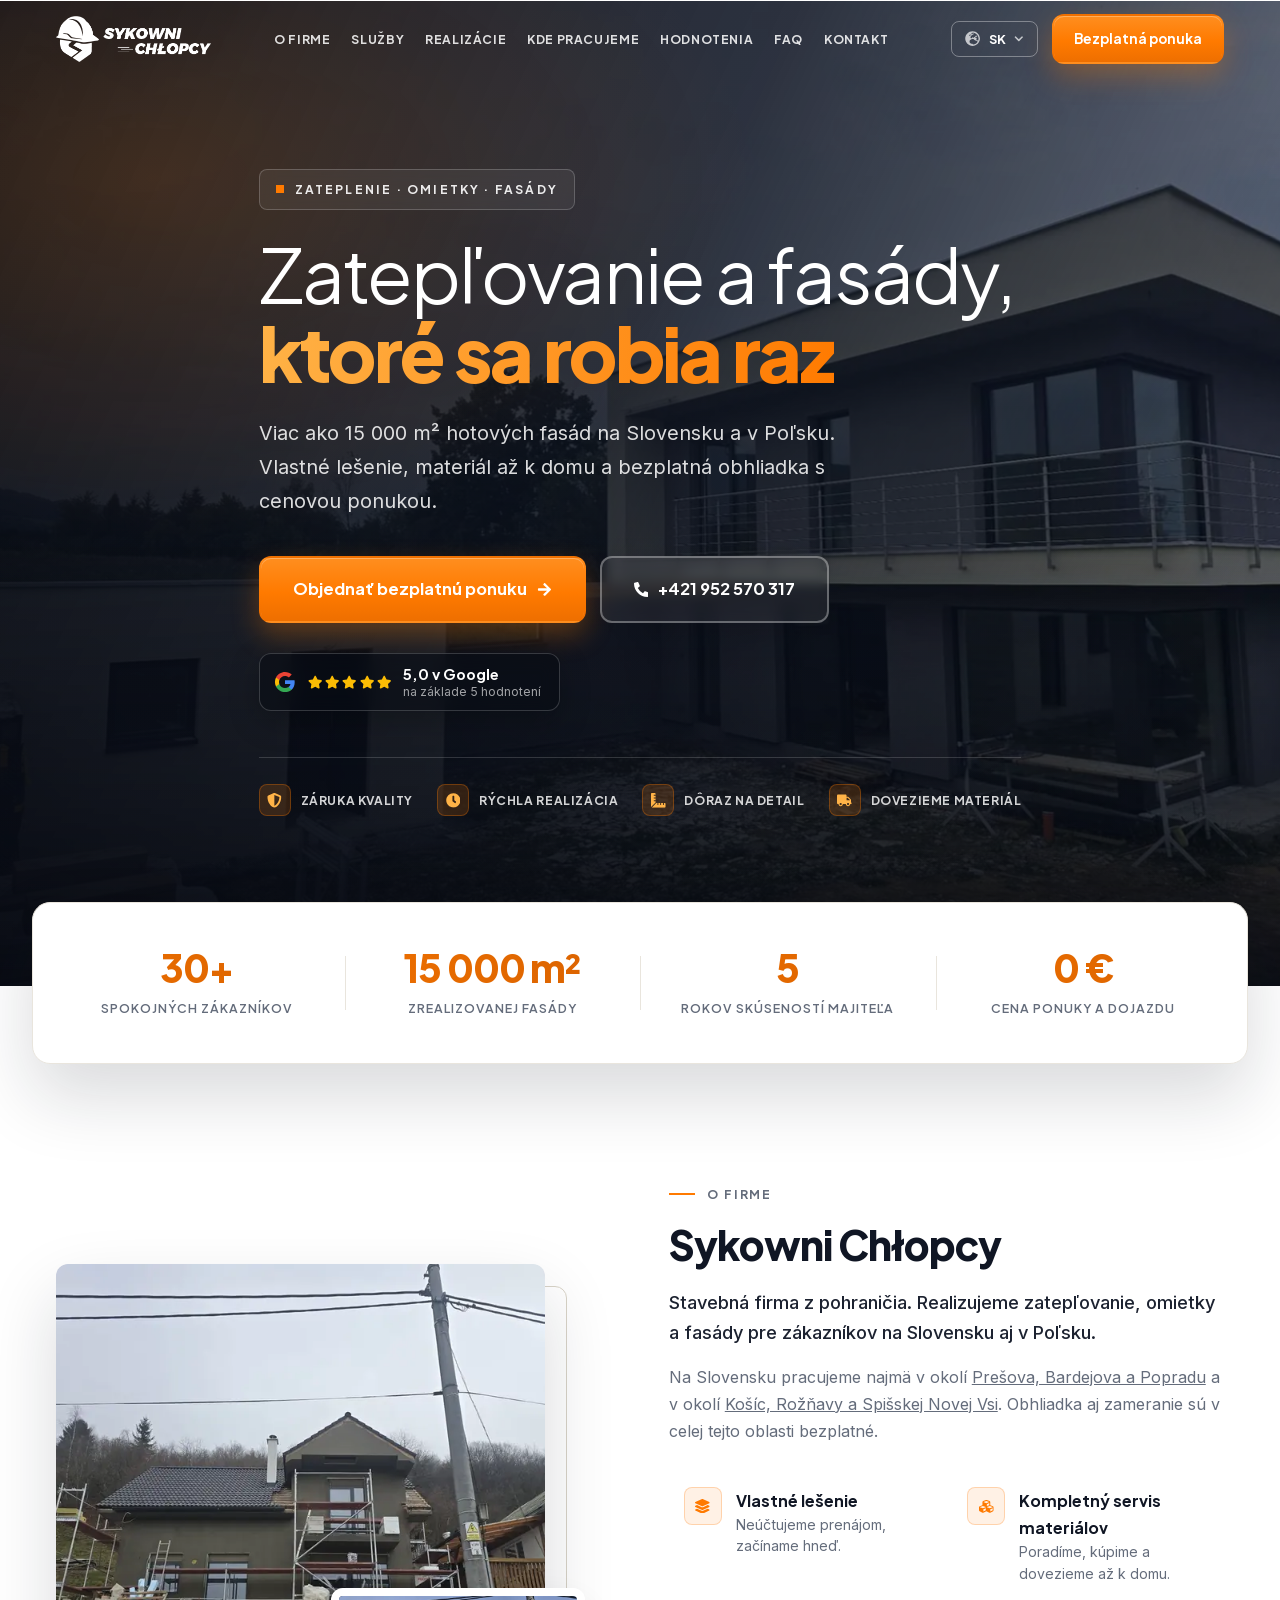
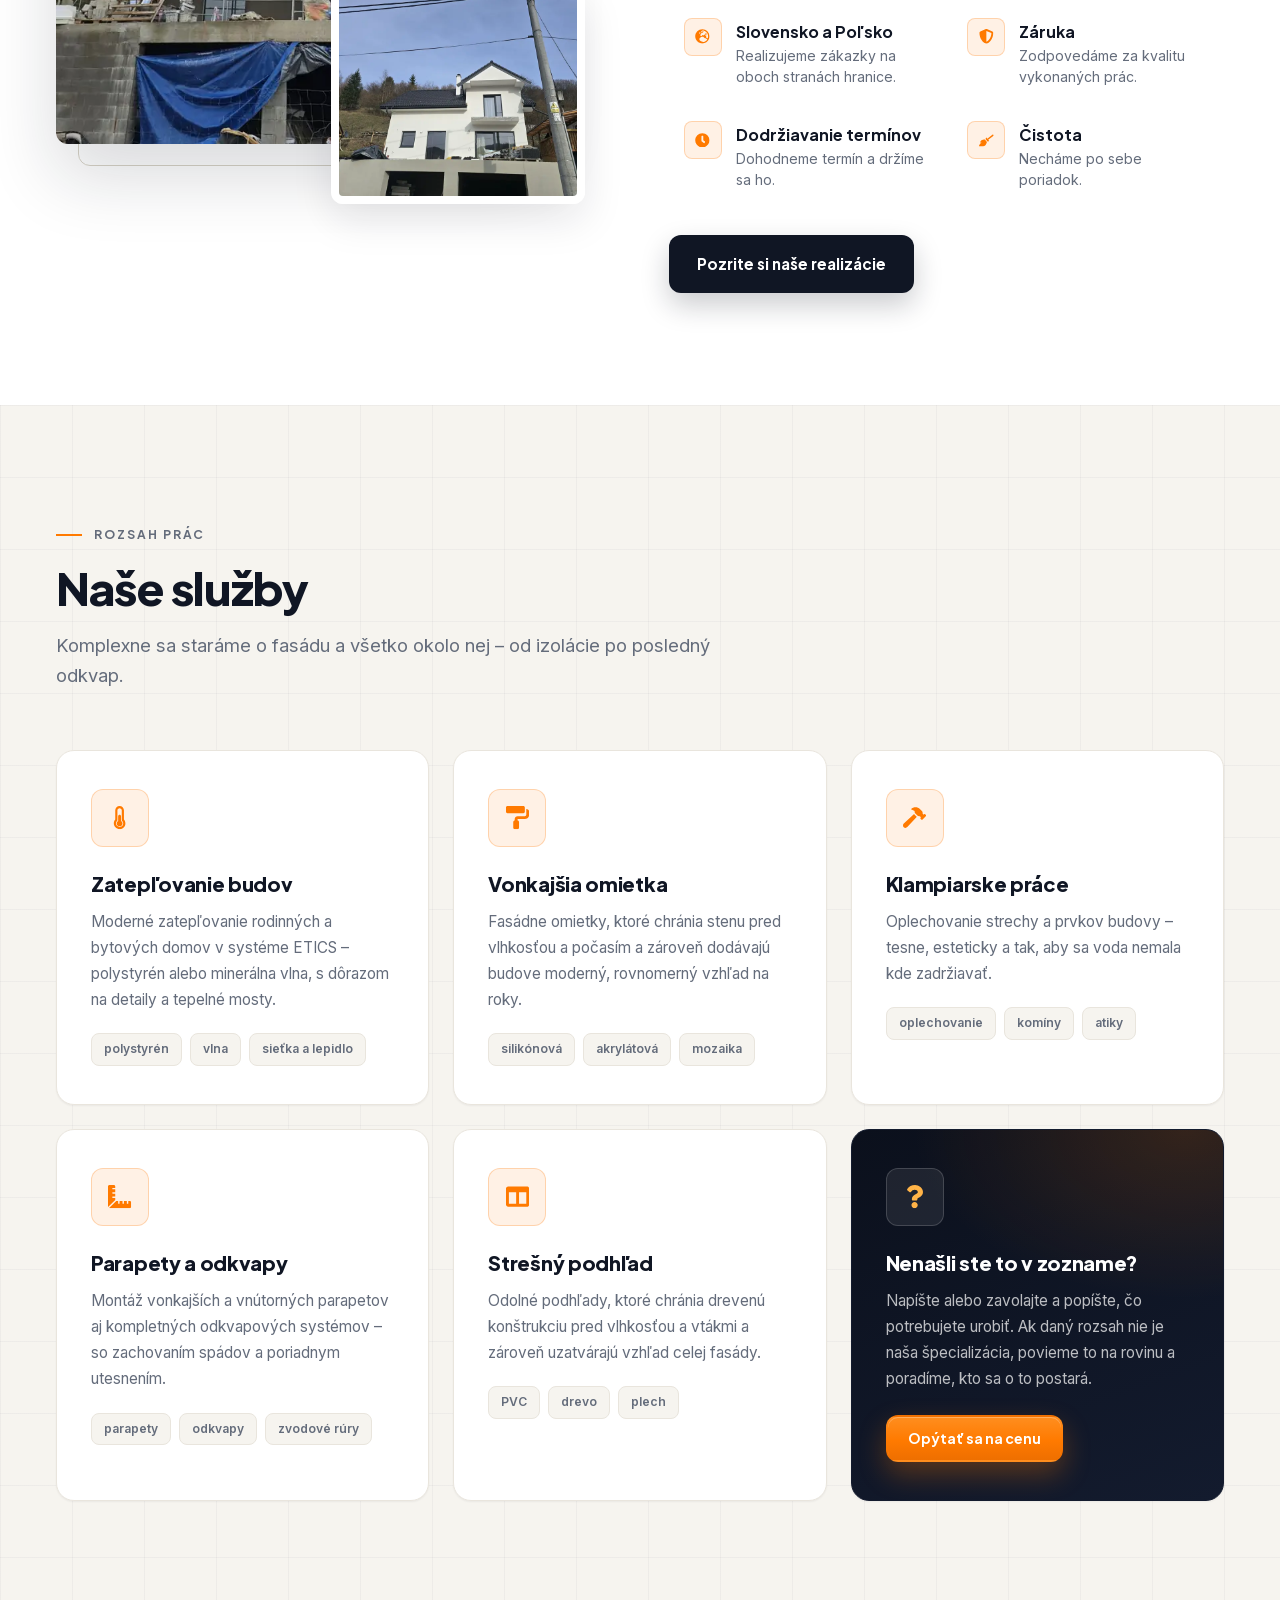
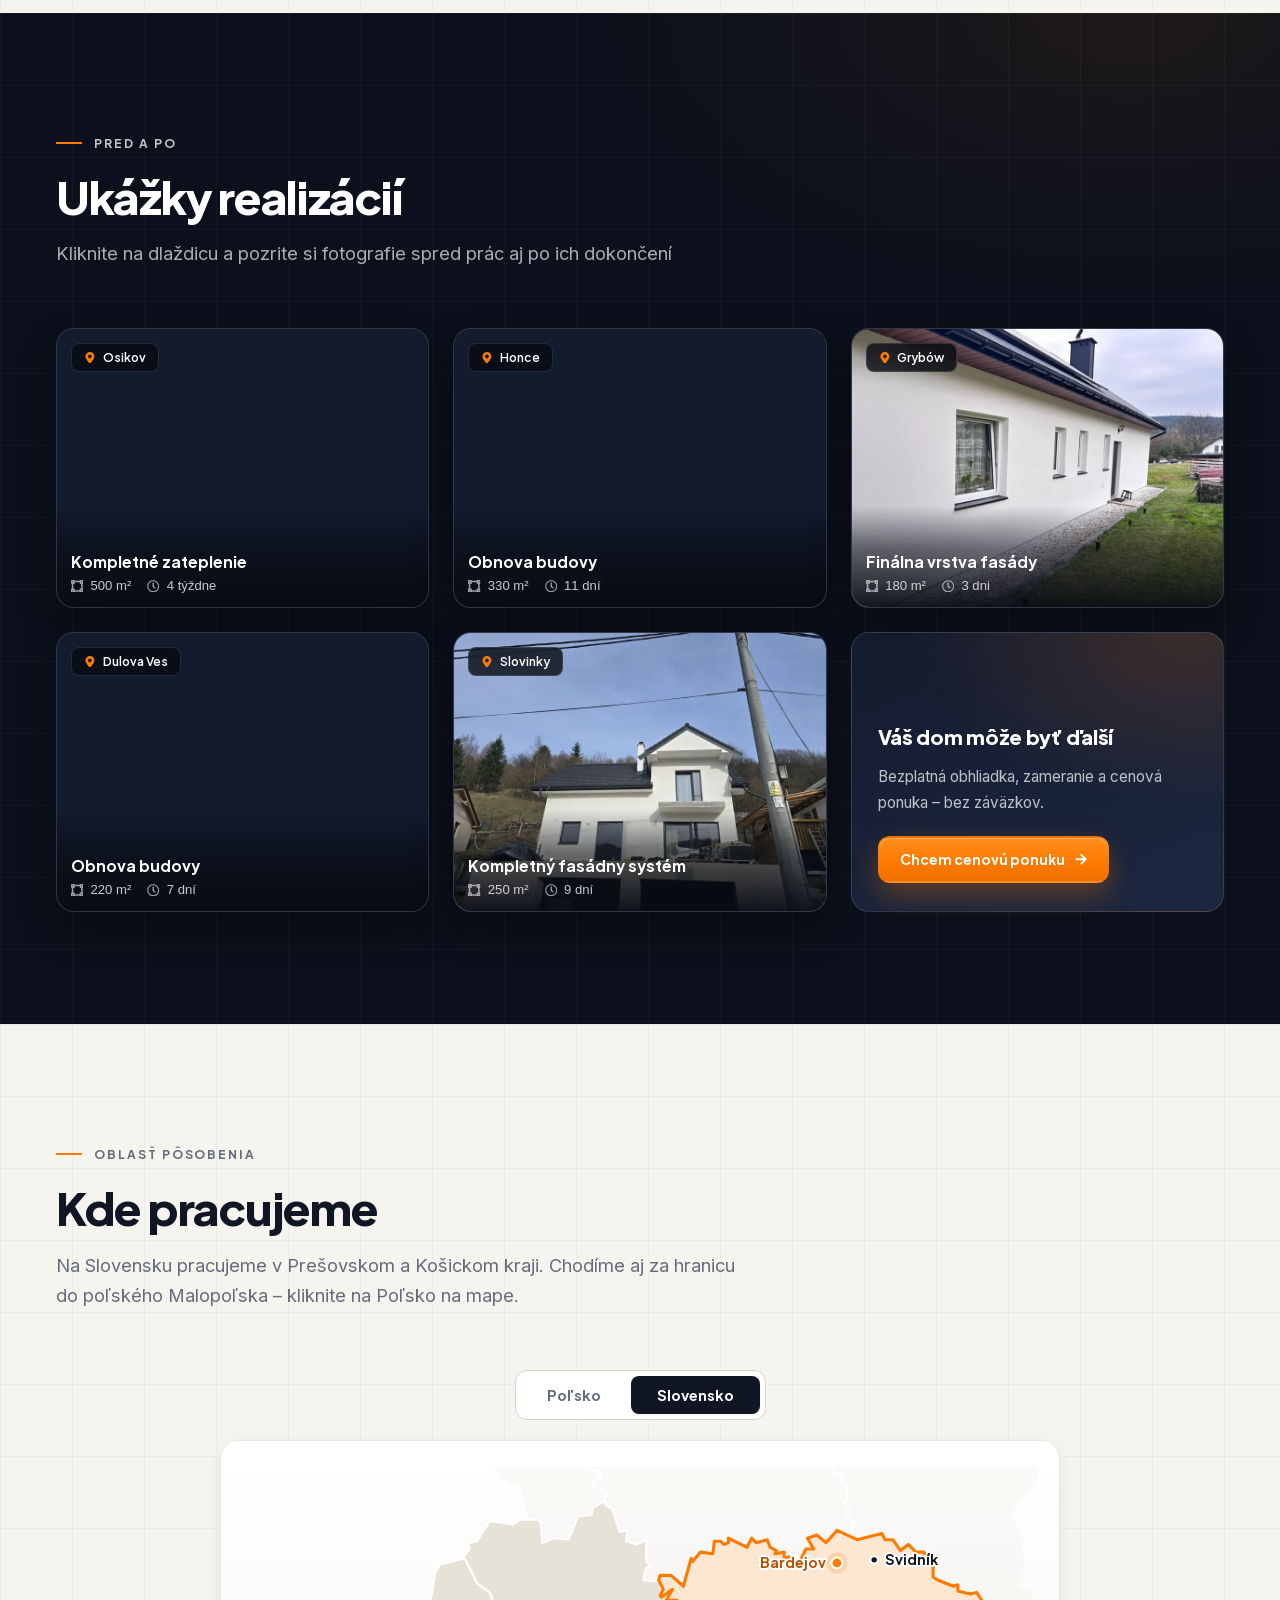
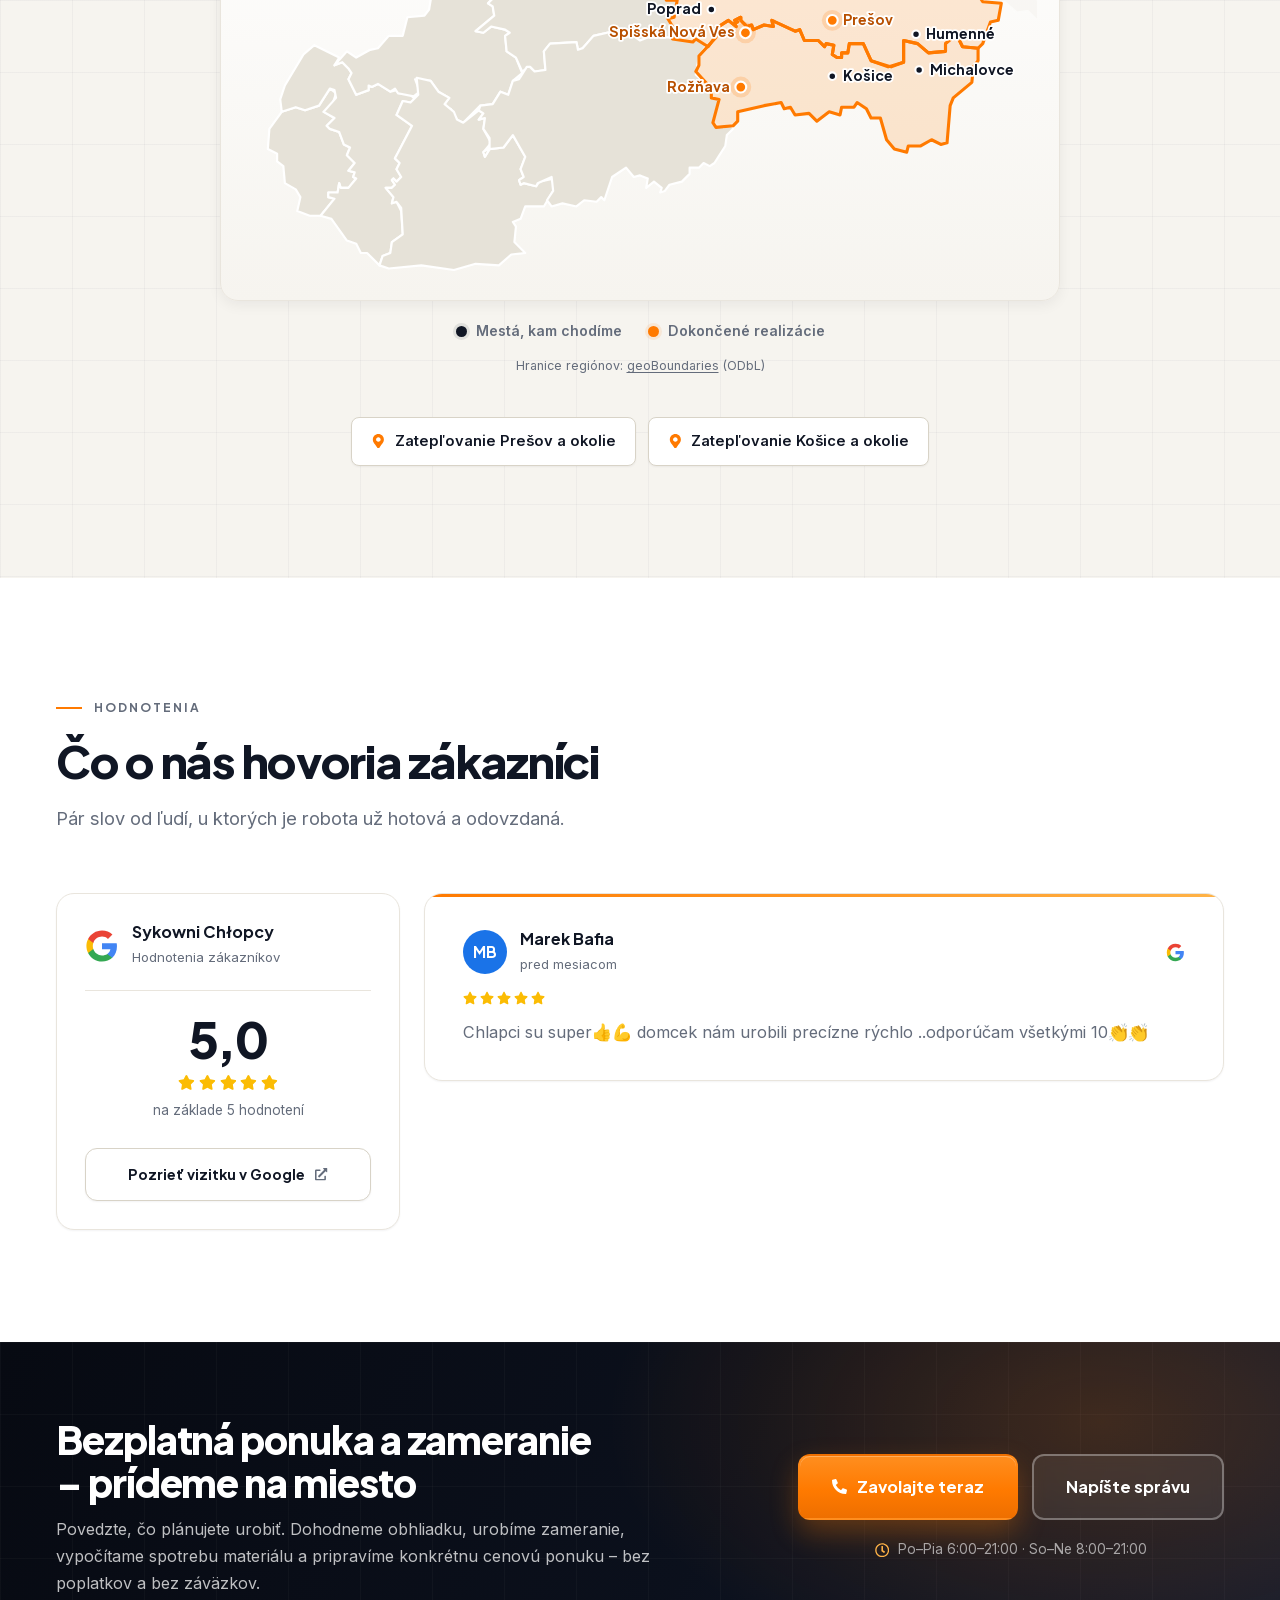
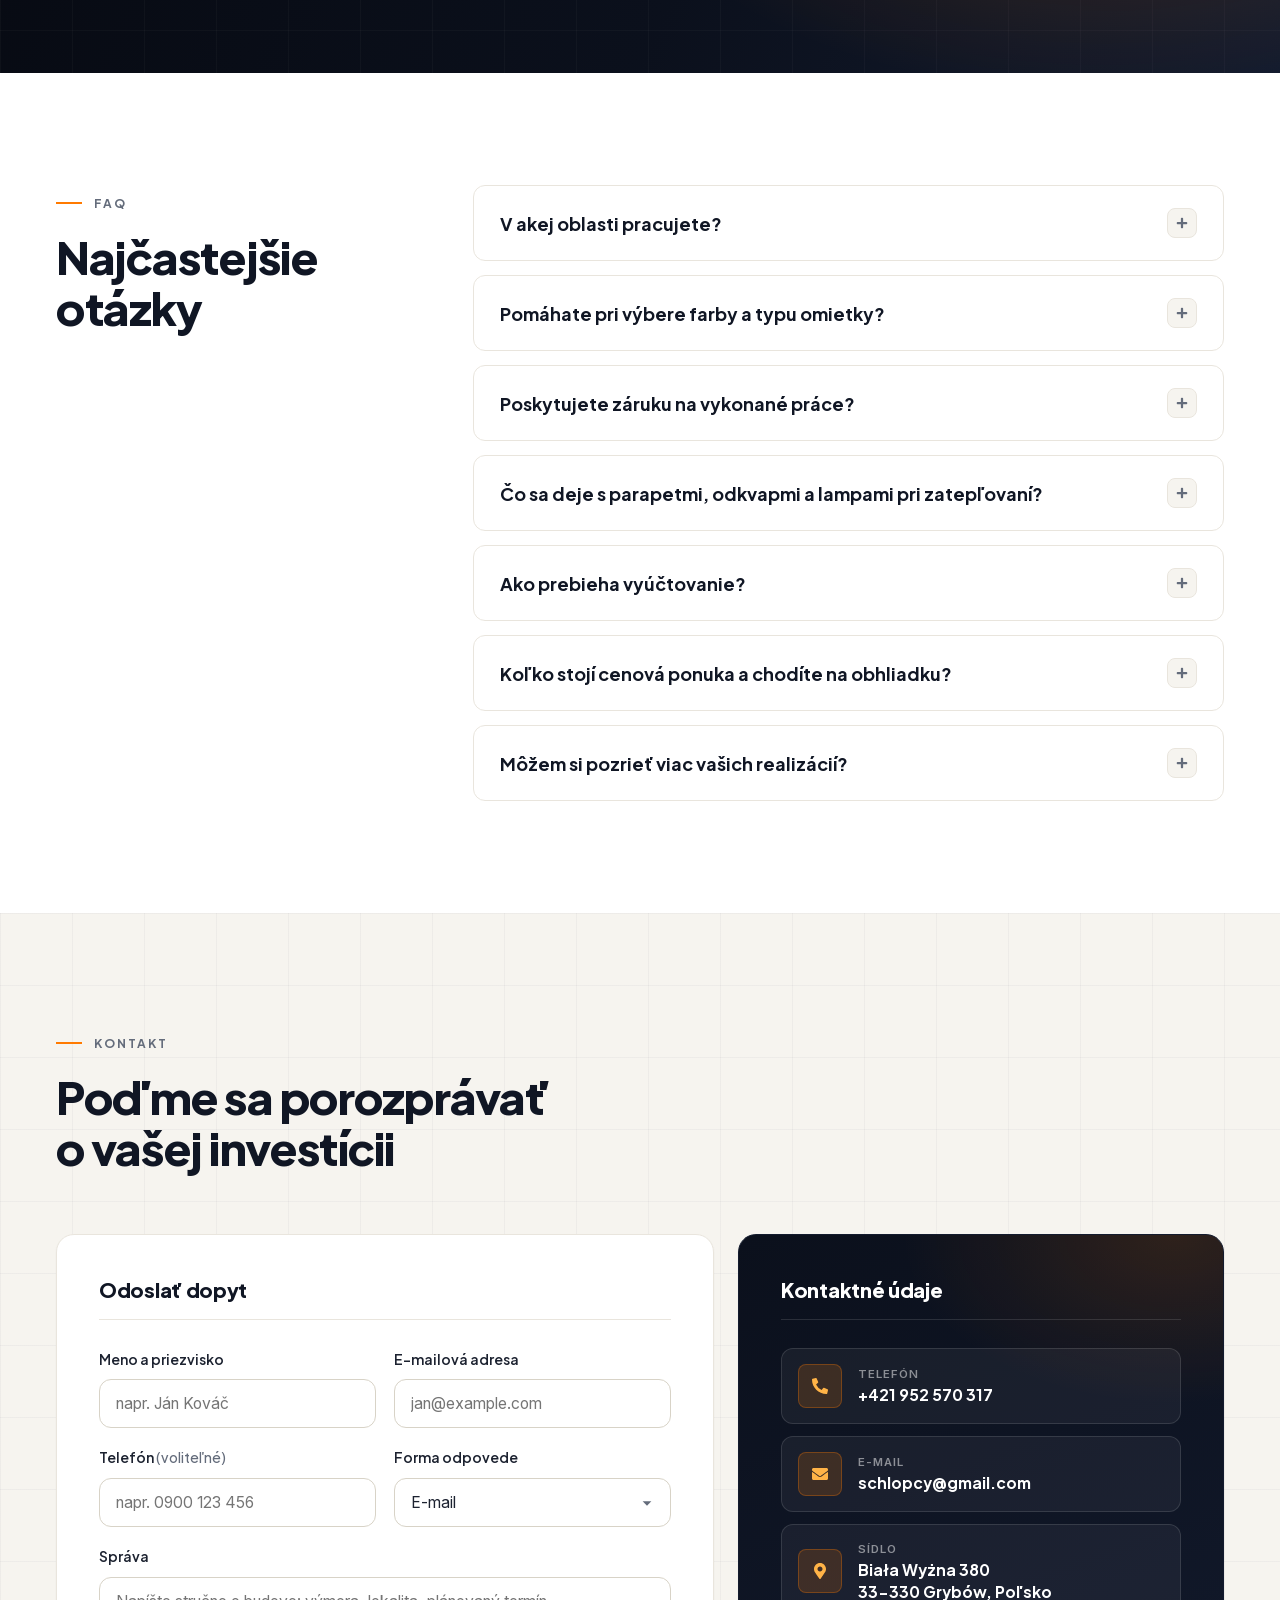
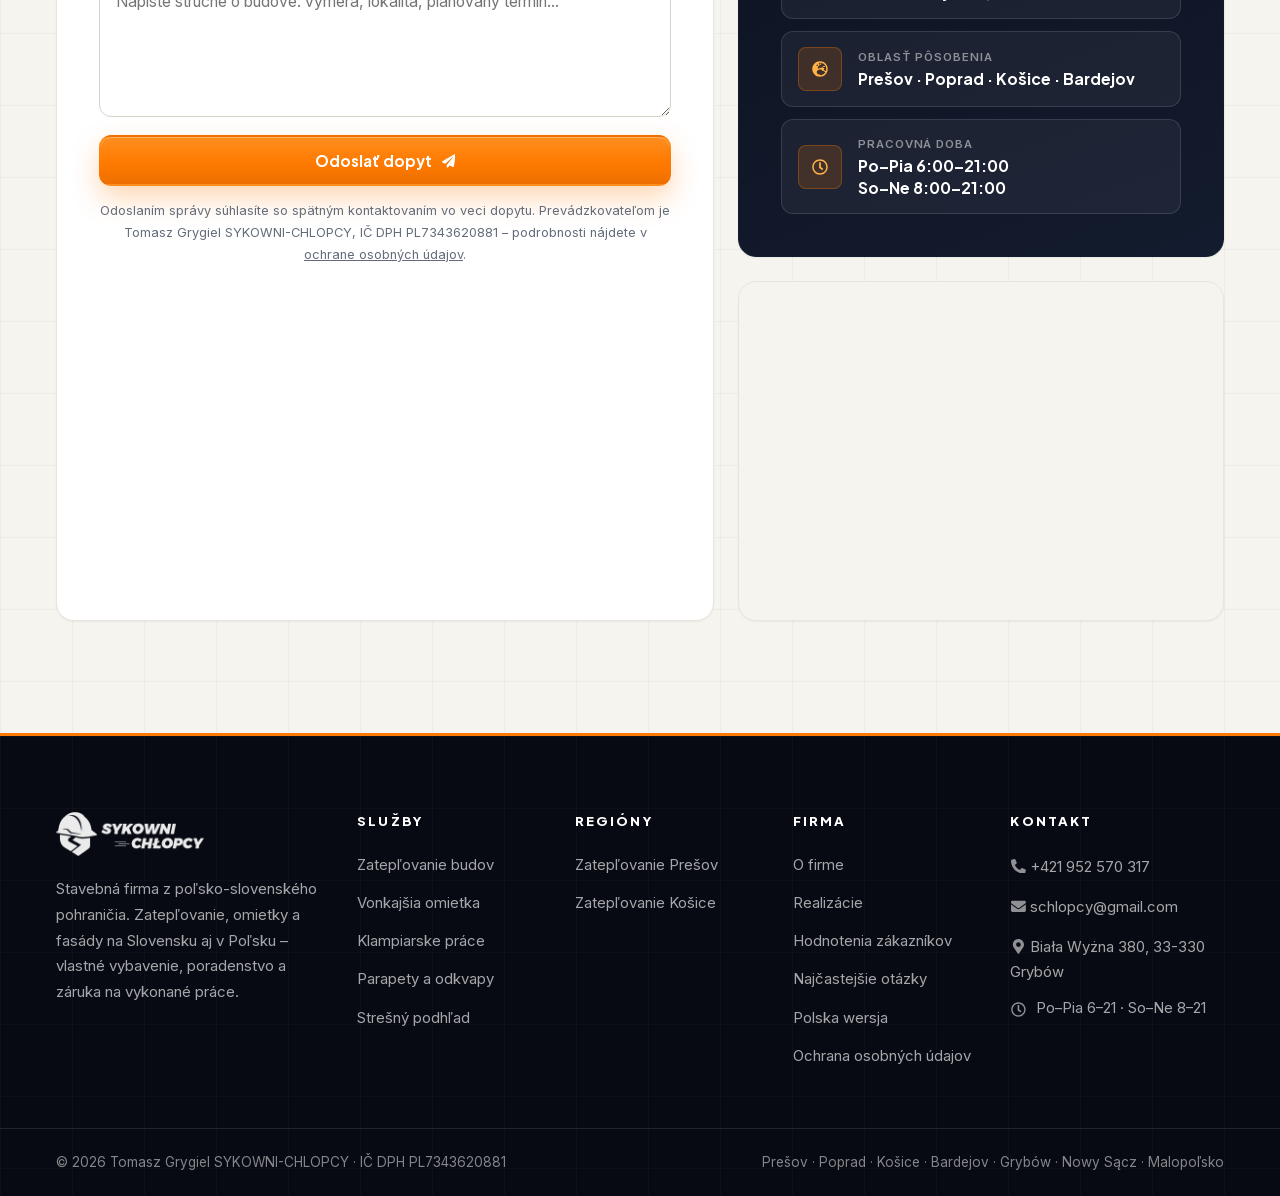
<file: index.html>
<!DOCTYPE html>
<html lang="sk">
<head>
  <meta charset="UTF-8" />
  <meta name="viewport" content="width=device-width, initial-scale=1.0" />
  <title>Zatepľovanie a fasády – Prešov, Poprad, Košice | Sykowni Chłopcy</title>
  <meta name="description" content="Zatepľovanie, omietky a fasády v Prešove, Poprade, Košiciach a Bardejove. Vlastné lešenie, materiál až k domu, záruka. Bezplatná ponuka s dojazdom." />
  <meta name="robots" content="index, follow, max-image-preview:large, max-snippet:-1" />
  <meta name="author" content="Tomasz Grygiel SYKOWNI-CHLOPCY" />
  <meta name="theme-color" content="#0B101C" />
  <meta name="format-detection" content="telephone=no" />

  <link rel="icon" href="favicon.ico" sizes="48x48" />
  <link rel="apple-touch-icon" href="apple-touch-icon.png" />
  <link rel="manifest" href="site.webmanifest" />
  <link rel="canonical" href="https://sykowni-chlopcy.sk/" />
  <link rel="alternate" hreflang="sk" href="https://sykowni-chlopcy.sk/" />
  <link rel="alternate" hreflang="pl" href="https://sykowni-chlopcy.pl/" />
  <link rel="alternate" hreflang="x-default" href="https://sykowni-chlopcy.pl/" />

  <meta property="og:type" content="website" />
  <meta property="og:locale" content="sk_SK" />
  <meta property="og:locale:alternate" content="pl_PL" />
  <meta property="og:site_name" content="Sykowni Chłopcy" />
  <meta property="og:title" content="Zatepľovanie a fasády, ktoré sa robia raz | Sykowni Chłopcy" />
  <meta property="og:description" content="Zatepľovanie, omietky a fasády na Slovensku aj v Poľsku. Vlastné lešenie, materiál až k domu, záruka a bezplatná cenová ponuka s dojazdom na miesto." />
  <meta property="og:image" content="https://sykowni-chlopcy.sk/og-image.jpg" />
  <meta property="og:image:width" content="1200" />
  <meta property="og:image:height" content="630" />
  <meta property="og:image:alt" content="Sykowni Chłopcy – dom po zateplení a dokončenej fasáde" />
  <meta property="og:url" content="https://sykowni-chlopcy.sk/" />
  <meta name="twitter:card" content="summary_large_image" />
  <meta name="twitter:title" content="Zatepľovanie a fasády, ktoré sa robia raz | Sykowni Chłopcy" />
  <meta name="twitter:description" content="Zatepľovanie, omietky a fasády na Slovensku aj v Poľsku. Bezplatná cenová ponuka s dojazdom na miesto." />
  <meta name="twitter:image" content="https://sykowni-chlopcy.sk/og-image.jpg" />

  <!-- písma stoja na našom serveri, takže sa oplatí siahnuť po nich hneď -->
  <link rel="preload" href="fonts/jakarta-var.woff2" as="font" type="font/woff2" crossorigin />
  <link rel="preload" href="fonts/inter-var.woff2" as="font" type="font/woff2" crossorigin />
  <!-- pozadie hero je najväčší prvok prvej obrazovky (LCP);
       telefón dostáva ľahší variant, aj tak ho prekrýva tmavá vrstva -->
  <link rel="preload" href="background-800.webp" as="image" type="image/webp" media="(max-width: 700px)" fetchpriority="high" />
  <link rel="preload" href="background.webp" as="image" type="image/webp" media="(min-width: 701px)" fetchpriority="high" />

  <!-- trieda .js zapína animácie príchodu; bez skriptov obsah zostáva viditeľný -->
  <script>document.documentElement.classList.add('js');</script>
  <link rel="stylesheet" href="style.css?v=79" />
  <script src="script.js?v=79" defer></script>

  <script type="application/ld+json">
  {
    "@context": "https://schema.org",
    "@graph": [
      {
        "@type": "HomeAndConstructionBusiness",
        "@id": "https://sykowni-chlopcy.sk/#firma",
        "name": "Sykowni Chłopcy",
        "legalName": "Tomasz Grygiel SYKOWNI-CHLOPCY",
        "vatID": "PL7343620881",
        "taxID": "7343620881",
        "description": "Zatepľovanie budov, vonkajšie omietky, strešné podhľady, klampiarske práce, parapety a odkvapy. Stavebné služby na Slovensku a v Poľsku.",
        "url": "https://sykowni-chlopcy.sk/",
        "telephone": "+421952570317",
        "email": "schlopcy@gmail.com",
        "foundingDate": "2024",
        "priceRange": "$$",
        "currenciesAccepted": "EUR, PLN",
        "paymentAccepted": "Hotovosť, prevod",
        "knowsLanguage": ["sk", "pl"],
        "image": "https://sykowni-chlopcy.sk/og-image.jpg",
        "logo": {
          "@type": "ImageObject",
          "url": "https://sykowni-chlopcy.sk/icon-512.png",
          "width": 512,
          "height": 512
        },
        "hasMap": "https://maps.app.goo.gl/REYcrivsohncNmFw8",
        "sameAs": [
          "https://maps.google.com/?cid=18325216394418417962",
          "https://sykowni-chlopcy.pl/"
        ],
        "address": {
          "@type": "PostalAddress",
          "streetAddress": "Biała Wyżna 380",
          "addressLocality": "Grybów",
          "addressRegion": "małopolskie",
          "postalCode": "33-330",
          "addressCountry": "PL"
        },
        "openingHoursSpecification": [
          { "@type": "OpeningHoursSpecification", "dayOfWeek": ["Monday", "Tuesday", "Wednesday", "Thursday", "Friday"], "opens": "06:00", "closes": "21:00" },
          { "@type": "OpeningHoursSpecification", "dayOfWeek": ["Saturday", "Sunday"], "opens": "08:00", "closes": "21:00" }
        ],
        "areaServed": [
          { "@type": "AdministrativeArea", "name": "Prešovský kraj" },
          { "@type": "AdministrativeArea", "name": "Košický kraj" },
          { "@type": "City", "name": "Prešov" },
          { "@type": "City", "name": "Poprad" },
          { "@type": "City", "name": "Košice" },
          { "@type": "City", "name": "Bardejov" },
          { "@type": "AdministrativeArea", "name": "Okres Gorlice" },
          { "@type": "AdministrativeArea", "name": "Okres Nowy Sącz" },
          { "@type": "City", "name": "Grybów" },
          { "@type": "City", "name": "Nowy Sącz" }
        ],
        "hasOfferCatalog": {
          "@type": "OfferCatalog",
          "name": "Stavebné služby",
          "itemListElement": [
            { "@type": "Offer", "itemOffered": { "@type": "Service", "name": "Zatepľovanie budov", "description": "Zatepľovanie rodinných a bytových domov v systéme ETICS – polystyrén alebo minerálna vlna." } },
            { "@type": "Offer", "itemOffered": { "@type": "Service", "name": "Vonkajšia omietka", "description": "Fasádne omietky silikónové, akrylátové a mozaikové." } },
            { "@type": "Offer", "itemOffered": { "@type": "Service", "name": "Klampiarske práce", "description": "Oplechovanie strechy, komínov a atík." } },
            { "@type": "Offer", "itemOffered": { "@type": "Service", "name": "Parapety a odkvapy", "description": "Montáž vonkajších a vnútorných parapetov a odkvapových systémov." } },
            { "@type": "Offer", "itemOffered": { "@type": "Service", "name": "Strešný podhľad", "description": "Podhľady z PVC, dreva a plechu, ktoré chránia konštrukciu strechy." } }
          ]
        }
      },
      {
        "@type": "WebSite",
        "@id": "https://sykowni-chlopcy.sk/#stranka",
        "url": "https://sykowni-chlopcy.sk/",
        "name": "Sykowni Chłopcy",
        "inLanguage": "sk-SK",
        "publisher": { "@id": "https://sykowni-chlopcy.sk/#firma" }
      },
      {
        "@type": "FAQPage",
        "@id": "https://sykowni-chlopcy.sk/#faq",
        "mainEntity": [
          {
            "@type": "Question",
            "name": "V akej oblasti pracujete?",
            "acceptedAnswer": { "@type": "Answer", "text": "Na Slovensku realizujeme zákazky v regióne Prešova, Popradu, Košíc a Bardejova. Na poľskej strane pôsobíme v celom Malopoľsku, najmä v okolí Grybówa a Nowého Sącza. Do úvahy prichádzajú aj vzdialenejšie výjazdy – stačí sa opýtať." }
          },
          {
            "@type": "Question",
            "name": "Pomáhate pri výbere farby a typu omietky?",
            "acceptedAnswer": { "@type": "Answer", "text": "Áno. Poradíme, aká štruktúra a farebnosť sa hodí k danej budove a ktoré riešenia sú v našom podnebí trvácnejšie. Rozhodnutie je vždy na zákazníkovi." }
          },
          {
            "@type": "Question",
            "name": "Poskytujete záruku na vykonané práce?",
            "acceptedAnswer": { "@type": "Answer", "text": "Áno. Na nami vykonané práce poskytujeme záruku – podrobnosti a rozsah dohodneme individuálne pri dojednávaní zákazky." }
          },
          {
            "@type": "Question",
            "name": "Čo sa deje s parapetmi, odkvapmi a lampami pri zatepľovaní?",
            "acceptedAnswer": { "@type": "Answer", "text": "Pred začatím prác ich demontujeme a po zateplení znova namontujeme, so zohľadnením novej hrúbky steny. Ak je niečo na výmenu, povieme to vo fáze cenovej ponuky, nie počas prác." }
          },
          {
            "@type": "Question",
            "name": "Ako prebieha vyúčtovanie?",
            "acceptedAnswer": { "@type": "Answer", "text": "Rozsah, cenu a harmonogram platieb dohodneme pred nástupom na stavbu a preberieme pri predložení cenovej ponuky. Náklady sa počas prác nenabaľujú." }
          },
          {
            "@type": "Question",
            "name": "Koľko stojí cenová ponuka a chodíte na obhliadku?",
            "acceptedAnswer": { "@type": "Answer", "text": "Cenová ponuka vrátane dojazdu a zamerania na mieste je bezplatná a k ničomu nezaväzuje." }
          },
          {
            "@type": "Question",
            "name": "Môžem si pozrieť viac vašich realizácií?",
            "acceptedAnswer": { "@type": "Answer", "text": "Časť fotografií pred a po nájdete v galérii realizácií na stránke. Ďalšie fotky podobných budov posielame na požiadanie po telefonickom kontakte." }
          }
        ]
      }
    ]
  }
  </script>
</head>
<body id="top">

<!-- Sada ikon: Font Awesome Free 5.15.4 (CC BY 4.0), vybrané len tie,
     ktoré stránka naozaj používa. Vložené priamo v HTML, aby boli ikony
     viditeľné od prvej snímky a bez dopytu na cudzí server. -->
<svg xmlns="http://www.w3.org/2000/svg" class="icon-sprite" aria-hidden="true" focusable="false">
  <symbol id="i-images" viewBox="0 0 576 512"><path d="M480 416v16c0 26.51-21.49 48-48 48H48c-26.51 0-48-21.49-48-48V176c0-26.51 21.49-48 48-48h16v208c0 44.112 35.888 80 80 80h336zm96-80V80c0-26.51-21.49-48-48-48H144c-26.51 0-48 21.49-48 48v256c0 26.51 21.49 48 48 48h384c26.51 0 48-21.49 48-48zM256 128c0 26.51-21.49 48-48 48s-48-21.49-48-48 21.49-48 48-48 48 21.49 48 48zm-96 144l55.515-55.515c4.686-4.686 12.284-4.686 16.971 0L272 256l135.515-135.515c4.686-4.686 12.284-4.686 16.971 0L512 208v112H160v-48z"/></symbol>
  <symbol id="i-search-plus" viewBox="0 0 512 512"><path d="M304 192v32c0 6.6-5.4 12-12 12h-56v56c0 6.6-5.4 12-12 12h-32c-6.6 0-12-5.4-12-12v-56h-56c-6.6 0-12-5.4-12-12v-32c0-6.6 5.4-12 12-12h56v-56c0-6.6 5.4-12 12-12h32c6.6 0 12 5.4 12 12v56h56c6.6 0 12 5.4 12 12zm201 284.7L476.7 505c-9.4 9.4-24.6 9.4-33.9 0L343 405.3c-4.5-4.5-7-10.6-7-17V372c-35.3 27.6-79.7 44-128 44C93.1 416 0 322.9 0 208S93.1 0 208 0s208 93.1 208 208c0 48.3-16.4 92.7-44 128h16.3c6.4 0 12.5 2.5 17 7l99.7 99.7c9.3 9.4 9.3 24.6 0 34zM344 208c0-75.2-60.8-136-136-136S72 132.8 72 208s60.8 136 136 136 136-60.8 136-136z"/></symbol>
  <symbol id="i-star" viewBox="0 0 576 512"><path d="M259.3 17.8L194 150.2 47.9 171.5c-26.2 3.8-36.7 36.1-17.7 54.6l105.7 103-25 145.5c-4.5 26.3 23.2 46 46.4 33.7L288 439.6l130.7 68.7c23.2 12.2 50.9-7.4 46.4-33.7l-25-145.5 105.7-103c19-18.5 8.5-50.8-17.7-54.6L382 150.2 316.7 17.8c-11.7-23.6-45.6-23.9-57.4 0z"/></symbol>
  <symbol id="i-plus" viewBox="0 0 448 512"><path d="M416 208H272V64c0-17.67-14.33-32-32-32h-32c-17.67 0-32 14.33-32 32v144H32c-17.67 0-32 14.33-32 32v32c0 17.67 14.33 32 32 32h144v144c0 17.67 14.33 32 32 32h32c17.67 0 32-14.33 32-32V304h144c17.67 0 32-14.33 32-32v-32c0-17.67-14.33-32-32-32z"/></symbol>
  <symbol id="i-phone-alt" viewBox="0 0 512 512"><path d="M497.39 361.8l-112-48a24 24 0 0 0-28 6.9l-49.6 60.6A370.66 370.66 0 0 1 130.6 204.11l60.6-49.6a23.94 23.94 0 0 0 6.9-28l-48-112A24.16 24.16 0 0 0 122.6.61l-104 24A24 24 0 0 0 0 48c0 256.5 207.9 464 464 464a24 24 0 0 0 23.4-18.6l24-104a24.29 24.29 0 0 0-14.01-27.6z"/></symbol>
  <symbol id="i-map-marker-alt" viewBox="0 0 384 512"><path d="M172.268 501.67C26.97 291.031 0 269.413 0 192 0 85.961 85.961 0 192 0s192 85.961 192 192c0 77.413-26.97 99.031-172.268 309.67-9.535 13.774-29.93 13.773-39.464 0zM192 272c44.183 0 80-35.817 80-80s-35.817-80-80-80-80 35.817-80 80 35.817 80 80 80z"/></symbol>
  <symbol id="i-envelope" viewBox="0 0 512 512"><path d="M502.3 190.8c3.9-3.1 9.7-.2 9.7 4.7V400c0 26.5-21.5 48-48 48H48c-26.5 0-48-21.5-48-48V195.6c0-5 5.7-7.8 9.7-4.7 22.4 17.4 52.1 39.5 154.1 113.6 21.1 15.4 56.7 47.8 92.2 47.6 35.7.3 72-32.8 92.3-47.6 102-74.1 131.6-96.3 154-113.7zM256 320c23.2.4 56.6-29.2 73.4-41.4 132.7-96.3 142.8-104.7 173.4-128.7 5.8-4.5 9.2-11.5 9.2-18.9v-19c0-26.5-21.5-48-48-48H48C21.5 64 0 85.5 0 112v19c0 7.4 3.4 14.3 9.2 18.9 30.6 23.9 40.7 32.4 173.4 128.7 16.8 12.2 50.2 41.8 73.4 41.4z"/></symbol>
  <symbol id="i-arrow-right" viewBox="0 0 448 512"><path d="M190.5 66.9l22.2-22.2c9.4-9.4 24.6-9.4 33.9 0L441 239c9.4 9.4 9.4 24.6 0 33.9L246.6 467.3c-9.4 9.4-24.6 9.4-33.9 0l-22.2-22.2c-9.5-9.5-9.3-25 .4-34.3L311.4 296H24c-13.3 0-24-10.7-24-24v-32c0-13.3 10.7-24 24-24h287.4L190.9 101.2c-9.8-9.3-10-24.8-.4-34.3z"/></symbol>
  <symbol id="i-vector-square" viewBox="0 0 512 512"><path d="M512 128V32c0-17.67-14.33-32-32-32h-96c-17.67 0-32 14.33-32 32H160c0-17.67-14.33-32-32-32H32C14.33 0 0 14.33 0 32v96c0 17.67 14.33 32 32 32v192c-17.67 0-32 14.33-32 32v96c0 17.67 14.33 32 32 32h96c17.67 0 32-14.33 32-32h192c0 17.67 14.33 32 32 32h96c17.67 0 32-14.33 32-32v-96c0-17.67-14.33-32-32-32V160c17.67 0 32-14.33 32-32zm-96-64h32v32h-32V64zM64 64h32v32H64V64zm32 384H64v-32h32v32zm352 0h-32v-32h32v32zm-32-96h-32c-17.67 0-32 14.33-32 32v32H160v-32c0-17.67-14.33-32-32-32H96V160h32c17.67 0 32-14.33 32-32V96h192v32c0 17.67 14.33 32 32 32h32v192z"/></symbol>
  <symbol id="i-shield-alt" viewBox="0 0 512 512"><path d="M466.5 83.7l-192-80a48.15 48.15 0 0 0-36.9 0l-192 80C27.7 91.1 16 108.6 16 128c0 198.5 114.5 335.7 221.5 380.3 11.8 4.9 25.1 4.9 36.9 0C360.1 472.6 496 349.3 496 128c0-19.4-11.7-36.9-29.5-44.3zM256.1 446.3l-.1-381 175.9 73.3c-3.3 151.4-82.1 261.1-175.8 307.7z"/></symbol>
  <symbol id="i-ruler-combined" viewBox="0 0 512 512"><path d="M160 288h-56c-4.42 0-8-3.58-8-8v-16c0-4.42 3.58-8 8-8h56v-64h-56c-4.42 0-8-3.58-8-8v-16c0-4.42 3.58-8 8-8h56V96h-56c-4.42 0-8-3.58-8-8V72c0-4.42 3.58-8 8-8h56V32c0-17.67-14.33-32-32-32H32C14.33 0 0 14.33 0 32v448c0 2.77.91 5.24 1.57 7.8L160 329.38V288zm320 64h-32v56c0 4.42-3.58 8-8 8h-16c-4.42 0-8-3.58-8-8v-56h-64v56c0 4.42-3.58 8-8 8h-16c-4.42 0-8-3.58-8-8v-56h-64v56c0 4.42-3.58 8-8 8h-16c-4.42 0-8-3.58-8-8v-56h-41.37L24.2 510.43c2.56.66 5.04 1.57 7.8 1.57h448c17.67 0 32-14.33 32-32v-96c0-17.67-14.33-32-32-32z"/></symbol>
  <symbol id="i-globe-europe" viewBox="0 0 496 512"><path d="M248 8C111 8 0 119 0 256s111 248 248 248 248-111 248-248S385 8 248 8zm200 248c0 22.5-3.9 44.2-10.8 64.4h-20.3c-4.3 0-8.4-1.7-11.4-4.8l-32-32.6c-4.5-4.6-4.5-12.1.1-16.7l12.5-12.5v-8.7c0-3-1.2-5.9-3.3-8l-9.4-9.4c-2.1-2.1-5-3.3-8-3.3h-16c-6.2 0-11.3-5.1-11.3-11.3 0-3 1.2-5.9 3.3-8l9.4-9.4c2.1-2.1 5-3.3 8-3.3h32c6.2 0 11.3-5.1 11.3-11.3v-9.4c0-6.2-5.1-11.3-11.3-11.3h-36.7c-8.8 0-16 7.2-16 16v4.5c0 6.9-4.4 13-10.9 15.2l-31.6 10.5c-3.3 1.1-5.5 4.1-5.5 7.6v2.2c0 4.4-3.6 8-8 8h-16c-4.4 0-8-3.6-8-8s-3.6-8-8-8H247c-3 0-5.8 1.7-7.2 4.4l-9.4 18.7c-2.7 5.4-8.2 8.8-14.3 8.8H194c-8.8 0-16-7.2-16-16V199c0-4.2 1.7-8.3 4.7-11.3l20.1-20.1c4.6-4.6 7.2-10.9 7.2-17.5 0-3.4 2.2-6.5 5.5-7.6l40-13.3c1.7-.6 3.2-1.5 4.4-2.7l26.8-26.8c2.1-2.1 3.3-5 3.3-8 0-6.2-5.1-11.3-11.3-11.3H258l-16 16v8c0 4.4-3.6 8-8 8h-16c-4.4 0-8-3.6-8-8v-20c0-2.5 1.2-4.9 3.2-6.4l28.9-21.7c1.9-.1 3.8-.3 5.7-.3C358.3 56 448 145.7 448 256zM130.1 149.1c0-3 1.2-5.9 3.3-8l25.4-25.4c2.1-2.1 5-3.3 8-3.3 6.2 0 11.3 5.1 11.3 11.3v16c0 3-1.2 5.9-3.3 8l-9.4 9.4c-2.1 2.1-5 3.3-8 3.3h-16c-6.2 0-11.3-5.1-11.3-11.3zm128 306.4v-7.1c0-8.8-7.2-16-16-16h-20.2c-10.8 0-26.7-5.3-35.4-11.8l-22.2-16.7c-11.5-8.6-18.2-22.1-18.2-36.4v-23.9c0-16 8.4-30.8 22.1-39l42.9-25.7c7.1-4.2 15.2-6.5 23.4-6.5h31.2c10.9 0 21.4 3.9 29.6 10.9l43.2 37.1h18.3c8.5 0 16.6 3.4 22.6 9.4l17.3 17.3c3.4 3.4 8.1 5.3 12.9 5.3H423c-32.4 58.9-93.8 99.5-164.9 103.1z"/></symbol>
  <symbol id="i-cubes" viewBox="0 0 512 512"><path d="M488.6 250.2L392 214V105.5c0-15-9.3-28.4-23.4-33.7l-100-37.5c-8.1-3.1-17.1-3.1-25.3 0l-100 37.5c-14.1 5.3-23.4 18.7-23.4 33.7V214l-96.6 36.2C9.3 255.5 0 268.9 0 283.9V394c0 13.6 7.7 26.1 19.9 32.2l100 50c10.1 5.1 22.1 5.1 32.2 0l103.9-52 103.9 52c10.1 5.1 22.1 5.1 32.2 0l100-50c12.2-6.1 19.9-18.6 19.9-32.2V283.9c0-15-9.3-28.4-23.4-33.7zM358 214.8l-85 31.9v-68.2l85-37v73.3zM154 104.1l102-38.2 102 38.2v.6l-102 41.4-102-41.4v-.6zm84 291.1l-85 42.5v-79.1l85-38.8v75.4zm0-112l-102 41.4-102-41.4v-.6l102-38.2 102 38.2v.6zm240 112l-85 42.5v-79.1l85-38.8v75.4zm0-112l-102 41.4-102-41.4v-.6l102-38.2 102 38.2v.6z"/></symbol>
  <symbol id="i-clock" viewBox="0 0 512 512"><path d="M256,8C119,8,8,119,8,256S119,504,256,504,504,393,504,256,393,8,256,8Zm92.49,313h0l-20,25a16,16,0,0,1-22.49,2.5h0l-67-49.72a40,40,0,0,1-15-31.23V112a16,16,0,0,1,16-16h32a16,16,0,0,1,16,16V256l58,42.5A16,16,0,0,1,348.49,321Z"/></symbol>
  <symbol id="i-chevron-right" viewBox="0 0 320 512"><path d="M285.476 272.971L91.132 467.314c-9.373 9.373-24.569 9.373-33.941 0l-22.667-22.667c-9.357-9.357-9.375-24.522-.04-33.901L188.505 256 34.484 101.255c-9.335-9.379-9.317-24.544.04-33.901l22.667-22.667c9.373-9.373 24.569-9.373 33.941 0L285.475 239.03c9.373 9.372 9.373 24.568.001 33.941z"/></symbol>
  <symbol id="i-chevron-left" viewBox="0 0 320 512"><path d="M34.52 239.03L228.87 44.69c9.37-9.37 24.57-9.37 33.94 0l22.67 22.67c9.36 9.36 9.37 24.52.04 33.9L131.49 256l154.02 154.75c9.34 9.38 9.32 24.54-.04 33.9l-22.67 22.67c-9.37 9.37-24.57 9.37-33.94 0L34.52 272.97c-9.37-9.37-9.37-24.57 0-33.94z"/></symbol>
  <symbol id="i-broom" viewBox="0 0 640 512"><path d="M256.47 216.77l86.73 109.18s-16.6 102.36-76.57 150.12C206.66 523.85 0 510.19 0 510.19s3.8-23.14 11-55.43l94.62-112.17c3.97-4.7-.87-11.62-6.65-9.5l-60.4 22.09c14.44-41.66 32.72-80.04 54.6-97.47 59.97-47.76 163.3-40.94 163.3-40.94zM636.53 31.03l-19.86-25c-5.49-6.9-15.52-8.05-22.41-2.56l-232.48 177.8-34.14-42.97c-5.09-6.41-15.14-5.21-18.59 2.21l-25.33 54.55 86.73 109.18 58.8-12.45c8-1.69 11.42-11.2 6.34-17.6l-34.09-42.92 232.48-177.8c6.89-5.48 8.04-15.53 2.55-22.44z"/></symbol>
  <symbol id="i-truck" viewBox="0 0 640 512"><path d="M624 352h-16V243.9c0-12.7-5.1-24.9-14.1-33.9L494 110.1c-9-9-21.2-14.1-33.9-14.1H416V48c0-26.5-21.5-48-48-48H48C21.5 0 0 21.5 0 48v320c0 26.5 21.5 48 48 48h16c0 53 43 96 96 96s96-43 96-96h128c0 53 43 96 96 96s96-43 96-96h48c8.8 0 16-7.2 16-16v-32c0-8.8-7.2-16-16-16zM160 464c-26.5 0-48-21.5-48-48s21.5-48 48-48 48 21.5 48 48-21.5 48-48 48zm320 0c-26.5 0-48-21.5-48-48s21.5-48 48-48 48 21.5 48 48-21.5 48-48 48zm80-208H416V144h44.1l99.9 99.9V256z"/></symbol>
  <symbol id="i-tools" viewBox="0 0 512 512"><path d="M501.1 395.7L384 278.6c-23.1-23.1-57.6-27.6-85.4-13.9L192 158.1V96L64 0 0 64l96 128h62.1l106.6 106.6c-13.6 27.8-9.2 62.3 13.9 85.4l117.1 117.1c14.6 14.6 38.2 14.6 52.7 0l52.7-52.7c14.5-14.6 14.5-38.2 0-52.7zM331.7 225c28.3 0 54.9 11 74.9 31l19.4 19.4c15.8-6.9 30.8-16.5 43.8-29.5 37.1-37.1 49.7-89.3 37.9-136.7-2.2-9-13.5-12.1-20.1-5.5l-74.4 74.4-67.9-11.3L334 98.9l74.4-74.4c6.6-6.6 3.4-17.9-5.7-20.2-47.4-11.7-99.6.9-136.6 37.9-28.5 28.5-41.9 66.1-41.2 103.6l82.1 82.1c8.1-1.9 16.5-2.9 24.7-2.9zm-103.9 82l-56.7-56.7L18.7 402.8c-25 25-25 65.5 0 90.5s65.5 25 90.5 0l123.6-123.6c-7.6-19.9-9.9-41.6-5-62.7zM64 472c-13.2 0-24-10.8-24-24 0-13.3 10.7-24 24-24s24 10.7 24 24c0 13.2-10.7 24-24 24z"/></symbol>
  <symbol id="i-times" viewBox="0 0 352 512"><path d="M242.72 256l100.07-100.07c12.28-12.28 12.28-32.19 0-44.48l-22.24-22.24c-12.28-12.28-32.19-12.28-44.48 0L176 189.28 75.93 89.21c-12.28-12.28-32.19-12.28-44.48 0L9.21 111.45c-12.28 12.28-12.28 32.19 0 44.48L109.28 256 9.21 356.07c-12.28 12.28-12.28 32.19 0 44.48l22.24 22.24c12.28 12.28 32.2 12.28 44.48 0L176 322.72l100.07 100.07c12.28 12.28 32.2 12.28 44.48 0l22.24-22.24c12.28-12.28 12.28-32.19 0-44.48L242.72 256z"/></symbol>
  <symbol id="i-thermometer-half" viewBox="0 0 256 512"><path d="M192 384c0 35.346-28.654 64-64 64s-64-28.654-64-64c0-23.685 12.876-44.349 32-55.417V224c0-17.673 14.327-32 32-32s32 14.327 32 32v104.583c19.124 11.068 32 31.732 32 55.417zm32-84.653c19.912 22.563 32 52.194 32 84.653 0 70.696-57.303 128-128 128-.299 0-.609-.001-.909-.003C56.789 511.509-.357 453.636.002 383.333.166 351.135 12.225 321.755 32 299.347V96c0-53.019 42.981-96 96-96s96 42.981 96 96v203.347zM208 384c0-34.339-19.37-52.19-32-66.502V96c0-26.467-21.533-48-48-48S80 69.533 80 96v221.498c-12.732 14.428-31.825 32.1-31.999 66.08-.224 43.876 35.563 80.116 79.423 80.42L128 464c44.112 0 80-35.888 80-80z"/></symbol>
  <symbol id="i-question" viewBox="0 0 384 512"><path d="M202.021 0C122.202 0 70.503 32.703 29.914 91.026c-7.363 10.58-5.093 25.086 5.178 32.874l43.138 32.709c10.373 7.865 25.132 6.026 33.253-4.148 25.049-31.381 43.63-49.449 82.757-49.449 30.764 0 68.816 19.799 68.816 49.631 0 22.552-18.617 34.134-48.993 51.164-35.423 19.86-82.299 44.576-82.299 106.405V320c0 13.255 10.745 24 24 24h72.471c13.255 0 24-10.745 24-24v-5.773c0-42.86 125.268-44.645 125.268-160.627C377.504 66.256 286.902 0 202.021 0zM192 373.459c-38.196 0-69.271 31.075-69.271 69.271 0 38.195 31.075 69.27 69.271 69.27s69.271-31.075 69.271-69.271-31.075-69.27-69.271-69.27z"/></symbol>
  <symbol id="i-paper-plane" viewBox="0 0 512 512"><path d="M476 3.2L12.5 270.6c-18.1 10.4-15.8 35.6 2.2 43.2L121 358.4l287.3-253.2c5.5-4.9 13.3 2.6 8.6 8.3L176 407v80.5c0 23.6 28.5 32.9 42.5 15.8L282 426l124.6 52.2c14.2 6 30.4-2.9 33-18.2l72-432C515 7.8 493.3-6.8 476 3.2z"/></symbol>
  <symbol id="i-paint-roller" viewBox="0 0 512 512"><path d="M416 128V32c0-17.67-14.33-32-32-32H32C14.33 0 0 14.33 0 32v96c0 17.67 14.33 32 32 32h352c17.67 0 32-14.33 32-32zm32-64v128c0 17.67-14.33 32-32 32H256c-35.35 0-64 28.65-64 64v32c-17.67 0-32 14.33-32 32v128c0 17.67 14.33 32 32 32h64c17.67 0 32-14.33 32-32V352c0-17.67-14.33-32-32-32v-32h160c53.02 0 96-42.98 96-96v-64c0-35.35-28.65-64-64-64z"/></symbol>
  <symbol id="i-layer-group" viewBox="0 0 512 512"><path d="M12.41 148.02l232.94 105.67c6.8 3.09 14.49 3.09 21.29 0l232.94-105.67c16.55-7.51 16.55-32.52 0-40.03L266.65 2.31a25.607 25.607 0 0 0-21.29 0L12.41 107.98c-16.55 7.51-16.55 32.53 0 40.04zm487.18 88.28l-58.09-26.33-161.64 73.27c-7.56 3.43-15.59 5.17-23.86 5.17s-16.29-1.74-23.86-5.17L70.51 209.97l-58.1 26.33c-16.55 7.5-16.55 32.5 0 40l232.94 105.59c6.8 3.08 14.49 3.08 21.29 0L499.59 276.3c16.55-7.5 16.55-32.5 0-40zm0 127.8l-57.87-26.23-161.86 73.37c-7.56 3.43-15.59 5.17-23.86 5.17s-16.29-1.74-23.86-5.17L70.29 337.87 12.41 364.1c-16.55 7.5-16.55 32.5 0 40l232.94 105.59c6.8 3.08 14.49 3.08 21.29 0L499.59 404.1c16.55-7.5 16.55-32.5 0-40z"/></symbol>
  <symbol id="i-hard-hat" viewBox="0 0 512 512"><path d="M480 288c0-80.25-49.28-148.92-119.19-177.62L320 192V80a16 16 0 0 0-16-16h-96a16 16 0 0 0-16 16v112l-40.81-81.62C81.28 139.08 32 207.75 32 288v64h448zm16 96H16a16 16 0 0 0-16 16v32a16 16 0 0 0 16 16h480a16 16 0 0 0 16-16v-32a16 16 0 0 0-16-16z"/></symbol>
  <symbol id="i-hammer" viewBox="0 0 576 512"><path d="M571.31 193.94l-22.63-22.63c-6.25-6.25-16.38-6.25-22.63 0l-11.31 11.31-28.9-28.9c5.63-21.31.36-44.9-16.35-61.61l-45.25-45.25c-62.48-62.48-163.79-62.48-226.28 0l90.51 45.25v18.75c0 16.97 6.74 33.25 18.75 45.25l49.14 49.14c16.71 16.71 40.3 21.98 61.61 16.35l28.9 28.9-11.31 11.31c-6.25 6.25-6.25 16.38 0 22.63l22.63 22.63c6.25 6.25 16.38 6.25 22.63 0l90.51-90.51c6.23-6.24 6.23-16.37-.02-22.62zm-286.72-15.2c-3.7-3.7-6.84-7.79-9.85-11.95L19.64 404.96c-25.57 23.88-26.26 64.19-1.53 88.93s65.05 24.05 88.93-1.53l238.13-255.07c-3.96-2.91-7.9-5.87-11.44-9.41l-49.14-49.14z"/></symbol>
  <symbol id="i-external-link-alt" viewBox="0 0 512 512"><path d="M432,320H400a16,16,0,0,0-16,16V448H64V128H208a16,16,0,0,0,16-16V80a16,16,0,0,0-16-16H48A48,48,0,0,0,0,112V464a48,48,0,0,0,48,48H400a48,48,0,0,0,48-48V336A16,16,0,0,0,432,320ZM488,0h-128c-21.37,0-32.05,25.91-17,41l35.73,35.73L135,320.37a24,24,0,0,0,0,34L157.67,377a24,24,0,0,0,34,0L435.28,133.32,471,169c15,15,41,4.5,41-17V24A24,24,0,0,0,488,0Z"/></symbol>
  <symbol id="i-columns" viewBox="0 0 512 512"><path d="M464 32H48C21.49 32 0 53.49 0 80v352c0 26.51 21.49 48 48 48h416c26.51 0 48-21.49 48-48V80c0-26.51-21.49-48-48-48zM224 416H64V160h160v256zm224 0H288V160h160v256z"/></symbol>
  <symbol id="i-chevron-up" viewBox="0 0 448 512"><path d="M240.971 130.524l194.343 194.343c9.373 9.373 9.373 24.569 0 33.941l-22.667 22.667c-9.357 9.357-24.522 9.375-33.901.04L224 227.495 69.255 381.516c-9.379 9.335-24.544 9.317-33.901-.04l-22.667-22.667c-9.373-9.373-9.373-24.569 0-33.941L207.03 130.525c9.372-9.373 24.568-9.373 33.941-.001z"/></symbol>
  <symbol id="i-chevron-down" viewBox="0 0 448 512"><path d="M207.029 381.476L12.686 187.132c-9.373-9.373-9.373-24.569 0-33.941l22.667-22.667c9.357-9.357 24.522-9.375 33.901-.04L224 284.505l154.745-154.021c9.379-9.335 24.544-9.317 33.901.04l22.667 22.667c9.373 9.373 9.373 24.569 0 33.941L240.971 381.476c-9.373 9.372-24.569 9.372-33.942 0z"/></symbol>
  <symbol id="i-check" viewBox="0 0 512 512"><path d="M173.898 439.404l-166.4-166.4c-9.997-9.997-9.997-26.206 0-36.204l36.203-36.204c9.997-9.998 26.207-9.998 36.204 0L192 312.69 432.095 72.596c9.997-9.997 26.207-9.997 36.204 0l36.203 36.204c9.997 9.997 9.997 26.206 0 36.204l-294.4 294.401c-9.998 9.997-26.207 9.997-36.204-.001z"/></symbol>
  <symbol id="i-clock-o" viewBox="0 0 512 512"><path d="M256 8C119 8 8 119 8 256s111 248 248 248 248-111 248-248S393 8 256 8zm0 448c-110.5 0-200-89.5-200-200S145.5 56 256 56s200 89.5 200 200-89.5 200-200 200zm61.8-104.4l-84.9-61.7c-3.1-2.3-4.9-5.9-4.9-9.7V116c0-6.6 5.4-12 12-12h32c6.6 0 12 5.4 12 12v141.7l66.8 48.6c5.4 3.9 6.5 11.4 2.6 16.8L334.6 349c-3.9 5.3-11.4 6.5-16.8 2.6z"/></symbol>
  <symbol id="i-star-o" viewBox="0 0 576 512"><path d="M528.1 171.5L382 150.2 316.7 17.8c-11.7-23.6-45.6-23.9-57.4 0L194 150.2 47.9 171.5c-26.2 3.8-36.7 36.1-17.7 54.6l105.7 103-25 145.5c-4.5 26.3 23.2 46 46.4 33.7L288 439.6l130.7 68.7c23.2 12.2 50.9-7.4 46.4-33.7l-25-145.5 105.7-103c19-18.5 8.5-50.8-17.7-54.6zM388.6 312.3l23.7 138.4L288 385.4l-124.3 65.3 23.7-138.4-100.6-98 139-20.2 62.2-126 62.2 126 139 20.2-100.6 98z"/></symbol>
</svg>

<a class="skip-link" href="#main">Prejsť na obsah</a>

<nav class="navbar" id="navbar">
  <div class="wrap nav-container">
    <a href="#top" class="nav-logo" aria-label="Sykowni Chłopcy – domovská stránka">
      <img src="banner_new.png" alt="Sykowni Chłopcy" class="hero-logo" width="607" height="180" />
    </a>

    <ul class="nav-center nav-links" id="nav-links">
      <li><a href="#about">O firme</a></li>
      <li><a href="#services">Služby</a></li>
      <li class="js-process-link"><a href="#process">Ako pracujeme</a></li>
      <li><a href="#gallery">Realizácie</a></li>
      <li><a href="#area">Kde pracujeme</a></li>
      <li class="js-reviews-link" hidden><a href="#reviews">Hodnotenia</a></li>
      <li><a href="#faq">FAQ</a></li>
      <li><a href="#contact-section">Kontakt</a></li>
      <li class="nav-cta-mobile"><a href="tel:+421952570317">+421 952 570 317</a></li>
    </ul>

    <div class="nav-right">
      <div class="lang-select">
        <button type="button" class="lang-toggle" id="lang-toggle" aria-expanded="false" aria-haspopup="true" aria-controls="lang-menu">
          <i class="ico" aria-hidden="true"><svg><use href="#i-globe-europe"></use></svg></i>
          <span class="lang-current">SK</span>
          <i class="ico lang-caret" aria-hidden="true"><svg><use href="#i-chevron-down"></use></svg></i>
        </button>
        <ul class="lang-menu" id="lang-menu" hidden>
          <li>
            <a href="https://sykowni-chlopcy.sk/" hreflang="sk" class="is-active" aria-current="true">
              <span class="lang-code">SK</span>
              <span class="lang-name">Slovenská verzia<small>sykowni-chlopcy.sk</small></span>
              <i class="ico" aria-hidden="true"><svg><use href="#i-check"></use></svg></i>
            </a>
          </li>
          <li>
            <a href="https://sykowni-chlopcy.pl/" hreflang="pl">
              <span class="lang-code">PL</span>
              <span class="lang-name">Poľská verzia<small>sykowni-chlopcy.pl</small></span>
              <i class="ico" aria-hidden="true"><svg><use href="#i-external-link-alt"></use></svg></i>
            </a>
          </li>
        </ul>
      </div>

      <a href="#contact-section" class="btn btn-accent btn-sm nav-cta">Bezplatná ponuka</a>

      <button class="hamburger" id="hamburger" aria-label="Otvoriť menu" aria-expanded="false" aria-controls="nav-links">
        <span></span><span></span><span></span>
      </button>
    </div>
  </div>
</nav>

<main id="main">

<header id="hero">
  <div class="hero-bg"></div>
  <div class="hero-overlay"></div>
  <div class="wrap hero-content">
    <p class="hero-kicker" data-reveal>Zateplenie · Omietky · Fasády</p>
    <h1 data-reveal>Zatepľovanie a fasády,<br /><span class="grad">ktoré sa robia raz</span></h1>
    <p class="hero-subtitle" data-reveal data-reveal-delay="100">
      Viac ako 15&nbsp;000&nbsp;m² hotových fasád na Slovensku a v Poľsku.
      Vlastné lešenie, materiál až k domu a bezplatná obhliadka s cenovou ponukou.
    </p>
    <div class="hero-actions" data-reveal data-reveal-delay="180">
      <a href="#contact-section" class="btn btn-accent btn-lg">Objednať bezplatnú ponuku <i class="ico ico-arrow" aria-hidden="true"><svg><use href="#i-arrow-right"></use></svg></i></a>
      <a href="tel:+421952570317" class="btn btn-ghost btn-lg"><i class="ico" aria-hidden="true"><svg><use href="#i-phone-alt"></use></svg></i> +421 952 570 317</a>
    </div>

    <!-- plakietkę wypełnia i odsłania script.js, gdy reviews.json ma komplet opinii -->
    <a href="#reviews" class="hero-rating" id="hero-rating" hidden>
      <span class="hero-rating-g" aria-hidden="true">
        <svg viewBox="0 0 48 48" xmlns="http://www.w3.org/2000/svg">
          <path fill="#4285F4" d="M45.12 24.5c0-1.56-.14-3.06-.4-4.5H24v8.51h11.84c-.51 2.75-2.06 5.08-4.39 6.64v5.52h7.11c4.16-3.83 6.56-9.47 6.56-16.17z"/>
          <path fill="#34A853" d="M24 46c5.94 0 10.92-1.97 14.56-5.33l-7.11-5.52c-1.97 1.32-4.49 2.1-7.45 2.1-5.73 0-10.58-3.87-12.31-9.07H4.34v5.7C7.96 41.07 15.4 46 24 46z"/>
          <path fill="#FBBC05" d="M11.69 28.18C11.25 26.86 11 25.45 11 24s.25-2.86.69-4.18v-5.7H4.34C2.85 17.09 2 20.45 2 24s.85 6.91 2.34 9.88l7.35-5.7z"/>
          <path fill="#EA4335" d="M24 10.75c3.23 0 6.13 1.11 8.41 3.29l6.31-6.31C34.91 4.18 29.93 2 24 2 15.4 2 7.96 6.93 4.34 14.12l7.35 5.7c1.73-5.2 6.58-9.07 12.31-9.07z"/>
        </svg>
      </span>
      <span class="rv-stars" aria-hidden="true"></span>
      <span class="hero-rating-txt">
        <strong id="hero-rating-num"></strong>
        <small id="hero-rating-count"></small>
      </span>
    </a>

    <ul class="hero-chips" data-reveal data-reveal-delay="260">
      <li><i class="ico" aria-hidden="true"><svg><use href="#i-shield-alt"></use></svg></i> Záruka kvality</li>
      <li><i class="ico" aria-hidden="true"><svg><use href="#i-clock"></use></svg></i> Rýchla realizácia</li>
      <li><i class="ico" aria-hidden="true"><svg><use href="#i-ruler-combined"></use></svg></i> Dôraz na detail</li>
      <li><i class="ico" aria-hidden="true"><svg><use href="#i-truck"></use></svg></i> Dovezieme materiál</li>
    </ul>
  </div>
  <a href="#stats" class="hero-scroll" aria-label="Posunúť nadol"><span></span></a>
</header>

<section id="stats" class="stats-band" aria-label="Firma v číslach">
  <div class="wrap stats-grid">
    <div class="stat" data-reveal data-reveal-delay="80">
      <span class="stat-num" data-count="30" data-suffix="+">30+</span>
      <span class="stat-label">spokojných zákazníkov</span>
    </div>
    <div class="stat" data-reveal data-reveal-delay="160">
      <span class="stat-num" data-count="15000" data-suffix=" m²">15 000 m²</span>
      <span class="stat-label">zrealizovanej fasády</span>
    </div>
    <div class="stat" data-reveal data-reveal-delay="240">
      <span class="stat-num" data-count="5" data-suffix="">5</span>
      <span class="stat-label">rokov skúseností majiteľa</span>
    </div>
    <div class="stat" data-reveal data-reveal-delay="320">
      <span class="stat-num" data-count="0" data-suffix=" €">0 €</span>
      <span class="stat-label">cena ponuky a dojazdu</span>
    </div>
  </div>
</section>

<section id="about" aria-labelledby="about-title">
  <div class="wrap section-container">
    <div class="about-grid">
      <div class="about-media" data-reveal="right">
        <div class="about-img-main">
          <img src="galery_13-800.webp" srcset="galery_13-800.webp 800w, galery_13.webp 1400w"
               sizes="(max-width: 992px) 90vw, 490px"
               alt="Partia Sykowni Chłopcy počas fasádnych prác na rodinnom dome"
               loading="lazy" decoding="async" width="1400" height="1050" />
        </div>
        <div class="about-img-sub">
          <img src="galery_14-800.webp" srcset="galery_14-800.webp 800w, galery_14.webp 1400w"
               sizes="(max-width: 992px) 45vw, 240px"
               alt="Hotová biela fasáda rodinného domu po zateplení"
               loading="lazy" decoding="async" width="1400" height="1050" />
        </div>
      </div>

      <div class="about-text" data-reveal="left">
        <span class="section-tag">O firme</span>
        <h2 id="about-title">Sykowni Chłopcy</h2>
        <p class="lead">
          Stavebná firma z pohraničia. Realizujeme zatepľovanie,
          omietky a fasády pre zákazníkov na Slovensku aj v Poľsku.
        </p>
        <p>
          Na Slovensku pracujeme najmä v okolí
          <a href="/zateplovanie-presov/">Prešova, Bardejova a Popradu</a> a v okolí
          <a href="/zateplovanie-kosice/">Košíc, Rožňavy a Spišskej Novej Vsi</a>.
          Obhliadka aj zameranie sú v celej tejto oblasti bezplatné.
        </p>


        <ul class="about-list">
          <li><i class="ico" aria-hidden="true"><svg><use href="#i-layer-group"></use></svg></i><div><strong>Vlastné lešenie</strong><span>Neúčtujeme prenájom, začíname hneď.</span></div></li>
          <li><i class="ico" aria-hidden="true"><svg><use href="#i-cubes"></use></svg></i><div><strong>Kompletný servis materiálov</strong><span>Poradíme, kúpime a dovezieme až k domu.</span></div></li>
          <li><i class="ico" aria-hidden="true"><svg><use href="#i-globe-europe"></use></svg></i><div><strong>Slovensko a Poľsko</strong><span>Realizujeme zákazky na oboch stranách hranice.</span></div></li>
          <li><i class="ico" aria-hidden="true"><svg><use href="#i-shield-alt"></use></svg></i><div><strong>Záruka</strong><span>Zodpovedáme za kvalitu vykonaných prác.</span></div></li>
          <li><i class="ico" aria-hidden="true"><svg><use href="#i-clock"></use></svg></i><div><strong>Dodržiavanie termínov</strong><span>Dohodneme termín a držíme sa ho.</span></div></li>
          <li><i class="ico" aria-hidden="true"><svg><use href="#i-broom"></use></svg></i><div><strong>Čistota</strong><span>Necháme po sebe poriadok.</span></div></li>
        </ul>

        <div class="about-actions">
          <a href="#gallery" class="btn btn-primary">Pozrite si naše realizácie</a>
          <a href="#process" class="btn btn-link js-process-link">Ako prebieha spolupráca <i class="ico ico-arrow" aria-hidden="true"><svg><use href="#i-arrow-right"></use></svg></i></a>
        </div>
      </div>
    </div>
  </div>
</section>

<section id="services" class="bg-light" aria-labelledby="services-title">
  <div class="wrap section-container">
    <header class="section-head" data-reveal>
      <span class="section-tag">Rozsah prác</span>
      <h2 id="services-title">Naše služby</h2>
      <p class="section-sub">Komplexne sa staráme o fasádu a všetko okolo nej – od izolácie po posledný odkvap.</p>
    </header>

    <div class="services-grid">
      <article class="service-item" data-reveal>
        <div class="service-icon"><i class="ico" aria-hidden="true"><svg><use href="#i-thermometer-half"></use></svg></i></div>
        <h3>Zatepľovanie budov</h3>
        <p>Moderné zatepľovanie rodinných a bytových domov v systéme ETICS – polystyrén alebo minerálna vlna, s dôrazom na detaily a tepelné mosty.</p>
        <ul class="service-tags"><li>polystyrén</li><li>vlna</li><li>sieťka a lepidlo</li></ul>
      </article>

      <article class="service-item" data-reveal data-reveal-delay="80">
        <div class="service-icon"><i class="ico" aria-hidden="true"><svg><use href="#i-paint-roller"></use></svg></i></div>
        <h3>Vonkajšia omietka</h3>
        <p>Fasádne omietky, ktoré chránia stenu pred vlhkosťou a počasím a zároveň dodávajú budove moderný, rovnomerný vzhľad na roky.</p>
        <ul class="service-tags"><li>silikónová</li><li>akrylátová</li><li>mozaika</li></ul>
      </article>

      <article class="service-item" data-reveal data-reveal-delay="160">
        <div class="service-icon"><i class="ico" aria-hidden="true"><svg><use href="#i-hammer"></use></svg></i></div>
        <h3>Klampiarske práce</h3>
        <p>Oplechovanie strechy a prvkov budovy – tesne, esteticky a tak, aby sa voda nemala kde zadržiavať.</p>
        <ul class="service-tags"><li>oplechovanie</li><li>komíny</li><li>atiky</li></ul>
      </article>

      <article class="service-item" data-reveal data-reveal-delay="240">
        <div class="service-icon"><i class="ico" aria-hidden="true"><svg><use href="#i-ruler-combined"></use></svg></i></div>
        <h3>Parapety a odkvapy</h3>
        <p>Montáž vonkajších a vnútorných parapetov aj kompletných odkvapových systémov – so zachovaním spádov a poriadnym utesnením.</p>
        <ul class="service-tags"><li>parapety</li><li>odkvapy</li><li>zvodové rúry</li></ul>
      </article>

      <article class="service-item" data-reveal data-reveal-delay="320">
        <div class="service-icon"><i class="ico" aria-hidden="true"><svg><use href="#i-columns"></use></svg></i></div>
        <h3>Strešný podhľad</h3>
        <p>Odolné podhľady, ktoré chránia drevenú konštrukciu pred vlhkosťou a vtákmi a zároveň uzatvárajú vzhľad celej fasády.</p>
        <ul class="service-tags"><li>PVC</li><li>drevo</li><li>plech</li></ul>
      </article>

      <article class="service-item service-cta" data-reveal data-reveal-delay="400">
        <div class="service-icon"><i class="ico" aria-hidden="true"><svg><use href="#i-question"></use></svg></i></div>
        <h3>Nenašli ste to v zozname?</h3>
        <p>Napíšte alebo zavolajte a popíšte, čo potrebujete urobiť. Ak daný rozsah nie je naša špecializácia, povieme to na rovinu a poradíme, kto sa o to postará.</p>
        <a href="#contact-section" class="btn btn-accent btn-sm">Opýtať sa na cenu</a>
      </article>
    </div>
  </div>
</section>

<section id="process" aria-labelledby="process-title">
  <div class="wrap section-container">
    <header class="section-head" data-reveal>
      <span class="section-tag">Priebeh spolupráce</span>
      <h2 id="process-title">Ako realizujeme projekt</h2>
      <p class="section-sub">Viete, čo sa deje v každej fáze – a koľko to stojí, ešte než začneme.</p>
    </header>

    <ol class="process-grid">
      <li class="process-step" data-reveal>
        <div class="process-node">
          <div class="process-icon"><i class="ico" aria-hidden="true"><svg><use href="#i-ruler-combined"></use></svg></i></div>
          <span class="process-num">01</span>
        </div>
        <h3>Bezplatná ponuka a zameranie</h3>
        <p>Prídeme na miesto, posúdime stav budovy a urobíme zameranie. Vypočítame, koľko a akého materiálu bude treba.</p>
      </li>
      <li class="process-step" data-reveal data-reveal-delay="100">
        <div class="process-node">
          <div class="process-icon"><i class="ico" aria-hidden="true"><svg><use href="#i-cubes"></use></svg></i></div>
          <span class="process-num">02</span>
        </div>
        <h3>Výber materiálov</h3>
        <p>Poradíme najlepšie riešenia pre vašu budovu a rozpočet. Materiál sami nakúpime a dovezieme na miesto.</p>
      </li>
      <li class="process-step" data-reveal data-reveal-delay="200">
        <div class="process-node">
          <div class="process-icon"><i class="ico" aria-hidden="true"><svg><use href="#i-hard-hat"></use></svg></i></div>
          <span class="process-num">03</span>
        </div>
        <h3>Realizácia</h3>
        <p>Realizujeme projekt. O postupe prác vás priebežne informujeme.</p>
      </li>
      <li class="process-step" data-reveal data-reveal-delay="300">
        <div class="process-node">
          <div class="process-icon"><i class="ico" aria-hidden="true"><svg><use href="#i-broom"></use></svg></i></div>
          <span class="process-num">04</span>
        </div>
        <h3>Odovzdanie prác</h3>
        <p>Po dokončení prác upraceme okolie a odovzdáme vám hotový projekt.</p>
      </li>
    </ol>
  </div>
</section>

<section id="gallery" class="bg-dark" aria-labelledby="gallery-title">
  <div class="wrap section-container">
    <header class="section-head section-head-light section-head-wide" data-reveal>
      <span class="section-tag">Pred a po</span>
      <h2 id="gallery-title">Ukážky realizácií</h2>
      <p class="section-sub">Kliknite na dlaždicu a pozrite si fotografie spred prác aj po ich dokončení</p>
    </header>

    <div class="gallery-grid">
      <article class="gallery-card" data-reveal
               data-place="Osikov" data-scope="Kompletné zateplenie"
               data-area="500 m²" data-time="4 týždne">
        <button type="button" class="gc-open" aria-label="Osikov, kompletné zateplenie – otvoriť 3 porovnania pred a po">
          <span class="gc-media">
            <img class="gc-after" src="background-800.webp" srcset="background-800.webp 800w, background.webp 1400w"
                 sizes="(max-width: 660px) 92vw, (max-width: 1000px) 46vw, 370px"
                 alt="Osikov – budova po zateplení polystyrénom a nanesení štruktúrovanej omietky"
                 loading="lazy" decoding="async" width="1400" height="1050" />
            <img class="gc-before" data-src="modern_6.webp" alt="" aria-hidden="true" decoding="async" width="1400" height="1050" />
            <span class="gc-tags">
              <span class="gc-place"><i class="ico" aria-hidden="true"><svg><use href="#i-map-marker-alt"></use></svg></i>Osikov</span>
            </span>
            <span class="gc-cue" aria-hidden="true"><i class="ico"><svg><use href="#i-search-plus"></use></svg></i></span>
            <span class="gc-body">
              <span class="gc-title">Kompletné zateplenie</span>
              <span class="gc-meta">
                <span><i class="ico" aria-hidden="true"><svg><use href="#i-vector-square"></use></svg></i>500 m²</span>
                <span><i class="ico" aria-hidden="true"><svg><use href="#i-clock-o"></use></svg></i>4 týždne</span>
              </span>
            </span>
          </span>
        </button>

        <template class="gc-pairs">
          <p>Budova bola zateplená polystyrénom 20 cm, vystužená sieťkou a na to sme naniesli štruktúrovanú omietku.</p>
          <figure data-before="modern_6.webp" data-after="background.webp">
            <ul>
              <li data-side="after" data-x="17" data-y="75">Montáž parapetov</li>
            </ul>
          </figure>
          <figure data-before="modern_7.webp" data-after="modern_5.webp">
		    <ul>
              <li data-side="before" data-x="65" data-y="40">Zabezpečenie zábradlia a okien pred začatím prác</li>
            </ul>
		  </figure>
          <figure data-before="modern_8.webp" data-after="modern_2.webp">
		    <ul>
              <li data-side="after" data-x="40" data-y="70">Montáž parapetov</li>
            </ul>
		  </figure>

        </template>
      </article>

      <article class="gallery-card" data-reveal data-reveal-delay="60"
               data-place="Honce" data-scope="Obnova budovy"
               data-area="330 m²" data-time="11 dní">
        <button type="button" class="gc-open" aria-label="Honce, obnova budovy – otvoriť 2 porovnania pred a po">
          <span class="gc-media">
            <img class="gc-after" src="galery_12-800.webp" srcset="galery_12-800.webp 800w, galery_12.webp 1400w"
                 sizes="(max-width: 660px) 92vw, (max-width: 1000px) 46vw, 370px"
                 alt="Honce – budova zateplená sklenou vlnou so silikónovou omietkou a mozaikovým soklom"
                 loading="lazy" decoding="async" width="1400" height="1050" />
            <img class="gc-before" data-src="galery_3.webp" alt="" aria-hidden="true" decoding="async" width="1400" height="1050" />
            <span class="gc-tags">
              <span class="gc-place"><i class="ico" aria-hidden="true"><svg><use href="#i-map-marker-alt"></use></svg></i>Honce</span>
            </span>
            <span class="gc-cue" aria-hidden="true"><i class="ico"><svg><use href="#i-search-plus"></use></svg></i></span>
            <span class="gc-body">
              <span class="gc-title">Obnova budovy</span>
              <span class="gc-meta">
                <span><i class="ico" aria-hidden="true"><svg><use href="#i-vector-square"></use></svg></i>330 m²</span>
                <span><i class="ico" aria-hidden="true"><svg><use href="#i-clock-o"></use></svg></i>11 dní</span>
              </span>
            </span>
          </span>
        </button>

        <template class="gc-pairs">
          <p>Použili sme izoláciu zo sklenej vlny s hrúbkou 10 cm. Nanesená bola silikónová omietka s mozaikovým soklom.</p>
          <figure data-before="galery_3.webp" data-after="galery_12.webp">
          </figure>
          <figure data-before="galery_11.webp" data-after="galery_1.webp">
		  <ul>
              <li data-side="before" data-x="37" data-y="90">Ochrana podkladu pred poškodením</li>
            </ul>
		  </figure>
        </template>
      </article>

      <article class="gallery-card" data-reveal data-reveal-delay="120"
               data-place="Grybów" data-scope="Finálna vrstva fasády"
               data-area="180 m²" data-time="3 dni">
        <button type="button" class="gc-open" aria-label="Grybów, finálna vrstva fasády – otvoriť 2 porovnania pred a po">
          <span class="gc-media">
            <img class="gc-after" src="galery_16-800.webp" srcset="galery_16-800.webp 800w, galery_16.webp 1400w"
                 sizes="(max-width: 660px) 92vw, (max-width: 1000px) 46vw, 370px"
                 alt="Grybów – biela omietka na fasáde po oprave stierky a napenetrovaní"
                 loading="lazy" decoding="async" width="1400" height="1050" />
            <img class="gc-before" data-src="galery_15.webp" alt="" aria-hidden="true" decoding="async" width="1400" height="1050" />
            <span class="gc-tags">
              <span class="gc-place"><i class="ico" aria-hidden="true"><svg><use href="#i-map-marker-alt"></use></svg></i>Grybów</span>
            </span>
            <span class="gc-cue" aria-hidden="true"><i class="ico"><svg><use href="#i-search-plus"></use></svg></i></span>
            <span class="gc-body">
              <span class="gc-title">Finálna vrstva fasády</span>
              <span class="gc-meta">
                <span><i class="ico" aria-hidden="true"><svg><use href="#i-vector-square"></use></svg></i>180 m²</span>
                <span><i class="ico" aria-hidden="true"><svg><use href="#i-clock-o"></use></svg></i>3 dni</span>
              </span>
            </span>
          </span>
        </button>

        <template class="gc-pairs">
          <p>Robili sme opravy po predchádzajúcich realizátoroch.</p>
          <figure data-before="galery_15.webp" data-after="galery_16.webp">
            <ul>
              <li data-side="before" data-x="27" data-y="57">Príprava podkladu a stierkovanie</li>
              <li data-side="after" data-x="17" data-y="63">Nakoniec bola na napenetrovaný povrch nanesená biela omietka</li>
            </ul>
          </figure>
          <figure data-before="galery_17.webp" data-after="galery_18.webp">
            <ul>
              <li data-side="before" data-x="27" data-y="57">Príprava podkladu a stierkovanie</li>
              <li data-side="after" data-x="17" data-y="63">Nakoniec bola na napenetrovaný povrch nanesená biela omietka</li>
            </ul>
          </figure>
        </template>
      </article>

      <article class="gallery-card" data-reveal
               data-place="Dulova Ves" data-scope="Obnova budovy"
               data-area="220 m²" data-time="7 dní">
        <button type="button" class="gc-open" aria-label="Dulova Ves, obnova budovy – otvoriť porovnanie pred a po">
          <span class="gc-media">
            <img class="gc-after" src="galery_2-800.webp" srcset="galery_2-800.webp 800w, galery_2.webp 1400w"
                 sizes="(max-width: 660px) 92vw, (max-width: 1000px) 46vw, 370px"
                 alt="Dulova Ves – dom po obnove s fasádou v intenzívnej farbe"
                 loading="lazy" decoding="async" width="1400" height="1050" />
            <img class="gc-before" data-src="galery_9.webp" alt="" aria-hidden="true" decoding="async" width="1400" height="1050" />
            <span class="gc-tags">
              <span class="gc-place"><i class="ico" aria-hidden="true"><svg><use href="#i-map-marker-alt"></use></svg></i>Dulova Ves</span>
            </span>
            <span class="gc-cue" aria-hidden="true"><i class="ico"><svg><use href="#i-search-plus"></use></svg></i></span>
            <span class="gc-body">
              <span class="gc-title">Obnova budovy</span>
              <span class="gc-meta">
                <span><i class="ico" aria-hidden="true"><svg><use href="#i-vector-square"></use></svg></i>220 m²</span>
                <span><i class="ico" aria-hidden="true"><svg><use href="#i-clock-o"></use></svg></i>7 dní</span>
              </span>
            </span>
          </span>
        </button>

        <template class="gc-pairs">
          <p>Použitie rôznych hrúbok polystyrénu na vyrovnanie stien.</p>
          <figure data-before="galery_9.webp" data-after="galery_2.webp">
            <ul>
              <li data-side="before" data-x="62" data-y="45">Napenetrovaný povrch</li>
              <li data-side="after" data-x="69" data-y="48">Intenzívna prémiová farba</li>
            </ul>
          </figure>
        </template>
      </article>

      <article class="gallery-card" data-reveal data-reveal-delay="60"
               data-place="Slovinky" data-scope="Kompletný fasádny systém"
               data-area="250 m²" data-time="9 dní">
        <button type="button" class="gc-open" aria-label="Slovinky, kompletný fasádny systém – otvoriť porovnanie pred a po">
          <span class="gc-media">
            <img class="gc-after" src="galery_14-800.webp" srcset="galery_14-800.webp 800w, galery_14.webp 1400w"
                 sizes="(max-width: 660px) 92vw, (max-width: 1000px) 46vw, 370px"
                 alt="Slovinky – dom s hotovou bielou fasádou po kombinácii vlny a polystyrénu"
                 loading="lazy" decoding="async" width="1400" height="1050" />
            <img class="gc-before" data-src="galery_13.webp" alt="" aria-hidden="true" decoding="async" width="1400" height="1050" />
            <span class="gc-tags">
              <span class="gc-place"><i class="ico" aria-hidden="true"><svg><use href="#i-map-marker-alt"></use></svg></i>Slovinky</span>
            </span>
            <span class="gc-cue" aria-hidden="true"><i class="ico"><svg><use href="#i-search-plus"></use></svg></i></span>
            <span class="gc-body">
              <span class="gc-title">Kompletný fasádny systém</span>
              <span class="gc-meta">
                <span><i class="ico" aria-hidden="true"><svg><use href="#i-vector-square"></use></svg></i>250 m²</span>
                <span><i class="ico" aria-hidden="true"><svg><use href="#i-clock-o"></use></svg></i>9 dní</span>
              </span>
            </span>
          </span>
        </button>

        <template class="gc-pairs">
          <p>Bola použitá kombinácia izolácie z minerálnej vlny a polystyrénu.</p>
          <figure data-before="galery_13.webp" data-after="galery_14.webp">
            <ul>
              <li data-side="before" data-x="37" data-y="57">Pre chladnejšie jesenné teploty boli práce prerušené vo fáze sieťky s lepidlom</li>
              <li data-side="after" data-x="37" data-y="63">Po začiatku jarnej sezóny bol projekt dokončený</li>
            </ul>
          </figure>
        </template>
      </article>

      <!-- šiesta dlaždica uzatvára mriežku 3×2 a pozýva na cenovú ponuku -->
      <a class="gallery-more" href="#contact-section" data-reveal data-reveal-delay="120">
        <h3>Váš dom môže byť ďalší</h3>
        <p>Bezplatná obhliadka, zameranie a cenová ponuka – bez záväzkov.</p>
        <span class="btn btn-accent btn-sm">Chcem cenovú ponuku <i class="ico ico-arrow" aria-hidden="true"><svg><use href="#i-arrow-right"></use></svg></i></span>
      </a>
    </div>


  </div>
</section>


<!-- OBSZAR DZIALANIA -->
<section id="area" class="bg-light" aria-labelledby="area-title">
  <div class="wrap section-container">
    <header class="section-head" data-reveal>
      <span class="section-tag">Oblasť pôsobenia</span>
      <h2 id="area-title">Kde pracujeme</h2>
      <p class="section-sub">Na Slovensku pracujeme v Prešovskom a Košickom kraji. Chodíme aj za hranicu do poľského Malopoľska – kliknite na Poľsko na mape.</p>
    </header>
  <figure class="area-map" data-view="sk" data-home="sk" data-reveal>
    <div class="map-switch" role="group" aria-label="Prepnúť zobrazenie mapy medzi Slovenskom a Poľskom">
      <button type="button" class="map-switch-btn" data-view-btn="pl" aria-pressed="false">Poľsko</button>
      <button type="button" class="map-switch-btn" data-view-btn="sk" aria-pressed="true">Slovensko</button>
    </div>

    <div class="area-map-canvas">
      <svg viewBox="0 0 760 396" role="img" aria-labelledby="mapTitle mapDesc">
        <title id="mapTitle">Mapa oblasti pôsobenia – Slovensko a Poľsko</title>
        <desc id="mapDesc">Prepínateľná mapa. V slovenskom zobrazení je zvýraznený Prešovský a Košický kraj s mestami Prešov, Bardejov, Poprad, Košice, Rožňava a Humenné. V poľskom zobrazení je zvýraznené Malopoľsko s mestami Krakov, Tarnów, Nowy Sącz a Grybów.</desc>
        <g class="map-stage">
          <g class="map-regions">
        <g class="map-country" data-country="pl">
            <path class="map-region r-pl-LD" d="M277 -169L275 -161L281 -160L281 -157L278 -156L280 -153L272 -154L266 -152L265 -143L268 -142L266 -137L249 -135L249 -123L253 -118L248 -110L247 -104L239 -107L233 -106L232 -108L229 -108L229 -104L226 -105L227 -101L224 -100L226 -97L223 -95L224 -89L220 -86L222 -82L219 -79L219 -76L221 -75L220 -68L222 -60L219 -60L217 -53L208 -58L206 -56L207 -54L206 -49L202 -50L201 -46L196 -44L199 -39L199 -34L204 -34L204 -20L228 -15L230 -11L233 -18L235 -18L238 -10L245 -7L261 -10L264 -8L266 -13L274 -8L277 -3L280 -4L283 0L285 -1L289 2L294 0L293 -5L299 -6L300 -2L302 1L305 0L308 4L312 14L320 12L323 16L327 16L328 19L333 20L338 12L342 10L341 4L345 -6L350 -3L352 1L357 5L358 3L360 -7L354 -9L354 -17L357 -21L355 -23L356 -25L374 -25L377 -28L375 -33L387 -31L385 -39L391 -42L390 -46L392 -52L395 -52L396 -56L399 -59L398 -65L393 -64L394 -71L391 -73L388 -84L394 -88L398 -84L405 -83L409 -86L410 -92L403 -95L403 -103L401 -104L406 -105L402 -112L396 -113L392 -120L389 -118L387 -119L382 -116L380 -116L381 -118L375 -118L375 -120L380 -123L372 -130L376 -134L377 -139L372 -141L368 -146L363 -146L360 -151L362 -156L352 -161L350 -165L346 -166L343 -161L340 -163L333 -159L330 -162L326 -159L323 -163L315 -165L310 -171L299 -171L299 -173L297 -174L298 -176L296 -177L290 -173L291 -170L289 -172Z" />
            <path class="map-region r-pl-DS" d="M-60 -46L-55 -37L-55 -31L-61 -6L-72 16L-58 17L-59 10L-56 4L-60 1L-59 -1L-53 -3L-47 1L-44 -3L-43 2L-38 0L-35 3L-35 14L-27 21L-27 28L-22 24L0 33L10 31L13 41L24 40L27 47L24 49L27 51L33 43L40 47L44 42L53 43L62 53L58 55L58 60L55 63L51 63L41 72L48 80L55 79L56 85L60 86L71 99L73 109L83 114L95 100L97 102L105 96L107 99L110 98L108 89L103 87L100 77L96 75L104 65L112 68L113 58L117 50L128 48L127 40L129 39L126 36L132 33L128 29L130 27L136 27L134 23L136 22L135 19L140 16L137 13L138 9L143 11L143 4L149 4L148 1L152 1L150 -1L150 -7L155 -10L152 -20L158 -24L163 -20L173 -24L169 -31L171 -40L166 -46L170 -52L167 -54L165 -51L160 -54L154 -51L152 -53L150 -64L155 -67L155 -72L149 -78L135 -82L129 -81L125 -80L124 -72L116 -73L113 -72L112 -69L104 -69L98 -74L93 -72L90 -75L88 -80L90 -81L78 -84L81 -89L78 -91L78 -94L73 -95L69 -99L62 -100L56 -97L55 -91L47 -87L47 -84L43 -91L38 -90L39 -97L36 -96L28 -99L27 -102L23 -102L22 -99L25 -98L22 -97L23 -94L14 -91L14 -87L11 -85L13 -82L11 -81L10 -73L0 -71L1 -66L-8 -56L-9 -59L-18 -67L-18 -65L-25 -67L-28 -63L-26 -60L-30 -60L-30 -52L-42 -59L-51 -54L-52 -50L-56 -50L-57 -46Z" />
            <path class="map-region r-pl-OP" d="M204 -22L199 -19L196 -21L193 -17L181 -13L174 -17L178 -22L176 -25L163 -20L158 -24L152 -20L155 -10L150 -7L150 -1L152 1L148 1L149 4L143 4L143 11L138 9L137 13L140 16L135 19L136 22L134 23L136 27L130 27L128 29L132 33L126 36L129 39L127 40L128 48L117 50L113 58L112 68L104 65L100 70L105 74L117 75L119 78L124 78L124 81L131 86L136 85L136 93L139 91L144 95L148 92L158 93L164 89L164 85L167 86L170 89L167 94L171 97L170 101L156 106L161 113L167 113L171 124L176 125L179 130L190 124L194 126L194 122L191 123L190 120L196 113L195 105L211 102L210 99L219 94L225 95L225 92L223 92L224 86L220 82L223 77L220 74L221 66L230 69L226 58L236 58L241 55L239 54L239 49L233 47L233 43L231 43L230 38L238 31L232 25L236 24L236 21L241 18L244 11L241 6L245 4L244 -1L247 -2L246 -7L238 -10L235 -18L233 -18L230 -11L228 -15Z" />
            <path class="map-region r-pl-SW" d="M509 25L505 8L504 -3L506 -6L504 -9L501 -5L496 -5L494 -10L483 -6L480 -8L481 -5L476 -2L469 -5L467 -11L450 -10L451 -16L445 -20L448 -24L444 -27L443 -20L438 -18L431 -25L428 -20L423 -23L422 -18L415 -22L412 -19L412 -26L405 -31L400 -29L399 -35L396 -38L397 -42L391 -43L385 -39L387 -34L386 -30L383 -33L381 -31L375 -33L377 -28L374 -25L355 -24L357 -21L354 -17L354 -9L360 -7L358 3L357 5L352 1L350 -3L345 -6L341 4L342 10L334 17L341 23L340 25L337 23L338 27L331 31L332 34L340 35L339 37L345 39L341 44L349 46L347 49L343 48L338 56L347 58L350 63L354 61L358 63L361 62L365 65L372 64L378 67L377 72L383 81L380 82L379 86L385 91L383 93L388 96L386 99L389 100L390 102L394 101L398 103L401 101L402 103L408 100L411 101L420 90L424 92L429 88L442 87L449 82L452 85L461 75L474 69L475 64L488 61L498 45L502 45Z" />
            <path class="map-region r-pl-LU" d="M648 95L660 85L663 78L685 74L689 70L694 46L691 41L692 35L687 35L688 30L684 29L682 26L685 21L694 21L698 17L690 14L683 6L682 1L679 -1L680 -2L678 -9L674 -13L675 -19L664 -27L660 -37L656 -37L656 -42L661 -53L660 -56L657 -57L658 -61L654 -63L654 -67L650 -68L647 -82L649 -89L647 -92L656 -101L653 -106L656 -113L654 -116L656 -118L655 -120L660 -126L657 -136L654 -140L648 -141L643 -146L644 -149L638 -149L636 -152L620 -155L620 -162L614 -163L606 -154L609 -148L601 -149L602 -147L598 -144L600 -141L594 -140L595 -135L589 -137L585 -135L578 -142L574 -138L575 -131L572 -129L562 -136L556 -129L549 -126L547 -131L545 -131L541 -127L533 -130L530 -127L523 -129L511 -123L509 -120L513 -112L508 -107L514 -106L517 -101L507 -94L512 -89L506 -82L502 -82L500 -78L491 -84L489 -78L495 -72L506 -71L510 -60L507 -53L504 -54L501 -51L507 -48L508 -45L506 -38L503 -37L509 -35L505 -32L503 -23L506 -6L504 -3L505 8L510 28L516 29L525 23L534 26L533 29L537 31L532 42L539 43L541 48L565 54L563 58L565 63L568 63L562 65L569 66L564 70L562 67L557 68L558 72L554 73L554 77L557 76L562 83L577 81L571 85L573 88L605 90L618 77L624 81L633 75L635 75L634 80L639 83L636 89L646 89L645 94Z" />
            <path class="map-region r-pl-SL" d="M246 -7L247 -2L244 -1L245 4L241 6L244 11L241 18L236 21L236 24L232 25L238 31L230 38L231 43L233 43L233 47L240 50L240 57L226 58L230 69L221 66L220 74L223 77L220 82L224 86L223 92L225 92L225 95L219 94L210 99L211 102L195 105L196 113L193 118L197 121L200 127L203 129L207 127L208 130L213 131L216 137L219 136L218 133L226 135L233 139L235 136L237 137L237 143L240 144L237 148L242 162L249 164L251 168L256 167L261 184L259 187L270 189L270 202L275 203L279 200L285 202L289 201L288 198L291 196L294 186L303 185L303 181L312 174L311 168L303 166L309 160L307 156L299 155L295 144L289 143L286 145L289 141L288 133L284 135L279 133L283 131L284 122L286 119L292 118L290 117L293 110L296 112L295 108L302 108L303 104L300 103L307 101L309 98L299 94L303 94L307 89L307 85L313 86L310 80L313 80L315 74L327 75L330 70L343 72L347 67L353 66L347 58L338 56L343 48L347 49L349 46L341 44L345 39L339 37L340 35L332 34L331 30L333 29L334 31L338 27L337 23L341 25L339 19L334 17L333 20L329 20L320 12L312 14L308 4L305 0L302 1L300 -2L299 -6L293 -5L294 0L289 2L285 -1L283 0L280 -4L277 -3L274 -8L266 -13L264 -8L261 -10Z" />
            <path class="map-region r-pl-PK" d="M455 82L456 87L450 94L453 96L450 97L452 100L450 108L452 109L449 111L454 111L454 115L451 115L453 117L450 120L454 123L450 130L453 136L461 136L461 140L457 141L456 145L467 150L463 153L461 151L458 155L459 158L464 159L464 165L467 166L468 173L465 178L469 181L467 184L473 191L470 192L471 199L477 201L490 197L492 201L497 201L502 208L507 204L512 209L517 209L523 218L523 225L526 227L536 231L539 230L539 234L547 236L551 235L555 241L562 242L569 241L577 248L584 247L590 253L594 252L592 245L594 241L589 239L586 233L581 233L583 230L579 231L582 226L579 225L582 222L582 208L578 191L573 186L626 114L648 95L645 94L646 89L636 89L639 83L634 80L635 75L633 75L624 81L618 77L605 90L571 88L571 85L577 81L562 83L557 76L554 77L554 73L558 72L557 68L562 67L564 70L569 66L562 65L568 63L565 63L563 58L565 54L541 48L539 43L532 42L537 31L533 29L534 26L525 23L516 29L510 28L509 25L502 45L498 45L488 61L475 64L474 69L464 73Z" />
            <path class="map-region r-pl-MA" d="M455 82L452 85L449 82L442 87L429 88L424 92L420 90L411 101L408 100L398 103L394 101L390 102L389 100L386 99L388 96L383 93L385 91L379 86L380 82L383 81L377 72L378 67L372 64L365 65L361 62L358 63L353 61L351 63L353 66L347 67L343 72L330 70L327 75L317 73L313 76L313 80L310 80L313 86L307 85L307 89L303 94L299 94L309 98L307 101L300 103L303 104L302 108L295 108L296 112L293 110L290 117L292 118L285 120L282 126L283 131L279 133L284 135L288 133L289 141L286 145L289 143L295 144L299 155L308 157L309 160L303 166L312 170L311 178L316 181L321 196L326 195L325 202L332 204L338 201L338 215L341 218L338 219L336 227L344 229L350 223L362 231L367 213L368 215L373 209L381 210L382 202L386 202L388 204L391 203L391 200L394 201L403 206L406 200L409 203L415 200L418 206L422 208L421 210L427 209L427 213L430 212L432 216L437 215L441 207L446 207L442 200L448 198L455 202L461 195L471 198L470 192L473 191L467 184L469 181L465 178L468 173L467 166L464 165L464 159L459 158L458 155L461 151L463 153L467 150L456 145L457 141L461 140L461 136L453 136L450 130L454 123L450 120L453 117L451 115L454 115L454 111L449 111L452 109L450 108L452 100L450 97L453 96L450 94L456 87Z" />
        </g>
        <g class="map-country" data-country="sk">
            <path class="map-region r-sk-BA" d="M103 312L95 323L94 336L100 339L100 344L104 347L105 358L112 362L115 367L113 376L121 379L128 379L137 368L133 367L133 364L139 364L140 358L141 361L146 361L151 355L149 354L150 351L146 350L150 345L145 340L147 335L143 333L140 325L134 323L132 321L137 316L130 312L135 309L138 300L134 297L127 308L118 311L112 309Z" />
            <path class="map-region r-sk-TT" d="M128 379L135 381L145 395L151 397L154 403L158 403L166 411L168 405L173 403L174 396L181 391L180 376L177 370L174 371L175 367L170 361L174 361L176 359L174 356L175 355L177 357L180 354L177 349L179 345L176 342L187 321L177 314L181 305L186 306L189 304L186 301L178 300L177 298L173 299L165 294L161 296L159 295L159 298L151 301L146 291L148 287L146 284L142 280L137 282L140 277L124 269L117 275L105 295L102 304L103 312L112 309L118 311L127 308L134 297L137 298L138 303L130 312L137 316L132 321L134 323L140 325L143 333L147 335L145 340L150 345L146 350L150 351L149 354L151 355L146 361L141 361L140 358L139 364L133 364L133 367L137 368Z" />
            <path class="map-region r-sk-TN" d="M188 302L192 299L189 291L199 292L204 299L211 303L208 307L209 310L212 310L216 317L220 319L231 308L239 307L244 299L249 301L252 292L258 287L254 277L248 273L247 263L250 261L247 259L238 257L233 261L228 260L240 250L239 244L236 242L239 239L237 235L229 229L221 213L205 217L202 222L198 246L195 250L184 251L181 263L172 263L165 271L160 272L151 277L145 273L137 282L142 280L146 284L148 287L146 291L151 301L159 298L159 295L161 296L165 294L173 299L176 297L178 300Z" />
            <path class="map-region r-sk-NR" d="M166 411L172 413L193 411L214 414L228 410L243 411L251 404L260 403L253 396L254 386L252 383L257 381L260 373L272 373L278 363L279 355L269 357L267 360L259 358L257 359L256 356L259 354L257 349L260 341L252 327L246 335L237 336L234 341L233 338L238 332L233 323L234 316L230 317L233 313L230 311L220 319L216 317L214 312L208 307L211 303L204 299L199 292L190 290L191 301L186 306L181 305L177 314L187 321L176 342L179 345L177 349L180 354L177 357L175 355L174 356L176 359L174 361L170 361L175 367L174 371L177 370L180 374L181 391L174 396L173 403L168 405Z" />
            <path class="map-region r-sk-ZA" d="M258 286L263 283L266 286L273 285L272 273L276 268L293 267L294 272L297 271L304 263L317 260L330 263L334 266L340 264L356 265L360 262L358 262L352 252L356 251L357 246L358 240L351 238L355 233L348 238L347 228L336 227L338 219L341 218L338 215L338 201L332 204L325 202L326 195L321 196L316 181L312 179L311 176L303 181L303 185L294 186L288 201L279 200L271 203L270 190L268 188L257 188L252 191L237 189L229 202L223 203L224 207L221 211L217 213L221 213L229 229L237 235L239 239L236 242L239 244L240 250L228 260L233 261L238 257L247 259L250 261L247 263L248 273L254 277Z" />
            <path class="map-region r-sk-BB" d="M230 311L233 313L230 317L234 316L233 323L237 329L237 335L233 338L234 341L237 336L246 335L252 327L260 341L257 349L259 354L256 356L257 359L259 358L267 360L268 358L277 354L278 363L274 369L277 373L284 371L293 373L298 369L306 370L309 367L311 369L316 354L325 348L330 354L334 353L339 355L338 361L343 357L348 361L347 364L350 363L353 359L361 357L366 352L366 348L372 348L375 345L379 347L382 345L389 334L390 327L394 323L393 320L388 322L381 319L385 304L380 303L380 297L370 288L372 276L377 269L370 265L368 267L353 264L339 264L334 266L330 263L317 260L304 263L297 271L294 272L293 267L276 268L272 273L273 285L266 286L263 283L261 283L256 291L252 292L249 301L244 299L239 307L231 308Z" />
            <path class="map-region r-sk-PO" d="M355 265L368 267L370 265L378 270L383 263L380 260L391 253L396 257L395 255L397 254L395 253L399 251L399 253L403 257L406 256L407 259L414 256L420 257L419 253L434 260L437 259L440 266L449 266L453 270L454 268L459 269L458 275L461 277L464 277L464 274L468 274L469 268L478 268L483 279L496 283L504 280L504 266L513 268L520 274L531 273L531 268L538 262L542 270L552 271L555 268L560 254L565 253L567 242L555 241L551 235L547 236L539 234L539 230L536 231L526 227L523 225L523 218L517 209L512 209L507 204L502 208L497 201L492 201L490 197L474 201L461 195L454 203L448 198L442 200L446 207L441 207L437 215L432 216L430 212L427 213L427 209L421 210L422 208L418 206L416 201L409 203L406 200L403 206L391 200L391 203L388 204L386 202L382 202L381 210L373 209L368 215L367 213L362 231L354 224L347 224L346 227L349 233L347 237L348 238L355 233L351 240L358 240L356 251L352 252L358 262L360 262Z" />
            <path class="map-region r-sk-KE" d="M394 321L397 318L397 312L414 308L425 306L427 310L431 309L434 314L443 313L448 318L456 312L463 314L464 309L472 309L474 306L480 310L483 316L489 316L493 330L498 336L506 338L507 334L515 334L522 330L528 333L532 332L534 308L536 303L548 293L549 283L552 279L552 271L542 270L538 262L531 268L531 273L520 274L513 268L504 266L504 280L494 283L483 279L478 268L469 268L468 274L464 274L464 277L461 277L458 275L459 269L454 268L453 270L449 266L440 266L437 259L434 260L419 253L420 257L414 256L407 259L406 256L403 257L399 253L399 251L395 253L397 254L395 255L396 257L391 253L380 260L383 264L372 276L372 282L370 286L380 297L380 303L385 304L381 319L383 322Z" />
        </g>
          </g>
          <g class="map-pins-wrap">
            <g class="map-layer" data-for="pl">
          <g class="map-pin" data-city="Kraków">
            <circle class="map-dot" cx="355" cy="121" r="2.23" />
            <text class="map-label" x="348.82" y="123.78" text-anchor="end">Kraków</text>
          </g>
          <g class="map-pin" data-city="Tarnów">
            <circle class="map-dot" cx="435" cy="123" r="2.23" />
            <text class="map-label" x="441.18" y="125.78" text-anchor="start">Tarnów</text>
          </g>
          <g class="map-pin" data-city="Limanowa">
            <circle class="map-dot" cx="390" cy="163" r="2.23" />
            <text class="map-label" x="383.82" y="165.78" text-anchor="end">Limanowa</text>
          </g>
          <g class="map-pin" data-city="Nowy Sącz">
            <circle class="map-dot" cx="414" cy="176" r="2.23" />
            <text class="map-label" x="407.82" y="178.78" text-anchor="end">Nowy Sącz</text>
          </g>
          <g class="map-pin is-project" data-city="Grybów">
            <circle class="map-halo" cx="434" cy="175" r="6.18" />
            <circle class="map-dot" cx="434" cy="175" r="3.22" />
            <text class="map-label" x="440.18" y="177.78" text-anchor="start">Grybów</text>
          </g>
          <g class="map-pin" data-city="Nowy Targ">
            <circle class="map-dot" cx="358" cy="192" r="2.23" />
            <text class="map-label" x="351.82" y="194.78" text-anchor="end">Nowy Targ</text>
          </g>
          <g class="map-pin" data-city="Krynica-Zdrój">
            <circle class="map-dot" cx="434" cy="200" r="2.23" />
            <text class="map-label" x="440.18" y="202.78" text-anchor="start">Krynica-Zdrój</text>
          </g>
            </g>
            <g class="map-layer" data-for="sk">
          <g class="map-pin" data-city="Poprad">
            <circle class="map-dot" cx="380" cy="246" r="2.43" />
            <text class="map-label" x="373.26" y="249.03" text-anchor="end">Poprad</text>
          </g>
          <g class="map-pin is-project" data-city="Spišská Nová Ves">
            <circle class="map-halo" cx="402" cy="261" r="6.74" />
            <circle class="map-dot" cx="402" cy="261" r="3.5" />
            <text class="map-label" x="395.26" y="264.03" text-anchor="end">Spišská Nová Ves</text>
          </g>
          <g class="map-pin is-project" data-city="Bardejov">
            <circle class="map-halo" cx="461" cy="216" r="6.74" />
            <circle class="map-dot" cx="461" cy="216" r="3.5" />
            <text class="map-label" x="454.26" y="219.03" text-anchor="end">Bardejov</text>
          </g>
          <g class="map-pin" data-city="Svidník">
            <circle class="map-dot" cx="485" cy="214" r="2.43" />
            <text class="map-label" x="491.74" y="217.03" text-anchor="start">Svidník</text>
          </g>
          <g class="map-pin is-project" data-city="Prešov">
            <circle class="map-halo" cx="458" cy="253" r="6.74" />
            <circle class="map-dot" cx="458" cy="253" r="3.5" />
            <text class="map-label" x="464.74" y="256.03" text-anchor="start">Prešov</text>
          </g>
          <g class="map-pin" data-city="Humenné">
            <circle class="map-dot" cx="512" cy="262" r="2.43" />
            <text class="map-label" x="518.74" y="265.03" text-anchor="start">Humenné</text>
          </g>
          <g class="map-pin is-project" data-city="Rožňava">
            <circle class="map-halo" cx="399" cy="296" r="6.74" />
            <circle class="map-dot" cx="399" cy="296" r="3.5" />
            <text class="map-label" x="392.26" y="299.03" text-anchor="end">Rožňava</text>
          </g>
          <g class="map-pin" data-city="Košice">
            <circle class="map-dot" cx="458" cy="289" r="2.43" />
            <text class="map-label" x="464.74" y="292.03" text-anchor="start">Košice</text>
          </g>
          <g class="map-pin" data-city="Michalovce">
            <circle class="map-dot" cx="514" cy="285" r="2.43" />
            <text class="map-label" x="520.74" y="288.03" text-anchor="start">Michalovce</text>
          </g>
            </g>
          </g>
        </g>
      </svg>
    </div>

    <ul class="map-legend">
      <li><span class="lg-dot"></span>Mestá, kam chodíme</li>
      <li><span class="lg-dot is-project"></span>Dokončené realizácie</li>
    </ul>

    <figcaption class="map-note">
      Hranice regiónov: <a href="https://www.geoboundaries.org/" target="_blank" rel="noopener">geoBoundaries</a> (ODbL)
    </figcaption>
  </figure>
    <ul class="area-links" data-reveal style="margin-top:22px">
      <li><a href="/zateplovanie-presov/"><i class="ico" aria-hidden="true"><svg><use href="#i-map-marker-alt"></use></svg></i>Zatepľovanie Prešov a okolie</a></li>
      <li><a href="/zateplovanie-kosice/"><i class="ico" aria-hidden="true"><svg><use href="#i-map-marker-alt"></use></svg></i>Zatepľovanie Košice a okolie</a></li>
    </ul>
  </div>
</section>
<!-- =====================================================================
     HODNOTENIA

     Sekcia je skrytá a odkryje sa až vtedy, keď je v reviews.json aspoň
     stanovený počet hodnotení z vizitky Google. Súbor dopĺňa raz denne
     GitHub Action (.github/workflows/reviews.yml), a karty, hodnotenie
     aj počítadlo stavia script.js. Prah sa mení v konštante
     MIN_REVIEWS v script.js.
     ===================================================================== -->
<section id="reviews" hidden aria-labelledby="reviews-title">
  <div class="wrap section-container">
    <header class="section-head" data-reveal>
      <span class="section-tag">Hodnotenia</span>
      <h2 id="reviews-title">Čo o nás hovoria zákazníci</h2>
      <p class="section-sub">Pár slov od ľudí, u ktorých je robota už hotová a odovzdaná.</p>
    </header>

    <div class="reviews-layout">
      <aside class="google-card" data-reveal>
        <div class="gc-top">
          <span class="gc-logo" aria-hidden="true">
            <svg viewBox="0 0 48 48" xmlns="http://www.w3.org/2000/svg">
              <path fill="#4285F4" d="M45.12 24.5c0-1.56-.14-3.06-.4-4.5H24v8.51h11.84c-.51 2.75-2.06 5.08-4.39 6.64v5.52h7.11c4.16-3.83 6.56-9.47 6.56-16.17z"/>
              <path fill="#34A853" d="M24 46c5.94 0 10.92-1.97 14.56-5.33l-7.11-5.52c-1.97 1.32-4.49 2.1-7.45 2.1-5.73 0-10.58-3.87-12.31-9.07H4.34v5.7C7.96 41.07 15.4 46 24 46z"/>
              <path fill="#FBBC05" d="M11.69 28.18C11.25 26.86 11 25.45 11 24s.25-2.86.69-4.18v-5.7H4.34C2.85 17.09 2 20.45 2 24s.85 6.91 2.34 9.88l7.35-5.7z"/>
              <path fill="#EA4335" d="M24 10.75c3.23 0 6.13 1.11 8.41 3.29l6.31-6.31C34.91 4.18 29.93 2 24 2 15.4 2 7.96 6.93 4.34 14.12l7.35 5.7c1.73-5.2 6.58-9.07 12.31-9.07z"/>
            </svg>
          </span>
          <div>
            <strong>Sykowni Chłopcy</strong>
            <span>Hodnotenia zákazníkov</span>
          </div>
        </div>

        <div class="gc-score">
          <span class="gc-num">5,0</span>
          <div class="rv-stars" role="img" aria-label="Priemerné hodnotenie 5 z 5">
            <i class="ico" aria-hidden="true"><svg><use href="#i-star"></use></svg></i><i class="ico" aria-hidden="true"><svg><use href="#i-star"></use></svg></i><i class="ico" aria-hidden="true"><svg><use href="#i-star"></use></svg></i><i class="ico" aria-hidden="true"><svg><use href="#i-star"></use></svg></i><i class="ico" aria-hidden="true"><svg><use href="#i-star"></use></svg></i>
          </div>
          <span class="gc-count">na základe 8 hodnotení</span>
        </div>

        <ul class="gc-bars">
          <li><span>5</span><span class="gc-bar"><i style="--w:100%"></i></span></li>
          <li><span>4</span><span class="gc-bar"><i style="--w:0%"></i></span></li>
          <li><span>3</span><span class="gc-bar"><i style="--w:0%"></i></span></li>
          <li><span>2</span><span class="gc-bar"><i style="--w:0%"></i></span></li>
          <li><span>1</span><span class="gc-bar"><i style="--w:0%"></i></span></li>
        </ul>

        <!-- odkaz sa automaticky nahradí tým z reviews.json, keď workflow stiahne dáta -->
        <a href="https://www.google.com/maps?cid=18325216394418417962" target="_blank" rel="noopener" class="gc-link">
          Pozrieť vizitku v Google
          <i class="ico" aria-hidden="true"><svg><use href="#i-external-link-alt"></use></svg></i>
        </a>
      </aside>

      <div class="reviews-col" data-reveal data-reveal-delay="100">
        <div class="reviews-track" id="reviews-track" role="group" aria-label="Hodnotenia zákazníkov">
          <!-- karty vkladá skript na základe reviews.json -->
        </div>

        <div class="reviews-controls">
          <div class="reviews-dots" id="reviews-dots"></div>
          <div class="reviews-arrows">
            <button type="button" class="rv-arrow" id="reviews-prev" aria-label="Predchádzajúce hodnotenia"><i class="ico" aria-hidden="true"><svg><use href="#i-chevron-left"></use></svg></i></button>
            <button type="button" class="rv-arrow" id="reviews-next" aria-label="Ďalšie hodnotenia"><i class="ico" aria-hidden="true"><svg><use href="#i-chevron-right"></use></svg></i></button>
          </div>
        </div>
      </div>
    </div>
  </div>
</section>

<section class="cta-band" aria-labelledby="cta-title">
  <div class="wrap cta-inner" data-reveal>
    <div class="cta-text">
      <h2 id="cta-title">Bezplatná ponuka a zameranie – prídeme na miesto</h2>
      <p>Povedzte, čo plánujete urobiť. Dohodneme obhliadku, urobíme zameranie, vypočítame spotrebu materiálu a pripravíme konkrétnu cenovú ponuku – bez poplatkov a bez záväzkov.</p>
    </div>
    <div class="cta-actions">
      <a href="tel:+421952570317" class="btn btn-accent btn-lg"><i class="ico" aria-hidden="true"><svg><use href="#i-phone-alt"></use></svg></i> Zavolajte teraz</a>
      <a href="#contact-section" class="btn btn-outline-light btn-lg">Napíšte správu</a>
      <p class="cta-note"><i class="ico" aria-hidden="true"><svg><use href="#i-clock-o"></use></svg></i> Po–Pia 6:00–21:00 · So–Ne 8:00–21:00</p>
    </div>
  </div>
</section>

<section id="faq" aria-labelledby="faq-title">
  <div class="wrap section-container">
    <header class="section-head" data-reveal>
      <span class="section-tag">FAQ</span>
      <h2 id="faq-title">Najčastejšie otázky</h2>
    </header>

    <div class="faq-list" data-reveal>
      <div class="faq-item">
        <h3 class="faq-h"><button class="faq-q" id="faq-q1" aria-expanded="false" aria-controls="faq-a1">V akej oblasti pracujete?<i class="ico" aria-hidden="true"><svg><use href="#i-plus"></use></svg></i></button></h3>
        <div class="faq-a" id="faq-a1" role="region" aria-labelledby="faq-q1"><p>Na Slovensku realizujeme zákazky v regióne Prešova, Popradu, Košíc a Bardejova. Na poľskej strane pôsobíme v celom Malopoľsku, najmä v okolí Grybówa a Nowého Sącza. Do úvahy prichádzajú aj vzdialenejšie výjazdy – stačí sa opýtať, radi preveríme, či sa to dá zladiť s termínmi.</p></div>
      </div>
      <div class="faq-item">
        <h3 class="faq-h"><button class="faq-q" id="faq-q2" aria-expanded="false" aria-controls="faq-a2">Pomáhate pri výbere farby a typu omietky?<i class="ico" aria-hidden="true"><svg><use href="#i-plus"></use></svg></i></button></h3>
        <div class="faq-a" id="faq-a2" role="region" aria-labelledby="faq-q2"><p>Áno. Poradíme, aká štruktúra a farebnosť sa hodí k vašej budove a ktoré riešenia sú v našom podnebí trvácnejšie. Rozhodnutie je vždy na vás.</p></div>
      </div>
      <div class="faq-item">
        <h3 class="faq-h"><button class="faq-q" id="faq-q3" aria-expanded="false" aria-controls="faq-a3">Poskytujete záruku na vykonané práce?<i class="ico" aria-hidden="true"><svg><use href="#i-plus"></use></svg></i></button></h3>
        <div class="faq-a" id="faq-a3" role="region" aria-labelledby="faq-q3"><p>Áno. Na nami vykonané práce poskytujeme záruku – podrobnosti a rozsah dohodneme individuálne pri dojednávaní zákazky.</p></div>
      </div>
      <div class="faq-item">
        <h3 class="faq-h"><button class="faq-q" id="faq-q4" aria-expanded="false" aria-controls="faq-a4">Čo sa deje s parapetmi, odkvapmi a lampami pri zatepľovaní?<i class="ico" aria-hidden="true"><svg><use href="#i-plus"></use></svg></i></button></h3>
        <div class="faq-a" id="faq-a4" role="region" aria-labelledby="faq-q4"><p>Pred začatím prác ich demontujeme a po zateplení znova namontujeme – so zohľadnením novej hrúbky steny. Ak je niečo na výmenu, povieme to vo fáze cenovej ponuky, nie počas prác.</p></div>
      </div>
      <div class="faq-item">
        <h3 class="faq-h"><button class="faq-q" id="faq-q5" aria-expanded="false" aria-controls="faq-a5">Ako prebieha vyúčtovanie?<i class="ico" aria-hidden="true"><svg><use href="#i-plus"></use></svg></i></button></h3>
        <div class="faq-a" id="faq-a5" role="region" aria-labelledby="faq-q5"><p>Rozsah, cenu a harmonogram platieb dohodneme pred nástupom na stavbu a preberieme pri predložení cenovej ponuky. Náklady sa počas prác „nenabaľujú“.</p></div>
      </div>
      <div class="faq-item">
        <h3 class="faq-h"><button class="faq-q" id="faq-q6" aria-expanded="false" aria-controls="faq-a6">Koľko stojí cenová ponuka a chodíte na obhliadku?<i class="ico" aria-hidden="true"><svg><use href="#i-plus"></use></svg></i></button></h3>
        <div class="faq-a" id="faq-a6" role="region" aria-labelledby="faq-q6"><p>Cenová ponuka spolu s dojazdom a zameraním je bezplatná a k ničomu nezaväzuje. Prídeme, pozrieme si budovu, zameriame ju a až na tomto základe povieme cenu – neodhadujeme „od oka“ cez telefón.</p></div>
      </div>
      <div class="faq-item">
        <h3 class="faq-h"><button class="faq-q" id="faq-q7" aria-expanded="false" aria-controls="faq-a7">Môžem si pozrieť viac vašich realizácií?<i class="ico" aria-hidden="true"><svg><use href="#i-plus"></use></svg></i></button></h3>
        <div class="faq-a" id="faq-a7" role="region" aria-labelledby="faq-q7"><p>Jasné – časť fotografií „pred a po“ nájdete v <a href="#gallery">galérii realizácií</a>. Ak chcete vidieť niečo podobné vašej budove, zavolajte a pošleme vám ďalšie fotky.</p></div>
      </div>
    </div>
  </div>
</section>

<section id="contact-section" class="bg-light" aria-labelledby="contact-title">
  <div class="wrap section-container">
    <header class="section-head" data-reveal>
      <span class="section-tag">Kontakt</span>
      <h2 id="contact-title">Poďme sa porozprávať o vašej investícii</h2>
    </header>

    <div class="contact-wrapper">
      <div class="contact-box" data-reveal="right">
        <h3 class="contact-header">Odoslať dopyt</h3>
        <form id="contact-form" action="https://formspree.io/f/xoeavjnl" method="POST" novalidate>
          <input type="hidden" name="_subject" value="Sykowni Chłopcy SK – nová správa" />
          <input type="hidden" name="_language" value="sk" />
          <!-- pasca na boty: človek toto pole neuvidí a nevyplní -->
          <div class="form-gotcha" aria-hidden="true">
            <label for="company">Názov firmy</label>
            <input type="text" id="company" name="_gotcha" tabindex="-1" autocomplete="off" />
          </div>

          <div class="form-row">
            <div class="form-group">
              <label for="name">Meno a priezvisko</label>
              <input type="text" id="name" name="name" placeholder="napr. Ján Kováč" autocomplete="name"
                     required aria-describedby="name-error" />
              <p class="field-error" id="name-error" hidden></p>
            </div>
            <div class="form-group">
              <label for="email">E-mailová adresa</label>
              <input type="email" id="email" name="email" placeholder="jan@example.com" autocomplete="email"
                     inputmode="email" required aria-describedby="email-error" />
              <p class="field-error" id="email-error" hidden></p>
            </div>
          </div>
          <div class="form-row">
            <div class="form-group">
              <label for="phone">Telefón <span class="opt">(voliteľné)</span></label>
              <input type="tel" id="phone" name="phone" placeholder="napr. 0900 123 456" autocomplete="tel" inputmode="tel" />
            </div>
            <div class="form-group">
              <label for="scope">Forma odpovede</label>
              <select id="scope" name="scope">
                <option value="E-mail">E-mail</option>
                <option value="SMS">SMS</option>
                <option value="Telefón">Telefón</option>
              </select>
            </div>
          </div>
          <div class="form-group">
            <label for="message">Správa</label>
            <textarea id="message" name="message" placeholder="Napíšte stručne o budove: výmera, lokalita, plánovaný termín..."
                      required aria-describedby="message-error"></textarea>
            <p class="field-error" id="message-error" hidden></p>
          </div>
          <button type="submit" class="btn btn-accent btn-block">Odoslať dopyt <i class="ico" aria-hidden="true"><svg><use href="#i-paper-plane"></use></svg></i></button>
          <p id="form-message" class="form-message" role="status" aria-live="polite"></p>
          <p class="form-note">
            Odoslaním správy súhlasíte so spätným kontaktovaním vo veci dopytu. Prevádzkovateľom
            je Tomasz Grygiel SYKOWNI-CHLOPCY, IČ DPH PL7343620881 – podrobnosti nájdete v
            <a href="ochrana-osobnych-udajov.html">ochrane osobných údajov</a>.
          </p>
        </form>
      </div>

      <div class="contact-side" data-reveal="left">
        <div class="contact-box contact-info">
          <h3 class="contact-header">Kontaktné údaje</h3>
          <a href="tel:+421952570317" class="info-item">
            <div class="icon-circle"><i class="ico" aria-hidden="true"><svg><use href="#i-phone-alt"></use></svg></i></div>
            <div><span class="info-label">Telefón</span><p>+421 952 570 317</p></div>
          </a>
          <a href="mailto:schlopcy@gmail.com" class="info-item">
            <div class="icon-circle"><i class="ico" aria-hidden="true"><svg><use href="#i-envelope"></use></svg></i></div>
            <div><span class="info-label">E-mail</span><p>schlopcy@gmail.com</p></div>
          </a>
          <a href="https://maps.app.goo.gl/REYcrivsohncNmFw8" target="_blank" rel="noopener" class="info-item">
            <div class="icon-circle"><i class="ico" aria-hidden="true"><svg><use href="#i-map-marker-alt"></use></svg></i></div>
            <div><span class="info-label">Sídlo</span><p>Biała Wyżna 380<br />33-330 Grybów, Poľsko</p></div>
          </a>
          <div class="info-item info-static">
            <div class="icon-circle"><i class="ico" aria-hidden="true"><svg><use href="#i-globe-europe"></use></svg></i></div>
            <div><span class="info-label">Oblasť pôsobenia</span><p>Prešov · Poprad · Košice · Bardejov</p></div>
          </div>
          <div class="info-item info-static">
            <div class="icon-circle"><i class="ico" aria-hidden="true"><svg><use href="#i-clock-o"></use></svg></i></div>
            <div><span class="info-label">Pracovná doba</span><p>Po–Pia 6:00–21:00<br />So–Ne 8:00–21:00</p></div>
          </div>
        </div>

        <!-- loading="lazy" odkladá načítanie mapy do chvíle, keď sa
             návštevník dostane k sekcii kontaktu – bez klikania -->
        <div class="map-box">
          <iframe
            src="https://www.google.com/maps/embed/v1/place?key=AIzaSyCzqmAF9WhqwhBbT2axfeLAfQRKVEEEwBk&amp;q=place_id:ChIJqxYxlZgfcAoRKnF5NTg_UP4&amp;language=sk&amp;zoom=8"
            title="Sykowni Chłopcy v Mapách Google"
            loading="lazy"
            allowfullscreen
            referrerpolicy="no-referrer-when-downgrade"></iframe>
        </div>
      </div>
    </div>
  </div>
</section>

</main>

<footer class="footer">
  <div class="wrap footer-grid footer-grid-5">
    <div class="footer-col footer-brand">
      <img src="banner_new.png" alt="Sykowni Chłopcy" class="footer-logo" width="607" height="180" loading="lazy" />
      <p>Stavebná firma z poľsko-slovenského pohraničia. Zatepľovanie, omietky a fasády na Slovensku aj v Poľsku – vlastné vybavenie, poradenstvo a záruka na vykonané práce.</p>
    </div>
    <div class="footer-col">
      <h4>Služby</h4>
      <ul>
        <li><a href="#services">Zatepľovanie budov</a></li>
        <li><a href="#services">Vonkajšia omietka</a></li>
        <li><a href="#services">Klampiarske práce</a></li>
        <li><a href="#services">Parapety a odkvapy</a></li>
        <li><a href="#services">Strešný podhľad</a></li>
      </ul>
    </div>
    <div class="footer-col">
      <h4>Regióny</h4>
      <ul>
        <li><a href="/zateplovanie-presov/">Zatepľovanie Prešov</a></li>
        <li><a href="/zateplovanie-kosice/">Zatepľovanie Košice</a></li>
      </ul>
    </div>
    <div class="footer-col">
      <h4>Firma</h4>
      <ul>
        <li><a href="#about">O firme</a></li>
        <li class="js-process-link"><a href="#process">Ako pracujeme</a></li>
        <li><a href="#gallery">Realizácie</a></li>
        <li class="js-reviews-link" hidden><a href="#reviews">Hodnotenia zákazníkov</a></li>
        <li><a href="#faq">Najčastejšie otázky</a></li>
        <li><a href="https://sykowni-chlopcy.pl/" hreflang="pl">Polska wersja</a></li>
        <li><a href="ochrana-osobnych-udajov.html">Ochrana osobných údajov</a></li>
      </ul>
    </div>
    <div class="footer-col">
      <h4>Kontakt</h4>
      <ul class="footer-contact">
        <li><a href="tel:+421952570317"><i class="ico" aria-hidden="true"><svg><use href="#i-phone-alt"></use></svg></i> +421 952 570 317</a></li>
        <li><a href="mailto:schlopcy@gmail.com"><i class="ico" aria-hidden="true"><svg><use href="#i-envelope"></use></svg></i> schlopcy@gmail.com</a></li>
        <li><a href="https://maps.app.goo.gl/REYcrivsohncNmFw8" target="_blank" rel="noopener"><i class="ico" aria-hidden="true"><svg><use href="#i-map-marker-alt"></use></svg></i> Biała Wyżna 380, 33-330 Grybów</a></li>
        <li><i class="ico" aria-hidden="true"><svg><use href="#i-clock-o"></use></svg></i> Po–Pia 6–21 · So–Ne 8–21</li>
      </ul>
    </div>
  </div>
  <div class="footer-bottom">
    <div class="wrap footer-bottom-inner">
      <p>&copy; <span id="year">2026</span> Tomasz Grygiel SYKOWNI-CHLOPCY · IČ DPH PL7343620881</p>
      <p class="footer-area">Prešov · Poprad · Košice · Bardejov · Grybów · Nowy Sącz · Malopoľsko</p>
    </div>
  </div>
</footer>

<div class="mobile-bar">
  <a href="tel:+421952570317" class="mobile-bar-btn primary"><i class="ico" aria-hidden="true"><svg><use href="#i-phone-alt"></use></svg></i> Zavolať</a>
  <a href="#contact-section" class="mobile-bar-btn"><i class="ico" aria-hidden="true"><svg><use href="#i-envelope"></use></svg></i> Ponuka</a>
</div>

<div id="lightbox-overlay" role="dialog" aria-modal="true" aria-labelledby="lightbox-title" hidden>
  <div class="lb-shell">
    <header class="lb-head">
      <div class="lb-heading">
        <p class="lb-place" id="lightbox-place" hidden><i class="ico" aria-hidden="true"><svg><use href="#i-map-marker-alt"></use></svg></i><span></span></p>
        <h3 class="lb-title" id="lightbox-title">Porovnanie pred a po</h3>
      </div>
      <div class="lb-head-actions">
        <span class="lb-counter" id="lightbox-counter"></span>
        <button id="lightbox-close" type="button" aria-label="Zavrieť"><i class="ico" aria-hidden="true"><svg><use href="#i-times"></use></svg></i></button>
      </div>
    </header>

    <!-- šípky sedia v tom istom ráme ako fotografie: na veľkej obrazovke po
         ich bokoch, na telefóne v medzere medzi záberom „pred" a „po" -->
    <div class="lb-viewer">
      <div class="lb-stage">
        <figure class="lb-figure">
          <div class="lb-frame" id="lightbox-frame-before">
            <img id="lightbox-before" alt="Stav pred prácami" decoding="async" />
            <span class="lb-tag">Pred</span>
          </div>
        </figure>
        <figure class="lb-figure">
          <div class="lb-frame" id="lightbox-frame-after">
            <img id="lightbox-after" alt="Stav po prácach" decoding="async" />
            <span class="lb-tag lb-tag-after">Po</span>
          </div>
        </figure>
      </div>

      <button id="lightbox-prev" type="button" class="lightbox-arrow" aria-label="Predchádzajúca realizácia"><i class="ico" aria-hidden="true"><svg><use href="#i-chevron-left"></use></svg></i></button>
      <button id="lightbox-next" type="button" class="lightbox-arrow" aria-label="Ďalšia realizácia"><i class="ico" aria-hidden="true"><svg><use href="#i-chevron-right"></use></svg></i></button>
    </div>

    <!-- pätka náhľadu: pás s miniatúrami, popisom a metrikami stavby -->
    <div class="lb-foot">
      <!-- miniatúry sa objavia len pri stavbách s viacerými zábermi -->
      <div class="lb-thumbs" id="lightbox-thumbs" role="tablist" aria-label="Zábery z tejto stavby" hidden></div>

      <div class="lb-info" id="lightbox-info">
        <p class="lb-desc" id="lightbox-desc" hidden></p>
        <ul class="lb-facts" id="lightbox-facts"></ul>
      </div>
    </div>
  </div>
</div>

<button id="scrollToTopBtn" type="button" title="Späť hore" aria-label="Späť hore">
  <i class="ico" aria-hidden="true"><svg><use href="#i-chevron-up"></use></svg></i>
</button>

</body>
</html>
</file>
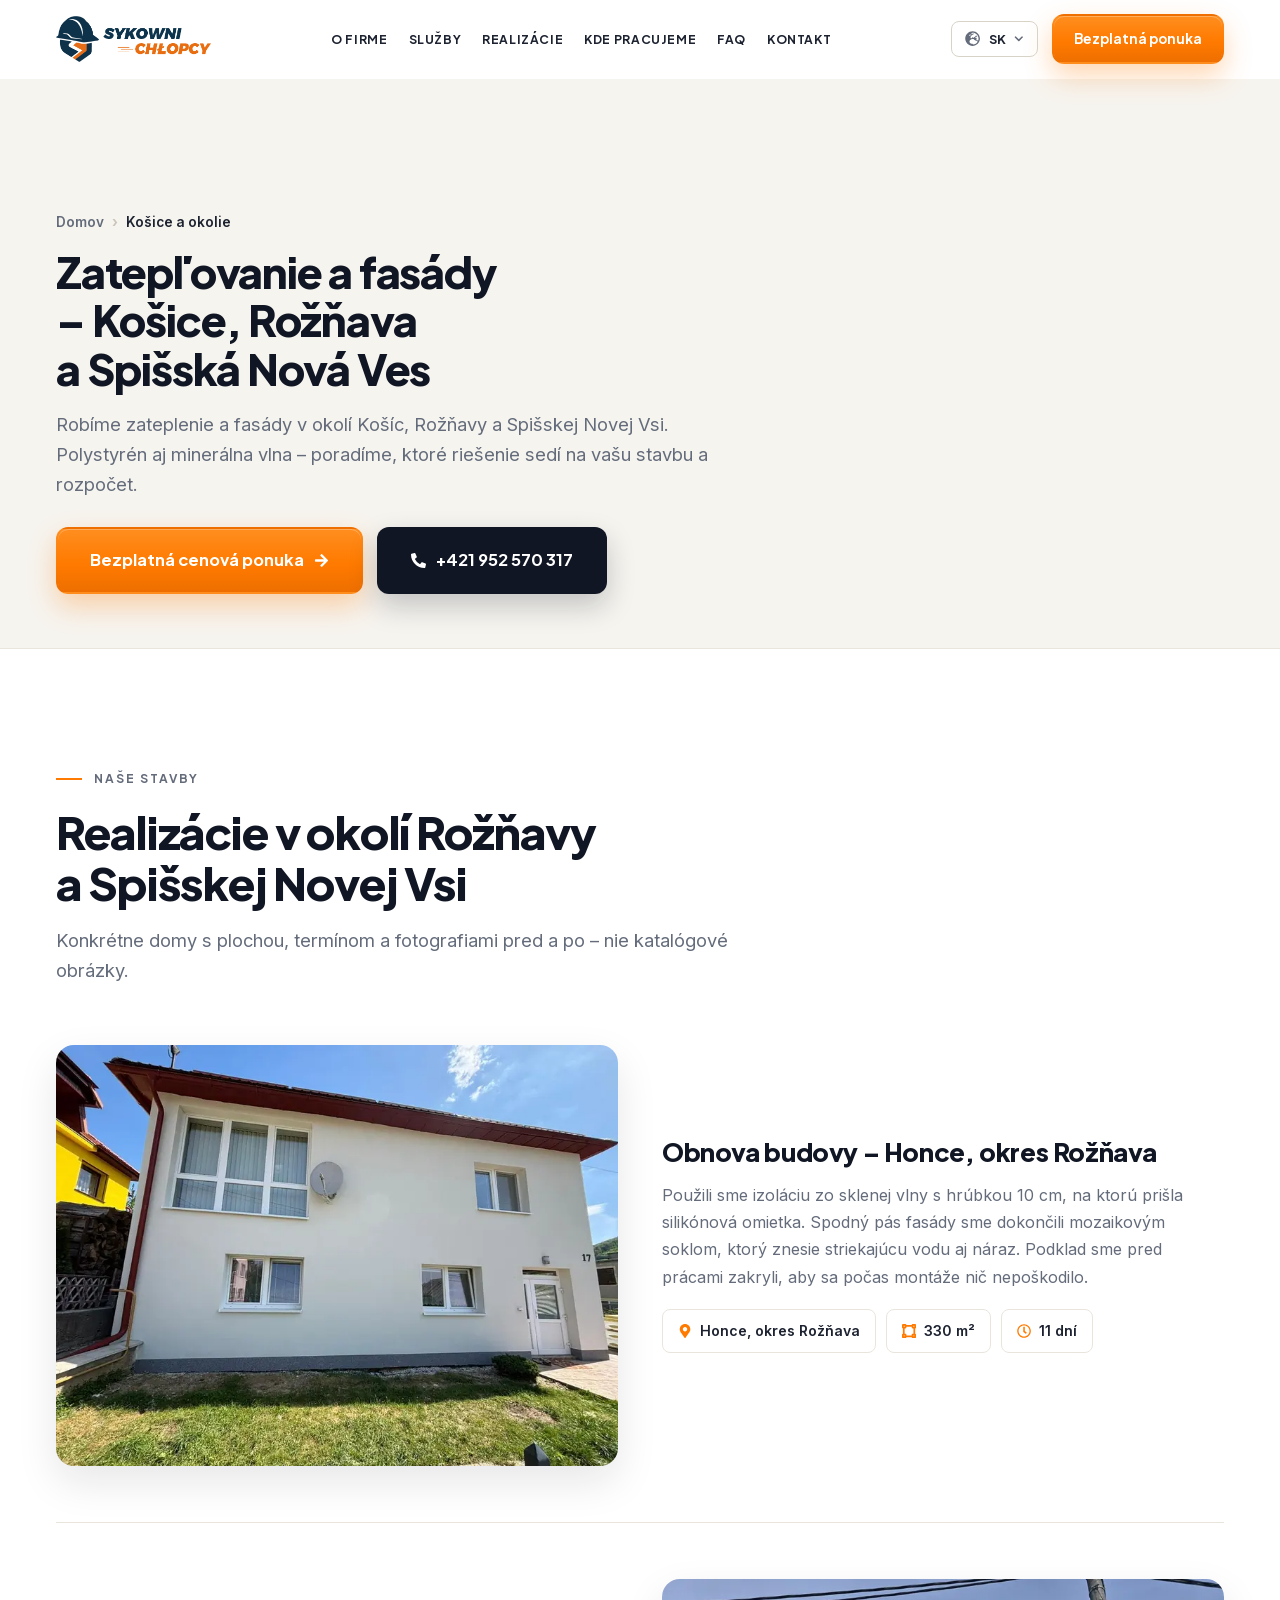
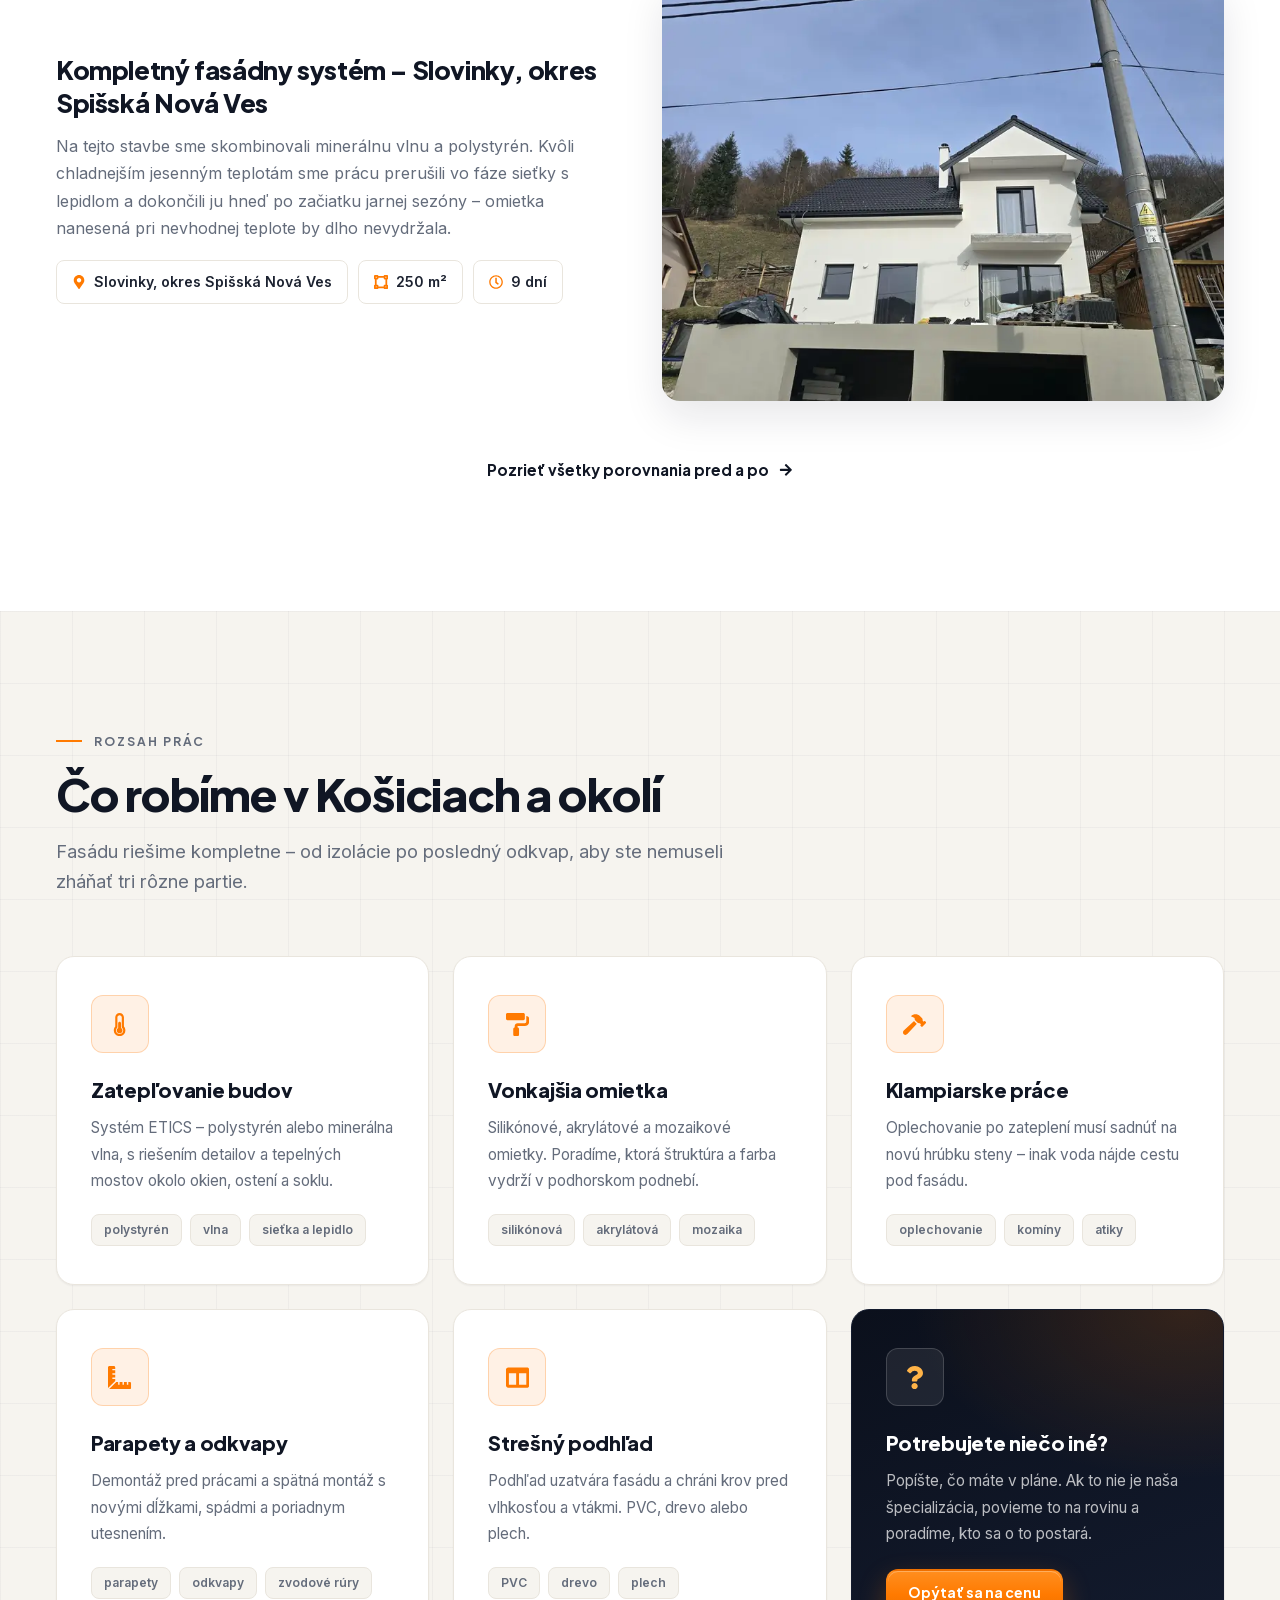
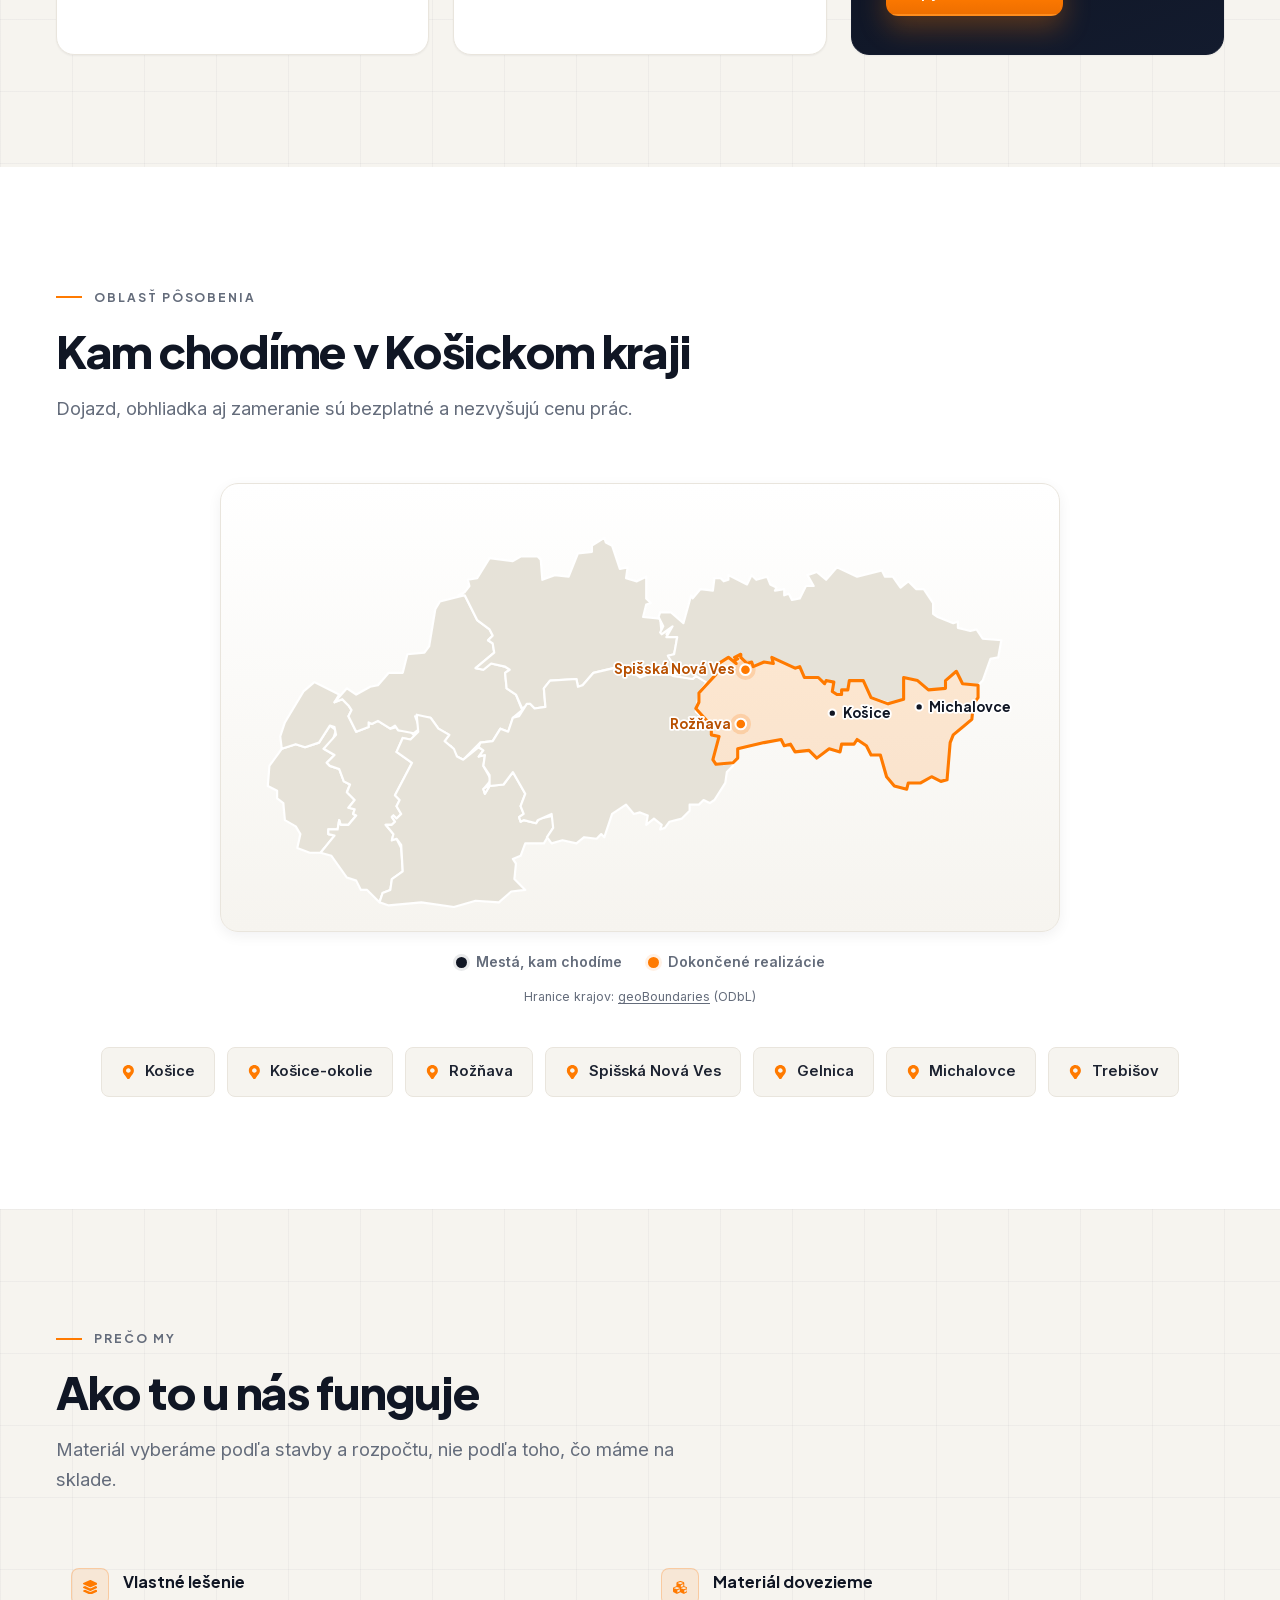
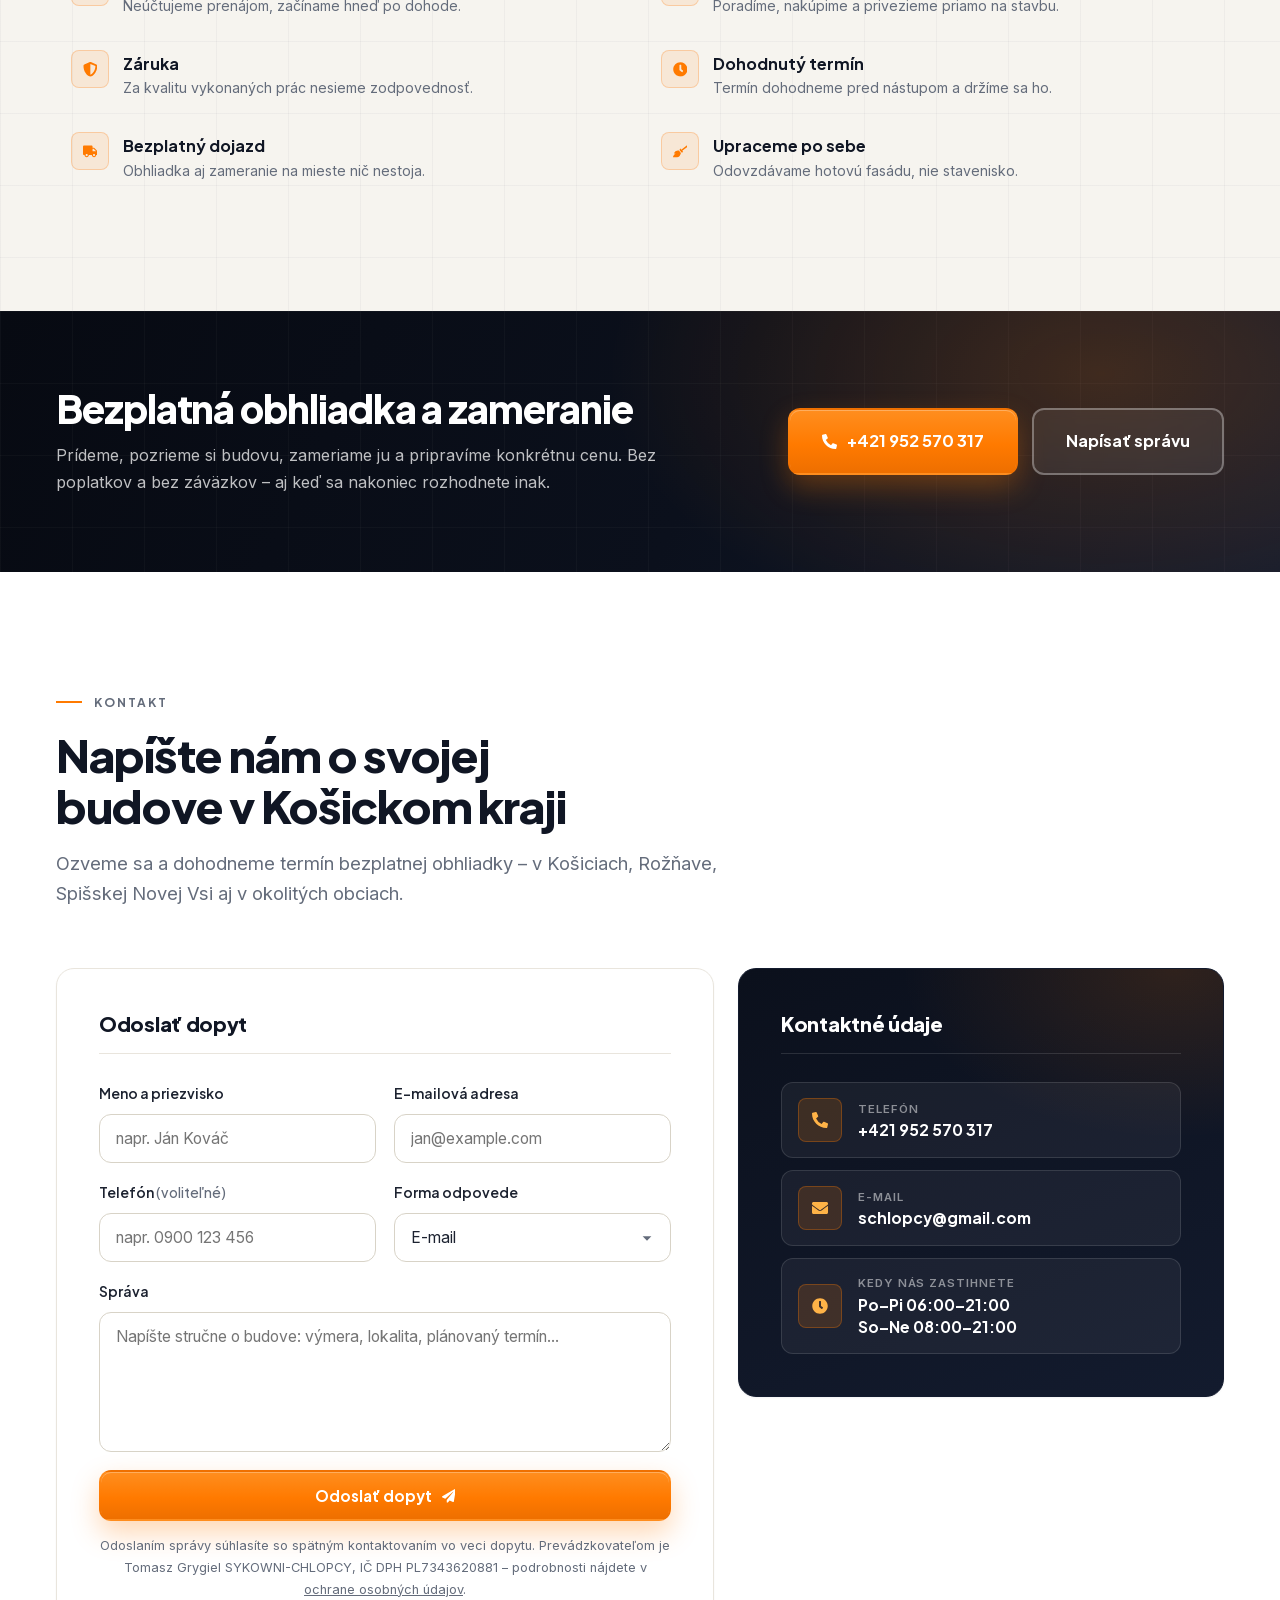
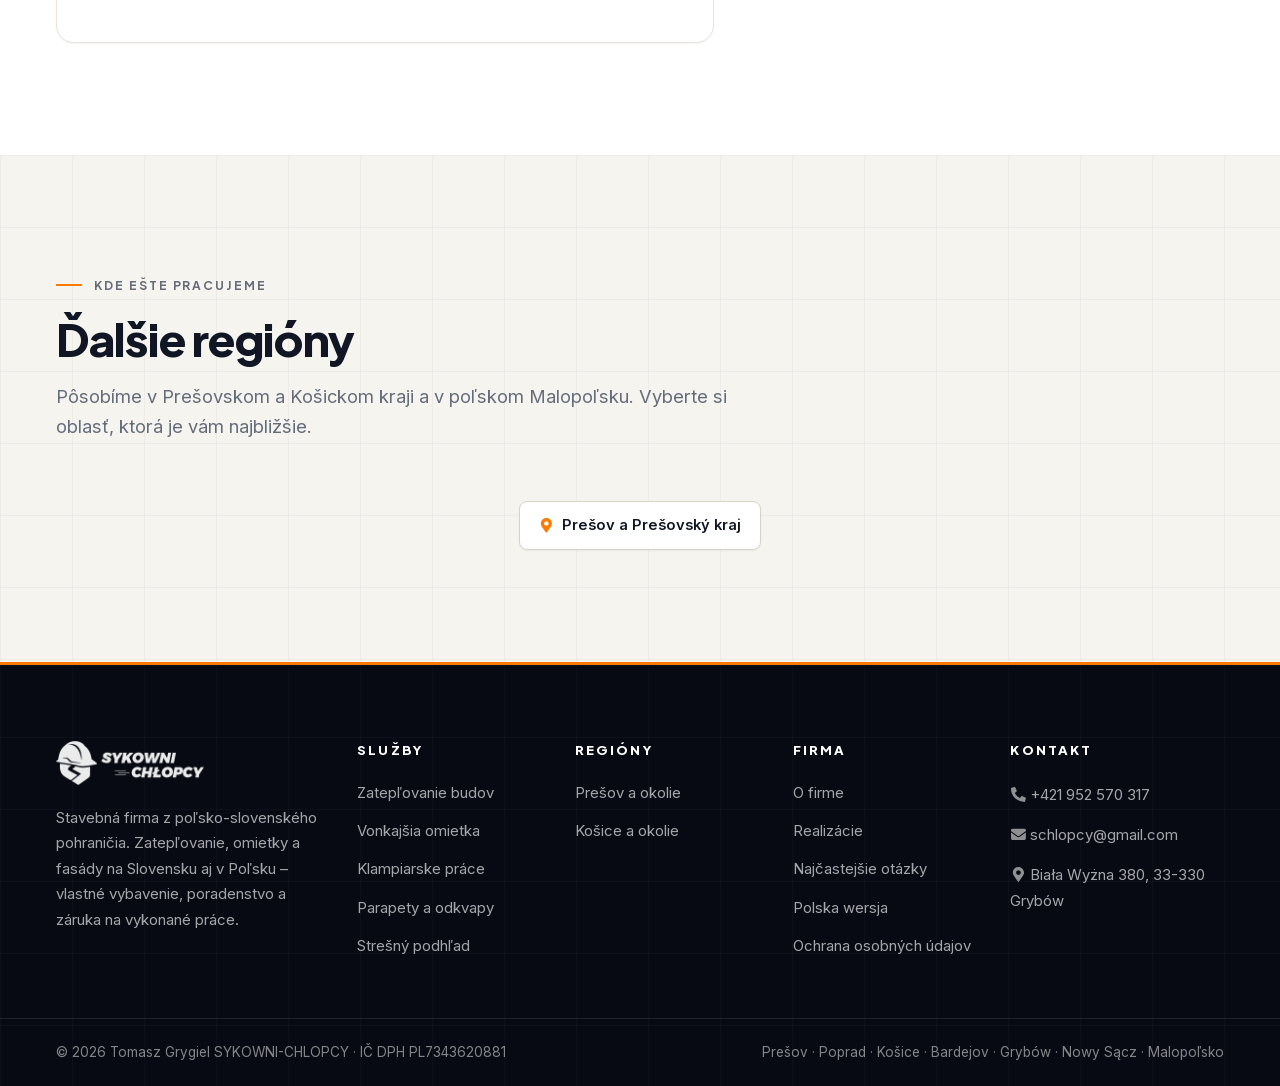
<file: zateplovanie-kosice/index.html>
<!DOCTYPE html>
<html lang="sk">
<head>
  <meta charset="UTF-8" />
  <meta name="viewport" content="width=device-width, initial-scale=1.0" />
  <title>Zatepľovanie a fasády Košice, Rožňava | Sykowni Chłopcy</title>
  <meta name="description" content="Zatepľovanie domov a fasády v Košiciach, Rožňave a Spišskej Novej Vsi. Polystyrén aj minerálna vlna, záruka. Bezplatná obhliadka a cenová ponuka." />
  <meta name="robots" content="index, follow, max-image-preview:large, max-snippet:-1" />
  <meta name="author" content="Tomasz Grygiel SYKOWNI-CHLOPCY" />
  <meta name="theme-color" content="#0B101C" />
  <meta name="format-detection" content="telephone=no" />

  <link rel="icon" href="/favicon.ico" sizes="48x48" />
  <link rel="apple-touch-icon" href="/apple-touch-icon.png" />
  <link rel="manifest" href="/site.webmanifest" />
  <link rel="canonical" href="https://sykowni-chlopcy.sk/zateplovanie-kosice/" />

  <meta property="og:type" content="website" />
  <meta property="og:locale" content="sk_SK" />
  <meta property="og:site_name" content="Sykowni Chłopcy" />
  <meta property="og:title" content="Zatepľovanie a fasády – Košice, Rožňava | Sykowni Chłopcy" />
  <meta property="og:description" content="Zatepľovanie domov a fasády v Košiciach, Rožňave a Spišskej Novej Vsi. Polystyrén aj minerálna vlna, záruka. Bezplatná obhliadka a cenová ponuka." />
  <meta property="og:image" content="https://sykowni-chlopcy.sk/og-image.jpg" />
  <meta property="og:image:width" content="1200" />
  <meta property="og:image:height" content="630" />
  <meta property="og:image:alt" content="Sykowni Chłopcy – zatepľovanie a fasády v Košickom kraji" />
  <meta property="og:url" content="https://sykowni-chlopcy.sk/zateplovanie-kosice/" />
  <meta name="twitter:card" content="summary_large_image" />

  <link rel="preload" href="/fonts/jakarta-var.woff2" as="font" type="font/woff2" crossorigin />
  <link rel="preload" href="/fonts/inter-var.woff2" as="font" type="font/woff2" crossorigin />

  <script>document.documentElement.classList.add('js');</script>
  <link rel="stylesheet" href="/style.css?v=79" />
  <script src="/script.js?v=79" defer></script>

  <script type="application/ld+json">
{
  "@context": "https://schema.org",
  "@graph": [
    {
      "@type": "BreadcrumbList",
      "itemListElement": [
        {
          "@type": "ListItem",
          "position": 1,
          "name": "Domov",
          "item": "https://sykowni-chlopcy.sk/"
        },
        {
          "@type": "ListItem",
          "position": 2,
          "name": "Zatepľovanie a fasády Košice",
          "item": "https://sykowni-chlopcy.sk/zateplovanie-kosice/"
        }
      ]
    },
    {
      "@type": "Service",
      "@id": "https://sykowni-chlopcy.sk/zateplovanie-kosice/#sluzba",
      "name": "Zatepľovanie a fasády Košice",
      "serviceType": "Zatepľovanie fasád ETICS",
      "description": "Zatepľovanie budov systémom ETICS, minerálna vlna aj polystyrén, vonkajšie omietky a fasádne práce v Košiciach, Rožňave, Spišskej Novej Vsi a celom Košickom kraji.",
      "url": "https://sykowni-chlopcy.sk/zateplovanie-kosice/",
      "provider": {
        "@type": "HomeAndConstructionBusiness",
        "@id": "https://sykowni-chlopcy.sk/#firma",
        "name": "Sykowni Chłopcy",
        "legalName": "Tomasz Grygiel SYKOWNI-CHLOPCY",
        "url": "https://sykowni-chlopcy.sk/",
        "telephone": "+421952570317",
        "email": "schlopcy@gmail.com",
        "image": "https://sykowni-chlopcy.sk/og-image.jpg",
        "priceRange": "$$",
        "currenciesAccepted": "EUR, PLN",
        "hasMap": "https://maps.app.goo.gl/REYcrivsohncNmFw8",
        "sameAs": [
          "https://maps.google.com/?cid=18325216394418417962",
          "https://sykowni-chlopcy.pl/"
        ]
      },
      "areaServed": [
        {
          "@type": "City",
          "name": "Košice"
        },
        {
          "@type": "City",
          "name": "Rožňava"
        },
        {
          "@type": "City",
          "name": "Spišská Nová Ves"
        },
        {
          "@type": "City",
          "name": "Gelnica"
        },
        {
          "@type": "AdministrativeArea",
          "name": "Košický kraj"
        }
      ]
    }
  ]
}
  </script>
</head>
<body id="top">

<svg xmlns="http://www.w3.org/2000/svg" class="icon-sprite" aria-hidden="true" focusable="false">
  <symbol id="i-globe-europe" viewBox="0 0 496 512"><path d="M248 8C111 8 0 119 0 256s111 248 248 248 248-111 248-248S385 8 248 8zm200 248c0 22.5-3.9 44.2-10.8 64.4h-20.3c-4.3 0-8.4-1.7-11.4-4.8l-32-32.6c-4.5-4.6-4.5-12.1.1-16.7l12.5-12.5v-8.7c0-3-1.2-5.9-3.3-8l-9.4-9.4c-2.1-2.1-5-3.3-8-3.3h-16c-6.2 0-11.3-5.1-11.3-11.3 0-3 1.2-5.9 3.3-8l9.4-9.4c2.1-2.1 5-3.3 8-3.3h32c6.2 0 11.3-5.1 11.3-11.3v-9.4c0-6.2-5.1-11.3-11.3-11.3h-36.7c-8.8 0-16 7.2-16 16v4.5c0 6.9-4.4 13-10.9 15.2l-31.6 10.5c-3.3 1.1-5.5 4.1-5.5 7.6v2.2c0 4.4-3.6 8-8 8h-16c-4.4 0-8-3.6-8-8s-3.6-8-8-8H247c-3 0-5.8 1.7-7.2 4.4l-9.4 18.7c-2.7 5.4-8.2 8.8-14.3 8.8H194c-8.8 0-16-7.2-16-16V199c0-4.2 1.7-8.3 4.7-11.3l20.1-20.1c4.6-4.6 7.2-10.9 7.2-17.5 0-3.4 2.2-6.5 5.5-7.6l40-13.3c1.7-.6 3.2-1.5 4.4-2.7l26.8-26.8c2.1-2.1 3.3-5 3.3-8 0-6.2-5.1-11.3-11.3-11.3H258l-16 16v8c0 4.4-3.6 8-8 8h-16c-4.4 0-8-3.6-8-8v-20c0-2.5 1.2-4.9 3.2-6.4l28.9-21.7c1.9-.1 3.8-.3 5.7-.3C358.3 56 448 145.7 448 256zM130.1 149.1c0-3 1.2-5.9 3.3-8l25.4-25.4c2.1-2.1 5-3.3 8-3.3 6.2 0 11.3 5.1 11.3 11.3v16c0 3-1.2 5.9-3.3 8l-9.4 9.4c-2.1 2.1-5 3.3-8 3.3h-16c-6.2 0-11.3-5.1-11.3-11.3zm128 306.4v-7.1c0-8.8-7.2-16-16-16h-20.2c-10.8 0-26.7-5.3-35.4-11.8l-22.2-16.7c-11.5-8.6-18.2-22.1-18.2-36.4v-23.9c0-16 8.4-30.8 22.1-39l42.9-25.7c7.1-4.2 15.2-6.5 23.4-6.5h31.2c10.9 0 21.4 3.9 29.6 10.9l43.2 37.1h18.3c8.5 0 16.6 3.4 22.6 9.4l17.3 17.3c3.4 3.4 8.1 5.3 12.9 5.3H423c-32.4 58.9-93.8 99.5-164.9 103.1z"/></symbol>
  <symbol id="i-chevron-down" viewBox="0 0 448 512"><path d="M207.029 381.476L12.686 187.132c-9.373-9.373-9.373-24.569 0-33.941l22.667-22.667c9.357-9.357 24.522-9.375 33.901-.04L224 284.505l154.745-154.021c9.379-9.335 24.544-9.317 33.901.04l22.667 22.667c9.373 9.373 9.373 24.569 0 33.941L240.971 381.476c-9.373 9.372-24.569 9.372-33.942 0z"/></symbol>
  <symbol id="i-check" viewBox="0 0 512 512"><path d="M173.898 439.404l-166.4-166.4c-9.997-9.997-9.997-26.206 0-36.204l36.203-36.204c9.997-9.998 26.207-9.998 36.204 0L192 312.69 432.095 72.596c9.997-9.997 26.207-9.997 36.204 0l36.203 36.204c9.997 9.997 9.997 26.206 0 36.204l-294.4 294.401c-9.998 9.997-26.207 9.997-36.204-.001z"/></symbol>
  <symbol id="i-external-link-alt" viewBox="0 0 512 512"><path d="M432,320H400a16,16,0,0,0-16,16V448H64V128H208a16,16,0,0,0,16-16V80a16,16,0,0,0-16-16H48A48,48,0,0,0,0,112V464a48,48,0,0,0,48,48H400a48,48,0,0,0,48-48V336A16,16,0,0,0,432,320ZM488,0h-128c-21.37,0-32.05,25.91-17,41l35.73,35.73L135,320.37a24,24,0,0,0,0,34L157.67,377a24,24,0,0,0,34,0L435.28,133.32,471,169c15,15,41,4.5,41-17V24A24,24,0,0,0,488,0Z"/></symbol>
  <symbol id="i-phone-alt" viewBox="0 0 512 512"><path d="M497.39 361.8l-112-48a24 24 0 0 0-28 6.9l-49.6 60.6A370.66 370.66 0 0 1 130.6 204.11l60.6-49.6a23.94 23.94 0 0 0 6.9-28l-48-112A24.16 24.16 0 0 0 122.6.61l-104 24A24 24 0 0 0 0 48c0 256.5 207.9 464 464 464a24 24 0 0 0 23.4-18.6l24-104a24.29 24.29 0 0 0-14.01-27.6z"/></symbol>
  <symbol id="i-arrow-right" viewBox="0 0 448 512"><path d="M190.5 66.9l22.2-22.2c9.4-9.4 24.6-9.4 33.9 0L441 239c9.4 9.4 9.4 24.6 0 33.9L246.6 467.3c-9.4 9.4-24.6 9.4-33.9 0l-22.2-22.2c-9.5-9.5-9.3-25 .4-34.3L311.4 296H24c-13.3 0-24-10.7-24-24v-32c0-13.3 10.7-24 24-24h287.4L190.9 101.2c-9.8-9.3-10-24.8-.4-34.3z"/></symbol>
  <symbol id="i-envelope" viewBox="0 0 512 512"><path d="M502.3 190.8c3.9-3.1 9.7-.2 9.7 4.7V400c0 26.5-21.5 48-48 48H48c-26.5 0-48-21.5-48-48V195.6c0-5 5.7-7.8 9.7-4.7 22.4 17.4 52.1 39.5 154.1 113.6 21.1 15.4 56.7 47.8 92.2 47.6 35.7.3 72-32.8 92.3-47.6 102-74.1 131.6-96.3 154-113.7zM256 320c23.2.4 56.6-29.2 73.4-41.4 132.7-96.3 142.8-104.7 173.4-128.7 5.8-4.5 9.2-11.5 9.2-18.9v-19c0-26.5-21.5-48-48-48H48C21.5 64 0 85.5 0 112v19c0 7.4 3.4 14.3 9.2 18.9 30.6 23.9 40.7 32.4 173.4 128.7 16.8 12.2 50.2 41.8 73.4 41.4z"/></symbol>
  <symbol id="i-paper-plane" viewBox="0 0 512 512"><path d="M476 3.2L12.5 270.6c-18.1 10.4-15.8 35.6 2.2 43.2L121 358.4l287.3-253.2c5.5-4.9 13.3 2.6 8.6 8.3L176 407v80.5c0 23.6 28.5 32.9 42.5 15.8L282 426l124.6 52.2c14.2 6 30.4-2.9 33-18.2l72-432C515 7.8 493.3-6.8 476 3.2z"/></symbol>
  <symbol id="i-map-marker-alt" viewBox="0 0 384 512"><path d="M172.268 501.67C26.97 291.031 0 269.413 0 192 0 85.961 85.961 0 192 0s192 85.961 192 192c0 77.413-26.97 99.031-172.268 309.67-9.535 13.774-29.93 13.773-39.464 0zM192 272c44.183 0 80-35.817 80-80s-35.817-80-80-80-80 35.817-80 80 35.817 80 80 80z"/></symbol>
  <symbol id="i-vector-square" viewBox="0 0 512 512"><path d="M512 128V32c0-17.67-14.33-32-32-32h-96c-17.67 0-32 14.33-32 32H160c0-17.67-14.33-32-32-32H32C14.33 0 0 14.33 0 32v96c0 17.67 14.33 32 32 32v192c-17.67 0-32 14.33-32 32v96c0 17.67 14.33 32 32 32h96c17.67 0 32-14.33 32-32h192c0 17.67 14.33 32 32 32h96c17.67 0 32-14.33 32-32v-96c0-17.67-14.33-32-32-32V160c17.67 0 32-14.33 32-32zm-96-64h32v32h-32V64zM64 64h32v32H64V64zm32 384H64v-32h32v32zm352 0h-32v-32h32v32zm-32-96h-32c-17.67 0-32 14.33-32 32v32H160v-32c0-17.67-14.33-32-32-32H96V160h32c17.67 0 32-14.33 32-32V96h192v32c0 17.67 14.33 32 32 32h32v192z"/></symbol>
  <symbol id="i-clock-o" viewBox="0 0 512 512"><path d="M256 8C119 8 8 119 8 256s111 248 248 248 248-111 248-248S393 8 256 8zm0 448c-110.5 0-200-89.5-200-200S145.5 56 256 56s200 89.5 200 200-89.5 200-200 200zm61.8-104.4l-84.9-61.7c-3.1-2.3-4.9-5.9-4.9-9.7V116c0-6.6 5.4-12 12-12h32c6.6 0 12 5.4 12 12v141.7l66.8 48.6c5.4 3.9 6.5 11.4 2.6 16.8L334.6 349c-3.9 5.3-11.4 6.5-16.8 2.6z"/></symbol>
  <symbol id="i-thermometer-half" viewBox="0 0 256 512"><path d="M192 384c0 35.346-28.654 64-64 64s-64-28.654-64-64c0-23.685 12.876-44.349 32-55.417V224c0-17.673 14.327-32 32-32s32 14.327 32 32v104.583c19.124 11.068 32 31.732 32 55.417zm32-84.653c19.912 22.563 32 52.194 32 84.653 0 70.696-57.303 128-128 128-.299 0-.609-.001-.909-.003C56.789 511.509-.357 453.636.002 383.333.166 351.135 12.225 321.755 32 299.347V96c0-53.019 42.981-96 96-96s96 42.981 96 96v203.347zM208 384c0-34.339-19.37-52.19-32-66.502V96c0-26.467-21.533-48-48-48S80 69.533 80 96v221.498c-12.732 14.428-31.825 32.1-31.999 66.08-.224 43.876 35.563 80.116 79.423 80.42L128 464c44.112 0 80-35.888 80-80z"/></symbol>
  <symbol id="i-paint-roller" viewBox="0 0 512 512"><path d="M416 128V32c0-17.67-14.33-32-32-32H32C14.33 0 0 14.33 0 32v96c0 17.67 14.33 32 32 32h352c17.67 0 32-14.33 32-32zm32-64v128c0 17.67-14.33 32-32 32H256c-35.35 0-64 28.65-64 64v32c-17.67 0-32 14.33-32 32v128c0 17.67 14.33 32 32 32h64c17.67 0 32-14.33 32-32V352c0-17.67-14.33-32-32-32v-32h160c53.02 0 96-42.98 96-96v-64c0-35.35-28.65-64-64-64z"/></symbol>
  <symbol id="i-hammer" viewBox="0 0 576 512"><path d="M571.31 193.94l-22.63-22.63c-6.25-6.25-16.38-6.25-22.63 0l-11.31 11.31-28.9-28.9c5.63-21.31.36-44.9-16.35-61.61l-45.25-45.25c-62.48-62.48-163.79-62.48-226.28 0l90.51 45.25v18.75c0 16.97 6.74 33.25 18.75 45.25l49.14 49.14c16.71 16.71 40.3 21.98 61.61 16.35l28.9 28.9-11.31 11.31c-6.25 6.25-6.25 16.38 0 22.63l22.63 22.63c6.25 6.25 16.38 6.25 22.63 0l90.51-90.51c6.23-6.24 6.23-16.37-.02-22.62zm-286.72-15.2c-3.7-3.7-6.84-7.79-9.85-11.95L19.64 404.96c-25.57 23.88-26.26 64.19-1.53 88.93s65.05 24.05 88.93-1.53l238.13-255.07c-3.96-2.91-7.9-5.87-11.44-9.41l-49.14-49.14z"/></symbol>
  <symbol id="i-ruler-combined" viewBox="0 0 512 512"><path d="M160 288h-56c-4.42 0-8-3.58-8-8v-16c0-4.42 3.58-8 8-8h56v-64h-56c-4.42 0-8-3.58-8-8v-16c0-4.42 3.58-8 8-8h56V96h-56c-4.42 0-8-3.58-8-8V72c0-4.42 3.58-8 8-8h56V32c0-17.67-14.33-32-32-32H32C14.33 0 0 14.33 0 32v448c0 2.77.91 5.24 1.57 7.8L160 329.38V288zm320 64h-32v56c0 4.42-3.58 8-8 8h-16c-4.42 0-8-3.58-8-8v-56h-64v56c0 4.42-3.58 8-8 8h-16c-4.42 0-8-3.58-8-8v-56h-64v56c0 4.42-3.58 8-8 8h-16c-4.42 0-8-3.58-8-8v-56h-41.37L24.2 510.43c2.56.66 5.04 1.57 7.8 1.57h448c17.67 0 32-14.33 32-32v-96c0-17.67-14.33-32-32-32z"/></symbol>
  <symbol id="i-columns" viewBox="0 0 512 512"><path d="M464 32H48C21.49 32 0 53.49 0 80v352c0 26.51 21.49 48 48 48h416c26.51 0 48-21.49 48-48V80c0-26.51-21.49-48-48-48zM224 416H64V160h160v256zm224 0H288V160h160v256z"/></symbol>
  <symbol id="i-shield-alt" viewBox="0 0 512 512"><path d="M466.5 83.7l-192-80a48.15 48.15 0 0 0-36.9 0l-192 80C27.7 91.1 16 108.6 16 128c0 198.5 114.5 335.7 221.5 380.3 11.8 4.9 25.1 4.9 36.9 0C360.1 472.6 496 349.3 496 128c0-19.4-11.7-36.9-29.5-44.3zM256.1 446.3l-.1-381 175.9 73.3c-3.3 151.4-82.1 261.1-175.8 307.7z"/></symbol>
  <symbol id="i-clock" viewBox="0 0 512 512"><path d="M256,8C119,8,8,119,8,256S119,504,256,504,504,393,504,256,393,8,256,8Zm92.49,313h0l-20,25a16,16,0,0,1-22.49,2.5h0l-67-49.72a40,40,0,0,1-15-31.23V112a16,16,0,0,1,16-16h32a16,16,0,0,1,16,16V256l58,42.5A16,16,0,0,1,348.49,321Z"/></symbol>
  <symbol id="i-truck" viewBox="0 0 640 512"><path d="M624 352h-16V243.9c0-12.7-5.1-24.9-14.1-33.9L494 110.1c-9-9-21.2-14.1-33.9-14.1H416V48c0-26.5-21.5-48-48-48H48C21.5 0 0 21.5 0 48v320c0 26.5 21.5 48 48 48h16c0 53 43 96 96 96s96-43 96-96h128c0 53 43 96 96 96s96-43 96-96h48c8.8 0 16-7.2 16-16v-32c0-8.8-7.2-16-16-16zM160 464c-26.5 0-48-21.5-48-48s21.5-48 48-48 48 21.5 48 48-21.5 48-48 48zm320 0c-26.5 0-48-21.5-48-48s21.5-48 48-48 48 21.5 48 48-21.5 48-48 48zm80-208H416V144h44.1l99.9 99.9V256z"/></symbol>
  <symbol id="i-layer-group" viewBox="0 0 512 512"><path d="M12.41 148.02l232.94 105.67c6.8 3.09 14.49 3.09 21.29 0l232.94-105.67c16.55-7.51 16.55-32.52 0-40.03L266.65 2.31a25.607 25.607 0 0 0-21.29 0L12.41 107.98c-16.55 7.51-16.55 32.53 0 40.04zm487.18 88.28l-58.09-26.33-161.64 73.27c-7.56 3.43-15.59 5.17-23.86 5.17s-16.29-1.74-23.86-5.17L70.51 209.97l-58.1 26.33c-16.55 7.5-16.55 32.5 0 40l232.94 105.59c6.8 3.08 14.49 3.08 21.29 0L499.59 276.3c16.55-7.5 16.55-32.5 0-40zm0 127.8l-57.87-26.23-161.86 73.37c-7.56 3.43-15.59 5.17-23.86 5.17s-16.29-1.74-23.86-5.17L70.29 337.87 12.41 364.1c-16.55 7.5-16.55 32.5 0 40l232.94 105.59c6.8 3.08 14.49 3.08 21.29 0L499.59 404.1c16.55-7.5 16.55-32.5 0-40z"/></symbol>
  <symbol id="i-cubes" viewBox="0 0 512 512"><path d="M488.6 250.2L392 214V105.5c0-15-9.3-28.4-23.4-33.7l-100-37.5c-8.1-3.1-17.1-3.1-25.3 0l-100 37.5c-14.1 5.3-23.4 18.7-23.4 33.7V214l-96.6 36.2C9.3 255.5 0 268.9 0 283.9V394c0 13.6 7.7 26.1 19.9 32.2l100 50c10.1 5.1 22.1 5.1 32.2 0l103.9-52 103.9 52c10.1 5.1 22.1 5.1 32.2 0l100-50c12.2-6.1 19.9-18.6 19.9-32.2V283.9c0-15-9.3-28.4-23.4-33.7zM358 214.8l-85 31.9v-68.2l85-37v73.3zM154 104.1l102-38.2 102 38.2v.6l-102 41.4-102-41.4v-.6zm84 291.1l-85 42.5v-79.1l85-38.8v75.4zm0-112l-102 41.4-102-41.4v-.6l102-38.2 102 38.2v.6zm240 112l-85 42.5v-79.1l85-38.8v75.4zm0-112l-102 41.4-102-41.4v-.6l102-38.2 102 38.2v.6z"/></symbol>
  <symbol id="i-broom" viewBox="0 0 640 512"><path d="M256.47 216.77l86.73 109.18s-16.6 102.36-76.57 150.12C206.66 523.85 0 510.19 0 510.19s3.8-23.14 11-55.43l94.62-112.17c3.97-4.7-.87-11.62-6.65-9.5l-60.4 22.09c14.44-41.66 32.72-80.04 54.6-97.47 59.97-47.76 163.3-40.94 163.3-40.94zM636.53 31.03l-19.86-25c-5.49-6.9-15.52-8.05-22.41-2.56l-232.48 177.8-34.14-42.97c-5.09-6.41-15.14-5.21-18.59 2.21l-25.33 54.55 86.73 109.18 58.8-12.45c8-1.69 11.42-11.2 6.34-17.6l-34.09-42.92 232.48-177.8c6.89-5.48 8.04-15.53 2.55-22.44z"/></symbol>
  <symbol id="i-plus" viewBox="0 0 448 512"><path d="M416 208H272V64c0-17.67-14.33-32-32-32h-32c-17.67 0-32 14.33-32 32v144H32c-17.67 0-32 14.33-32 32v32c0 17.67 14.33 32 32 32h144v144c0 17.67 14.33 32 32 32h32c17.67 0 32-14.33 32-32V304h144c17.67 0 32-14.33 32-32v-32c0-17.67-14.33-32-32-32z"/></symbol>
  <symbol id="i-chevron-up" viewBox="0 0 448 512"><path d="M240.971 130.524l194.343 194.343c9.373 9.373 9.373 24.569 0 33.941l-22.667 22.667c-9.357 9.357-24.522 9.375-33.901.04L224 227.495 69.255 381.516c-9.379 9.335-24.544 9.317-33.901-.04l-22.667-22.667c-9.373-9.373-9.373-24.569 0-33.941L207.03 130.525c9.372-9.373 24.568-9.373 33.941-.001z"/></symbol>
  <symbol id="i-hard-hat" viewBox="0 0 512 512"><path d="M480 288c0-80.25-49.28-148.92-119.19-177.62L320 192V80a16 16 0 0 0-16-16h-96a16 16 0 0 0-16 16v112l-40.81-81.62C81.28 139.08 32 207.75 32 288v64h448zm16 96H16a16 16 0 0 0-16 16v32a16 16 0 0 0 16 16h480a16 16 0 0 0 16-16v-32a16 16 0 0 0-16-16z"/></symbol>
  <symbol id="i-question" viewBox="0 0 384 512"><path d="M202.021 0C122.202 0 70.503 32.703 29.914 91.026c-7.363 10.58-5.093 25.086 5.178 32.874l43.138 32.709c10.373 7.865 25.132 6.026 33.253-4.148 25.049-31.381 43.63-49.449 82.757-49.449 30.764 0 68.816 19.799 68.816 49.631 0 22.552-18.617 34.134-48.993 51.164-35.423 19.86-82.299 44.576-82.299 106.405V320c0 13.255 10.745 24 24 24h72.471c13.255 0 24-10.745 24-24v-5.773c0-42.86 125.268-44.645 125.268-160.627C377.504 66.256 286.902 0 202.021 0zM192 373.459c-38.196 0-69.271 31.075-69.271 69.271 0 38.195 31.075 69.27 69.271 69.27s69.271-31.075 69.271-69.271-31.075-69.27-69.271-69.27z"/></symbol>
</svg>

<a class="skip-link" href="#main">Prejsť na obsah</a>

<nav class="navbar" id="navbar">
  <div class="wrap nav-container">
    <a href="/" class="nav-logo" aria-label="Sykowni Chłopcy – domovská stránka">
      <img src="/banner_new.png" alt="Sykowni Chłopcy" class="hero-logo" width="607" height="180" />
    </a>

    <ul class="nav-center nav-links" id="nav-links">
      <li><a href="/#about">O firme</a></li>
      <li><a href="/#services">Služby</a></li>
      <li class="js-process-link"><a href="/#process">Ako pracujeme</a></li>
      <li><a href="/#gallery">Realizácie</a></li>
      <li><a href="/#area">Kde pracujeme</a></li>
      <li><a href="/#faq">FAQ</a></li>
      <li><a href="#contact-section">Kontakt</a></li>
      <li class="nav-cta-mobile"><a href="tel:+421952570317">+421 952 570 317</a></li>
    </ul>

    <div class="nav-right">
      <div class="lang-select">
        <button type="button" class="lang-toggle" id="lang-toggle" aria-expanded="false" aria-haspopup="true" aria-controls="lang-menu">
          <i class="ico" aria-hidden="true"><svg><use href="#i-globe-europe"></use></svg></i>
          <span class="lang-current">SK</span>
          <i class="ico lang-caret" aria-hidden="true"><svg><use href="#i-chevron-down"></use></svg></i>
        </button>
        <ul class="lang-menu" id="lang-menu" hidden>
          <li>
            <a href="https://sykowni-chlopcy.sk/" hreflang="sk" class="is-active" aria-current="true">
              <span class="lang-code">SK</span>
              <span class="lang-name">Slovenská verzia<small>sykowni-chlopcy.sk</small></span>
              <i class="ico" aria-hidden="true"><svg><use href="#i-check"></use></svg></i>
            </a>
          </li>
          <li>
            <a href="https://sykowni-chlopcy.pl/" hreflang="pl">
              <span class="lang-code">PL</span>
              <span class="lang-name">Poľská verzia<small>sykowni-chlopcy.pl</small></span>
              <i class="ico" aria-hidden="true"><svg><use href="#i-external-link-alt"></use></svg></i>
            </a>
          </li>
        </ul>
      </div>

      <a href="#contact-section" class="btn btn-accent btn-sm nav-cta">Bezplatná ponuka</a>

      <button class="hamburger" id="hamburger" aria-label="Otvoriť menu" aria-expanded="false" aria-controls="nav-links">
        <span></span><span></span><span></span>
      </button>
    </div>
  </div>
</nav>

<main id="main">

<header class="page-head">
  <div class="wrap">
    <nav class="crumbs" aria-label="Omrvinková navigácia">
      <ol>
        <li><a href="/">Domov</a></li>
        <li><span aria-current="page">Košice a okolie</span></li>
      </ol>
    </nav>
    <h1>Zatepľovanie a fasády – Košice, Rožňava a Spišská Nová Ves</h1>
    <p class="page-lead">Robíme zateplenie a fasády v okolí Košíc, Rožňavy a Spišskej Novej Vsi. Polystyrén aj minerálna vlna – poradíme, ktoré riešenie sedí na vašu stavbu a rozpočet.</p>
    <div class="page-head-actions">
      <a href="#contact-section" class="btn btn-accent btn-lg">Bezplatná cenová ponuka <i class="ico ico-arrow" aria-hidden="true"><svg><use href="#i-arrow-right"></use></svg></i></a>
      <a href="tel:+421952570317" class="btn btn-primary btn-lg"><i class="ico" aria-hidden="true"><svg><use href="#i-phone-alt"></use></svg></i> +421 952 570 317</a>
    </div>
  </div>
</header>

<section aria-labelledby="proof-title">
  <div class="wrap section-container">
    <header class="section-head" data-reveal>
      <span class="section-tag">Naše stavby</span>
      <h2 id="proof-title">Realizácie v okolí Rožňavy a Spišskej Novej Vsi</h2>
      <p class="section-sub">Konkrétne domy s plochou, termínom a fotografiami pred a po – nie katalógové obrázky.</p>
    </header>
    <div class="local-proof">
      <div class="local-proof-media" data-reveal="right">
        <img src="/galery_12-800.webp" srcset="/galery_12-800.webp 800w, /galery_12.webp 1400w" sizes="(max-width: 992px) 92vw, 560px" alt="Honce pri Rožňave – budova zateplená sklenou vlnou so silikónovou omietkou a mozaikovým soklom" loading="lazy" decoding="async" width="1400" height="1050" />
      </div>
      <div data-reveal="left">
        <h3 id="proof-1">Obnova budovy – Honce, okres Rožňava</h3>
        <p>Použili sme izoláciu zo sklenej vlny s hrúbkou 10 cm, na ktorú prišla silikónová omietka. Spodný pás fasády sme dokončili mozaikovým soklom, ktorý znesie striekajúcu vodu aj náraz. Podklad sme pred prácami zakryli, aby sa počas montáže nič nepoškodilo.</p>
        <ul class="local-facts">
          <li><i class="ico" aria-hidden="true"><svg><use href="#i-map-marker-alt"></use></svg></i>Honce, okres Rožňava</li>
          <li><i class="ico" aria-hidden="true"><svg><use href="#i-vector-square"></use></svg></i>330 m²</li>
          <li><i class="ico" aria-hidden="true"><svg><use href="#i-clock-o"></use></svg></i>11 dní</li>
        </ul>
      </div>
    </div>

    <div class="local-proof">
      <div data-reveal="right">
        <h3 id="proof-2">Kompletný fasádny systém – Slovinky, okres Spišská Nová Ves</h3>
        <p>Na tejto stavbe sme skombinovali minerálnu vlnu a polystyrén. Kvôli chladnejším jesenným teplotám sme prácu prerušili vo fáze sieťky s lepidlom a dokončili ju hneď po začiatku jarnej sezóny – omietka nanesená pri nevhodnej teplote by dlho nevydržala.</p>
        <ul class="local-facts">
          <li><i class="ico" aria-hidden="true"><svg><use href="#i-map-marker-alt"></use></svg></i>Slovinky, okres Spišská Nová Ves</li>
          <li><i class="ico" aria-hidden="true"><svg><use href="#i-vector-square"></use></svg></i>250 m²</li>
          <li><i class="ico" aria-hidden="true"><svg><use href="#i-clock-o"></use></svg></i>9 dní</li>
        </ul>
      </div>
      <div class="local-proof-media" data-reveal="left">
        <img src="/galery_14-800.webp" srcset="/galery_14-800.webp 800w, /galery_14.webp 1400w" sizes="(max-width: 992px) 92vw, 560px" alt="Slovinky pri Spišskej Novej Vsi – dom s hotovou bielou fasádou po kombinácii minerálnej vlny a polystyrénu" loading="lazy" decoding="async" width="1400" height="1050" />
      </div>
    </div>
    <p style="text-align:center;margin-top:40px">
      <a href="/#gallery" class="btn btn-link">Pozrieť všetky porovnania pred a po <i class="ico ico-arrow" aria-hidden="true"><svg><use href="#i-arrow-right"></use></svg></i></a>
    </p>
  </div>
</section>

<section class="bg-light" aria-labelledby="svc-title">
  <div class="wrap section-container">
    <header class="section-head" data-reveal>
      <span class="section-tag">Rozsah prác</span>
      <h2 id="svc-title">Čo robíme v Košiciach a okolí</h2>
      <p class="section-sub">Fasádu riešime kompletne – od izolácie po posledný odkvap, aby ste nemuseli zháňať tri rôzne partie.</p>
    </header>
    <div class="services-grid">
      <article class="service-item" data-reveal>
        <div class="service-icon"><i class="ico" aria-hidden="true"><svg><use href="#i-thermometer-half"></use></svg></i></div>
        <h3>Zatepľovanie budov</h3>
        <p>Systém ETICS – polystyrén alebo minerálna vlna, s riešením detailov a tepelných mostov okolo okien, ostení a soklu.</p>
        <ul class="service-tags"><li>polystyrén</li><li>vlna</li><li>sieťka a lepidlo</li></ul>
      </article>
      <article class="service-item" data-reveal data-reveal-delay="80">
        <div class="service-icon"><i class="ico" aria-hidden="true"><svg><use href="#i-paint-roller"></use></svg></i></div>
        <h3>Vonkajšia omietka</h3>
        <p>Silikónové, akrylátové a mozaikové omietky. Poradíme, ktorá štruktúra a farba vydrží v podhorskom podnebí.</p>
        <ul class="service-tags"><li>silikónová</li><li>akrylátová</li><li>mozaika</li></ul>
      </article>
      <article class="service-item" data-reveal data-reveal-delay="160">
        <div class="service-icon"><i class="ico" aria-hidden="true"><svg><use href="#i-hammer"></use></svg></i></div>
        <h3>Klampiarske práce</h3>
        <p>Oplechovanie po zateplení musí sadnúť na novú hrúbku steny – inak voda nájde cestu pod fasádu.</p>
        <ul class="service-tags"><li>oplechovanie</li><li>komíny</li><li>atiky</li></ul>
      </article>
      <article class="service-item" data-reveal data-reveal-delay="240">
        <div class="service-icon"><i class="ico" aria-hidden="true"><svg><use href="#i-ruler-combined"></use></svg></i></div>
        <h3>Parapety a odkvapy</h3>
        <p>Demontáž pred prácami a spätná montáž s novými dĺžkami, spádmi a poriadnym utesnením.</p>
        <ul class="service-tags"><li>parapety</li><li>odkvapy</li><li>zvodové rúry</li></ul>
      </article>
      <article class="service-item" data-reveal data-reveal-delay="320">
        <div class="service-icon"><i class="ico" aria-hidden="true"><svg><use href="#i-columns"></use></svg></i></div>
        <h3>Strešný podhľad</h3>
        <p>Podhľad uzatvára fasádu a chráni krov pred vlhkosťou a vtákmi. PVC, drevo alebo plech.</p>
        <ul class="service-tags"><li>PVC</li><li>drevo</li><li>plech</li></ul>
      </article>
      <article class="service-item service-cta" data-reveal data-reveal-delay="400">
        <div class="service-icon"><i class="ico" aria-hidden="true"><svg><use href="#i-question"></use></svg></i></div>
        <h3>Potrebujete niečo iné?</h3>
        <p>Popíšte, čo máte v pláne. Ak to nie je naša špecializácia, povieme to na rovinu a poradíme, kto sa o to postará.</p>
        <a href="#contact-section" class="btn btn-accent btn-sm">Opýtať sa na cenu</a>
      </article>
    </div>
  </div>
</section>

<section aria-labelledby="places-title">
  <div class="wrap section-container">
    <header class="section-head" data-reveal>
      <span class="section-tag">Oblasť pôsobenia</span>
      <h2 id="places-title">Kam chodíme v Košickom kraji</h2>
      <p class="section-sub">Dojazd, obhliadka aj zameranie sú bezplatné a nezvyšujú cenu prác.</p>
    </header>
<figure class="area-map area-map--static" data-reveal>
    <div class="area-map-canvas">
      <svg viewBox="78 158 512 259" role="img" aria-labelledby="mapTitle mapDesc">
        <title id="mapTitle">Mapa Slovenska so zvýrazneným Košickým krajom</title>
        <desc id="mapDesc">Zvýraznený Košický kraj s vyznačenými mestami Košice, Rožňava, Spišská Nová Ves, Michalovce a Trebišov. Rožňava a Spišská Nová Ves sú okresy našich dokončených realizácií.</desc>
        <g class="map-regions">
          <path class="map-region" d="M103 312L95 323L94 336L100 339L100 344L104 347L105 358L112 362L115 367L113 376L121 379L128 379L137 368L133 367L133 364L139 364L140 358L141 361L146 361L151 355L149 354L150 351L146 350L150 345L145 340L147 335L143 333L140 325L134 323L132 321L137 316L130 312L135 309L138 300L134 297L127 308L118 311L112 309Z" />
          <path class="map-region" d="M128 379L135 381L145 395L151 397L154 403L158 403L166 411L168 405L173 403L174 396L181 391L180 376L177 370L174 371L175 367L170 361L174 361L176 359L174 356L175 355L177 357L180 354L177 349L179 345L176 342L187 321L177 314L181 305L186 306L189 304L186 301L178 300L177 298L173 299L165 294L161 296L159 295L159 298L151 301L146 291L148 287L146 284L142 280L137 282L140 277L124 269L117 275L105 295L102 304L103 312L112 309L118 311L127 308L134 297L137 298L138 303L130 312L137 316L132 321L134 323L140 325L143 333L147 335L145 340L150 345L146 350L150 351L149 354L151 355L146 361L141 361L140 358L139 364L133 364L133 367L137 368Z" />
          <path class="map-region" d="M188 302L192 299L189 291L199 292L204 299L211 303L208 307L209 310L212 310L216 317L220 319L231 308L239 307L244 299L249 301L252 292L258 287L254 277L248 273L247 263L250 261L247 259L238 257L233 261L228 260L240 250L239 244L236 242L239 239L237 235L229 229L221 213L205 217L202 222L198 246L195 250L184 251L181 263L172 263L165 271L160 272L151 277L145 273L137 282L142 280L146 284L148 287L146 291L151 301L159 298L159 295L161 296L165 294L173 299L176 297L178 300Z" />
          <path class="map-region" d="M166 411L172 413L193 411L214 414L228 410L243 411L251 404L260 403L253 396L254 386L252 383L257 381L260 373L272 373L278 363L279 355L269 357L267 360L259 358L257 359L256 356L259 354L257 349L260 341L252 327L246 335L237 336L234 341L233 338L238 332L233 323L234 316L230 317L233 313L230 311L220 319L216 317L214 312L208 307L211 303L204 299L199 292L190 290L191 301L186 306L181 305L177 314L187 321L176 342L179 345L177 349L180 354L177 357L175 355L174 356L176 359L174 361L170 361L175 367L174 371L177 370L180 374L181 391L174 396L173 403L168 405Z" />
          <path class="map-region" d="M258 286L263 283L266 286L273 285L272 273L276 268L293 267L294 272L297 271L304 263L317 260L330 263L334 266L340 264L356 265L360 262L358 262L352 252L356 251L357 246L358 240L351 238L355 233L348 238L347 228L336 227L338 219L341 218L338 215L338 201L332 204L325 202L326 195L321 196L316 181L312 179L311 176L303 181L303 185L294 186L288 201L279 200L271 203L270 190L268 188L257 188L252 191L237 189L229 202L223 203L224 207L221 211L217 213L221 213L229 229L237 235L239 239L236 242L239 244L240 250L228 260L233 261L238 257L247 259L250 261L247 263L248 273L254 277Z" />
          <path class="map-region" d="M230 311L233 313L230 317L234 316L233 323L237 329L237 335L233 338L234 341L237 336L246 335L252 327L260 341L257 349L259 354L256 356L257 359L259 358L267 360L268 358L277 354L278 363L274 369L277 373L284 371L293 373L298 369L306 370L309 367L311 369L316 354L325 348L330 354L334 353L339 355L338 361L343 357L348 361L347 364L350 363L353 359L361 357L366 352L366 348L372 348L375 345L379 347L382 345L389 334L390 327L394 323L393 320L388 322L381 319L385 304L380 303L380 297L370 288L372 276L377 269L370 265L368 267L353 264L339 264L334 266L330 263L317 260L304 263L297 271L294 272L293 267L276 268L272 273L273 285L266 286L263 283L261 283L256 291L252 292L249 301L244 299L239 307L231 308Z" />
          <path class="map-region" d="M355 265L368 267L370 265L378 270L383 263L380 260L391 253L396 257L395 255L397 254L395 253L399 251L399 253L403 257L406 256L407 259L414 256L420 257L419 253L434 260L437 259L440 266L449 266L453 270L454 268L459 269L458 275L461 277L464 277L464 274L468 274L469 268L478 268L483 279L496 283L504 280L504 266L513 268L520 274L531 273L531 268L538 262L542 270L552 271L555 268L560 254L565 253L567 242L555 241L551 235L547 236L539 234L539 230L536 231L526 227L523 225L523 218L517 209L512 209L507 204L502 208L497 201L492 201L490 197L474 201L461 195L454 203L448 198L442 200L446 207L441 207L437 215L432 216L430 212L427 213L427 209L421 210L422 208L418 206L416 201L409 203L406 200L403 206L391 200L391 203L388 204L386 202L382 202L381 210L373 209L368 215L367 213L362 231L354 224L347 224L346 227L349 233L347 237L348 238L355 233L351 240L358 240L356 251L352 252L358 262L360 262Z" />
          <path class="map-region is-active" d="M394 321L397 318L397 312L414 308L425 306L427 310L431 309L434 314L443 313L448 318L456 312L463 314L464 309L472 309L474 306L480 310L483 316L489 316L493 330L498 336L506 338L507 334L515 334L522 330L528 333L532 332L534 308L536 303L548 293L549 283L552 279L552 271L542 270L538 262L531 268L531 273L520 274L513 268L504 266L504 280L494 283L483 279L478 268L469 268L468 274L464 274L464 277L461 277L458 275L459 269L454 268L453 270L449 266L440 266L437 259L434 260L419 253L420 257L414 256L407 259L406 256L403 257L399 253L399 251L395 253L397 254L395 255L396 257L391 253L380 260L383 264L372 276L372 282L370 286L380 297L380 303L385 304L381 319L383 322Z" />
        </g>
        <g class="map-pins-wrap">
          <g class="map-pin is-project" data-city="Spišská Nová Ves">
            <circle class="map-halo" cx="402" cy="261" r="6.61" />
            <circle class="map-dot" cx="402" cy="261" r="3.44" />
            <text class="map-label" x="395.39" y="263.98" text-anchor="end">Spišská Nová Ves</text>
          </g>
          <g class="map-pin is-project" data-city="Rožňava">
            <circle class="map-halo" cx="399" cy="296" r="6.61" />
            <circle class="map-dot" cx="399" cy="296" r="3.44" />
            <text class="map-label" x="392.39" y="298.98" text-anchor="end">Rožňava</text>
          </g>
          <g class="map-pin" data-city="Košice">
            <circle class="map-dot" cx="458" cy="289" r="2.38" />
            <text class="map-label" x="464.61" y="291.98" text-anchor="start">Košice</text>
          </g>
          <g class="map-pin" data-city="Michalovce">
            <circle class="map-dot" cx="514" cy="285" r="2.38" />
            <text class="map-label" x="520.61" y="287.98" text-anchor="start">Michalovce</text>
          </g>
        </g>
      </svg>
    </div>
    <ul class="map-legend">
      <li><span class="lg-dot"></span>Mestá, kam chodíme</li>
      <li><span class="lg-dot is-project"></span>Dokončené realizácie</li>
    </ul>
    <figcaption class="map-note">
      Hranice krajov: <a href="https://www.geoboundaries.org/" target="_blank" rel="noopener">geoBoundaries</a> (ODbL)
    </figcaption>
  </figure>
    <ul class="area-links area-links-static" data-reveal>
      <li><span><i class="ico" aria-hidden="true"><svg><use href="#i-map-marker-alt"></use></svg></i>Košice</span></li>
      <li><span><i class="ico" aria-hidden="true"><svg><use href="#i-map-marker-alt"></use></svg></i>Košice-okolie</span></li>
      <li><span><i class="ico" aria-hidden="true"><svg><use href="#i-map-marker-alt"></use></svg></i>Rožňava</span></li>
      <li><span><i class="ico" aria-hidden="true"><svg><use href="#i-map-marker-alt"></use></svg></i>Spišská Nová Ves</span></li>
      <li><span><i class="ico" aria-hidden="true"><svg><use href="#i-map-marker-alt"></use></svg></i>Gelnica</span></li>
      <li><span><i class="ico" aria-hidden="true"><svg><use href="#i-map-marker-alt"></use></svg></i>Michalovce</span></li>
      <li><span><i class="ico" aria-hidden="true"><svg><use href="#i-map-marker-alt"></use></svg></i>Trebišov</span></li>
    </ul>
  </div>
</section>

<section class="bg-light" aria-labelledby="why-title">
  <div class="wrap section-container">
    <header class="section-head" data-reveal>
      <span class="section-tag">Prečo my</span>
      <h2 id="why-title">Ako to u nás funguje</h2>
      <p class="section-sub">Materiál vyberáme podľa stavby a rozpočtu, nie podľa toho, čo máme na sklade.</p>
    </header>
    <div data-reveal>
      <ul class="about-list">
        <li><i class="ico" aria-hidden="true"><svg><use href="#i-layer-group"></use></svg></i><div><strong>Vlastné lešenie</strong><span>Neúčtujeme prenájom, začíname hneď po dohode.</span></div></li>
        <li><i class="ico" aria-hidden="true"><svg><use href="#i-cubes"></use></svg></i><div><strong>Materiál dovezieme</strong><span>Poradíme, nakúpime a privezieme priamo na stavbu.</span></div></li>
        <li><i class="ico" aria-hidden="true"><svg><use href="#i-shield-alt"></use></svg></i><div><strong>Záruka</strong><span>Za kvalitu vykonaných prác nesieme zodpovednosť.</span></div></li>
        <li><i class="ico" aria-hidden="true"><svg><use href="#i-clock"></use></svg></i><div><strong>Dohodnutý termín</strong><span>Termín dohodneme pred nástupom a držíme sa ho.</span></div></li>
        <li><i class="ico" aria-hidden="true"><svg><use href="#i-truck"></use></svg></i><div><strong>Bezplatný dojazd</strong><span>Obhliadka aj zameranie na mieste nič nestoja.</span></div></li>
        <li><i class="ico" aria-hidden="true"><svg><use href="#i-broom"></use></svg></i><div><strong>Upraceme po sebe</strong><span>Odovzdávame hotovú fasádu, nie stavenisko.</span></div></li>
      </ul>
    </div>
  </div>
</section>

<section class="cta-band" aria-labelledby="cta-title">
  <div class="wrap cta-inner" data-reveal>
    <div class="cta-text">
      <h2 id="cta-title">Bezplatná obhliadka a zameranie</h2>
      <p>Prídeme, pozrieme si budovu, zameriame ju a pripravíme konkrétnu cenu. Bez poplatkov a bez záväzkov – aj keď sa nakoniec rozhodnete inak.</p>
    </div>
    <div class="cta-actions">
      <a href="tel:+421952570317" class="btn btn-accent btn-lg"><i class="ico" aria-hidden="true"><svg><use href="#i-phone-alt"></use></svg></i> +421 952 570 317</a>
      <a href="#contact-section" class="btn btn-outline-light btn-lg">Napísať správu</a>
    </div>
  </div>
</section>

<!-- Formulár je zámerne priamo na tejto stránke: kto sem príde z vyhľadávania
     na "zatepľovanie Košice", nemá dôvod preklikávať sa na domovskú stránku.
     Skryté pole "stranka" hovorí, z ktorého regiónu dopyt prišiel. -->
<section id="contact-section" aria-labelledby="contact-title">
  <div class="wrap section-container">
    <header class="section-head" data-reveal>
      <span class="section-tag">Kontakt</span>
      <h2 id="contact-title">Napíšte nám o svojej budove v Košickom kraji</h2>
      <p class="section-sub">Ozveme sa a dohodneme termín bezplatnej obhliadky – v Košiciach, Rožňave, Spišskej Novej Vsi aj v okolitých obciach.</p>
    </header>

    <div class="contact-wrapper">
      <div class="contact-box" data-reveal="right">
        <h3 class="contact-header">Odoslať dopyt</h3>
        <form id="contact-form" action="https://formspree.io/f/xoeavjnl" method="POST" novalidate>
          <input type="hidden" name="_subject" value="Sykowni Chłopcy SK – nový dopyt (Košice)" />
          <input type="hidden" name="_language" value="sk" />
          <input type="hidden" name="stranka" value="Košický kraj – /zateplovanie-kosice/" />
          <!-- pasca na boty: človek toto pole neuvidí a nevyplní -->
          <div class="form-gotcha" aria-hidden="true">
            <label for="company">Názov firmy</label>
            <input type="text" id="company" name="_gotcha" tabindex="-1" autocomplete="off" />
          </div>

          <div class="form-row">
            <div class="form-group">
              <label for="name">Meno a priezvisko</label>
              <input type="text" id="name" name="name" placeholder="napr. Ján Kováč" autocomplete="name"
                     required aria-describedby="name-error" />
              <p class="field-error" id="name-error" hidden></p>
            </div>
            <div class="form-group">
              <label for="email">E-mailová adresa</label>
              <input type="email" id="email" name="email" placeholder="jan@example.com" autocomplete="email"
                     inputmode="email" required aria-describedby="email-error" />
              <p class="field-error" id="email-error" hidden></p>
            </div>
          </div>
          <div class="form-row">
            <div class="form-group">
              <label for="phone">Telefón <span class="opt">(voliteľné)</span></label>
              <input type="tel" id="phone" name="phone" placeholder="napr. 0900 123 456" autocomplete="tel" inputmode="tel" />
            </div>
            <div class="form-group">
              <label for="scope">Forma odpovede</label>
              <select id="scope" name="scope">
                <option value="E-mail">E-mail</option>
                <option value="SMS">SMS</option>
                <option value="Telefón">Telefón</option>
              </select>
            </div>
          </div>
          <div class="form-group">
            <label for="message">Správa</label>
            <textarea id="message" name="message" placeholder="Napíšte stručne o budove: výmera, lokalita, plánovaný termín..."
                      required aria-describedby="message-error"></textarea>
            <p class="field-error" id="message-error" hidden></p>
          </div>
          <button type="submit" class="btn btn-accent btn-block">Odoslať dopyt <i class="ico" aria-hidden="true"><svg><use href="#i-paper-plane"></use></svg></i></button>
          <p id="form-message" class="form-message" role="status" aria-live="polite"></p>
          <p class="form-note">
            Odoslaním správy súhlasíte so spätným kontaktovaním vo veci dopytu. Prevádzkovateľom
            je Tomasz Grygiel SYKOWNI-CHLOPCY, IČ DPH PL7343620881 – podrobnosti nájdete v
            <a href="/ochrana-osobnych-udajov.html">ochrane osobných údajov</a>.
          </p>
        </form>
      </div>

      <div class="contact-side" data-reveal="left">
        <div class="contact-box contact-info">
          <h3 class="contact-header">Kontaktné údaje</h3>
          <a href="tel:+421952570317" class="info-item">
            <div class="icon-circle"><i class="ico" aria-hidden="true"><svg><use href="#i-phone-alt"></use></svg></i></div>
            <div><span class="info-label">Telefón</span><p>+421 952 570 317</p></div>
          </a>
          <a href="mailto:schlopcy@gmail.com" class="info-item">
            <div class="icon-circle"><i class="ico" aria-hidden="true"><svg><use href="#i-envelope"></use></svg></i></div>
            <div><span class="info-label">E-mail</span><p>schlopcy@gmail.com</p></div>
          </a>
          <div class="info-item">
            <div class="icon-circle"><i class="ico" aria-hidden="true"><svg><use href="#i-clock"></use></svg></i></div>
            <div><span class="info-label">Kedy nás zastihnete</span><p>Po–Pi 06:00–21:00<br />So–Ne 08:00–21:00</p></div>
          </div>
        </div>
      </div>
    </div>
  </div>
</section>

<section class="bg-light" aria-labelledby="areas-title">
  <div class="wrap section-container">
    <header class="section-head" data-reveal>
      <span class="section-tag">Kde ešte pracujeme</span>
      <h2 id="areas-title">Ďalšie regióny</h2>
      <p class="section-sub">Pôsobíme v Prešovskom a Košickom kraji a v poľskom Malopoľsku. Vyberte si oblasť, ktorá je vám najbližšie.</p>
    </header>
    <ul class="area-links" data-reveal>
      <li><a href="/zateplovanie-presov/"><i class="ico" aria-hidden="true"><svg><use href="#i-map-marker-alt"></use></svg></i>Prešov a Prešovský kraj</a></li>
    </ul>
  </div>
</section>

</main>

<footer class="footer">
  <div class="wrap footer-grid footer-grid-5">
    <div class="footer-col footer-brand">
      <img src="/banner_new.png" alt="Sykowni Chłopcy" class="footer-logo" width="607" height="180" loading="lazy" />
      <p>Stavebná firma z poľsko-slovenského pohraničia. Zatepľovanie, omietky a fasády na Slovensku aj v Poľsku – vlastné vybavenie, poradenstvo a záruka na vykonané práce.</p>
    </div>
    <div class="footer-col">
      <h4>Služby</h4>
      <ul>
        <li><a href="/#services">Zatepľovanie budov</a></li>
        <li><a href="/#services">Vonkajšia omietka</a></li>
        <li><a href="/#services">Klampiarske práce</a></li>
        <li><a href="/#services">Parapety a odkvapy</a></li>
        <li><a href="/#services">Strešný podhľad</a></li>
      </ul>
    </div>
    <div class="footer-col">
      <h4>Regióny</h4>
      <ul>
        <li><a href="/zateplovanie-presov/">Prešov a okolie</a></li>
        <li><a href="/zateplovanie-kosice/">Košice a okolie</a></li>
      </ul>
    </div>
    <div class="footer-col">
      <h4>Firma</h4>
      <ul>
        <li><a href="/#about">O firme</a></li>
        <li class="js-process-link"><a href="/#process">Ako pracujeme</a></li>
        <li><a href="/#gallery">Realizácie</a></li>
        <li><a href="/#faq">Najčastejšie otázky</a></li>
        <li><a href="https://sykowni-chlopcy.pl/" hreflang="pl">Polska wersja</a></li>
        <li><a href="/ochrana-osobnych-udajov.html">Ochrana osobných údajov</a></li>
      </ul>
    </div>
    <div class="footer-col">
      <h4>Kontakt</h4>
      <ul class="footer-contact">
        <li><a href="tel:+421952570317"><i class="ico" aria-hidden="true"><svg><use href="#i-phone-alt"></use></svg></i> +421 952 570 317</a></li>
        <li><a href="mailto:schlopcy@gmail.com"><i class="ico" aria-hidden="true"><svg><use href="#i-envelope"></use></svg></i> schlopcy@gmail.com</a></li>
        <li><a href="https://maps.app.goo.gl/REYcrivsohncNmFw8" target="_blank" rel="noopener"><i class="ico" aria-hidden="true"><svg><use href="#i-map-marker-alt"></use></svg></i> Biała Wyżna 380, 33-330 Grybów</a></li>
      </ul>
    </div>
  </div>
  <div class="footer-bottom">
    <div class="wrap footer-bottom-inner">
      <p>&copy; <span id="year">2026</span> Tomasz Grygiel SYKOWNI-CHLOPCY · IČ DPH PL7343620881</p>
      <p class="footer-area">Prešov · Poprad · Košice · Bardejov · Grybów · Nowy Sącz · Malopoľsko</p>
    </div>
  </div>
</footer>

<div class="mobile-bar">
  <a href="tel:+421952570317" class="mobile-bar-btn primary"><i class="ico" aria-hidden="true"><svg><use href="#i-phone-alt"></use></svg></i> Zavolať</a>
  <a href="#contact-section" class="mobile-bar-btn"><i class="ico" aria-hidden="true"><svg><use href="#i-envelope"></use></svg></i> Ponuka</a>
</div>

<button id="scrollToTopBtn" type="button" title="Späť hore" aria-label="Späť hore">
  <i class="ico" aria-hidden="true"><svg><use href="#i-chevron-up"></use></svg></i>
</button>

</body>
</html>
</file>
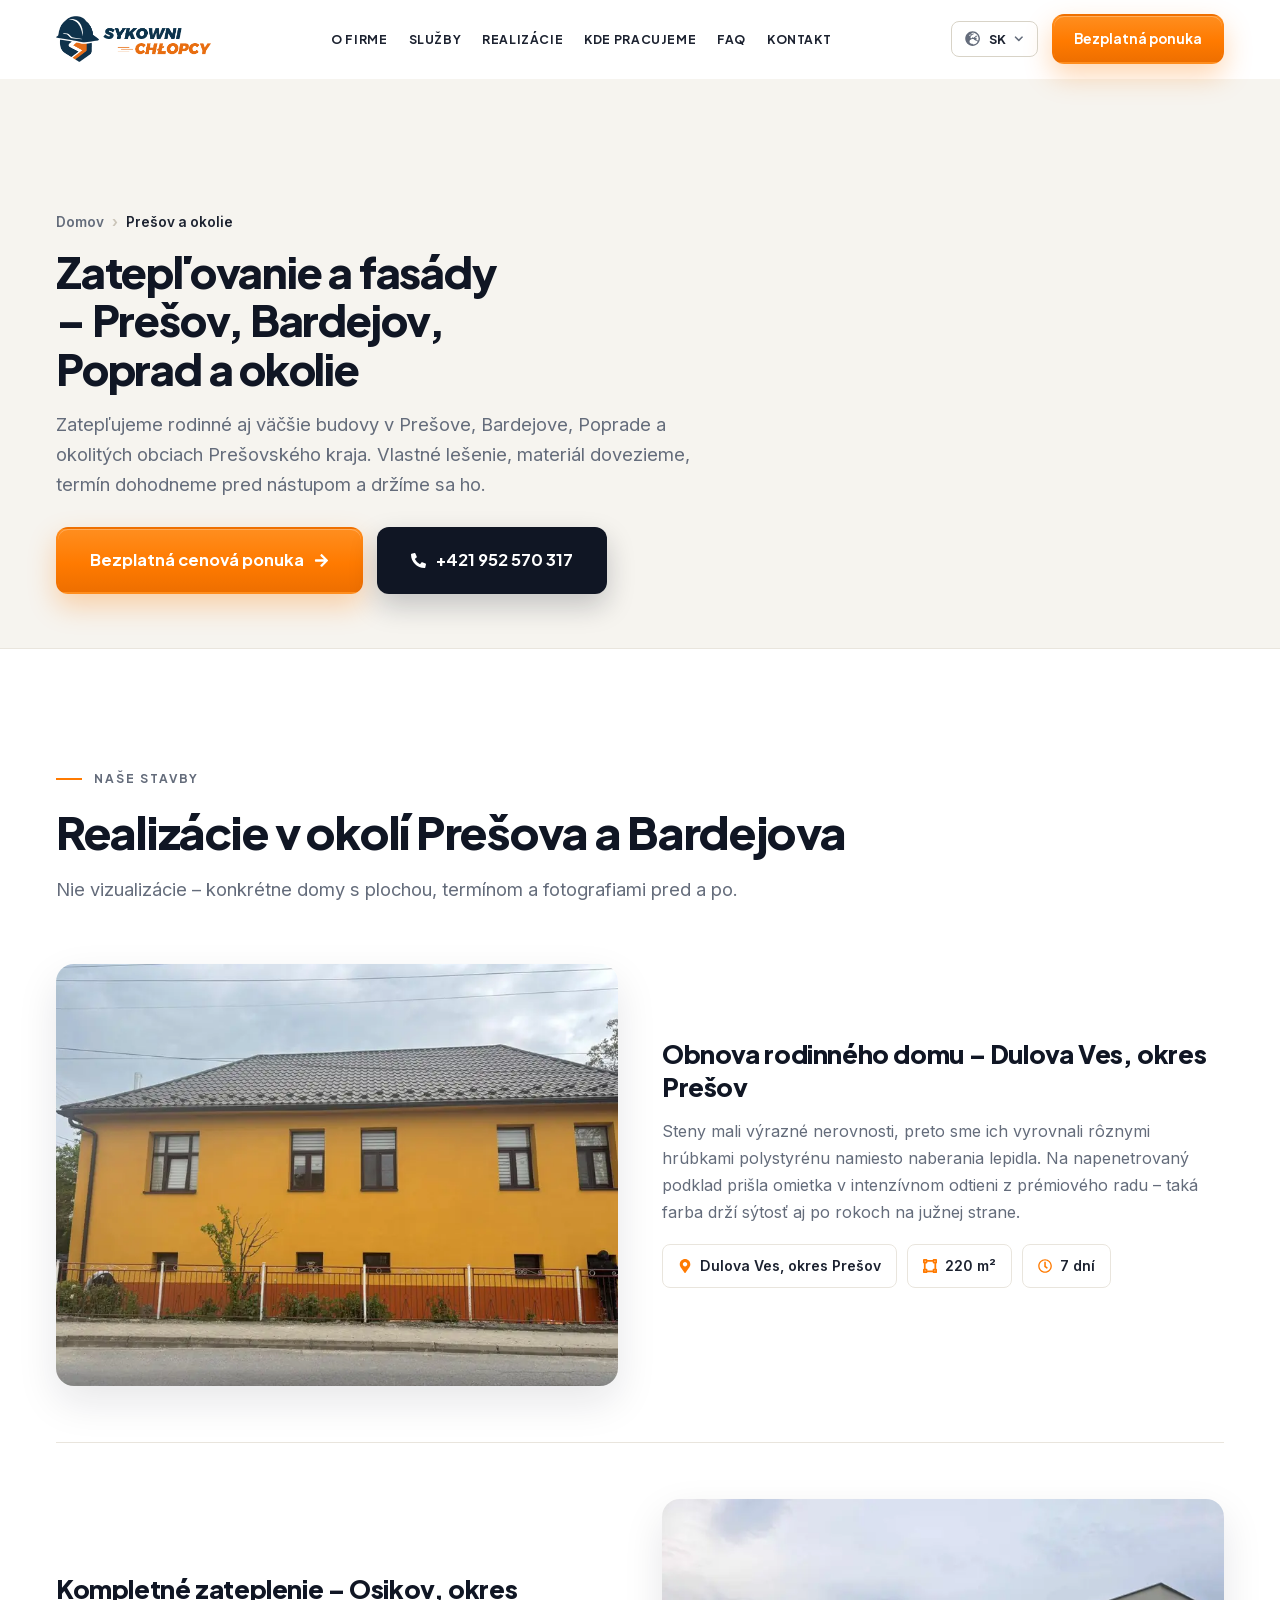
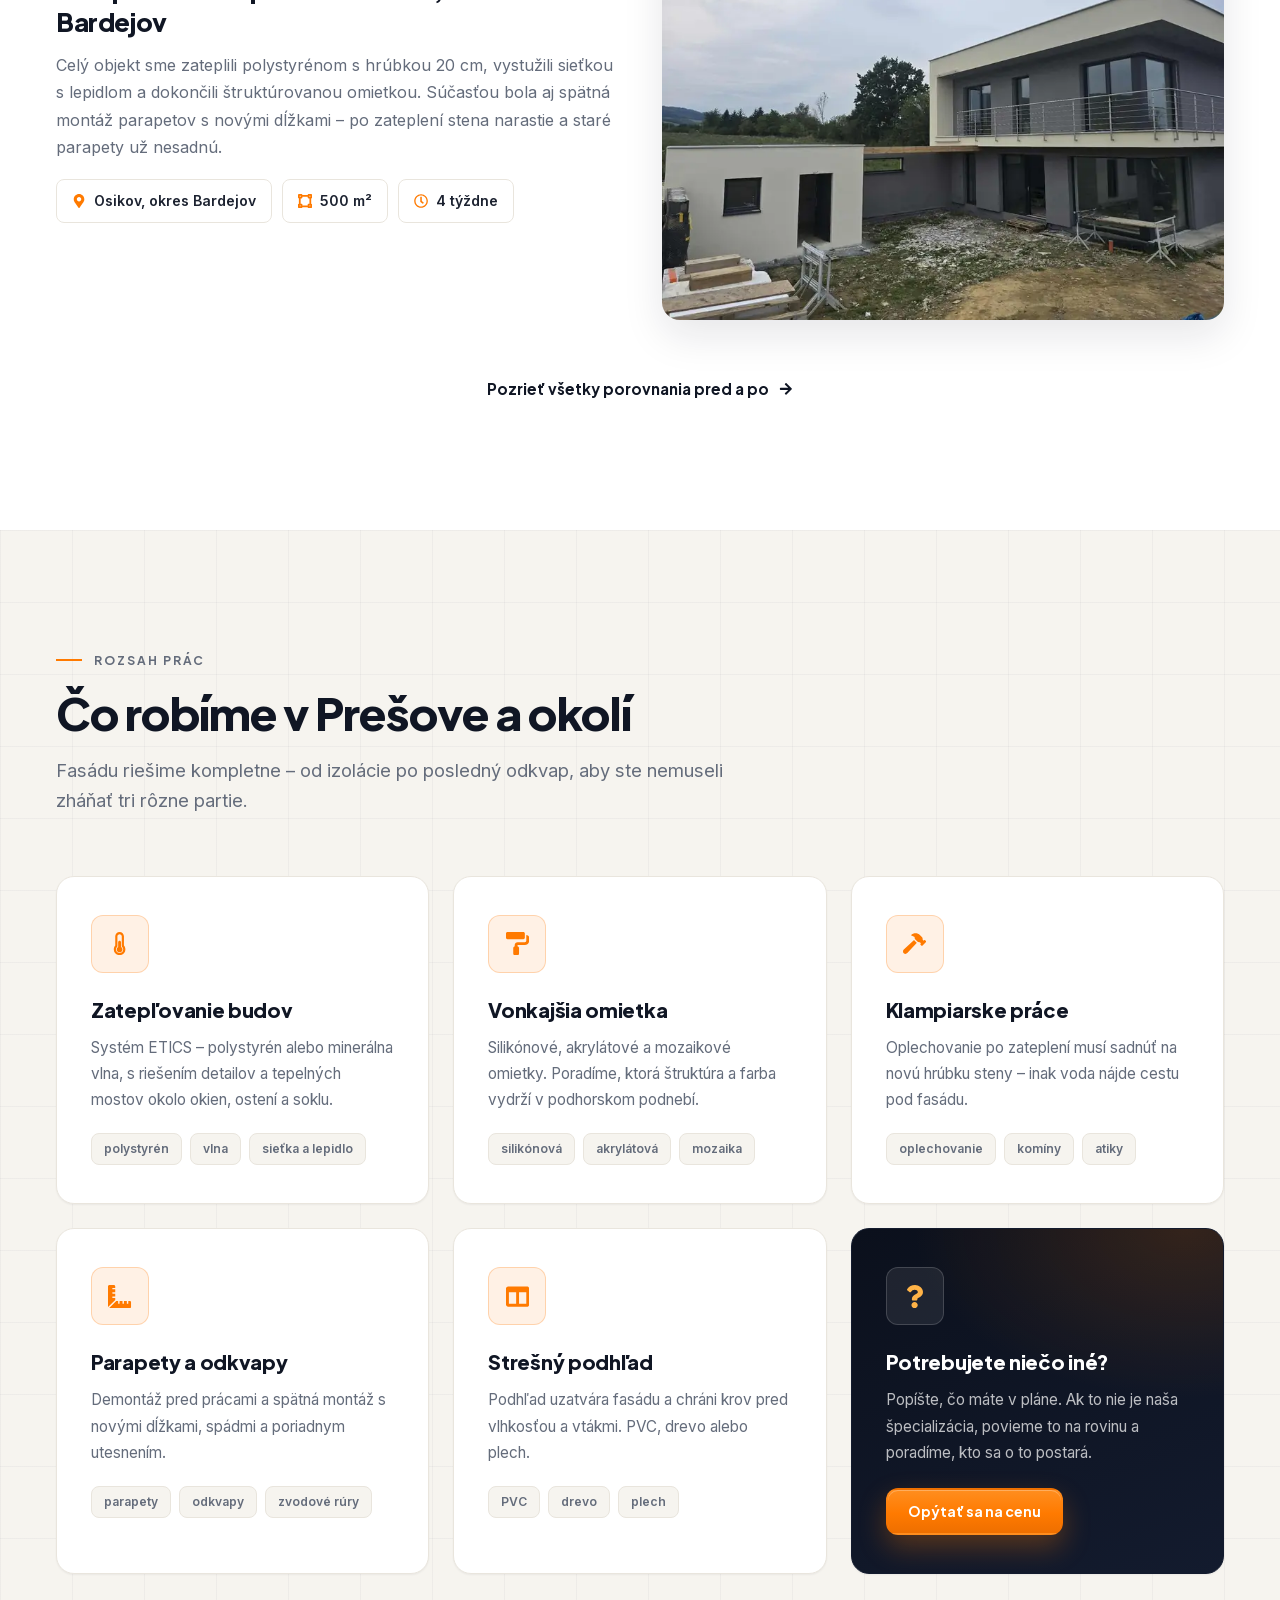
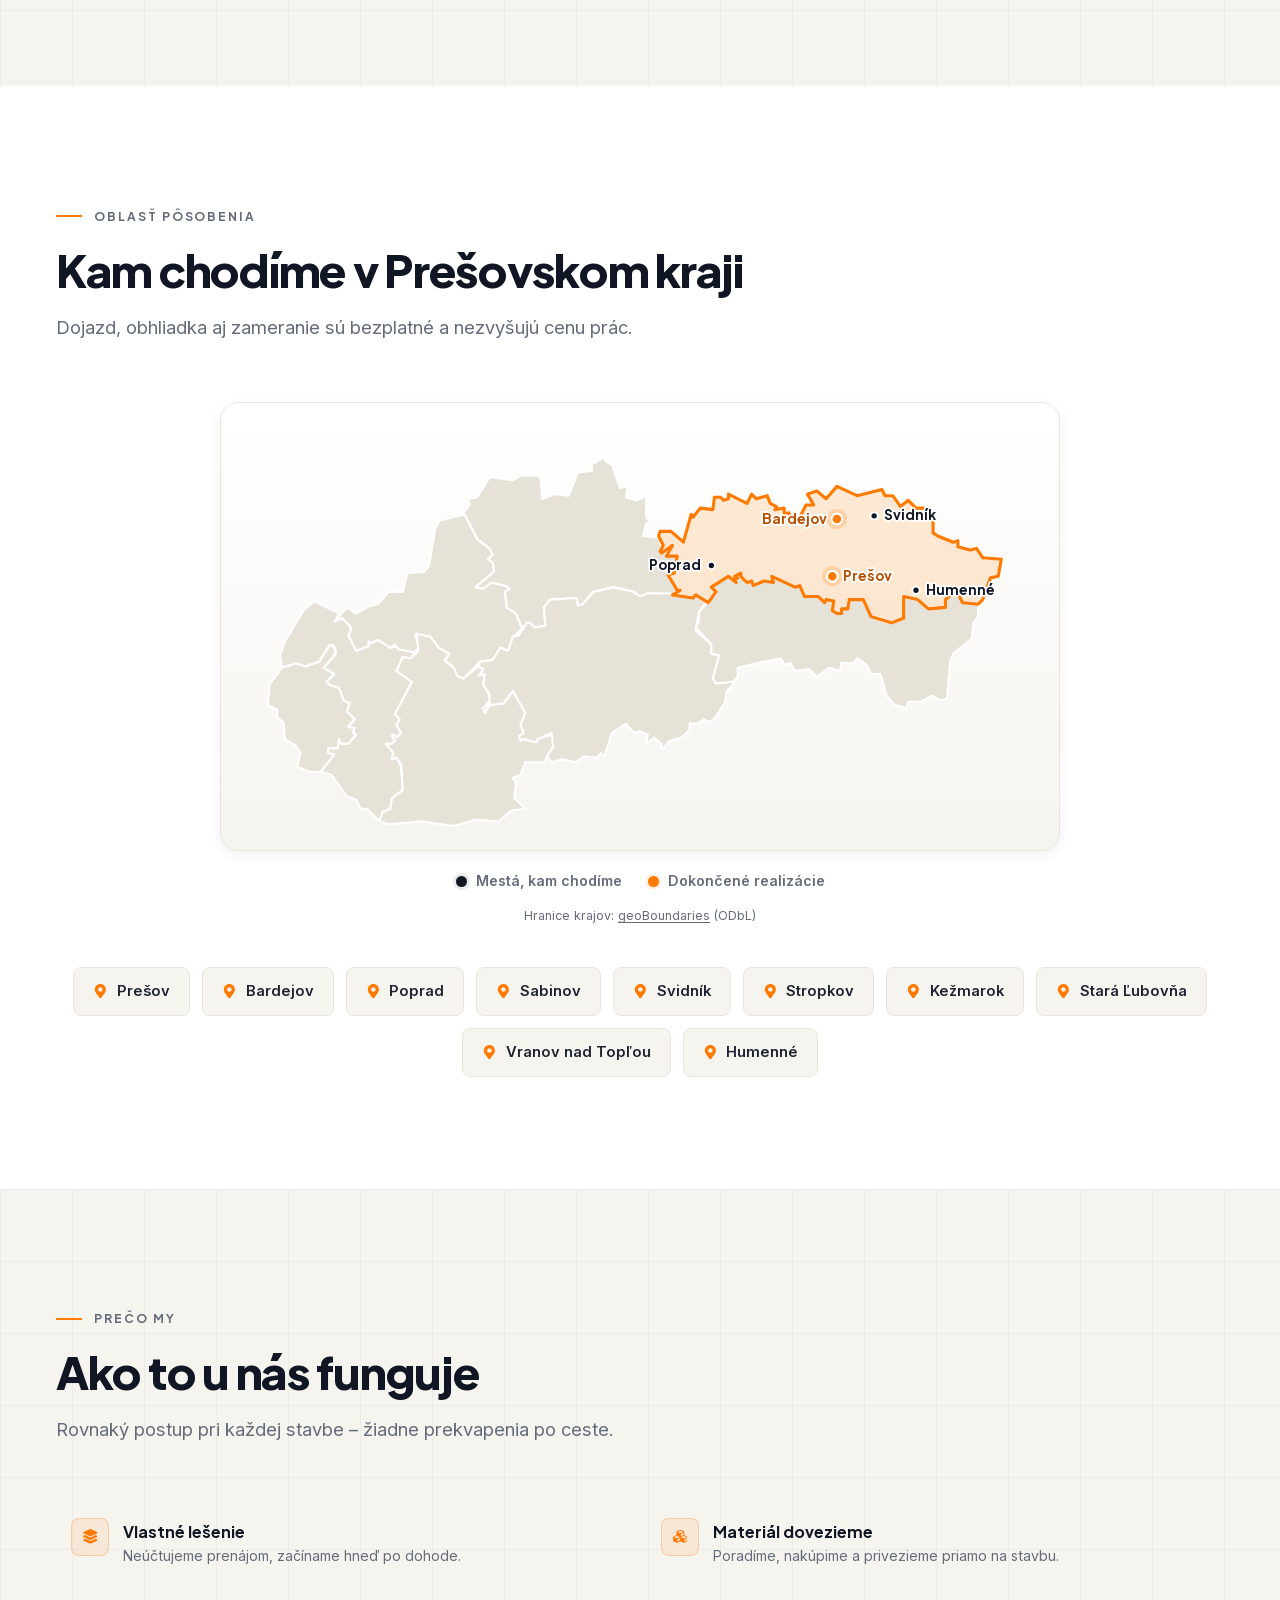
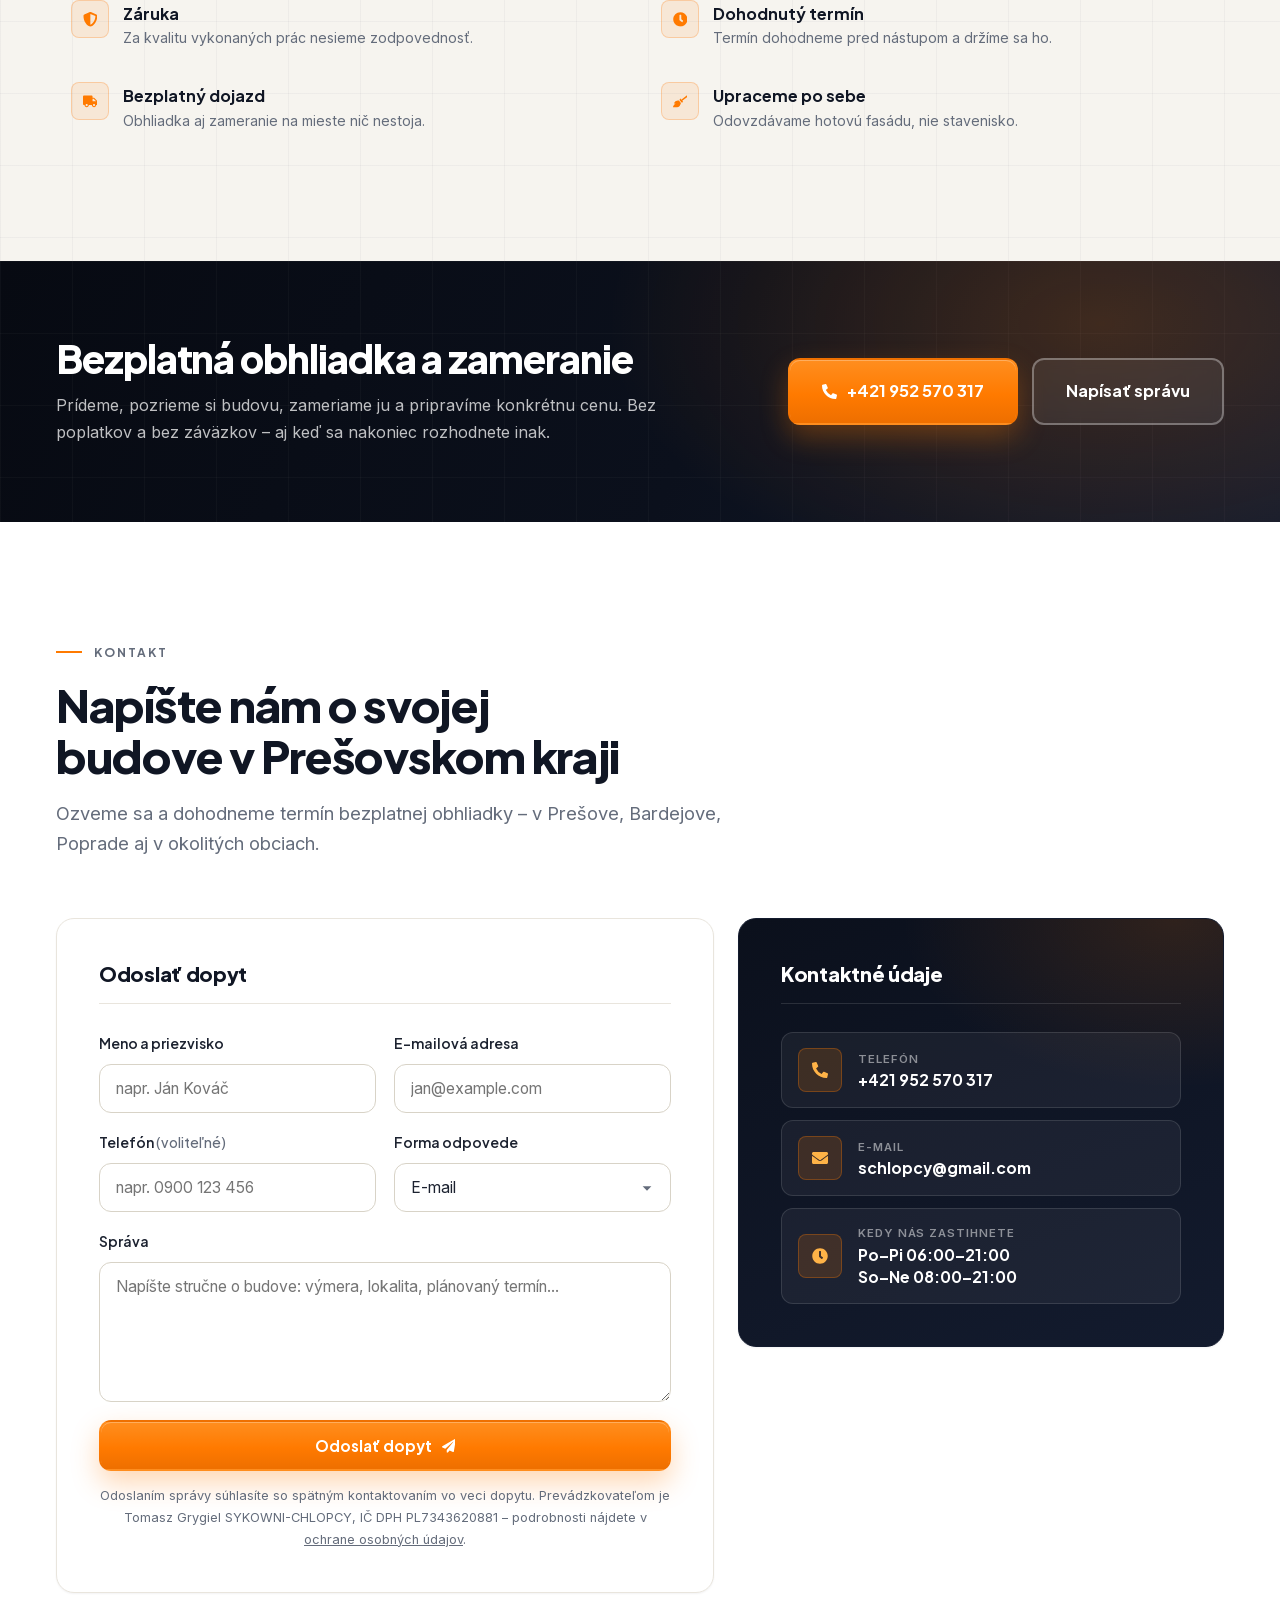
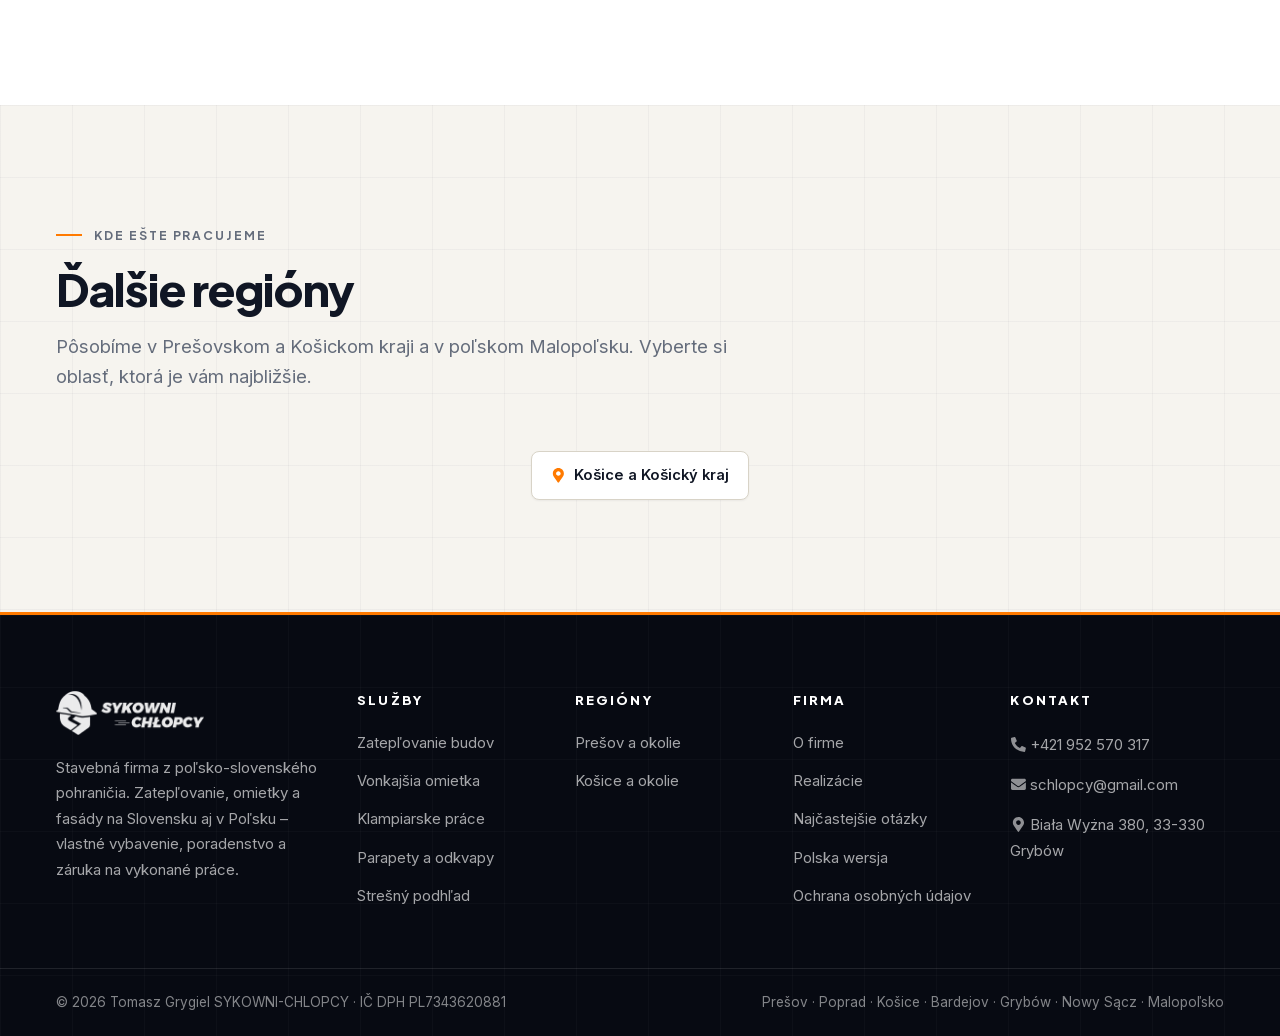
<file: zateplovanie-presov/index.html>
<!DOCTYPE html>
<html lang="sk">
<head>
  <meta charset="UTF-8" />
  <meta name="viewport" content="width=device-width, initial-scale=1.0" />
  <title>Zatepľovanie a fasády Prešov, Bardejov, Poprad | Sykowni Chłopcy</title>
  <meta name="description" content="Zatepľovanie domov a fasády v Prešove, Bardejove a Poprade. Vlastné lešenie, materiál dovezieme, záruka. Bezplatná obhliadka a cenová ponuka." />
  <meta name="robots" content="index, follow, max-image-preview:large, max-snippet:-1" />
  <meta name="author" content="Tomasz Grygiel SYKOWNI-CHLOPCY" />
  <meta name="theme-color" content="#0B101C" />
  <meta name="format-detection" content="telephone=no" />

  <link rel="icon" href="/favicon.ico" sizes="48x48" />
  <link rel="apple-touch-icon" href="/apple-touch-icon.png" />
  <link rel="manifest" href="/site.webmanifest" />
  <link rel="canonical" href="https://sykowni-chlopcy.sk/zateplovanie-presov/" />

  <meta property="og:type" content="website" />
  <meta property="og:locale" content="sk_SK" />
  <meta property="og:site_name" content="Sykowni Chłopcy" />
  <meta property="og:title" content="Zatepľovanie a fasády – Prešov, Bardejov, Poprad | Sykowni Chłopcy" />
  <meta property="og:description" content="Zatepľovanie domov a fasády v Prešove, Bardejove a Poprade. Vlastné lešenie, materiál dovezieme, záruka. Bezplatná obhliadka a cenová ponuka." />
  <meta property="og:image" content="https://sykowni-chlopcy.sk/og-image.jpg" />
  <meta property="og:image:width" content="1200" />
  <meta property="og:image:height" content="630" />
  <meta property="og:image:alt" content="Sykowni Chłopcy – zatepľovanie a fasády v Prešovskom kraji" />
  <meta property="og:url" content="https://sykowni-chlopcy.sk/zateplovanie-presov/" />
  <meta name="twitter:card" content="summary_large_image" />

  <link rel="preload" href="/fonts/jakarta-var.woff2" as="font" type="font/woff2" crossorigin />
  <link rel="preload" href="/fonts/inter-var.woff2" as="font" type="font/woff2" crossorigin />

  <script>document.documentElement.classList.add('js');</script>
  <link rel="stylesheet" href="/style.css?v=79" />
  <script src="/script.js?v=79" defer></script>

  <script type="application/ld+json">
{
  "@context": "https://schema.org",
  "@graph": [
    {
      "@type": "BreadcrumbList",
      "itemListElement": [
        {
          "@type": "ListItem",
          "position": 1,
          "name": "Domov",
          "item": "https://sykowni-chlopcy.sk/"
        },
        {
          "@type": "ListItem",
          "position": 2,
          "name": "Zatepľovanie a fasády Prešov",
          "item": "https://sykowni-chlopcy.sk/zateplovanie-presov/"
        }
      ]
    },
    {
      "@type": "Service",
      "@id": "https://sykowni-chlopcy.sk/zateplovanie-presov/#sluzba",
      "name": "Zatepľovanie a fasády Prešov",
      "serviceType": "Zatepľovanie fasád ETICS",
      "description": "Zatepľovanie rodinných a bytových domov systémom ETICS, vonkajšie omietky a fasádne práce v Prešove, Bardejove, Poprade a celom Prešovskom kraji.",
      "url": "https://sykowni-chlopcy.sk/zateplovanie-presov/",
      "provider": {
        "@type": "HomeAndConstructionBusiness",
        "@id": "https://sykowni-chlopcy.sk/#firma",
        "name": "Sykowni Chłopcy",
        "legalName": "Tomasz Grygiel SYKOWNI-CHLOPCY",
        "url": "https://sykowni-chlopcy.sk/",
        "telephone": "+421952570317",
        "email": "schlopcy@gmail.com",
        "image": "https://sykowni-chlopcy.sk/og-image.jpg",
        "priceRange": "$$",
        "currenciesAccepted": "EUR, PLN",
        "hasMap": "https://maps.app.goo.gl/REYcrivsohncNmFw8",
        "sameAs": [
          "https://maps.google.com/?cid=18325216394418417962",
          "https://sykowni-chlopcy.pl/"
        ]
      },
      "areaServed": [
        {
          "@type": "City",
          "name": "Prešov"
        },
        {
          "@type": "City",
          "name": "Bardejov"
        },
        {
          "@type": "City",
          "name": "Poprad"
        },
        {
          "@type": "City",
          "name": "Sabinov"
        },
        {
          "@type": "City",
          "name": "Svidník"
        },
        {
          "@type": "City",
          "name": "Stropkov"
        },
        {
          "@type": "AdministrativeArea",
          "name": "Prešovský kraj"
        }
      ]
    }
  ]
}
  </script>
</head>
<body id="top">

<svg xmlns="http://www.w3.org/2000/svg" class="icon-sprite" aria-hidden="true" focusable="false">
  <symbol id="i-globe-europe" viewBox="0 0 496 512"><path d="M248 8C111 8 0 119 0 256s111 248 248 248 248-111 248-248S385 8 248 8zm200 248c0 22.5-3.9 44.2-10.8 64.4h-20.3c-4.3 0-8.4-1.7-11.4-4.8l-32-32.6c-4.5-4.6-4.5-12.1.1-16.7l12.5-12.5v-8.7c0-3-1.2-5.9-3.3-8l-9.4-9.4c-2.1-2.1-5-3.3-8-3.3h-16c-6.2 0-11.3-5.1-11.3-11.3 0-3 1.2-5.9 3.3-8l9.4-9.4c2.1-2.1 5-3.3 8-3.3h32c6.2 0 11.3-5.1 11.3-11.3v-9.4c0-6.2-5.1-11.3-11.3-11.3h-36.7c-8.8 0-16 7.2-16 16v4.5c0 6.9-4.4 13-10.9 15.2l-31.6 10.5c-3.3 1.1-5.5 4.1-5.5 7.6v2.2c0 4.4-3.6 8-8 8h-16c-4.4 0-8-3.6-8-8s-3.6-8-8-8H247c-3 0-5.8 1.7-7.2 4.4l-9.4 18.7c-2.7 5.4-8.2 8.8-14.3 8.8H194c-8.8 0-16-7.2-16-16V199c0-4.2 1.7-8.3 4.7-11.3l20.1-20.1c4.6-4.6 7.2-10.9 7.2-17.5 0-3.4 2.2-6.5 5.5-7.6l40-13.3c1.7-.6 3.2-1.5 4.4-2.7l26.8-26.8c2.1-2.1 3.3-5 3.3-8 0-6.2-5.1-11.3-11.3-11.3H258l-16 16v8c0 4.4-3.6 8-8 8h-16c-4.4 0-8-3.6-8-8v-20c0-2.5 1.2-4.9 3.2-6.4l28.9-21.7c1.9-.1 3.8-.3 5.7-.3C358.3 56 448 145.7 448 256zM130.1 149.1c0-3 1.2-5.9 3.3-8l25.4-25.4c2.1-2.1 5-3.3 8-3.3 6.2 0 11.3 5.1 11.3 11.3v16c0 3-1.2 5.9-3.3 8l-9.4 9.4c-2.1 2.1-5 3.3-8 3.3h-16c-6.2 0-11.3-5.1-11.3-11.3zm128 306.4v-7.1c0-8.8-7.2-16-16-16h-20.2c-10.8 0-26.7-5.3-35.4-11.8l-22.2-16.7c-11.5-8.6-18.2-22.1-18.2-36.4v-23.9c0-16 8.4-30.8 22.1-39l42.9-25.7c7.1-4.2 15.2-6.5 23.4-6.5h31.2c10.9 0 21.4 3.9 29.6 10.9l43.2 37.1h18.3c8.5 0 16.6 3.4 22.6 9.4l17.3 17.3c3.4 3.4 8.1 5.3 12.9 5.3H423c-32.4 58.9-93.8 99.5-164.9 103.1z"/></symbol>
  <symbol id="i-chevron-down" viewBox="0 0 448 512"><path d="M207.029 381.476L12.686 187.132c-9.373-9.373-9.373-24.569 0-33.941l22.667-22.667c9.357-9.357 24.522-9.375 33.901-.04L224 284.505l154.745-154.021c9.379-9.335 24.544-9.317 33.901.04l22.667 22.667c9.373 9.373 9.373 24.569 0 33.941L240.971 381.476c-9.373 9.372-24.569 9.372-33.942 0z"/></symbol>
  <symbol id="i-check" viewBox="0 0 512 512"><path d="M173.898 439.404l-166.4-166.4c-9.997-9.997-9.997-26.206 0-36.204l36.203-36.204c9.997-9.998 26.207-9.998 36.204 0L192 312.69 432.095 72.596c9.997-9.997 26.207-9.997 36.204 0l36.203 36.204c9.997 9.997 9.997 26.206 0 36.204l-294.4 294.401c-9.998 9.997-26.207 9.997-36.204-.001z"/></symbol>
  <symbol id="i-external-link-alt" viewBox="0 0 512 512"><path d="M432,320H400a16,16,0,0,0-16,16V448H64V128H208a16,16,0,0,0,16-16V80a16,16,0,0,0-16-16H48A48,48,0,0,0,0,112V464a48,48,0,0,0,48,48H400a48,48,0,0,0,48-48V336A16,16,0,0,0,432,320ZM488,0h-128c-21.37,0-32.05,25.91-17,41l35.73,35.73L135,320.37a24,24,0,0,0,0,34L157.67,377a24,24,0,0,0,34,0L435.28,133.32,471,169c15,15,41,4.5,41-17V24A24,24,0,0,0,488,0Z"/></symbol>
  <symbol id="i-phone-alt" viewBox="0 0 512 512"><path d="M497.39 361.8l-112-48a24 24 0 0 0-28 6.9l-49.6 60.6A370.66 370.66 0 0 1 130.6 204.11l60.6-49.6a23.94 23.94 0 0 0 6.9-28l-48-112A24.16 24.16 0 0 0 122.6.61l-104 24A24 24 0 0 0 0 48c0 256.5 207.9 464 464 464a24 24 0 0 0 23.4-18.6l24-104a24.29 24.29 0 0 0-14.01-27.6z"/></symbol>
  <symbol id="i-arrow-right" viewBox="0 0 448 512"><path d="M190.5 66.9l22.2-22.2c9.4-9.4 24.6-9.4 33.9 0L441 239c9.4 9.4 9.4 24.6 0 33.9L246.6 467.3c-9.4 9.4-24.6 9.4-33.9 0l-22.2-22.2c-9.5-9.5-9.3-25 .4-34.3L311.4 296H24c-13.3 0-24-10.7-24-24v-32c0-13.3 10.7-24 24-24h287.4L190.9 101.2c-9.8-9.3-10-24.8-.4-34.3z"/></symbol>
  <symbol id="i-envelope" viewBox="0 0 512 512"><path d="M502.3 190.8c3.9-3.1 9.7-.2 9.7 4.7V400c0 26.5-21.5 48-48 48H48c-26.5 0-48-21.5-48-48V195.6c0-5 5.7-7.8 9.7-4.7 22.4 17.4 52.1 39.5 154.1 113.6 21.1 15.4 56.7 47.8 92.2 47.6 35.7.3 72-32.8 92.3-47.6 102-74.1 131.6-96.3 154-113.7zM256 320c23.2.4 56.6-29.2 73.4-41.4 132.7-96.3 142.8-104.7 173.4-128.7 5.8-4.5 9.2-11.5 9.2-18.9v-19c0-26.5-21.5-48-48-48H48C21.5 64 0 85.5 0 112v19c0 7.4 3.4 14.3 9.2 18.9 30.6 23.9 40.7 32.4 173.4 128.7 16.8 12.2 50.2 41.8 73.4 41.4z"/></symbol>
  <symbol id="i-paper-plane" viewBox="0 0 512 512"><path d="M476 3.2L12.5 270.6c-18.1 10.4-15.8 35.6 2.2 43.2L121 358.4l287.3-253.2c5.5-4.9 13.3 2.6 8.6 8.3L176 407v80.5c0 23.6 28.5 32.9 42.5 15.8L282 426l124.6 52.2c14.2 6 30.4-2.9 33-18.2l72-432C515 7.8 493.3-6.8 476 3.2z"/></symbol>
  <symbol id="i-map-marker-alt" viewBox="0 0 384 512"><path d="M172.268 501.67C26.97 291.031 0 269.413 0 192 0 85.961 85.961 0 192 0s192 85.961 192 192c0 77.413-26.97 99.031-172.268 309.67-9.535 13.774-29.93 13.773-39.464 0zM192 272c44.183 0 80-35.817 80-80s-35.817-80-80-80-80 35.817-80 80 35.817 80 80 80z"/></symbol>
  <symbol id="i-vector-square" viewBox="0 0 512 512"><path d="M512 128V32c0-17.67-14.33-32-32-32h-96c-17.67 0-32 14.33-32 32H160c0-17.67-14.33-32-32-32H32C14.33 0 0 14.33 0 32v96c0 17.67 14.33 32 32 32v192c-17.67 0-32 14.33-32 32v96c0 17.67 14.33 32 32 32h96c17.67 0 32-14.33 32-32h192c0 17.67 14.33 32 32 32h96c17.67 0 32-14.33 32-32v-96c0-17.67-14.33-32-32-32V160c17.67 0 32-14.33 32-32zm-96-64h32v32h-32V64zM64 64h32v32H64V64zm32 384H64v-32h32v32zm352 0h-32v-32h32v32zm-32-96h-32c-17.67 0-32 14.33-32 32v32H160v-32c0-17.67-14.33-32-32-32H96V160h32c17.67 0 32-14.33 32-32V96h192v32c0 17.67 14.33 32 32 32h32v192z"/></symbol>
  <symbol id="i-clock-o" viewBox="0 0 512 512"><path d="M256 8C119 8 8 119 8 256s111 248 248 248 248-111 248-248S393 8 256 8zm0 448c-110.5 0-200-89.5-200-200S145.5 56 256 56s200 89.5 200 200-89.5 200-200 200zm61.8-104.4l-84.9-61.7c-3.1-2.3-4.9-5.9-4.9-9.7V116c0-6.6 5.4-12 12-12h32c6.6 0 12 5.4 12 12v141.7l66.8 48.6c5.4 3.9 6.5 11.4 2.6 16.8L334.6 349c-3.9 5.3-11.4 6.5-16.8 2.6z"/></symbol>
  <symbol id="i-thermometer-half" viewBox="0 0 256 512"><path d="M192 384c0 35.346-28.654 64-64 64s-64-28.654-64-64c0-23.685 12.876-44.349 32-55.417V224c0-17.673 14.327-32 32-32s32 14.327 32 32v104.583c19.124 11.068 32 31.732 32 55.417zm32-84.653c19.912 22.563 32 52.194 32 84.653 0 70.696-57.303 128-128 128-.299 0-.609-.001-.909-.003C56.789 511.509-.357 453.636.002 383.333.166 351.135 12.225 321.755 32 299.347V96c0-53.019 42.981-96 96-96s96 42.981 96 96v203.347zM208 384c0-34.339-19.37-52.19-32-66.502V96c0-26.467-21.533-48-48-48S80 69.533 80 96v221.498c-12.732 14.428-31.825 32.1-31.999 66.08-.224 43.876 35.563 80.116 79.423 80.42L128 464c44.112 0 80-35.888 80-80z"/></symbol>
  <symbol id="i-paint-roller" viewBox="0 0 512 512"><path d="M416 128V32c0-17.67-14.33-32-32-32H32C14.33 0 0 14.33 0 32v96c0 17.67 14.33 32 32 32h352c17.67 0 32-14.33 32-32zm32-64v128c0 17.67-14.33 32-32 32H256c-35.35 0-64 28.65-64 64v32c-17.67 0-32 14.33-32 32v128c0 17.67 14.33 32 32 32h64c17.67 0 32-14.33 32-32V352c0-17.67-14.33-32-32-32v-32h160c53.02 0 96-42.98 96-96v-64c0-35.35-28.65-64-64-64z"/></symbol>
  <symbol id="i-hammer" viewBox="0 0 576 512"><path d="M571.31 193.94l-22.63-22.63c-6.25-6.25-16.38-6.25-22.63 0l-11.31 11.31-28.9-28.9c5.63-21.31.36-44.9-16.35-61.61l-45.25-45.25c-62.48-62.48-163.79-62.48-226.28 0l90.51 45.25v18.75c0 16.97 6.74 33.25 18.75 45.25l49.14 49.14c16.71 16.71 40.3 21.98 61.61 16.35l28.9 28.9-11.31 11.31c-6.25 6.25-6.25 16.38 0 22.63l22.63 22.63c6.25 6.25 16.38 6.25 22.63 0l90.51-90.51c6.23-6.24 6.23-16.37-.02-22.62zm-286.72-15.2c-3.7-3.7-6.84-7.79-9.85-11.95L19.64 404.96c-25.57 23.88-26.26 64.19-1.53 88.93s65.05 24.05 88.93-1.53l238.13-255.07c-3.96-2.91-7.9-5.87-11.44-9.41l-49.14-49.14z"/></symbol>
  <symbol id="i-ruler-combined" viewBox="0 0 512 512"><path d="M160 288h-56c-4.42 0-8-3.58-8-8v-16c0-4.42 3.58-8 8-8h56v-64h-56c-4.42 0-8-3.58-8-8v-16c0-4.42 3.58-8 8-8h56V96h-56c-4.42 0-8-3.58-8-8V72c0-4.42 3.58-8 8-8h56V32c0-17.67-14.33-32-32-32H32C14.33 0 0 14.33 0 32v448c0 2.77.91 5.24 1.57 7.8L160 329.38V288zm320 64h-32v56c0 4.42-3.58 8-8 8h-16c-4.42 0-8-3.58-8-8v-56h-64v56c0 4.42-3.58 8-8 8h-16c-4.42 0-8-3.58-8-8v-56h-64v56c0 4.42-3.58 8-8 8h-16c-4.42 0-8-3.58-8-8v-56h-41.37L24.2 510.43c2.56.66 5.04 1.57 7.8 1.57h448c17.67 0 32-14.33 32-32v-96c0-17.67-14.33-32-32-32z"/></symbol>
  <symbol id="i-columns" viewBox="0 0 512 512"><path d="M464 32H48C21.49 32 0 53.49 0 80v352c0 26.51 21.49 48 48 48h416c26.51 0 48-21.49 48-48V80c0-26.51-21.49-48-48-48zM224 416H64V160h160v256zm224 0H288V160h160v256z"/></symbol>
  <symbol id="i-shield-alt" viewBox="0 0 512 512"><path d="M466.5 83.7l-192-80a48.15 48.15 0 0 0-36.9 0l-192 80C27.7 91.1 16 108.6 16 128c0 198.5 114.5 335.7 221.5 380.3 11.8 4.9 25.1 4.9 36.9 0C360.1 472.6 496 349.3 496 128c0-19.4-11.7-36.9-29.5-44.3zM256.1 446.3l-.1-381 175.9 73.3c-3.3 151.4-82.1 261.1-175.8 307.7z"/></symbol>
  <symbol id="i-clock" viewBox="0 0 512 512"><path d="M256,8C119,8,8,119,8,256S119,504,256,504,504,393,504,256,393,8,256,8Zm92.49,313h0l-20,25a16,16,0,0,1-22.49,2.5h0l-67-49.72a40,40,0,0,1-15-31.23V112a16,16,0,0,1,16-16h32a16,16,0,0,1,16,16V256l58,42.5A16,16,0,0,1,348.49,321Z"/></symbol>
  <symbol id="i-truck" viewBox="0 0 640 512"><path d="M624 352h-16V243.9c0-12.7-5.1-24.9-14.1-33.9L494 110.1c-9-9-21.2-14.1-33.9-14.1H416V48c0-26.5-21.5-48-48-48H48C21.5 0 0 21.5 0 48v320c0 26.5 21.5 48 48 48h16c0 53 43 96 96 96s96-43 96-96h128c0 53 43 96 96 96s96-43 96-96h48c8.8 0 16-7.2 16-16v-32c0-8.8-7.2-16-16-16zM160 464c-26.5 0-48-21.5-48-48s21.5-48 48-48 48 21.5 48 48-21.5 48-48 48zm320 0c-26.5 0-48-21.5-48-48s21.5-48 48-48 48 21.5 48 48-21.5 48-48 48zm80-208H416V144h44.1l99.9 99.9V256z"/></symbol>
  <symbol id="i-layer-group" viewBox="0 0 512 512"><path d="M12.41 148.02l232.94 105.67c6.8 3.09 14.49 3.09 21.29 0l232.94-105.67c16.55-7.51 16.55-32.52 0-40.03L266.65 2.31a25.607 25.607 0 0 0-21.29 0L12.41 107.98c-16.55 7.51-16.55 32.53 0 40.04zm487.18 88.28l-58.09-26.33-161.64 73.27c-7.56 3.43-15.59 5.17-23.86 5.17s-16.29-1.74-23.86-5.17L70.51 209.97l-58.1 26.33c-16.55 7.5-16.55 32.5 0 40l232.94 105.59c6.8 3.08 14.49 3.08 21.29 0L499.59 276.3c16.55-7.5 16.55-32.5 0-40zm0 127.8l-57.87-26.23-161.86 73.37c-7.56 3.43-15.59 5.17-23.86 5.17s-16.29-1.74-23.86-5.17L70.29 337.87 12.41 364.1c-16.55 7.5-16.55 32.5 0 40l232.94 105.59c6.8 3.08 14.49 3.08 21.29 0L499.59 404.1c16.55-7.5 16.55-32.5 0-40z"/></symbol>
  <symbol id="i-cubes" viewBox="0 0 512 512"><path d="M488.6 250.2L392 214V105.5c0-15-9.3-28.4-23.4-33.7l-100-37.5c-8.1-3.1-17.1-3.1-25.3 0l-100 37.5c-14.1 5.3-23.4 18.7-23.4 33.7V214l-96.6 36.2C9.3 255.5 0 268.9 0 283.9V394c0 13.6 7.7 26.1 19.9 32.2l100 50c10.1 5.1 22.1 5.1 32.2 0l103.9-52 103.9 52c10.1 5.1 22.1 5.1 32.2 0l100-50c12.2-6.1 19.9-18.6 19.9-32.2V283.9c0-15-9.3-28.4-23.4-33.7zM358 214.8l-85 31.9v-68.2l85-37v73.3zM154 104.1l102-38.2 102 38.2v.6l-102 41.4-102-41.4v-.6zm84 291.1l-85 42.5v-79.1l85-38.8v75.4zm0-112l-102 41.4-102-41.4v-.6l102-38.2 102 38.2v.6zm240 112l-85 42.5v-79.1l85-38.8v75.4zm0-112l-102 41.4-102-41.4v-.6l102-38.2 102 38.2v.6z"/></symbol>
  <symbol id="i-broom" viewBox="0 0 640 512"><path d="M256.47 216.77l86.73 109.18s-16.6 102.36-76.57 150.12C206.66 523.85 0 510.19 0 510.19s3.8-23.14 11-55.43l94.62-112.17c3.97-4.7-.87-11.62-6.65-9.5l-60.4 22.09c14.44-41.66 32.72-80.04 54.6-97.47 59.97-47.76 163.3-40.94 163.3-40.94zM636.53 31.03l-19.86-25c-5.49-6.9-15.52-8.05-22.41-2.56l-232.48 177.8-34.14-42.97c-5.09-6.41-15.14-5.21-18.59 2.21l-25.33 54.55 86.73 109.18 58.8-12.45c8-1.69 11.42-11.2 6.34-17.6l-34.09-42.92 232.48-177.8c6.89-5.48 8.04-15.53 2.55-22.44z"/></symbol>
  <symbol id="i-plus" viewBox="0 0 448 512"><path d="M416 208H272V64c0-17.67-14.33-32-32-32h-32c-17.67 0-32 14.33-32 32v144H32c-17.67 0-32 14.33-32 32v32c0 17.67 14.33 32 32 32h144v144c0 17.67 14.33 32 32 32h32c17.67 0 32-14.33 32-32V304h144c17.67 0 32-14.33 32-32v-32c0-17.67-14.33-32-32-32z"/></symbol>
  <symbol id="i-chevron-up" viewBox="0 0 448 512"><path d="M240.971 130.524l194.343 194.343c9.373 9.373 9.373 24.569 0 33.941l-22.667 22.667c-9.357 9.357-24.522 9.375-33.901.04L224 227.495 69.255 381.516c-9.379 9.335-24.544 9.317-33.901-.04l-22.667-22.667c-9.373-9.373-9.373-24.569 0-33.941L207.03 130.525c9.372-9.373 24.568-9.373 33.941-.001z"/></symbol>
  <symbol id="i-hard-hat" viewBox="0 0 512 512"><path d="M480 288c0-80.25-49.28-148.92-119.19-177.62L320 192V80a16 16 0 0 0-16-16h-96a16 16 0 0 0-16 16v112l-40.81-81.62C81.28 139.08 32 207.75 32 288v64h448zm16 96H16a16 16 0 0 0-16 16v32a16 16 0 0 0 16 16h480a16 16 0 0 0 16-16v-32a16 16 0 0 0-16-16z"/></symbol>
  <symbol id="i-question" viewBox="0 0 384 512"><path d="M202.021 0C122.202 0 70.503 32.703 29.914 91.026c-7.363 10.58-5.093 25.086 5.178 32.874l43.138 32.709c10.373 7.865 25.132 6.026 33.253-4.148 25.049-31.381 43.63-49.449 82.757-49.449 30.764 0 68.816 19.799 68.816 49.631 0 22.552-18.617 34.134-48.993 51.164-35.423 19.86-82.299 44.576-82.299 106.405V320c0 13.255 10.745 24 24 24h72.471c13.255 0 24-10.745 24-24v-5.773c0-42.86 125.268-44.645 125.268-160.627C377.504 66.256 286.902 0 202.021 0zM192 373.459c-38.196 0-69.271 31.075-69.271 69.271 0 38.195 31.075 69.27 69.271 69.27s69.271-31.075 69.271-69.271-31.075-69.27-69.271-69.27z"/></symbol>
</svg>

<a class="skip-link" href="#main">Prejsť na obsah</a>

<nav class="navbar" id="navbar">
  <div class="wrap nav-container">
    <a href="/" class="nav-logo" aria-label="Sykowni Chłopcy – domovská stránka">
      <img src="/banner_new.png" alt="Sykowni Chłopcy" class="hero-logo" width="607" height="180" />
    </a>

    <ul class="nav-center nav-links" id="nav-links">
      <li><a href="/#about">O firme</a></li>
      <li><a href="/#services">Služby</a></li>
      <li class="js-process-link"><a href="/#process">Ako pracujeme</a></li>
      <li><a href="/#gallery">Realizácie</a></li>
      <li><a href="/#area">Kde pracujeme</a></li>
      <li><a href="/#faq">FAQ</a></li>
      <li><a href="#contact-section">Kontakt</a></li>
      <li class="nav-cta-mobile"><a href="tel:+421952570317">+421 952 570 317</a></li>
    </ul>

    <div class="nav-right">
      <div class="lang-select">
        <button type="button" class="lang-toggle" id="lang-toggle" aria-expanded="false" aria-haspopup="true" aria-controls="lang-menu">
          <i class="ico" aria-hidden="true"><svg><use href="#i-globe-europe"></use></svg></i>
          <span class="lang-current">SK</span>
          <i class="ico lang-caret" aria-hidden="true"><svg><use href="#i-chevron-down"></use></svg></i>
        </button>
        <ul class="lang-menu" id="lang-menu" hidden>
          <li>
            <a href="https://sykowni-chlopcy.sk/" hreflang="sk" class="is-active" aria-current="true">
              <span class="lang-code">SK</span>
              <span class="lang-name">Slovenská verzia<small>sykowni-chlopcy.sk</small></span>
              <i class="ico" aria-hidden="true"><svg><use href="#i-check"></use></svg></i>
            </a>
          </li>
          <li>
            <a href="https://sykowni-chlopcy.pl/" hreflang="pl">
              <span class="lang-code">PL</span>
              <span class="lang-name">Poľská verzia<small>sykowni-chlopcy.pl</small></span>
              <i class="ico" aria-hidden="true"><svg><use href="#i-external-link-alt"></use></svg></i>
            </a>
          </li>
        </ul>
      </div>

      <a href="#contact-section" class="btn btn-accent btn-sm nav-cta">Bezplatná ponuka</a>

      <button class="hamburger" id="hamburger" aria-label="Otvoriť menu" aria-expanded="false" aria-controls="nav-links">
        <span></span><span></span><span></span>
      </button>
    </div>
  </div>
</nav>

<main id="main">

<header class="page-head">
  <div class="wrap">
    <nav class="crumbs" aria-label="Omrvinková navigácia">
      <ol>
        <li><a href="/">Domov</a></li>
        <li><span aria-current="page">Prešov a okolie</span></li>
      </ol>
    </nav>
    <h1>Zatepľovanie a fasády – Prešov, Bardejov, Poprad a okolie</h1>
    <p class="page-lead">Zatepľujeme rodinné aj väčšie budovy v Prešove, Bardejove, Poprade a okolitých obciach Prešovského kraja. Vlastné lešenie, materiál dovezieme, termín dohodneme pred nástupom a držíme sa ho.</p>
    <div class="page-head-actions">
      <a href="#contact-section" class="btn btn-accent btn-lg">Bezplatná cenová ponuka <i class="ico ico-arrow" aria-hidden="true"><svg><use href="#i-arrow-right"></use></svg></i></a>
      <a href="tel:+421952570317" class="btn btn-primary btn-lg"><i class="ico" aria-hidden="true"><svg><use href="#i-phone-alt"></use></svg></i> +421 952 570 317</a>
    </div>
  </div>
</header>

<section aria-labelledby="proof-title">
  <div class="wrap section-container">
    <header class="section-head" data-reveal>
      <span class="section-tag">Naše stavby</span>
      <h2 id="proof-title">Realizácie v okolí Prešova a Bardejova</h2>
      <p class="section-sub">Nie vizualizácie – konkrétne domy s plochou, termínom a fotografiami pred a po.</p>
    </header>
    <div class="local-proof">
      <div class="local-proof-media" data-reveal="right">
        <img src="/galery_2-800.webp" srcset="/galery_2-800.webp 800w, /galery_2.webp 1400w" sizes="(max-width: 992px) 92vw, 560px" alt="Dulova Ves pri Prešove – rodinný dom po zateplení s fasádou v intenzívnej farbe" loading="lazy" decoding="async" width="1400" height="1050" />
      </div>
      <div data-reveal="left">
        <h3 id="proof-1">Obnova rodinného domu – Dulova Ves, okres Prešov</h3>
        <p>Steny mali výrazné nerovnosti, preto sme ich vyrovnali rôznymi hrúbkami polystyrénu namiesto naberania lepidla. Na napenetrovaný podklad prišla omietka v intenzívnom odtieni z prémiového radu – taká farba drží sýtosť aj po rokoch na južnej strane.</p>
        <ul class="local-facts">
          <li><i class="ico" aria-hidden="true"><svg><use href="#i-map-marker-alt"></use></svg></i>Dulova Ves, okres Prešov</li>
          <li><i class="ico" aria-hidden="true"><svg><use href="#i-vector-square"></use></svg></i>220 m²</li>
          <li><i class="ico" aria-hidden="true"><svg><use href="#i-clock-o"></use></svg></i>7 dní</li>
        </ul>
      </div>
    </div>

    <div class="local-proof">
      <div data-reveal="right">
        <h3 id="proof-2">Kompletné zateplenie – Osikov, okres Bardejov</h3>
        <p>Celý objekt sme zateplili polystyrénom s hrúbkou 20 cm, vystužili sieťkou s lepidlom a dokončili štruktúrovanou omietkou. Súčasťou bola aj spätná montáž parapetov s novými dĺžkami – po zateplení stena narastie a staré parapety už nesadnú.</p>
        <ul class="local-facts">
          <li><i class="ico" aria-hidden="true"><svg><use href="#i-map-marker-alt"></use></svg></i>Osikov, okres Bardejov</li>
          <li><i class="ico" aria-hidden="true"><svg><use href="#i-vector-square"></use></svg></i>500 m²</li>
          <li><i class="ico" aria-hidden="true"><svg><use href="#i-clock-o"></use></svg></i>4 týždne</li>
        </ul>
      </div>
      <div class="local-proof-media" data-reveal="left">
        <img src="/background-800.webp" srcset="/background-800.webp 800w, /background.webp 1400w" sizes="(max-width: 992px) 92vw, 560px" alt="Osikov pri Bardejove – budova po zateplení polystyrénom 20 cm so štruktúrovanou omietkou" loading="lazy" decoding="async" width="1400" height="1050" />
      </div>
    </div>
    <p style="text-align:center;margin-top:40px">
      <a href="/#gallery" class="btn btn-link">Pozrieť všetky porovnania pred a po <i class="ico ico-arrow" aria-hidden="true"><svg><use href="#i-arrow-right"></use></svg></i></a>
    </p>
  </div>
</section>

<section class="bg-light" aria-labelledby="svc-title">
  <div class="wrap section-container">
    <header class="section-head" data-reveal>
      <span class="section-tag">Rozsah prác</span>
      <h2 id="svc-title">Čo robíme v Prešove a okolí</h2>
      <p class="section-sub">Fasádu riešime kompletne – od izolácie po posledný odkvap, aby ste nemuseli zháňať tri rôzne partie.</p>
    </header>
    <div class="services-grid">
      <article class="service-item" data-reveal>
        <div class="service-icon"><i class="ico" aria-hidden="true"><svg><use href="#i-thermometer-half"></use></svg></i></div>
        <h3>Zatepľovanie budov</h3>
        <p>Systém ETICS – polystyrén alebo minerálna vlna, s riešením detailov a tepelných mostov okolo okien, ostení a soklu.</p>
        <ul class="service-tags"><li>polystyrén</li><li>vlna</li><li>sieťka a lepidlo</li></ul>
      </article>
      <article class="service-item" data-reveal data-reveal-delay="80">
        <div class="service-icon"><i class="ico" aria-hidden="true"><svg><use href="#i-paint-roller"></use></svg></i></div>
        <h3>Vonkajšia omietka</h3>
        <p>Silikónové, akrylátové a mozaikové omietky. Poradíme, ktorá štruktúra a farba vydrží v podhorskom podnebí.</p>
        <ul class="service-tags"><li>silikónová</li><li>akrylátová</li><li>mozaika</li></ul>
      </article>
      <article class="service-item" data-reveal data-reveal-delay="160">
        <div class="service-icon"><i class="ico" aria-hidden="true"><svg><use href="#i-hammer"></use></svg></i></div>
        <h3>Klampiarske práce</h3>
        <p>Oplechovanie po zateplení musí sadnúť na novú hrúbku steny – inak voda nájde cestu pod fasádu.</p>
        <ul class="service-tags"><li>oplechovanie</li><li>komíny</li><li>atiky</li></ul>
      </article>
      <article class="service-item" data-reveal data-reveal-delay="240">
        <div class="service-icon"><i class="ico" aria-hidden="true"><svg><use href="#i-ruler-combined"></use></svg></i></div>
        <h3>Parapety a odkvapy</h3>
        <p>Demontáž pred prácami a spätná montáž s novými dĺžkami, spádmi a poriadnym utesnením.</p>
        <ul class="service-tags"><li>parapety</li><li>odkvapy</li><li>zvodové rúry</li></ul>
      </article>
      <article class="service-item" data-reveal data-reveal-delay="320">
        <div class="service-icon"><i class="ico" aria-hidden="true"><svg><use href="#i-columns"></use></svg></i></div>
        <h3>Strešný podhľad</h3>
        <p>Podhľad uzatvára fasádu a chráni krov pred vlhkosťou a vtákmi. PVC, drevo alebo plech.</p>
        <ul class="service-tags"><li>PVC</li><li>drevo</li><li>plech</li></ul>
      </article>
      <article class="service-item service-cta" data-reveal data-reveal-delay="400">
        <div class="service-icon"><i class="ico" aria-hidden="true"><svg><use href="#i-question"></use></svg></i></div>
        <h3>Potrebujete niečo iné?</h3>
        <p>Popíšte, čo máte v pláne. Ak to nie je naša špecializácia, povieme to na rovinu a poradíme, kto sa o to postará.</p>
        <a href="#contact-section" class="btn btn-accent btn-sm">Opýtať sa na cenu</a>
      </article>
    </div>
  </div>
</section>

<section aria-labelledby="places-title">
  <div class="wrap section-container">
    <header class="section-head" data-reveal>
      <span class="section-tag">Oblasť pôsobenia</span>
      <h2 id="places-title">Kam chodíme v Prešovskom kraji</h2>
      <p class="section-sub">Dojazd, obhliadka aj zameranie sú bezplatné a nezvyšujú cenu prác.</p>
    </header>
<figure class="area-map area-map--static" data-reveal>
    <div class="area-map-canvas">
      <svg viewBox="78 158 512 259" role="img" aria-labelledby="mapTitle mapDesc">
        <title id="mapTitle">Mapa Slovenska so zvýrazneným Prešovským krajom</title>
        <desc id="mapDesc">Zvýraznený Prešovský kraj s vyznačenými mestami Prešov, Bardejov, Poprad, Svidník a Humenné. Prešov a Bardejov sú okresy našich dokončených realizácií.</desc>
        <g class="map-regions">
          <path class="map-region" d="M103 312L95 323L94 336L100 339L100 344L104 347L105 358L112 362L115 367L113 376L121 379L128 379L137 368L133 367L133 364L139 364L140 358L141 361L146 361L151 355L149 354L150 351L146 350L150 345L145 340L147 335L143 333L140 325L134 323L132 321L137 316L130 312L135 309L138 300L134 297L127 308L118 311L112 309Z" />
          <path class="map-region" d="M128 379L135 381L145 395L151 397L154 403L158 403L166 411L168 405L173 403L174 396L181 391L180 376L177 370L174 371L175 367L170 361L174 361L176 359L174 356L175 355L177 357L180 354L177 349L179 345L176 342L187 321L177 314L181 305L186 306L189 304L186 301L178 300L177 298L173 299L165 294L161 296L159 295L159 298L151 301L146 291L148 287L146 284L142 280L137 282L140 277L124 269L117 275L105 295L102 304L103 312L112 309L118 311L127 308L134 297L137 298L138 303L130 312L137 316L132 321L134 323L140 325L143 333L147 335L145 340L150 345L146 350L150 351L149 354L151 355L146 361L141 361L140 358L139 364L133 364L133 367L137 368Z" />
          <path class="map-region" d="M188 302L192 299L189 291L199 292L204 299L211 303L208 307L209 310L212 310L216 317L220 319L231 308L239 307L244 299L249 301L252 292L258 287L254 277L248 273L247 263L250 261L247 259L238 257L233 261L228 260L240 250L239 244L236 242L239 239L237 235L229 229L221 213L205 217L202 222L198 246L195 250L184 251L181 263L172 263L165 271L160 272L151 277L145 273L137 282L142 280L146 284L148 287L146 291L151 301L159 298L159 295L161 296L165 294L173 299L176 297L178 300Z" />
          <path class="map-region" d="M166 411L172 413L193 411L214 414L228 410L243 411L251 404L260 403L253 396L254 386L252 383L257 381L260 373L272 373L278 363L279 355L269 357L267 360L259 358L257 359L256 356L259 354L257 349L260 341L252 327L246 335L237 336L234 341L233 338L238 332L233 323L234 316L230 317L233 313L230 311L220 319L216 317L214 312L208 307L211 303L204 299L199 292L190 290L191 301L186 306L181 305L177 314L187 321L176 342L179 345L177 349L180 354L177 357L175 355L174 356L176 359L174 361L170 361L175 367L174 371L177 370L180 374L181 391L174 396L173 403L168 405Z" />
          <path class="map-region" d="M258 286L263 283L266 286L273 285L272 273L276 268L293 267L294 272L297 271L304 263L317 260L330 263L334 266L340 264L356 265L360 262L358 262L352 252L356 251L357 246L358 240L351 238L355 233L348 238L347 228L336 227L338 219L341 218L338 215L338 201L332 204L325 202L326 195L321 196L316 181L312 179L311 176L303 181L303 185L294 186L288 201L279 200L271 203L270 190L268 188L257 188L252 191L237 189L229 202L223 203L224 207L221 211L217 213L221 213L229 229L237 235L239 239L236 242L239 244L240 250L228 260L233 261L238 257L247 259L250 261L247 263L248 273L254 277Z" />
          <path class="map-region" d="M230 311L233 313L230 317L234 316L233 323L237 329L237 335L233 338L234 341L237 336L246 335L252 327L260 341L257 349L259 354L256 356L257 359L259 358L267 360L268 358L277 354L278 363L274 369L277 373L284 371L293 373L298 369L306 370L309 367L311 369L316 354L325 348L330 354L334 353L339 355L338 361L343 357L348 361L347 364L350 363L353 359L361 357L366 352L366 348L372 348L375 345L379 347L382 345L389 334L390 327L394 323L393 320L388 322L381 319L385 304L380 303L380 297L370 288L372 276L377 269L370 265L368 267L353 264L339 264L334 266L330 263L317 260L304 263L297 271L294 272L293 267L276 268L272 273L273 285L266 286L263 283L261 283L256 291L252 292L249 301L244 299L239 307L231 308Z" />
          <path class="map-region" d="M394 321L397 318L397 312L414 308L425 306L427 310L431 309L434 314L443 313L448 318L456 312L463 314L464 309L472 309L474 306L480 310L483 316L489 316L493 330L498 336L506 338L507 334L515 334L522 330L528 333L532 332L534 308L536 303L548 293L549 283L552 279L552 271L542 270L538 262L531 268L531 273L520 274L513 268L504 266L504 280L494 283L483 279L478 268L469 268L468 274L464 274L464 277L461 277L458 275L459 269L454 268L453 270L449 266L440 266L437 259L434 260L419 253L420 257L414 256L407 259L406 256L403 257L399 253L399 251L395 253L397 254L395 255L396 257L391 253L380 260L383 264L372 276L372 282L370 286L380 297L380 303L385 304L381 319L383 322Z" />
          <path class="map-region is-active" d="M355 265L368 267L370 265L378 270L383 263L380 260L391 253L396 257L395 255L397 254L395 253L399 251L399 253L403 257L406 256L407 259L414 256L420 257L419 253L434 260L437 259L440 266L449 266L453 270L454 268L459 269L458 275L461 277L464 277L464 274L468 274L469 268L478 268L483 279L496 283L504 280L504 266L513 268L520 274L531 273L531 268L538 262L542 270L552 271L555 268L560 254L565 253L567 242L555 241L551 235L547 236L539 234L539 230L536 231L526 227L523 225L523 218L517 209L512 209L507 204L502 208L497 201L492 201L490 197L474 201L461 195L454 203L448 198L442 200L446 207L441 207L437 215L432 216L430 212L427 213L427 209L421 210L422 208L418 206L416 201L409 203L406 200L403 206L391 200L391 203L388 204L386 202L382 202L381 210L373 209L368 215L367 213L362 231L354 224L347 224L346 227L349 233L347 237L348 238L355 233L351 240L358 240L356 251L352 252L358 262L360 262Z" />
        </g>
        <g class="map-pins-wrap">
          <g class="map-pin" data-city="Poprad">
            <circle class="map-dot" cx="380" cy="246" r="2.38" />
            <text class="map-label" x="373.39" y="248.98" text-anchor="end">Poprad</text>
          </g>
          <g class="map-pin is-project" data-city="Bardejov">
            <circle class="map-halo" cx="461" cy="216" r="6.61" />
            <circle class="map-dot" cx="461" cy="216" r="3.44" />
            <text class="map-label" x="454.39" y="218.98" text-anchor="end">Bardejov</text>
          </g>
          <g class="map-pin" data-city="Svidník">
            <circle class="map-dot" cx="485" cy="214" r="2.38" />
            <text class="map-label" x="491.61" y="216.98" text-anchor="start">Svidník</text>
          </g>
          <g class="map-pin is-project" data-city="Prešov">
            <circle class="map-halo" cx="458" cy="253" r="6.61" />
            <circle class="map-dot" cx="458" cy="253" r="3.44" />
            <text class="map-label" x="464.61" y="255.98" text-anchor="start">Prešov</text>
          </g>
          <g class="map-pin" data-city="Humenné">
            <circle class="map-dot" cx="512" cy="262" r="2.38" />
            <text class="map-label" x="518.61" y="264.98" text-anchor="start">Humenné</text>
          </g>
        </g>
      </svg>
    </div>
    <ul class="map-legend">
      <li><span class="lg-dot"></span>Mestá, kam chodíme</li>
      <li><span class="lg-dot is-project"></span>Dokončené realizácie</li>
    </ul>
    <figcaption class="map-note">
      Hranice krajov: <a href="https://www.geoboundaries.org/" target="_blank" rel="noopener">geoBoundaries</a> (ODbL)
    </figcaption>
  </figure>
    <ul class="area-links area-links-static" data-reveal>
      <li><span><i class="ico" aria-hidden="true"><svg><use href="#i-map-marker-alt"></use></svg></i>Prešov</span></li>
      <li><span><i class="ico" aria-hidden="true"><svg><use href="#i-map-marker-alt"></use></svg></i>Bardejov</span></li>
      <li><span><i class="ico" aria-hidden="true"><svg><use href="#i-map-marker-alt"></use></svg></i>Poprad</span></li>
      <li><span><i class="ico" aria-hidden="true"><svg><use href="#i-map-marker-alt"></use></svg></i>Sabinov</span></li>
      <li><span><i class="ico" aria-hidden="true"><svg><use href="#i-map-marker-alt"></use></svg></i>Svidník</span></li>
      <li><span><i class="ico" aria-hidden="true"><svg><use href="#i-map-marker-alt"></use></svg></i>Stropkov</span></li>
      <li><span><i class="ico" aria-hidden="true"><svg><use href="#i-map-marker-alt"></use></svg></i>Kežmarok</span></li>
      <li><span><i class="ico" aria-hidden="true"><svg><use href="#i-map-marker-alt"></use></svg></i>Stará Ľubovňa</span></li>
      <li><span><i class="ico" aria-hidden="true"><svg><use href="#i-map-marker-alt"></use></svg></i>Vranov nad Topľou</span></li>
      <li><span><i class="ico" aria-hidden="true"><svg><use href="#i-map-marker-alt"></use></svg></i>Humenné</span></li>
    </ul>
  </div>
</section>

<section class="bg-light" aria-labelledby="why-title">
  <div class="wrap section-container">
    <header class="section-head" data-reveal>
      <span class="section-tag">Prečo my</span>
      <h2 id="why-title">Ako to u nás funguje</h2>
      <p class="section-sub">Rovnaký postup pri každej stavbe – žiadne prekvapenia po ceste.</p>
    </header>
    <div data-reveal>
      <ul class="about-list">
        <li><i class="ico" aria-hidden="true"><svg><use href="#i-layer-group"></use></svg></i><div><strong>Vlastné lešenie</strong><span>Neúčtujeme prenájom, začíname hneď po dohode.</span></div></li>
        <li><i class="ico" aria-hidden="true"><svg><use href="#i-cubes"></use></svg></i><div><strong>Materiál dovezieme</strong><span>Poradíme, nakúpime a privezieme priamo na stavbu.</span></div></li>
        <li><i class="ico" aria-hidden="true"><svg><use href="#i-shield-alt"></use></svg></i><div><strong>Záruka</strong><span>Za kvalitu vykonaných prác nesieme zodpovednosť.</span></div></li>
        <li><i class="ico" aria-hidden="true"><svg><use href="#i-clock"></use></svg></i><div><strong>Dohodnutý termín</strong><span>Termín dohodneme pred nástupom a držíme sa ho.</span></div></li>
        <li><i class="ico" aria-hidden="true"><svg><use href="#i-truck"></use></svg></i><div><strong>Bezplatný dojazd</strong><span>Obhliadka aj zameranie na mieste nič nestoja.</span></div></li>
        <li><i class="ico" aria-hidden="true"><svg><use href="#i-broom"></use></svg></i><div><strong>Upraceme po sebe</strong><span>Odovzdávame hotovú fasádu, nie stavenisko.</span></div></li>
      </ul>
    </div>
  </div>
</section>

<section class="cta-band" aria-labelledby="cta-title">
  <div class="wrap cta-inner" data-reveal>
    <div class="cta-text">
      <h2 id="cta-title">Bezplatná obhliadka a zameranie</h2>
      <p>Prídeme, pozrieme si budovu, zameriame ju a pripravíme konkrétnu cenu. Bez poplatkov a bez záväzkov – aj keď sa nakoniec rozhodnete inak.</p>
    </div>
    <div class="cta-actions">
      <a href="tel:+421952570317" class="btn btn-accent btn-lg"><i class="ico" aria-hidden="true"><svg><use href="#i-phone-alt"></use></svg></i> +421 952 570 317</a>
      <a href="#contact-section" class="btn btn-outline-light btn-lg">Napísať správu</a>
    </div>
  </div>
</section>

<!-- Formulár je zámerne priamo na tejto stránke: kto sem príde z vyhľadávania
     na "zatepľovanie Prešov", nemá dôvod preklikávať sa na domovskú stránku.
     Skryté pole "stranka" hovorí, z ktorého regiónu dopyt prišiel. -->
<section id="contact-section" aria-labelledby="contact-title">
  <div class="wrap section-container">
    <header class="section-head" data-reveal>
      <span class="section-tag">Kontakt</span>
      <h2 id="contact-title">Napíšte nám o svojej budove v Prešovskom kraji</h2>
      <p class="section-sub">Ozveme sa a dohodneme termín bezplatnej obhliadky – v Prešove, Bardejove, Poprade aj v okolitých obciach.</p>
    </header>

    <div class="contact-wrapper">
      <div class="contact-box" data-reveal="right">
        <h3 class="contact-header">Odoslať dopyt</h3>
        <form id="contact-form" action="https://formspree.io/f/xoeavjnl" method="POST" novalidate>
          <input type="hidden" name="_subject" value="Sykowni Chłopcy SK – nový dopyt (Prešov)" />
          <input type="hidden" name="_language" value="sk" />
          <input type="hidden" name="stranka" value="Prešovský kraj – /zateplovanie-presov/" />
          <!-- pasca na boty: človek toto pole neuvidí a nevyplní -->
          <div class="form-gotcha" aria-hidden="true">
            <label for="company">Názov firmy</label>
            <input type="text" id="company" name="_gotcha" tabindex="-1" autocomplete="off" />
          </div>

          <div class="form-row">
            <div class="form-group">
              <label for="name">Meno a priezvisko</label>
              <input type="text" id="name" name="name" placeholder="napr. Ján Kováč" autocomplete="name"
                     required aria-describedby="name-error" />
              <p class="field-error" id="name-error" hidden></p>
            </div>
            <div class="form-group">
              <label for="email">E-mailová adresa</label>
              <input type="email" id="email" name="email" placeholder="jan@example.com" autocomplete="email"
                     inputmode="email" required aria-describedby="email-error" />
              <p class="field-error" id="email-error" hidden></p>
            </div>
          </div>
          <div class="form-row">
            <div class="form-group">
              <label for="phone">Telefón <span class="opt">(voliteľné)</span></label>
              <input type="tel" id="phone" name="phone" placeholder="napr. 0900 123 456" autocomplete="tel" inputmode="tel" />
            </div>
            <div class="form-group">
              <label for="scope">Forma odpovede</label>
              <select id="scope" name="scope">
                <option value="E-mail">E-mail</option>
                <option value="SMS">SMS</option>
                <option value="Telefón">Telefón</option>
              </select>
            </div>
          </div>
          <div class="form-group">
            <label for="message">Správa</label>
            <textarea id="message" name="message" placeholder="Napíšte stručne o budove: výmera, lokalita, plánovaný termín..."
                      required aria-describedby="message-error"></textarea>
            <p class="field-error" id="message-error" hidden></p>
          </div>
          <button type="submit" class="btn btn-accent btn-block">Odoslať dopyt <i class="ico" aria-hidden="true"><svg><use href="#i-paper-plane"></use></svg></i></button>
          <p id="form-message" class="form-message" role="status" aria-live="polite"></p>
          <p class="form-note">
            Odoslaním správy súhlasíte so spätným kontaktovaním vo veci dopytu. Prevádzkovateľom
            je Tomasz Grygiel SYKOWNI-CHLOPCY, IČ DPH PL7343620881 – podrobnosti nájdete v
            <a href="/ochrana-osobnych-udajov.html">ochrane osobných údajov</a>.
          </p>
        </form>
      </div>

      <div class="contact-side" data-reveal="left">
        <div class="contact-box contact-info">
          <h3 class="contact-header">Kontaktné údaje</h3>
          <a href="tel:+421952570317" class="info-item">
            <div class="icon-circle"><i class="ico" aria-hidden="true"><svg><use href="#i-phone-alt"></use></svg></i></div>
            <div><span class="info-label">Telefón</span><p>+421 952 570 317</p></div>
          </a>
          <a href="mailto:schlopcy@gmail.com" class="info-item">
            <div class="icon-circle"><i class="ico" aria-hidden="true"><svg><use href="#i-envelope"></use></svg></i></div>
            <div><span class="info-label">E-mail</span><p>schlopcy@gmail.com</p></div>
          </a>
          <div class="info-item">
            <div class="icon-circle"><i class="ico" aria-hidden="true"><svg><use href="#i-clock"></use></svg></i></div>
            <div><span class="info-label">Kedy nás zastihnete</span><p>Po–Pi 06:00–21:00<br />So–Ne 08:00–21:00</p></div>
          </div>
        </div>
      </div>
    </div>
  </div>
</section>

<section class="bg-light" aria-labelledby="areas-title">
  <div class="wrap section-container">
    <header class="section-head" data-reveal>
      <span class="section-tag">Kde ešte pracujeme</span>
      <h2 id="areas-title">Ďalšie regióny</h2>
      <p class="section-sub">Pôsobíme v Prešovskom a Košickom kraji a v poľskom Malopoľsku. Vyberte si oblasť, ktorá je vám najbližšie.</p>
    </header>
    <ul class="area-links" data-reveal>
      <li><a href="/zateplovanie-kosice/"><i class="ico" aria-hidden="true"><svg><use href="#i-map-marker-alt"></use></svg></i>Košice a Košický kraj</a></li>
    </ul>
  </div>
</section>

</main>

<footer class="footer">
  <div class="wrap footer-grid footer-grid-5">
    <div class="footer-col footer-brand">
      <img src="/banner_new.png" alt="Sykowni Chłopcy" class="footer-logo" width="607" height="180" loading="lazy" />
      <p>Stavebná firma z poľsko-slovenského pohraničia. Zatepľovanie, omietky a fasády na Slovensku aj v Poľsku – vlastné vybavenie, poradenstvo a záruka na vykonané práce.</p>
    </div>
    <div class="footer-col">
      <h4>Služby</h4>
      <ul>
        <li><a href="/#services">Zatepľovanie budov</a></li>
        <li><a href="/#services">Vonkajšia omietka</a></li>
        <li><a href="/#services">Klampiarske práce</a></li>
        <li><a href="/#services">Parapety a odkvapy</a></li>
        <li><a href="/#services">Strešný podhľad</a></li>
      </ul>
    </div>
    <div class="footer-col">
      <h4>Regióny</h4>
      <ul>
        <li><a href="/zateplovanie-presov/">Prešov a okolie</a></li>
        <li><a href="/zateplovanie-kosice/">Košice a okolie</a></li>
      </ul>
    </div>
    <div class="footer-col">
      <h4>Firma</h4>
      <ul>
        <li><a href="/#about">O firme</a></li>
        <li class="js-process-link"><a href="/#process">Ako pracujeme</a></li>
        <li><a href="/#gallery">Realizácie</a></li>
        <li><a href="/#faq">Najčastejšie otázky</a></li>
        <li><a href="https://sykowni-chlopcy.pl/" hreflang="pl">Polska wersja</a></li>
        <li><a href="/ochrana-osobnych-udajov.html">Ochrana osobných údajov</a></li>
      </ul>
    </div>
    <div class="footer-col">
      <h4>Kontakt</h4>
      <ul class="footer-contact">
        <li><a href="tel:+421952570317"><i class="ico" aria-hidden="true"><svg><use href="#i-phone-alt"></use></svg></i> +421 952 570 317</a></li>
        <li><a href="mailto:schlopcy@gmail.com"><i class="ico" aria-hidden="true"><svg><use href="#i-envelope"></use></svg></i> schlopcy@gmail.com</a></li>
        <li><a href="https://maps.app.goo.gl/REYcrivsohncNmFw8" target="_blank" rel="noopener"><i class="ico" aria-hidden="true"><svg><use href="#i-map-marker-alt"></use></svg></i> Biała Wyżna 380, 33-330 Grybów</a></li>
      </ul>
    </div>
  </div>
  <div class="footer-bottom">
    <div class="wrap footer-bottom-inner">
      <p>&copy; <span id="year">2026</span> Tomasz Grygiel SYKOWNI-CHLOPCY · IČ DPH PL7343620881</p>
      <p class="footer-area">Prešov · Poprad · Košice · Bardejov · Grybów · Nowy Sącz · Malopoľsko</p>
    </div>
  </div>
</footer>

<div class="mobile-bar">
  <a href="tel:+421952570317" class="mobile-bar-btn primary"><i class="ico" aria-hidden="true"><svg><use href="#i-phone-alt"></use></svg></i> Zavolať</a>
  <a href="#contact-section" class="mobile-bar-btn"><i class="ico" aria-hidden="true"><svg><use href="#i-envelope"></use></svg></i> Ponuka</a>
</div>

<button id="scrollToTopBtn" type="button" title="Späť hore" aria-label="Späť hore">
  <i class="ico" aria-hidden="true"><svg><use href="#i-chevron-up"></use></svg></i>
</button>

</body>
</html>
</file>
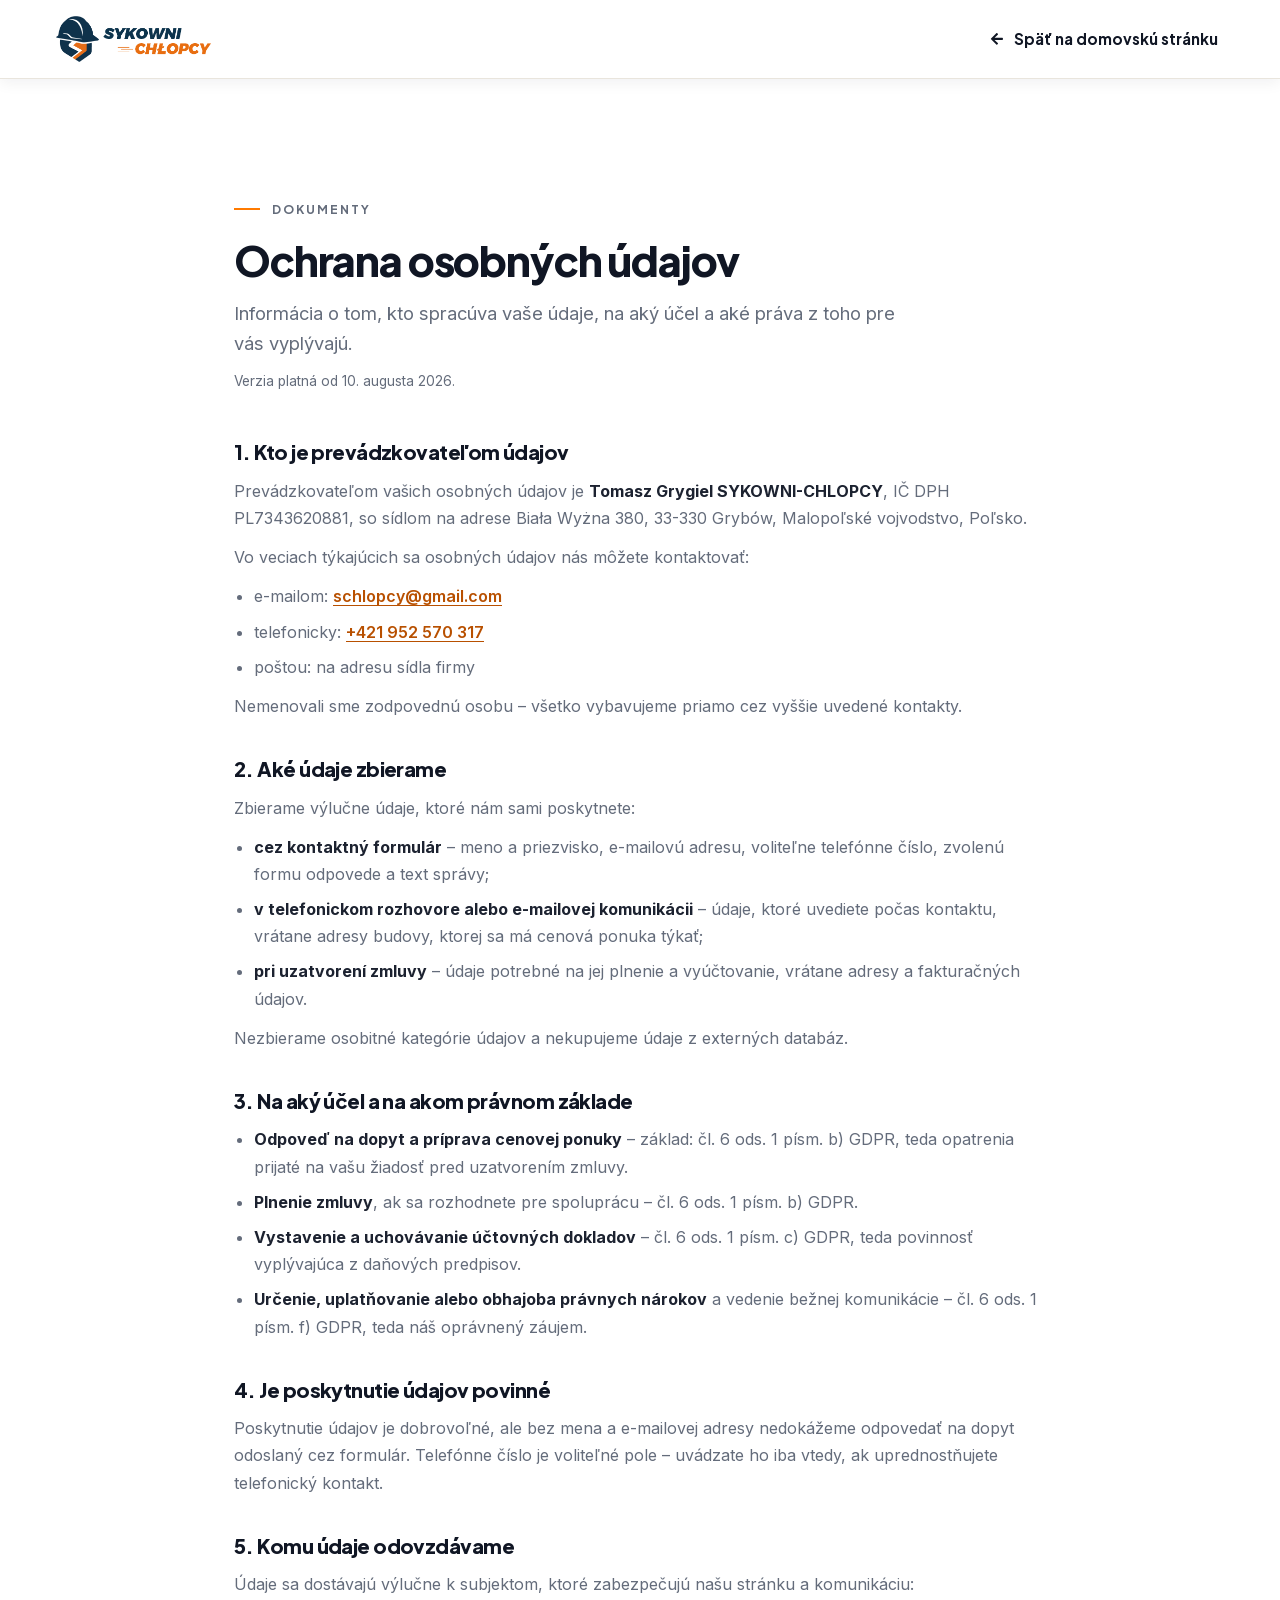
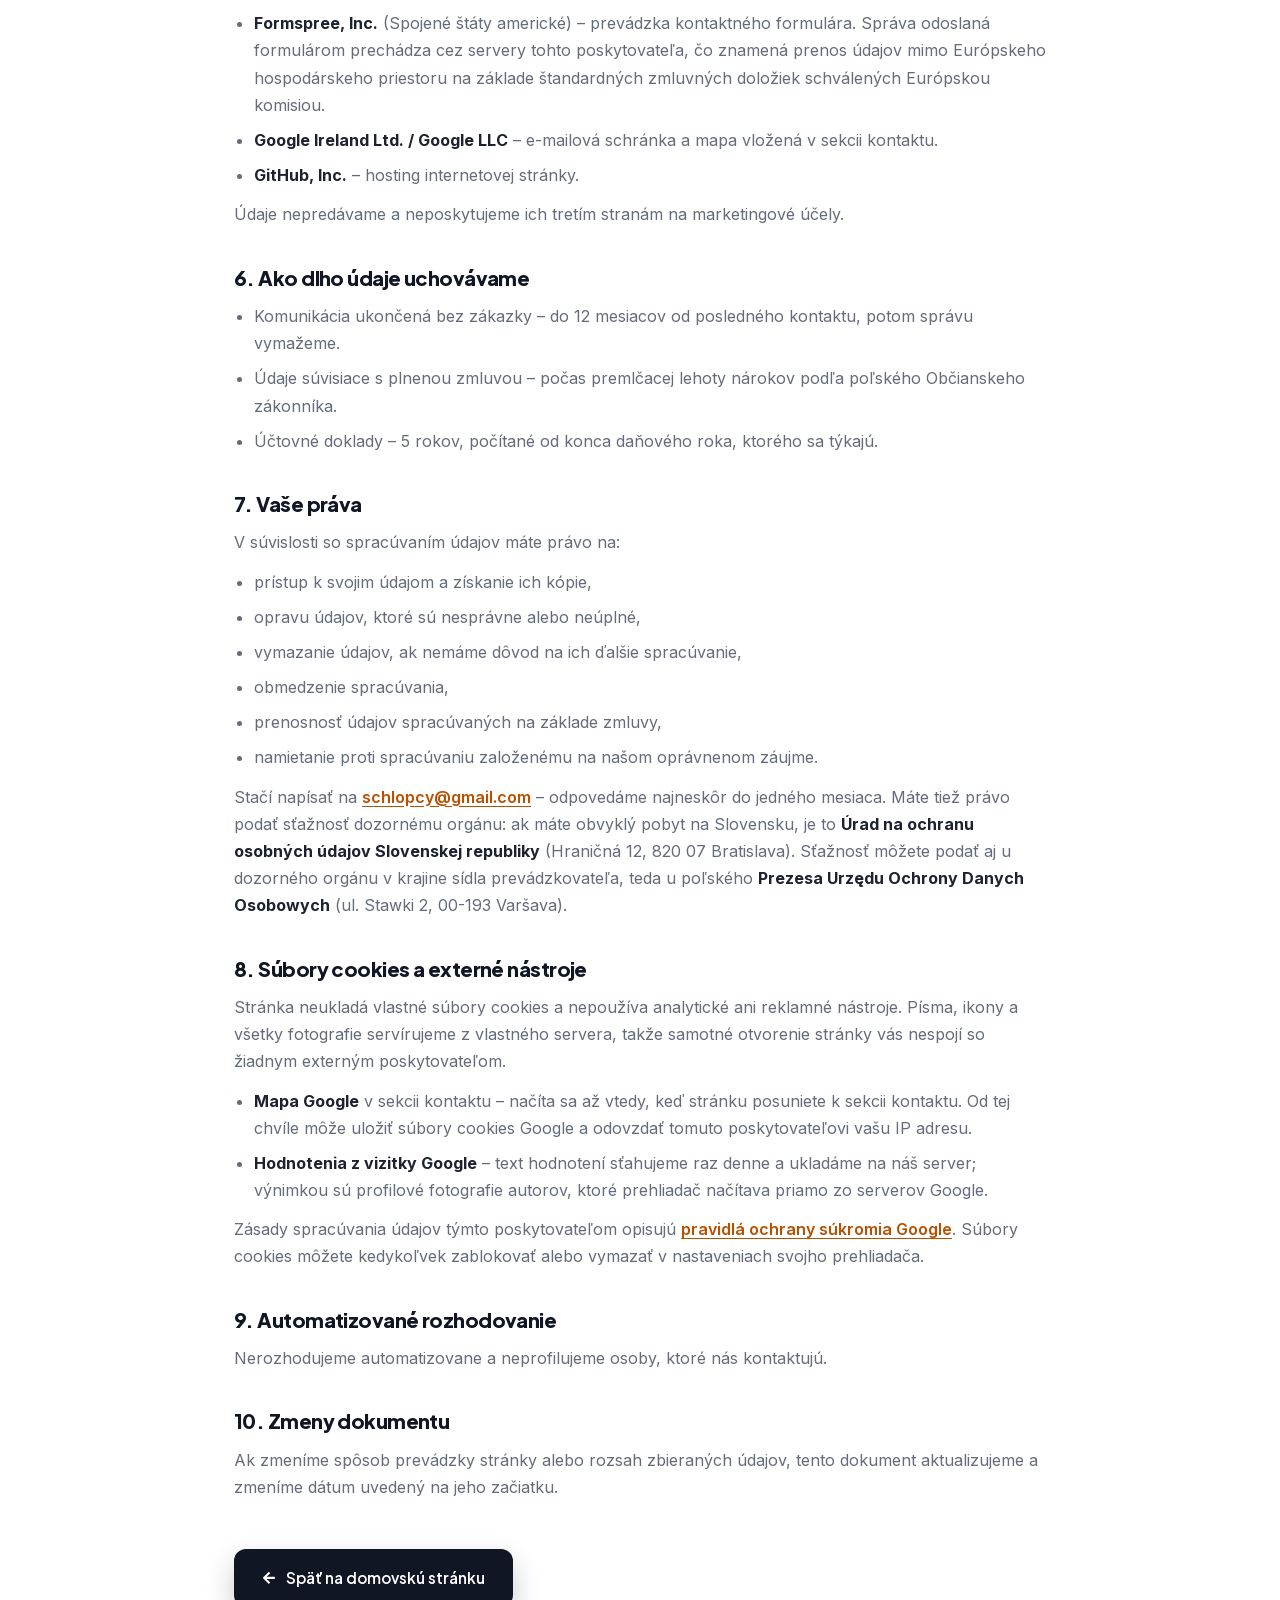
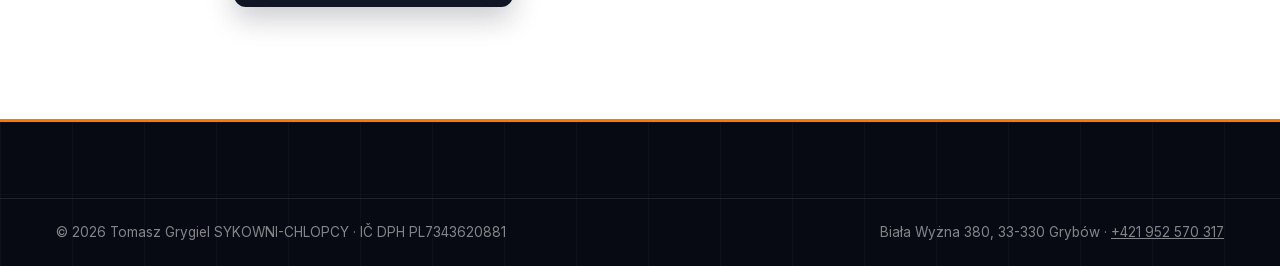
<file: ochrana-osobnych-udajov.html>
<!DOCTYPE html>
<html lang="sk">
<head>
  <meta charset="UTF-8" />
  <meta name="viewport" content="width=device-width, initial-scale=1.0" />
  <title>Ochrana osobných údajov | Sykowni Chłopcy</title>
  <meta name="description" content="Ako Tomasz Grygiel SYKOWNI-CHLOPCY spracúva osobné údaje: prevádzkovateľ, účely, právne základy, príjemcovia a vaše práva." />
  <meta name="robots" content="index, follow" />
  <meta name="theme-color" content="#0B101C" />

  <link rel="icon" href="favicon.ico" sizes="48x48" />
  <link rel="apple-touch-icon" href="apple-touch-icon.png" />
  <link rel="manifest" href="site.webmanifest" />
  <link rel="canonical" href="https://sykowni-chlopcy.sk/ochrana-osobnych-udajov.html" />
  <link rel="alternate" hreflang="sk" href="https://sykowni-chlopcy.sk/ochrana-osobnych-udajov.html" />
  <link rel="alternate" hreflang="pl" href="https://sykowni-chlopcy.pl/polityka-prywatnosci.html" />

  <link rel="preload" href="fonts/jakarta-var.woff2" as="font" type="font/woff2" crossorigin />
  <link rel="preload" href="fonts/inter-var.woff2" as="font" type="font/woff2" crossorigin />
  <link rel="stylesheet" href="style.css?v=79" />
</head>
<body id="top">

<a class="skip-link" href="#main">Prejsť na obsah</a>

<nav class="navbar scrolled">
  <div class="wrap nav-container">
    <a href="/" class="nav-logo" aria-label="Sykowni Chłopcy – domovská stránka">
      <img src="banner_new.png" alt="Sykowni Chłopcy" class="hero-logo" />
    </a>
    <a href="/" class="btn btn-link"><i class="ico" aria-hidden="true"><svg viewBox="0 0 448 512"><path d="M257.5 445.1l-22.2 22.2c-9.4 9.4-24.6 9.4-33.9 0L7 273c-9.4-9.4-9.4-24.6 0-33.9L201.4 44.7c9.4-9.4 24.6-9.4 33.9 0l22.2 22.2c9.5 9.5 9.3 25-.4 34.3L136.6 216H424c13.3 0 24 10.7 24 24v32c0 13.3-10.7 24-24 24H136.6l120.5 114.8c9.8 9.3 10 24.8.4 34.3z"/></svg></i> Späť na domovskú stránku</a>
  </div>
</nav>

<main id="main" class="legal">
  <div class="wrap section-container">
    <header class="legal-head">
      <span class="section-tag">Dokumenty</span>
      <h1>Ochrana osobných údajov</h1>
      <p class="section-sub">Informácia o tom, kto spracúva vaše údaje, na aký účel a aké práva z toho pre vás vyplývajú.</p>
      <p class="legal-date">Verzia platná od 10. augusta 2026.</p>
    </header>

    <section class="legal-block">
      <h2>1. Kto je prevádzkovateľom údajov</h2>
      <p>
        Prevádzkovateľom vašich osobných údajov je <strong>Tomasz Grygiel SYKOWNI-CHLOPCY</strong>,
        IČ DPH PL7343620881, so sídlom na adrese Biała Wyżna 380, 33-330 Grybów, Malopoľské vojvodstvo, Poľsko.
      </p>
      <p>Vo veciach týkajúcich sa osobných údajov nás môžete kontaktovať:</p>
      <ul>
        <li>e-mailom: <a href="mailto:schlopcy@gmail.com">schlopcy@gmail.com</a></li>
        <li>telefonicky: <a href="tel:+421952570317">+421 952 570 317</a></li>
        <li>poštou: na adresu sídla firmy</li>
      </ul>
      <p>Nemenovali sme zodpovednú osobu – všetko vybavujeme priamo cez vyššie uvedené kontakty.</p>
    </section>

    <section class="legal-block">
      <h2>2. Aké údaje zbierame</h2>
      <p>Zbierame výlučne údaje, ktoré nám sami poskytnete:</p>
      <ul>
        <li><strong>cez kontaktný formulár</strong> – meno a priezvisko, e-mailovú adresu, voliteľne telefónne číslo, zvolenú formu odpovede a text správy;</li>
        <li><strong>v telefonickom rozhovore alebo e-mailovej komunikácii</strong> – údaje, ktoré uvediete počas kontaktu, vrátane adresy budovy, ktorej sa má cenová ponuka týkať;</li>
        <li><strong>pri uzatvorení zmluvy</strong> – údaje potrebné na jej plnenie a vyúčtovanie, vrátane adresy a fakturačných údajov.</li>
      </ul>
      <p>Nezbierame osobitné kategórie údajov a nekupujeme údaje z externých databáz.</p>
    </section>

    <section class="legal-block">
      <h2>3. Na aký účel a na akom právnom základe</h2>
      <ul>
        <li><strong>Odpoveď na dopyt a príprava cenovej ponuky</strong> – základ: čl. 6 ods. 1 písm. b) GDPR, teda opatrenia prijaté na vašu žiadosť pred uzatvorením zmluvy.</li>
        <li><strong>Plnenie zmluvy</strong>, ak sa rozhodnete pre spoluprácu – čl. 6 ods. 1 písm. b) GDPR.</li>
        <li><strong>Vystavenie a uchovávanie účtovných dokladov</strong> – čl. 6 ods. 1 písm. c) GDPR, teda povinnosť vyplývajúca z daňových predpisov.</li>
        <li><strong>Určenie, uplatňovanie alebo obhajoba právnych nárokov</strong> a vedenie bežnej komunikácie – čl. 6 ods. 1 písm. f) GDPR, teda náš oprávnený záujem.</li>
      </ul>
    </section>

    <section class="legal-block">
      <h2>4. Je poskytnutie údajov povinné</h2>
      <p>
        Poskytnutie údajov je dobrovoľné, ale bez mena a e-mailovej adresy nedokážeme odpovedať
        na dopyt odoslaný cez formulár. Telefónne číslo je voliteľné pole – uvádzate ho iba vtedy,
        ak uprednostňujete telefonický kontakt.
      </p>
    </section>

    <section class="legal-block">
      <h2>5. Komu údaje odovzdávame</h2>
      <p>Údaje sa dostávajú výlučne k subjektom, ktoré zabezpečujú našu stránku a komunikáciu:</p>
      <ul>
        <li><strong>Formspree, Inc.</strong> (Spojené štáty americké) – prevádzka kontaktného formulára. Správa odoslaná formulárom prechádza cez servery tohto poskytovateľa, čo znamená prenos údajov mimo Európskeho hospodárskeho priestoru na základe štandardných zmluvných doložiek schválených Európskou komisiou.</li>
        <li><strong>Google Ireland Ltd. / Google LLC</strong> – e-mailová schránka a mapa vložená v sekcii kontaktu.</li>
        <li><strong>GitHub, Inc.</strong> – hosting internetovej stránky.</li>
      </ul>
      <p>Údaje nepredávame a neposkytujeme ich tretím stranám na marketingové účely.</p>
    </section>

    <section class="legal-block">
      <h2>6. Ako dlho údaje uchovávame</h2>
      <ul>
        <li>Komunikácia ukončená bez zákazky – do 12 mesiacov od posledného kontaktu, potom správu vymažeme.</li>
        <li>Údaje súvisiace s plnenou zmluvou – počas premlčacej lehoty nárokov podľa poľského Občianskeho zákonníka.</li>
        <li>Účtovné doklady – 5 rokov, počítané od konca daňového roka, ktorého sa týkajú.</li>
      </ul>
    </section>

    <section class="legal-block">
      <h2>7. Vaše práva</h2>
      <p>V súvislosti so spracúvaním údajov máte právo na:</p>
      <ul>
        <li>prístup k svojim údajom a získanie ich kópie,</li>
        <li>opravu údajov, ktoré sú nesprávne alebo neúplné,</li>
        <li>vymazanie údajov, ak nemáme dôvod na ich ďalšie spracúvanie,</li>
        <li>obmedzenie spracúvania,</li>
        <li>prenosnosť údajov spracúvaných na základe zmluvy,</li>
        <li>namietanie proti spracúvaniu založenému na našom oprávnenom záujme.</li>
      </ul>
      <p>
        Stačí napísať na <a href="mailto:schlopcy@gmail.com">schlopcy@gmail.com</a> – odpovedáme
        najneskôr do jedného mesiaca. Máte tiež právo podať sťažnosť dozornému orgánu: ak máte
        obvyklý pobyt na Slovensku, je to <strong>Úrad na ochranu osobných údajov Slovenskej republiky</strong>
        (Hraničná 12, 820 07 Bratislava). Sťažnosť môžete podať aj u dozorného orgánu v krajine sídla
        prevádzkovateľa, teda u poľského <strong>Prezesa Urzędu Ochrony Danych Osobowych</strong>
        (ul. Stawki 2, 00-193 Varšava).
      </p>
    </section>

    <section class="legal-block">
      <h2>8. Súbory cookies a externé nástroje</h2>
      <p>
        Stránka neukladá vlastné súbory cookies a nepoužíva analytické ani reklamné nástroje.
        Písma, ikony a všetky fotografie servírujeme z vlastného servera, takže samotné
        otvorenie stránky vás nespojí so žiadnym externým poskytovateľom.
      </p>
      <ul>
        <li><strong>Mapa Google</strong> v sekcii kontaktu – načíta sa až vtedy, keď stránku posuniete k sekcii kontaktu. Od tej chvíle môže uložiť súbory cookies Google a odovzdať tomuto poskytovateľovi vašu IP adresu.</li>
        <li><strong>Hodnotenia z vizitky Google</strong> – text hodnotení sťahujeme raz denne a ukladáme na náš server; výnimkou sú profilové fotografie autorov, ktoré prehliadač načítava priamo zo serverov Google.</li>
      </ul>
      <p>
        Zásady spracúvania údajov týmto poskytovateľom opisujú
        <a href="https://policies.google.com/privacy?hl=sk" target="_blank" rel="noopener">pravidlá ochrany súkromia Google</a>.
        Súbory cookies môžete kedykoľvek zablokovať alebo vymazať v nastaveniach svojho prehliadača.
      </p>
    </section>

    <section class="legal-block">
      <h2>9. Automatizované rozhodovanie</h2>
      <p>Nerozhodujeme automatizovane a neprofilujeme osoby, ktoré nás kontaktujú.</p>
    </section>

    <section class="legal-block">
      <h2>10. Zmeny dokumentu</h2>
      <p>
        Ak zmeníme spôsob prevádzky stránky alebo rozsah zbieraných údajov, tento dokument
        aktualizujeme a zmeníme dátum uvedený na jeho začiatku.
      </p>
    </section>

    <p class="legal-back"><a href="/" class="btn btn-primary"><i class="ico" aria-hidden="true"><svg viewBox="0 0 448 512"><path d="M257.5 445.1l-22.2 22.2c-9.4 9.4-24.6 9.4-33.9 0L7 273c-9.4-9.4-9.4-24.6 0-33.9L201.4 44.7c9.4-9.4 24.6-9.4 33.9 0l22.2 22.2c9.5 9.5 9.3 25-.4 34.3L136.6 216H424c13.3 0 24 10.7 24 24v32c0 13.3-10.7 24-24 24H136.6l120.5 114.8c9.8 9.3 10 24.8.4 34.3z"/></svg></i> Späť na domovskú stránku</a></p>
  </div>
</main>

<footer class="footer">
  <div class="footer-bottom">
    <div class="wrap footer-bottom-inner">
      <p>&copy; <span id="year">2026</span> Tomasz Grygiel SYKOWNI-CHLOPCY · IČ DPH PL7343620881</p>
      <p class="footer-area">Biała Wyżna 380, 33-330 Grybów · <a href="tel:+421952570317">+421 952 570 317</a></p>
    </div>
  </div>
</footer>

</body>
</html>
</file>
<file: style.css>
/* =========================================================
   Sykowni Chłopcy – design system v2 „Studio"
   Nowa warstwa wizualna: architektoniczna geometria, ciepły
   papier + atramentowy granat + pomarańcz marki. Mechanika
   (reveal, mapa, lightbox, opinie, formularz) bez zmian.
   ========================================================= */

/* Kroje pisma stoją na naszym serwerze – zero zapytań do Google i zero
   przekazywania IP odwiedzających. Pliki są zmiennej grubości (jeden plik
   obsługuje wszystkie wagi) i przycięte do znaków, których używa strona:
   alfabet łaciński z polskimi i słowackimi diakrytykami.
   Inter i Plus Jakarta Sans – licencja SIL OFL 1.1, treść w katalogu fonts/. */
@font-face {
  font-family: 'Plus Jakarta Sans';
  font-style: normal;
  font-weight: 200 800;
  font-display: swap;
  src: url('fonts/jakarta-var.woff2') format('woff2-variations'),
       url('fonts/jakarta-var.woff2') format('woff2');
}
@font-face {
  font-family: 'Inter';
  font-style: normal;
  font-weight: 100 900;
  font-display: swap;
  src: url('fonts/inter-var.woff2') format('woff2-variations'),
       url('fonts/inter-var.woff2') format('woff2');
}

:root {
  /* atramentowe granaty – tło sekcji ciemnych i tekst nagłówków */
  --navy-900: #070A12;
  --navy-800: #0B101C;
  --navy-700: #131B2E;
  --navy-600: #1C2740;
  --primary: #101624;
  --primary-hover: #1B2337;

  --accent: #FF7A00;
  --accent-soft: #FFB347;
  --accent-hover: #E86D00;
  --accent-tint: rgba(255, 122, 0, 0.1);
  /* „palony" wariant akcentu do TEKSTU na jasnych tłach – #FF7A00 ma tam
     ledwie 2,6:1, ten przechodzi WCAG AA (4,9:1 na białym) */
  --accent-ink: #B85000;
  --accent-ink-hover: #9A4300;
  /* jeden przepis na pomarańczowe kafelki ikon: jasne i ciemne sekcje */
  --tile-line: rgba(255, 122, 0, 0.25);
  --tile-bg-dark: rgba(255, 122, 0, 0.16);
  --tile-line-dark: rgba(255, 122, 0, 0.3);

  /* ciepły papier zamiast chłodnej szarości – mniej „szablonowo" */
  --bg: #ffffff;
  --bg-light: #F6F4EF;
  --bg-dark: #0B101C;

  --text: #1C2230;
  --text-muted: #646C7B;
  --text-invert: #ffffff;
  --border: #E9E5DD;
  --border-strong: #D8D3C7;
  /* neutralne trzymają tę samą ciepłą temperaturę co papier */
  --dot: #CBC5B9;
  --border-dark: rgba(255, 255, 255, 0.12);

  --shadow-xs: 0 1px 2px rgba(16, 22, 36, 0.05);
  --shadow-sm: 0 4px 14px rgba(16, 22, 36, 0.06);
  --shadow-md: 0 16px 40px rgba(16, 22, 36, 0.1);
  --shadow-lg: 0 32px 70px rgba(16, 22, 36, 0.16);
  --shadow-accent: 0 12px 28px rgba(255, 122, 0, 0.3);

  /* ostrzejsza, bardziej „architektoniczna" geometria */
  --radius-sm: 8px;
  --radius: 12px;
  --radius-lg: 18px;
  --radius-btn: 12px;

  --wrap: 1216px;
  --nav-h: 78px;

  /* fallback systemowy zamiast losowo zainstalowanych krojów z dawnej palety */
  --font-head: 'Plus Jakarta Sans', system-ui, 'Segoe UI', sans-serif;
  --font-body: 'Inter', system-ui, 'Segoe UI', sans-serif;

  --ease: cubic-bezier(0.22, 1, 0.36, 1);
}

* { box-sizing: border-box; margin: 0; padding: 0; }
html {
  scroll-behavior: smooth; scroll-padding-top: calc(var(--nav-h) + 20px);
  -webkit-text-size-adjust: 100%;
  overflow-x: clip;
}
/* fallback dla starszych przeglądarek bez overflow:clip */
@supports not (overflow: clip) {
  html { overflow-x: hidden; }
}

body {
  font-family: var(--font-body);
  color: var(--text);
  background: var(--bg);
  line-height: 1.7;
  font-size: 1rem;
  overflow-x: clip;
  -webkit-font-smoothing: antialiased;
  -webkit-tap-highlight-color: transparent;
}
body.noscroll { overflow: hidden !important; }

img { max-width: 100%; display: block; }
a { color: inherit; }

::selection { background: var(--accent); color: #fff; }

/* ================= IKONY =================
   Sprite <symbol> wklejony na początku <body>; znacznik <i class="ico">
   zachowuje się jak dawna ikona webfontowa – dziedziczy kolor i font-size,
   więc wszystkie style ikon-kafelków działają bez zmian. */
.icon-sprite { display: none; }
.ico {
  display: inline-flex; align-items: center; justify-content: center;
  flex-shrink: 0; line-height: 1; vertical-align: -0.125em;
}
.ico > svg { width: 1em; height: 1em; fill: currentColor; display: block; }

/* ================= ODSŁANIANIE PRZY PRZEWIJANIU =================
   Zastępuje bibliotekę AOS: te same „wjazdy”, ale bez pobierania
   dodatkowego CSS-a i skryptu z zewnętrznego serwera.
   Reguły działają tylko przy włączonym JS (klasę .js dokłada krótki
   skrypt w <head>) – inaczej treść zostałaby ukryta na zawsze. */
.js [data-reveal] {
  opacity: 0;
  transform: translate3d(0, 26px, 0);
  transition: opacity 0.7s var(--ease), transform 0.7s var(--ease);
  transition-delay: var(--reveal-delay, 0ms);
  will-change: opacity, transform;
}
.js [data-reveal="right"] { transform: translate3d(-36px, 0, 0); }
.js [data-reveal="left"] { transform: translate3d(36px, 0, 0); }
.js [data-reveal].is-revealed { opacity: 1; transform: translate3d(0, 0, 0); will-change: auto; }

h1, h2, h3, h4 {
  font-family: var(--font-head);
  color: var(--primary);
  font-weight: 800;
  line-height: 1.12;
  letter-spacing: -0.028em;
}
/* ciasna interlinia i mocno ujemny tracking służą tylko rozmiarom display –
   tytuły kart (1.1–1.3rem) dostają wartości pod swój rozmiar optyczny */
h3, h4 { line-height: 1.3; letter-spacing: -0.015em; }
@supports (text-wrap: balance) {
  h1, h2 { text-wrap: balance; }
}

.wrap { max-width: var(--wrap); margin: 0 auto; padding: 0 24px; }
.section-container { padding-top: 112px; padding-bottom: 112px; }

/* sekcje jasne: ciepły papier z ledwo widoczną siatką techniczną */
.bg-light {
  background-color: var(--bg-light);
  background-image:
    linear-gradient(rgba(16, 22, 36, 0.035) 1px, transparent 1px),
    linear-gradient(90deg, rgba(16, 22, 36, 0.035) 1px, transparent 1px);
  background-size: 72px 72px;
}
/* sekcje ciemne: atrament z pomarańczową poświatą i tą samą siatką */
.bg-dark {
  background-color: var(--bg-dark);
  background-image:
    radial-gradient(900px 480px at 88% 0%, rgba(255, 122, 0, 0.08), transparent 60%),
    linear-gradient(rgba(255, 255, 255, 0.03) 1px, transparent 1px),
    linear-gradient(90deg, rgba(255, 255, 255, 0.03) 1px, transparent 1px);
  background-size: auto, 72px 72px, 72px 72px;
  color: rgba(255, 255, 255, 0.78);
}

.skip-link {
  position: fixed; left: 0; top: 0; z-index: 10001;
  transform: translateY(-120%);
  background: var(--accent); color: #fff; padding: 12px 20px; border-radius: 0 0 12px 0;
  font-weight: 700; text-decoration: none; transition: transform 0.2s ease;
}
.skip-link:focus { transform: translateY(0); }

:focus-visible { outline: 3px solid var(--accent); outline-offset: 3px; border-radius: 6px; }

/* ================= BUTTONS ================= */
.btn {
  display: inline-flex; align-items: center; justify-content: center; gap: 10px;
  font-family: var(--font-head); font-weight: 700; font-size: 0.96rem;
  padding: 14px 26px; border-radius: var(--radius-btn); border: 2px solid transparent;
  text-decoration: none; cursor: pointer; white-space: nowrap;
  transition: transform 0.3s var(--ease), box-shadow 0.3s var(--ease), background 0.25s ease, color 0.25s ease, border-color 0.25s ease;
}
.btn i { font-size: 0.9em; transition: transform 0.3s var(--ease); }
.btn:hover { transform: translateY(-3px); }
.btn:active { transform: translateY(-1px); }

.btn-accent {
  background: linear-gradient(180deg, #FF8E1F 0%, var(--accent) 55%, #EE6F00 100%);
  color: #fff;
  box-shadow: inset 0 1px 0 rgba(255, 255, 255, 0.28), var(--shadow-accent);
}
.btn-accent:hover {
  background: linear-gradient(180deg, #FF830A 0%, var(--accent-hover) 60%, #DB6500 100%);
  box-shadow: inset 0 1px 0 rgba(255, 255, 255, 0.2), 0 18px 36px rgba(255, 122, 0, 0.36);
}
.btn:hover .ico-arrow { transform: translateX(4px); }

.btn-primary { background: var(--primary); color: #fff; box-shadow: 0 12px 28px rgba(16, 22, 36, 0.22); }
.btn-primary:hover { background: var(--primary-hover); box-shadow: 0 16px 34px rgba(16, 22, 36, 0.28); }

.btn-ghost { background: rgba(255, 255, 255, 0.07); color: #fff; border-color: rgba(255, 255, 255, 0.32); backdrop-filter: blur(6px); -webkit-backdrop-filter: blur(6px); }
.btn-ghost:hover { background: #fff; color: var(--primary); border-color: #fff; }

/* ta sama osobowość co .btn-ghost – jeden przycisk wtórny na ciemnym tle */
.btn-outline-light { background: rgba(255, 255, 255, 0.07); color: #fff; border-color: rgba(255, 255, 255, 0.32); backdrop-filter: blur(6px); -webkit-backdrop-filter: blur(6px); }
.btn-outline-light:hover { background: #fff; color: var(--primary); border-color: #fff; }

.btn-link { color: var(--primary); background: none; padding: 14px 4px; }
.btn-link:hover { color: var(--accent); transform: none; }
.btn-link:hover i { transform: translateX(5px); }

.btn-sm { padding: 10px 20px; font-size: 0.87rem; }
.btn-lg { padding: 17px 32px; font-size: 1.04rem; }
.btn-block { width: 100%; }

/* ================= NAVBAR ================= */
.navbar {
  position: sticky; top: 0; left: 0; width: 100%; z-index: 1000;
  background: rgba(255, 255, 255, 0.9);
  backdrop-filter: blur(14px); -webkit-backdrop-filter: blur(14px);
  border-bottom: 1px solid transparent;
  transition: box-shadow 0.3s ease, background 0.3s ease, border-color 0.3s ease;
}
.navbar.scrolled { background: rgba(255, 255, 255, 0.97); box-shadow: var(--shadow-sm); border-bottom-color: var(--border); }
.nav-container { display: flex; align-items: center; justify-content: space-between; gap: 24px; height: var(--nav-h); }

/* Na stronie głównej zdjęcie hero wchodzi pod pasek: dopóki nie przewiniesz
   (JS dodaje .scrolled powyżej 20px), nawigacja jest przezroczysta, a logo
   i kontrolki bieleją – pierwsza klatka to pełnoekranowy kadr, nie biały pasek.
   Bez :has()/JS oraz na podstronach (brak #hero) zostaje wariant biały. */
.js body:has(#hero) .navbar:not(.scrolled) {
  background: transparent;
  backdrop-filter: none; -webkit-backdrop-filter: none;
}
.js body:has(#hero) .navbar:not(.scrolled) .hero-logo { filter: brightness(0) invert(1); }
.js body:has(#hero) .navbar:not(.scrolled) .lang-toggle { border-color: rgba(255, 255, 255, 0.35); color: #fff; background: transparent; }
.js body:has(#hero) .navbar:not(.scrolled) .lang-toggle .ico { color: rgba(255, 255, 255, 0.7); }
.js body:has(#hero) .navbar:not(.scrolled) .hamburger span { background: #fff; }

.nav-logo { display: flex; align-items: center; flex-shrink: 0; }
.hero-logo { max-height: 46px; width: auto; transition: transform 0.3s var(--ease), filter 0.3s ease; }
.nav-logo:hover .hero-logo { transform: scale(1.04); }

/* odnośniki wersalikami – bardziej „studyjnie", mniej szablonowo */
.nav-center { display: flex; align-items: center; list-style: none; gap: 21px; }
.nav-links a {
  color: var(--text); font-family: var(--font-head); font-weight: 700; font-size: 0.76rem;
  letter-spacing: 0.05em; text-transform: uppercase; white-space: nowrap;
  text-decoration: none; position: relative; padding: 6px 0; transition: color 0.25s ease;
}
.nav-links a::after {
  content: ''; position: absolute; left: 0; bottom: -3px; width: 100%; height: 2px;
  background: var(--accent); transform: scaleX(0); transform-origin: right;
  transition: transform 0.35s var(--ease);
}
.nav-links a:hover, .nav-links a.active { color: var(--primary); }
.nav-links a:hover::after, .nav-links a.active::after { transform: scaleX(1); transform-origin: left; }
/* jasne odnośniki tylko w wariancie desktopowym paska – mobilne menu
   rozwija się na białym tle i zostaje przy ciemnym tekście */
@media (min-width: 1101px) {
  .js body:has(#hero) .navbar:not(.scrolled) .nav-links a { color: rgba(255, 255, 255, 0.85); }
  .js body:has(#hero) .navbar:not(.scrolled) .nav-links a:hover,
  .js body:has(#hero) .navbar:not(.scrolled) .nav-links a.active { color: #fff; }
}
.nav-right { display: flex; align-items: center; gap: 14px; }
/* wycena zawsze pod ręką – najczęstszy powód wizyty na stronie */
.nav-cta { padding: 11px 20px; font-size: 0.85rem; }
/* numer telefonu doklejony do menu mobilnego; na desktopie zbędny */
.nav-cta-mobile { display: none; }

/* wybór wersji językowej – prowadzi na osobny serwis, więc menu pokazuje domenę */
.lang-select { position: relative; }
.lang-toggle {
  display: inline-flex; align-items: center; gap: 8px; cursor: pointer;
  background: transparent; border: 1px solid var(--border-strong); border-radius: var(--radius-sm);
  padding: 9px 13px; color: var(--text);
  font-family: var(--font-head); font-size: 0.8rem; font-weight: 700; letter-spacing: 0.03em; line-height: 1;
  transition: border-color 0.25s ease, background 0.25s ease, color 0.25s ease;
}
.lang-toggle:hover { border-color: var(--primary); }
.lang-toggle .ico { font-size: 0.95rem; color: var(--text-muted); }
.lang-caret { transition: transform 0.3s var(--ease); font-size: 0.6rem !important; }
.lang-toggle[aria-expanded="true"] .lang-caret { transform: rotate(180deg); }

.lang-menu {
  position: absolute; top: calc(100% + 10px); right: 0; z-index: 1001;
  min-width: 230px; list-style: none; padding: 6px;
  background: #fff; border: 1px solid var(--border); border-radius: var(--radius);
  box-shadow: var(--shadow-md);
  animation: langIn 0.25s var(--ease) both;
}
@keyframes langIn { from { opacity: 0; transform: translateY(-6px); } to { opacity: 1; transform: none; } }
.lang-menu a {
  display: flex; align-items: center; gap: 12px;
  padding: 10px 12px; border-radius: 8px; text-decoration: none;
  transition: background 0.2s ease;
}
.lang-menu a:hover { background: var(--bg-light); }
.lang-code {
  flex-shrink: 0; width: 34px; height: 26px; border-radius: 6px;
  display: flex; align-items: center; justify-content: center;
  background: var(--primary); color: #fff;
  font-family: var(--font-head); font-weight: 800; font-size: 0.7rem; letter-spacing: 0.04em;
}
.lang-menu a.is-active .lang-code { background: var(--accent); }
.lang-name { flex: 1; font-family: var(--font-head); font-weight: 700; font-size: 0.86rem; color: var(--primary); line-height: 1.25; }
.lang-name small { display: block; font-family: var(--font-body); font-weight: 500; font-size: 0.72rem; color: var(--text-muted); }
.lang-menu .ico { font-size: 0.75rem; color: var(--text-muted); }
.lang-menu a.is-active .ico { color: var(--accent); }

.hamburger {
  display: none; flex-direction: column; justify-content: center; gap: 6px;
  width: 44px; height: 44px; padding: 10px;
  background: none; border: 0; cursor: pointer;
}
.hamburger span {
  display: block; height: 2.5px; width: 100%; border-radius: 2px;
  background: var(--primary); transition: transform 0.3s var(--ease), opacity 0.25s ease;
}

/* ================= HERO ================= */
/* ujemny margines wsuwa zdjęcie pod przezroczysty pasek nawigacji –
   pierwszy ekran to pełna wysokość okna, nie „okno minus pasek" */
#hero {
  position: relative; min-height: 100vh;
  margin-top: calc(-1 * var(--nav-h));
  display: flex; flex-direction: column; justify-content: center;
  padding: calc(var(--nav-h) + 90px) 0 170px; color: #fff; overflow: hidden;
  background: var(--navy-900);
}
/* svh liczy się bez paska adresu, więc na telefonie nic nie „skacze”
   przy przewijaniu; przeglądarki bez svh zostają przy 100vh wyżej */
@supports (height: 100svh) {
  #hero { min-height: 100svh; }
}
.hero-bg {
  position: absolute; inset: 0;
  background: center center / cover no-repeat;
  /* ukończona realizacja w złotym świetle – ciepło kadru gra z akcentem
     marki, a dowód wykonanej roboty wita odwiedzającego od progu */
  background-image: url('background.webp');
  transform: scale(1.04);
  /* grade kadru: głębsze cienie i czystsza biel elewacji */
  filter: saturate(1.14) contrast(1.07) brightness(0.97);
}
/* powolne osadzanie kadru po wejściu – kończy dokładnie na wartości statycznej */
@keyframes heroSettle { from { transform: scale(1.16); } to { transform: scale(1.04); } }
.js .hero-bg { animation: heroSettle 6.5s var(--ease) both; }
/* na telefonie pełne 1600 px to strata transferu na najważniejszym
   elemencie pierwszego ekranu – wersja 800 px wygląda pod nakładką tak samo */
@media (max-width: 700px) {
  .hero-bg { background-image: url('background-800.webp'); }
}
.hero-overlay {
  position: absolute; inset: 0;
  background:
    radial-gradient(1000px 600px at 12% 18%, rgba(255, 122, 0, 0.16), transparent 60%),
    linear-gradient(0deg, rgba(7, 10, 18, 0.92) 0%, rgba(7, 10, 18, 0.5) 18%, transparent 46%),
    linear-gradient(115deg, rgba(7, 10, 18, 0.95) 0%, rgba(11, 16, 28, 0.84) 46%, rgba(11, 16, 28, 0.4) 100%);
}
.hero-content { position: relative; z-index: 2; max-width: 960px; }

/* pasek nad tytułem – od razu mówi, czym zajmuje się firma */
.hero-kicker {
  display: inline-flex; align-items: center; gap: 11px;
  margin-bottom: 24px; padding: 9px 16px; border-radius: var(--radius-sm);
  background: rgba(255, 255, 255, 0.06); border: 1px solid rgba(255, 255, 255, 0.2);
  backdrop-filter: blur(8px); -webkit-backdrop-filter: blur(8px);
  font-family: var(--font-head); font-weight: 700; font-size: 0.76rem;
  letter-spacing: 0.18em; text-transform: uppercase; color: rgba(255, 255, 255, 0.9);
}
.hero-kicker::before {
  content: ''; width: 8px; height: 8px; flex-shrink: 0;
  background: var(--accent);
}

/* kontrast wag w obrębie jednego nagłówka: lekka pierwsza linia,
   ekstrabold gradientowa puenta – zmienny font robi to za darmo */
#hero h1 {
  color: #fff; font-size: clamp(2.5rem, 5.4vw + 0.4rem, 4.7rem);
  margin: 0 0 24px; font-weight: 350; letter-spacing: -0.025em; line-height: 1.06;
}
#hero h1 .grad { font-weight: 800; letter-spacing: -0.035em; }
.grad {
  background: linear-gradient(100deg, var(--accent-soft), var(--accent));
  -webkit-background-clip: text; background-clip: text; color: transparent;
}
.hero-subtitle {
  font-size: clamp(1.02rem, 1.1vw + 0.7rem, 1.24rem);
  color: rgba(255, 255, 255, 0.85); max-width: 620px; line-height: 1.7;
}
.hero-actions { display: flex; flex-wrap: wrap; gap: 14px; margin-top: 38px; }

/* plakietka z oceną Google – wypełnia ją script.js na podstawie reviews.json,
   bez danych zostaje ukryta tak samo jak cała sekcja opinii */
.hero-rating {
  display: flex; width: fit-content; align-items: center; gap: 12px;
  margin-top: 30px; padding: 11px 18px 11px 14px; border-radius: var(--radius);
  background: rgba(7, 10, 18, 0.52); border: 1px solid rgba(255, 255, 255, 0.18);
  backdrop-filter: blur(10px); -webkit-backdrop-filter: blur(10px);
  text-decoration: none; color: #fff;
  box-shadow: 0 10px 30px rgba(0, 0, 0, 0.25);
  animation: heroRatingIn 0.6s var(--ease) both;
  transition: transform 0.35s var(--ease), border-color 0.3s ease, background 0.3s ease;
}
.hero-rating:hover {
  transform: translateY(-3px);
  border-color: rgba(255, 179, 71, 0.55); background: rgba(7, 10, 18, 0.72);
}
@keyframes heroRatingIn { from { opacity: 0; transform: translateY(10px); } to { opacity: 1; transform: none; } }
.hero-rating-g { flex-shrink: 0; width: 22px; height: 22px; display: flex; }
.hero-rating-g svg { width: 100%; height: 100%; }
.hero-rating .rv-stars { font-size: 0.9rem; }
.hero-rating-txt { line-height: 1.3; }
.hero-rating-txt strong { display: block; font-family: var(--font-head); font-weight: 700; font-size: 0.92rem; }
.hero-rating-txt small { display: block; font-size: 0.76rem; color: rgba(255, 255, 255, 0.62); }

/* atuty jako techniczna listwa nad dolną krawędzią hero */
.hero-chips {
  list-style: none; display: flex; flex-wrap: wrap; gap: 14px 24px;
  margin-top: 46px; padding-top: 26px; border-top: 1px solid rgba(255, 255, 255, 0.16);
}
.hero-chips li {
  display: flex; align-items: center; gap: 10px;
  font-family: var(--font-head); font-size: 0.76rem; font-weight: 700;
  letter-spacing: 0.05em; text-transform: uppercase; white-space: nowrap;
  color: rgba(255, 255, 255, 0.82);
  transition: color 0.3s ease, transform 0.4s var(--ease);
}
.hero-chips li:hover { color: #fff; transform: translateY(-2px); }
.hero-chips i {
  width: 32px; height: 32px; border-radius: var(--radius-sm);
  display: flex; align-items: center; justify-content: center;
  background: var(--tile-bg-dark); border: 1px solid var(--tile-line-dark);
  color: var(--accent-soft); font-size: 0.92rem;
  transition: transform 0.45s var(--ease), background 0.3s ease, color 0.3s ease, border-color 0.3s ease;
}
.hero-chips li:hover i {
  background: var(--accent); border-color: var(--accent); color: #fff;
  transform: translateY(-2px);
}
/* atuty wchodzą kaskadą po odsłonięciu listy; keyframes bez „to" + fill
   backwards zostawiają transform wolny, więc hover dalej działa */
.js .hero-chips li { opacity: 0; }
.js .hero-chips.is-revealed li { opacity: 1; animation: chipIn 0.55s var(--ease) backwards; }
.js .hero-chips.is-revealed li:nth-child(2) { animation-delay: 90ms; }
.js .hero-chips.is-revealed li:nth-child(3) { animation-delay: 180ms; }
.js .hero-chips.is-revealed li:nth-child(4) { animation-delay: 270ms; }
@keyframes chipIn { from { opacity: 0; transform: translateY(14px); } }

/* w nowym układzie dolną krawędź hero zajmuje karta z liczbami –
   wskaźnik przewijania nie ma już gdzie stać i tylko by z nią kolidował */
.hero-scroll {
  display: none;
  position: absolute; bottom: 96px; left: 50%; transform: translateX(-50%); z-index: 2;
  width: 26px; height: 42px; border: 2px solid rgba(255, 255, 255, 0.4); border-radius: 999px;
  justify-content: center; padding-top: 8px;
}
.hero-scroll span { width: 4px; height: 8px; border-radius: 4px; background: var(--accent); animation: scrollDot 1.8s infinite; }
@keyframes scrollDot { 0% { opacity: 0; transform: translateY(-4px); } 50% { opacity: 1; } 100% { opacity: 0; transform: translateY(12px); } }

/* ================= STATS =================
   Biała karta nachodząca na dolną krawędź hero – liczby wchodzą
   w pole widzenia razem z pierwszym przewinięciem. */
.stats-band { background: transparent; position: relative; z-index: 5; padding: 0 24px; }
.stats-grid {
  display: grid; grid-template-columns: repeat(4, 1fr);
  max-width: var(--wrap); margin: -84px auto 0;
  padding: 44px 28px;
  background: #fff; border: 1px solid var(--border);
  border-radius: var(--radius-lg);
  box-shadow: var(--shadow-lg);
  gap: 24px;
}
.stat { text-align: center; position: relative; }
.stat + .stat::before {
  content: ''; position: absolute; left: -12px; top: 12%; height: 76%;
  width: 1px; background: var(--border);
}
/* głębszy „palony bursztyn": pastelowy koniec gradientu miał na białej
   karcie 1,8:1 i pierwsze cyfry ginęły; tabular-nums trzyma szerokość
   cyfr podczas animacji licznika, nowrap chroni „15 000 m²" na wąskich */
.stat-num {
  display: block; font-family: var(--font-head); font-weight: 800;
  font-size: clamp(2.1rem, 3vw, 2.9rem); line-height: 1.1; letter-spacing: -0.03em;
  font-variant-numeric: tabular-nums; white-space: nowrap;
  background: linear-gradient(100deg, #ED6F00, #D96200);
  -webkit-background-clip: text; background-clip: text; color: transparent;
}
.stat-label {
  display: block; margin-top: 8px;
  font-family: var(--font-head); font-weight: 600; font-size: 0.78rem;
  letter-spacing: 0.08em; text-transform: uppercase; color: var(--text-muted);
}

/* ================= SECTION HEADS =================
   Edytorialnie: wyrównane do lewej, z technicznym nadtytułem.
   Tekst nadtytułu jest neutralny (akcent tekstem miał 2,4:1 na papierze) –
   pomarańcz zostaje w myślniku, który przy odsłonięciu się dorysowuje. */
.section-tag {
  display: inline-flex; align-items: center; gap: 12px;
  font-family: var(--font-head); font-weight: 700;
  font-size: 0.76rem; letter-spacing: 0.16em; text-transform: uppercase;
  color: var(--text-muted); margin-bottom: 18px;
}
.section-tag::before { content: ''; width: 26px; height: 2px; background: var(--accent); flex-shrink: 0; }
.js [data-reveal] .section-tag::before { width: 0; transition: width 0.7s var(--ease) 0.3s; }
.js [data-reveal].is-revealed .section-tag::before { width: 26px; }
.section-head { text-align: left; max-width: 800px; margin: 0 0 60px; }
.section-head h2 { font-size: clamp(1.95rem, 2.8vw + 0.6rem, 2.95rem); }
.section-sub { color: var(--text-muted); margin-top: 16px; font-size: 1.14rem; line-height: 1.65; max-width: 62ch; }
.section-head-light h2 { color: #fff; }
.section-head-light .section-sub { color: rgba(255, 255, 255, 0.66); }
.section-head-light .section-tag { color: rgba(255, 255, 255, 0.75); }
.section-head-light .section-tag::before { background: var(--accent); }

/* ================= ABOUT ================= */
.about-grid { display: grid; grid-template-columns: 1fr 1.05fr; gap: 84px; align-items: center; }

.about-media { position: relative; padding-bottom: 60px; padding-right: 40px; }
/* rysunkowa ramka odsunięta od zdjęcia – akcent rodem z pracowni projektowej;
   po odsłonięciu kolumny dosuwa się na miejsce chwilę po zdjęciu */
.about-img-main { position: relative; }
.about-img-main::before {
  content: ''; position: absolute; inset: 22px -22px -22px 22px;
  border: 1px solid var(--border-strong); border-radius: var(--radius);
  pointer-events: none;
}
.js .about-media[data-reveal] .about-img-main::before {
  opacity: 0; transform: translate(-10px, -10px);
  transition: opacity 0.7s var(--ease) 0.4s, transform 0.7s var(--ease) 0.4s;
}
.js .about-media.is-revealed .about-img-main::before { opacity: 1; transform: none; }
.about-img-main img {
  position: relative; width: 100%; height: 480px; object-fit: cover;
  border-radius: var(--radius); box-shadow: var(--shadow-lg);
}
.about-img-sub {
  position: absolute; right: 0; bottom: 0; width: 48%; z-index: 2;
  border: 8px solid #fff; border-radius: var(--radius); overflow: hidden; box-shadow: var(--shadow-md);
}
.about-img-sub img { height: 200px; width: 100%; object-fit: cover; }
.about-badge {
  position: absolute; top: 26px; left: -22px; z-index: 3;
  background: var(--accent); color: #fff;
  display: flex; align-items: center; gap: 12px;
  padding: 16px 22px; border-radius: var(--radius);
  box-shadow: var(--shadow-accent);
}
.about-badge-num { font-family: var(--font-head); font-weight: 800; font-size: 2.5rem; line-height: 1; }
.about-badge-txt { font-family: var(--font-head); font-weight: 600; font-size: 0.85rem; line-height: 1.25; }

.about-text h2 { font-size: clamp(1.95rem, 2.4vw + 0.6rem, 2.7rem); margin-bottom: 20px; }
.about-text .lead { font-size: 1.14rem; color: var(--text); font-weight: 500; margin-bottom: 16px; line-height: 1.65; }
.about-text p { color: var(--text-muted); }

.about-list { list-style: none; display: grid; grid-template-columns: 1fr 1fr; gap: 6px 12px; margin: 28px 0 4px; }
.about-list li {
  display: flex; gap: 14px; align-items: flex-start;
  padding: 13px 14px; border-radius: var(--radius);
  border: 1px solid transparent;
  transition: background 0.3s ease, border-color 0.3s ease, transform 0.4s var(--ease), box-shadow 0.4s var(--ease);
}
.about-list li:hover {
  background: #fff; border-color: var(--border-strong);
  transform: translateY(-3px); box-shadow: var(--shadow-sm);
}
.about-list i {
  flex-shrink: 0; width: 38px; height: 38px; border-radius: var(--radius-sm);
  background: var(--accent-tint); border: 1px solid var(--tile-line);
  color: var(--accent);
  display: flex; align-items: center; justify-content: center; font-size: 0.92rem;
  transition: background 0.3s ease, color 0.3s ease, transform 0.45s var(--ease), box-shadow 0.3s ease, border-color 0.3s ease;
}
.about-list li:hover i {
  background: var(--accent); border-color: var(--accent); color: #fff;
  transform: translateY(-2px); box-shadow: 0 8px 18px rgba(255, 122, 0, 0.3);
}
.about-list strong { display: block; font-family: var(--font-head); font-size: 1rem; color: var(--primary); transition: color 0.3s ease; }
.about-list li:hover strong { color: var(--accent-hover); }
.about-list span { display: block; font-size: 0.88rem; color: var(--text-muted); line-height: 1.5; }

.about-actions { display: flex; flex-wrap: wrap; align-items: center; gap: 18px; margin-top: 30px; }

/* ================= SERVICES ================= */
.services-grid { display: grid; grid-template-columns: repeat(auto-fit, minmax(300px, 1fr)); gap: 24px; }
.service-item {
  background: #fff; padding: 38px 34px; border-radius: var(--radius-lg);
  border: 1px solid var(--border); box-shadow: var(--shadow-xs);
  transition: transform 0.4s var(--ease), box-shadow 0.4s var(--ease), border-color 0.3s ease;
  position: relative; overflow: hidden;
}
/* linia akcentu odsłania się wzdłuż górnej krawędzi */
.service-item::after {
  content: ''; position: absolute; inset: 0 0 auto 0; height: 3px;
  background: linear-gradient(90deg, var(--accent), var(--accent-soft));
  transform: scaleX(0); transform-origin: left; transition: transform 0.45s var(--ease);
}
.service-item:hover { transform: translateY(-8px); box-shadow: var(--shadow-md); border-color: rgba(255, 122, 0, 0.35); }
.service-item:hover::after { transform: scaleX(1); }

.service-icon {
  width: 58px; height: 58px; border-radius: var(--radius); margin-bottom: 24px;
  background: var(--accent-tint); border: 1px solid var(--tile-line);
  color: var(--accent);
  display: flex; align-items: center; justify-content: center; font-size: 1.45rem;
  transition: transform 0.45s var(--ease), background 0.3s ease, color 0.3s ease, box-shadow 0.3s ease, border-color 0.3s ease;
}
.service-item:hover .service-icon {
  background: var(--accent); border-color: var(--accent); color: #fff;
  transform: translateY(-2px); box-shadow: var(--shadow-accent);
}
.service-item h3 { font-size: 1.25rem; margin-bottom: 12px; }
.service-item p { color: var(--text-muted); font-size: 0.96rem; }

.service-tags { list-style: none; display: flex; flex-wrap: wrap; gap: 8px; margin-top: 20px; }
.service-tags li {
  font-size: 0.76rem; font-weight: 600; color: var(--text-muted);
  background: var(--bg-light); border: 1px solid var(--border);
  padding: 5px 12px; border-radius: var(--radius-sm);
}
.service-cta {
  background:
    radial-gradient(420px 260px at 90% 0%, rgba(255, 122, 0, 0.16), transparent 65%),
    linear-gradient(160deg, var(--navy-800), var(--navy-700));
  border-color: var(--navy-700);
}
.service-cta h3 { color: #fff; }
.service-cta p { color: rgba(255, 255, 255, 0.72); margin-bottom: 22px; }
.service-cta .service-icon { background: rgba(255, 255, 255, 0.08); border-color: rgba(255, 255, 255, 0.16); color: var(--accent-soft); }

/* ================= PROCESS (oś czasu) ================= */
.process-grid {
  list-style: none; display: grid; grid-template-columns: repeat(4, 1fr);
  gap: 24px; padding-top: 44px;
}
.process-step {
  position: relative; background: #fff; padding: 52px 26px 34px; text-align: center;
  border: 1px solid var(--border); border-radius: var(--radius-lg);
  transition: transform 0.4s var(--ease), box-shadow 0.4s var(--ease), border-color 0.3s ease;
}
.process-step:hover { transform: translateY(-6px); box-shadow: var(--shadow-md); border-color: rgba(255, 122, 0, 0.35); }

/* kropkowana linia łącząca kolejne etapy */
.process-step::after {
  content: ''; position: absolute; top: -10px; left: 50%; z-index: 0;
  width: calc(100% + 24px); height: 6px;
  background-image: radial-gradient(circle at 3px 3px, var(--dot) 3px, transparent 3.5px);
  background-size: 15px 6px; background-repeat: repeat-x;
  transform: translateY(-3px);
}
.process-step:last-child::after { display: none; }

.process-node { position: absolute; top: -44px; left: 50%; transform: translateX(-50%); z-index: 2; }
.process-icon {
  width: 68px; height: 68px; border-radius: var(--radius);
  background: var(--primary); color: #fff;
  display: flex; align-items: center; justify-content: center; font-size: 1.5rem;
  box-shadow: 0 0 0 8px var(--bg), 0 10px 24px rgba(16, 22, 36, 0.18);
  transition: background 0.35s ease, transform 0.45s var(--ease), box-shadow 0.35s ease;
}
.process-step:hover .process-icon {
  background: var(--accent); transform: translateY(-3px);
  box-shadow: 0 0 0 8px var(--bg), var(--shadow-accent);
}
.process-num {
  position: absolute; top: -6px; right: -8px;
  width: 30px; height: 30px; border-radius: var(--radius-sm);
  background: var(--accent); color: #fff; border: 3px solid var(--bg);
  display: flex; align-items: center; justify-content: center;
  font-family: var(--font-head); font-weight: 800; font-size: 0.76rem; letter-spacing: -0.01em;
  transition: background 0.35s ease;
}
.process-step:hover .process-num { background: var(--primary); }
.process-step h3 { font-size: 1.125rem; margin-bottom: 10px; }
.process-step p { color: var(--text-muted); font-size: 0.94rem; }

/* ================= REALIZACJE =================
   Kafelek pokazuje stan „po". Po najechaniu przenika do zdjęcia „przed",
   więc różnicę widać jeszcze przed otwarciem pełnego porównania.
   Zdjęcie „przed" wczytuje się dopiero przy pierwszym najechaniu. */
/* ================= PODSUMOWANIE REALIZACJI ================= */
.gallery-stats {
  list-style: none; display: flex; flex-wrap: wrap; justify-content: center;
  gap: 10px 26px; margin: -34px auto 50px; max-width: 780px;
}
.gallery-stats li {
  display: flex; align-items: center; gap: 10px;
  font-size: 0.92rem; font-weight: 500; color: rgba(255, 255, 255, 0.72);
  padding: 8px 14px; margin: -8px 0; border-radius: var(--radius-sm);
  border: 1px solid transparent;
  transition: color 0.3s ease, background 0.3s ease, border-color 0.3s ease;
}
.gallery-stats li:hover {
  color: #fff;
  background: rgba(255, 255, 255, 0.06); border-color: rgba(255, 255, 255, 0.14);
}
.gallery-stats .ico { color: var(--accent); font-size: 1rem; }
.gallery-stats strong { font-family: var(--font-head); font-weight: 800; color: #fff; }

/* flex zamiast siatki: przy pięciu kafelkach ostatni rząd wyśrodkowuje się
   zamiast zostawiać dziurę w prawym górnym rogu */
.gallery-grid { display: flex; flex-wrap: wrap; justify-content: center; gap: 24px; }

.gallery-card { flex: 1 1 300px; max-width: 384px; min-width: 0; }

/* szósty kafel domyka siatkę 3×2 i zamienia ostatni, niepełny rząd
   w zaproszenie do wyceny – bez klasy .gallery-card, więc poza lightboxem */
.gallery-more {
  flex: 1 1 300px; max-width: 384px; min-width: 0;
  aspect-ratio: 4 / 3;
  display: flex; flex-direction: column; justify-content: flex-end; align-items: flex-start;
  gap: 14px; padding: 28px 26px;
  border-radius: var(--radius-lg); border: 1px solid var(--border-dark);
  text-decoration: none;
  background:
    radial-gradient(420px 260px at 90% 0%, rgba(255, 122, 0, 0.16), transparent 65%),
    linear-gradient(160deg, var(--navy-700), var(--navy-600));
  transition: transform 0.45s var(--ease), border-color 0.35s ease, box-shadow 0.45s var(--ease);
}
.gallery-more:hover {
  transform: translateY(-6px); border-color: rgba(255, 122, 0, 0.5);
  box-shadow: 0 30px 60px rgba(0, 0, 0, 0.46);
}
.gallery-more h3 { color: #fff; font-size: 1.25rem; }
.gallery-more p { color: rgba(255, 255, 255, 0.72); font-size: 0.95rem; margin: 0; }
.gallery-more .btn { margin-top: 6px; }
.gc-open {
  display: block; width: 100%; padding: 0; cursor: pointer; text-align: left;
  background: none; border: 0; border-radius: var(--radius-lg);
}
.gc-media {
  position: relative; display: block; aspect-ratio: 4 / 3; overflow: hidden;
  border-radius: var(--radius-lg);
  background: var(--navy-700);
  border: 1px solid var(--border-dark);
  box-shadow: 0 18px 40px rgba(0, 0, 0, 0.32);
  transition: transform 0.45s var(--ease), box-shadow 0.45s var(--ease), border-color 0.35s ease;
}
.gc-open:hover .gc-media,
.gc-open:focus-visible .gc-media {
  transform: translateY(-6px);
  box-shadow: 0 30px 60px rgba(0, 0, 0, 0.46);
  border-color: rgba(255, 122, 0, 0.5);
}

.gc-media img {
  position: absolute; inset: 0; width: 100%; height: 100%; object-fit: cover;
  transition: opacity 0.45s ease, transform 0.7s var(--ease);
}
.gc-before { opacity: 0; }
.gc-open:hover .gc-before,
.gc-open:focus-visible .gc-before { opacity: 1; }
.gc-open:hover .gc-after,
.gc-open:focus-visible .gc-after { opacity: 0; }
.gc-open:hover .gc-media img,
.gc-open:focus-visible .gc-media img { transform: scale(1.04); }
/* dopóki zdjęcie „przed" się nie wczyta, nie ma czego przenikać */
.gallery-card:not(.has-before) .gc-open:hover .gc-after { opacity: 1; }

.gc-tags {
  position: absolute; top: 14px; left: 14px; z-index: 3;
  display: flex; flex-wrap: wrap; gap: 6px; max-width: calc(100% - 28px);
}
.gc-place {
  display: inline-flex; align-items: center; gap: 7px;
  padding: 7px 12px; border-radius: var(--radius-sm);
  background: rgba(7, 10, 18, 0.8); border: 1px solid var(--border-dark);
  backdrop-filter: blur(8px); -webkit-backdrop-filter: blur(8px);
  color: #fff; font-family: var(--font-head); font-weight: 600; font-size: 0.76rem; line-height: 1;
}
.gc-place .ico { color: var(--accent); font-size: 0.74rem; }

/* opis leży na zdjęciu, na wtopionym gradiencie */
.gc-body {
  position: absolute; left: 0; right: 0; bottom: 0; z-index: 3;
  display: grid; gap: 6px; padding: 46px 14px 14px;
  background: linear-gradient(transparent, rgba(7, 10, 18, 0.55) 42%, rgba(7, 10, 18, 0.94));
}
.gc-title {
  font-family: var(--font-head); font-weight: 700; font-size: 0.98rem; line-height: 1.3; color: #fff;
  display: -webkit-box; -webkit-line-clamp: 2; -webkit-box-orient: vertical; overflow: hidden;
}
.gc-meta {
  display: flex; flex-wrap: wrap; align-items: center; gap: 4px 16px;
  font-size: 0.82rem; color: rgba(255, 255, 255, 0.78);
}
.gc-meta span { display: inline-flex; align-items: center; gap: 7px; }
/* metadane są informacją, nie akcją – neutralne ikony nie konkurują z CTA */
.gc-meta .ico { color: rgba(255, 255, 255, 0.6); font-size: 0.78rem; }

/* Na myszce wystarczy przenikanie zdjęcia i kursor – lupa tylko zaśmieca kadr.
   Zostaje tam, gdzie nie ma najechania i trzeba pokazać, że kafelek
   otwiera powiększenie. */
.gc-cue {
  display: none;
  position: absolute; right: 14px; bottom: 14px; z-index: 4;
  align-items: center; justify-content: center;
  width: 44px; height: 44px; border-radius: var(--radius);
  background: var(--accent); color: #fff; font-size: 0.95rem;
  box-shadow: 0 10px 22px rgba(255, 122, 0, 0.38);
  transition: transform 0.4s var(--ease), background 0.3s ease;
}
@media (hover: none), (max-width: 768px) {
  .gc-cue { display: flex; }
  /* dopiero wtedy podpis musi robić miejsce na kółko */
  .gc-body { padding-right: 74px; }
}
.gc-open:hover .gc-cue,
.gc-open:focus-visible .gc-cue { transform: scale(1.08); background: var(--accent-hover); }


/* ================= OPINIE (styl Google) ================= */
/* sekcja i odnośniki w menu startują ukryte – odsłania je script.js,
   gdy w reviews.json jest komplet opinii */
[hidden] { display: none !important; }

.reviews-layout { display: grid; grid-template-columns: 344px 1fr; gap: 24px; align-items: start; }

/* karta podsumowania */
.google-card {
  background: #fff; border: 1px solid var(--border); border-radius: var(--radius-lg);
  padding: 28px; box-shadow: var(--shadow-xs);
  position: sticky; top: calc(var(--nav-h) + 24px);
}
.gc-top { display: flex; align-items: center; gap: 13px; padding-bottom: 20px; border-bottom: 1px solid var(--border); }
.gc-logo { flex-shrink: 0; width: 34px; height: 34px; display: flex; }
.gc-logo svg { width: 100%; height: 100%; }
.gc-top strong { display: block; font-family: var(--font-head); font-size: 1rem; color: var(--primary); line-height: 1.3; }
.gc-top span { font-size: 0.82rem; color: var(--text-muted); }

.gc-score {
  display: grid; justify-items: center; gap: 9px;
  padding: 24px 0 4px; text-align: center;
}
.gc-num {
  font-family: var(--font-head); font-weight: 800; font-size: 3.1rem;
  line-height: 1; letter-spacing: -0.04em; color: var(--primary);
  font-variant-numeric: tabular-nums;
}
.gc-score .rv-stars { font-size: 1.05rem; gap: 4px; }
.gc-count { font-size: 0.85rem; color: var(--text-muted); }

.rv-stars { display: inline-flex; gap: 3px; color: #FBBC04; font-size: 0.88rem; line-height: 1; }
.rv-stars .is-empty { color: #DADCE0; }

.gc-bars { list-style: none; display: grid; gap: 8px; margin: 22px 0 4px; }
.gc-bars li { display: grid; grid-template-columns: 10px 1fr; align-items: center; gap: 12px; font-size: 0.78rem; color: var(--text-muted); }
.gc-bar { display: block; height: 8px; border-radius: 999px; background: var(--bg-light); border: 1px solid var(--border); overflow: hidden; }
.gc-bar i { display: block; height: 100%; width: var(--w, 0%); background: #FBBC04; border-radius: 999px; animation: gcGrow 1.1s var(--ease) both; }
@keyframes gcGrow { from { width: 0; } to { width: var(--w, 0%); } }

.gc-link {
  display: flex; align-items: center; justify-content: center; gap: 10px;
  margin-top: 22px; padding: 13px 18px; border-radius: var(--radius);
  background: #fff; border: 1px solid var(--border-strong); box-shadow: var(--shadow-xs);
  font-family: var(--font-head); font-weight: 700; font-size: 0.9rem;
  color: var(--primary); text-decoration: none;
  transition: background 0.25s ease, border-color 0.25s ease, color 0.25s ease;
}
.gc-link .ico { font-size: 0.78rem; color: var(--text-muted); transition: color 0.25s ease; }
.gc-link:hover { background: var(--primary); border-color: var(--primary); color: #fff; }
.gc-link:hover .ico { color: rgba(255, 255, 255, 0.75); }

/* karuzela opinii */
.reviews-col { min-width: 0; }
.reviews-track {
  display: flex; gap: 24px; overflow-x: auto; overscroll-behavior-x: contain;
  scroll-snap-type: x mandatory;
  padding: 6px 6px 14px; margin: -6px -6px 0;
  scrollbar-width: none; -ms-overflow-style: none;
}
.reviews-track::-webkit-scrollbar { display: none; }

.review-card {
  flex: 0 0 calc((100% - 24px) / 2); scroll-snap-align: start;
  display: flex; flex-direction: column; gap: 14px;
  background: #fff; border: 1px solid var(--border); border-radius: var(--radius-lg);
  padding: 26px 24px; box-shadow: var(--shadow-xs);
  transition: transform 0.4s var(--ease), box-shadow 0.4s var(--ease), border-color 0.3s ease;
}
.review-card:hover { transform: translateY(-6px); box-shadow: var(--shadow-md); border-color: var(--border-strong); }

/* Pojedyncza opinia to nie karuzela, tylko pełnowymiarowy cytat – dopóki
   wizytówka ma jedną treść tekstową, sekcja ma wyglądać zamierzenie */
.review-card:only-child {
  flex-basis: 100%; padding: 34px 38px;
  position: relative; overflow: hidden;
}
.review-card:only-child::before {
  content: ''; position: absolute; inset: 0 0 auto 0; height: 3px;
  background: linear-gradient(90deg, var(--accent), var(--accent-soft));
}
.review-card:only-child .rv-text { font-size: 1.02rem; -webkit-line-clamp: 8; max-width: 72ch; }
/* przy jednej stronie karuzeli (jedna kropka) sterowanie znika w całości */
.reviews-controls:has(.reviews-dots button:only-child),
.reviews-controls:has(.reviews-dots:empty) { display: none; }

.rv-head { display: flex; align-items: center; gap: 13px; }
.rv-avatar {
  position: relative; overflow: hidden;
  flex-shrink: 0; width: 44px; height: 44px; border-radius: 50%;
  background: var(--av, var(--primary)); color: #fff;
  display: flex; align-items: center; justify-content: center;
  font-family: var(--font-head); font-weight: 700; font-size: 0.95rem; letter-spacing: 0.01em;
}
/* zdjęcie profilowe z Google; gdy się nie wczyta, zostają inicjały pod spodem */
.rv-photo { position: absolute; inset: 0; width: 100%; height: 100%; object-fit: cover; }
.rv-meta { flex: 1; min-width: 0; }
.rv-meta strong { display: block; font-family: var(--font-head); font-size: 1rem; color: var(--primary); line-height: 1.35; }
.rv-meta span { font-size: 0.8rem; color: var(--text-muted); }
.rv-g { flex-shrink: 0; width: 19px; height: 19px; display: flex; }
.rv-g svg { width: 100%; height: 100%; }

.rv-text {
  color: var(--text-muted); font-size: 0.95rem; line-height: 1.65;
  display: -webkit-box; -webkit-box-orient: vertical; -webkit-line-clamp: 6; overflow: hidden;
}
.review-card.expanded .rv-text { display: block; -webkit-line-clamp: initial; overflow: visible; }
.rv-more {
  display: none; align-self: flex-start; margin-top: -4px;
  background: none; border: none; padding: 0; cursor: pointer;
  font-family: var(--font-head); font-weight: 700; font-size: 0.85rem; color: var(--accent-ink);
  transition: color 0.25s ease;
}
.rv-more:hover { color: var(--accent-ink-hover); }
.review-card.has-more .rv-more { display: inline-block; }

.reviews-controls { display: flex; align-items: center; justify-content: space-between; gap: 18px; margin-top: 22px; }
.reviews-dots { display: flex; align-items: center; gap: 8px; }
.reviews-dots button {
  width: 8px; height: 8px; padding: 0; border: none; border-radius: 999px;
  background: var(--dot); cursor: pointer;
  transition: width 0.35s var(--ease), background 0.3s ease;
}
.reviews-dots button.is-active { width: 26px; background: var(--accent); }

.reviews-arrows { display: flex; gap: 10px; }
.rv-arrow {
  width: 44px; height: 44px; border-radius: var(--radius); cursor: pointer;
  display: flex; align-items: center; justify-content: center;
  background: #fff; color: var(--primary); border: 1px solid var(--border-strong); box-shadow: var(--shadow-xs);
  transition: background 0.25s ease, color 0.25s ease, border-color 0.25s ease, transform 0.3s var(--ease), opacity 0.25s ease;
}
.rv-arrow:hover:not(:disabled) { background: var(--primary); color: #fff; border-color: var(--primary); transform: translateY(-2px); }
.rv-arrow:disabled { opacity: 0.35; cursor: default; }

/* ================= CTA BAND ================= */
.cta-band {
  background:
    radial-gradient(760px 420px at 86% 24%, rgba(255, 122, 0, 0.2), transparent 65%),
    linear-gradient(rgba(255, 255, 255, 0.028) 1px, transparent 1px),
    linear-gradient(90deg, rgba(255, 255, 255, 0.028) 1px, transparent 1px),
    linear-gradient(115deg, var(--navy-900) 0%, var(--navy-800) 55%, var(--navy-700) 100%);
  background-size: auto, 72px 72px, 72px 72px, auto;
  position: relative; overflow: hidden;
}
.cta-inner {
  position: relative; display: flex; align-items: center; justify-content: space-between;
  gap: 44px; padding: 76px 24px;
}
.cta-text { max-width: 640px; }
.cta-text h2 { color: #fff; font-size: clamp(1.65rem, 2.3vw + 0.6rem, 2.4rem); margin-bottom: 12px; }
.cta-text p { color: rgba(255, 255, 255, 0.74); }
/* siatka: wiersz przycisków wyznacza szerokość kolumny,
   a godziny pod spodem nie rozpychają jej kosztem tekstu obok */
.cta-actions { display: grid; grid-template-columns: auto auto; gap: 14px; align-items: center; flex-shrink: 0; }
/* godziny pod przyciskami – rozwiewają wątpliwość „czy wypada teraz dzwonić?" */
.cta-note {
  grid-column: 1 / -1; display: flex; align-items: center; justify-content: center; gap: 9px;
  margin-top: 4px; font-size: 0.86rem; color: rgba(255, 255, 255, 0.6);
}
.cta-note .ico { color: var(--accent-soft); font-size: 0.9rem; }

/* ================= FAQ =================
   Na szerokim ekranie nagłówek zostaje przyklejony po lewej,
   a lista pytań przewija się obok – układ „dwułamowy". */
#faq .section-container {
  display: grid; grid-template-columns: minmax(240px, 0.8fr) 1.7fr;
  gap: 64px; align-items: start;
}
#faq .section-head { margin: 0; position: sticky; top: calc(var(--nav-h) + 40px); }
.faq-list { max-width: 860px; display: grid; gap: 14px; min-width: 0; }
.faq-item {
  background: #fff; border: 1px solid var(--border); border-radius: var(--radius);
  overflow: hidden; transition: box-shadow 0.3s ease, border-color 0.3s ease;
}
.faq-item.open { box-shadow: var(--shadow-sm); border-color: rgba(255, 122, 0, 0.4); }
/* pytanie jest nagłówkiem, żeby czytnik ekranu mógł skakać po liście pytań;
   cała oprawa wizualna siedzi na przycisku w środku */
.faq-h { margin: 0; font: inherit; letter-spacing: normal; }
.faq-q {
  width: 100%; display: flex; align-items: center; justify-content: space-between; gap: 20px;
  background: none; border: none; cursor: pointer; text-align: left;
  font-family: var(--font-head); font-weight: 700; font-size: 1.125rem; color: var(--primary);
  padding: 22px 26px; transition: color 0.25s ease;
}
.faq-q:hover { color: var(--accent-ink); }
/* plusy neutralne w spoczynku – pomarańcz zapala się dopiero na otwartym
   pytaniu, więc akcent znaczy stan, a nie dekoruje listy */
.faq-q i {
  flex-shrink: 0; width: 30px; height: 30px; border-radius: var(--radius-sm);
  background: var(--bg-light); border: 1px solid var(--border); color: var(--text-muted);
  display: flex; align-items: center; justify-content: center; font-size: 0.75rem;
  transition: transform 0.35s var(--ease), background 0.3s ease, color 0.3s ease, border-color 0.3s ease;
}
.faq-q:hover i { border-color: var(--tile-line); color: var(--accent-ink); }
.faq-item.open .faq-q i { transform: rotate(135deg); background: var(--accent); border-color: var(--accent); color: #fff; }
/* zwinięta odpowiedź dostaje z JS-a atrybut inert – dzięki temu nie da się
   „wejść” tabulatorem w niewidoczny odnośnik, a czytnik ekranu ją pomija */
.faq-a { max-height: 0; overflow: hidden; transition: max-height 0.4s var(--ease); }
.faq-a p { padding: 0 26px 24px; color: var(--text-muted); }
.faq-a a { color: var(--accent-ink); font-weight: 600; text-decoration: underline; text-underline-offset: 3px; }
.faq-a a:hover { color: var(--accent-ink-hover); }

/* ================= CONTACT ================= */
.contact-wrapper { display: grid; grid-template-columns: 1.35fr 1fr; gap: 24px; align-items: stretch; }
.contact-box {
  background: #fff; padding: 42px; border-radius: var(--radius-lg);
  border: 1px solid var(--border); box-shadow: var(--shadow-xs);
}
.contact-header { font-size: 1.25rem; margin-bottom: 28px; padding-bottom: 16px; border-bottom: 1px solid var(--border); }

.form-row { display: grid; grid-template-columns: 1fr 1fr; gap: 18px; }
.form-group { margin-bottom: 18px; display: flex; flex-direction: column; }
.form-group label {
  margin-bottom: 8px; font-family: var(--font-head); font-weight: 600;
  color: var(--text); font-size: 0.88rem;
}
.form-group label .opt { color: var(--text-muted); font-weight: 500; }
.form-group input, .form-group textarea, .form-group select {
  padding: 14px 16px; border: 1.5px solid var(--border-strong); border-radius: var(--radius);
  background: #fff; font-family: var(--font-body); font-size: 0.98rem; color: var(--text);
  transition: border-color 0.25s ease, background 0.25s ease, box-shadow 0.25s ease;
}
.form-group select { cursor: pointer; appearance: none; background-image: url("data:image/svg+xml,%3Csvg xmlns='http://www.w3.org/2000/svg' viewBox='0 0 16 16' fill='%23646C7B'%3E%3Cpath d='M8 11L3 6h10z'/%3E%3C/svg%3E"); background-repeat: no-repeat; background-position: right 16px center; background-size: 14px; padding-right: 40px; }
.form-group input:focus, .form-group textarea:focus, .form-group select:focus {
  border-color: var(--accent); background: #fff; outline: none; box-shadow: 0 0 0 4px rgba(255, 122, 0, 0.13);
}
.form-group textarea { resize: vertical; min-height: 140px; }

/* pułapka na boty – poza ekranem, ale bez display:none, bo część botów
   pomija pola całkiem ukryte */
.form-gotcha { position: absolute; left: -9999px; width: 1px; height: 1px; overflow: hidden; }

.form-group.has-error input,
.form-group.has-error textarea { border-color: #E23D3D; background: #FFF7F7; }
.form-group.has-error input:focus,
.form-group.has-error textarea:focus { box-shadow: 0 0 0 4px rgba(226, 61, 61, 0.12); }
.field-error {
  margin-top: 7px; font-size: 0.82rem; font-weight: 600; color: #C62828;
  display: flex; align-items: center; gap: 6px;
}
.field-error::before { content: '!'; display: inline-flex; align-items: center; justify-content: center; width: 15px; height: 15px; border-radius: 50%; background: #C62828; color: #fff; font-size: 0.66rem; }

.form-message { margin-top: 14px; font-weight: 600; text-align: center; }
.form-message:empty { margin-top: 0; }
.form-message.success { color: #0F7A55; }
.form-message.error { color: #C62828; }
.btn[disabled] { opacity: 0.65; cursor: progress; transform: none; }
.form-note { margin-top: 14px; font-size: 0.8rem; color: var(--text-muted); text-align: center; }

/* prawa kolumna: dane kontaktowe na atramentowej karcie – mocna,
   wieczorowa puenta sekcji; mapa dopełnia wolną wysokość */
.contact-side { display: flex; flex-direction: column; gap: 24px; height: 100%; }
.contact-info {
  background:
    radial-gradient(420px 260px at 90% 0%, rgba(255, 122, 0, 0.14), transparent 65%),
    linear-gradient(160deg, var(--navy-800), var(--navy-700));
  border-color: var(--navy-700);
}
.contact-info .contact-header { color: #fff; border-bottom-color: rgba(255, 255, 255, 0.12); }
.info-item {
  display: flex; align-items: center; gap: 16px; padding: 15px 16px;
  border-radius: var(--radius); border: 1px solid var(--border-dark);
  background: rgba(255, 255, 255, 0.05);
  text-decoration: none; margin-bottom: 12px;
  transition: transform 0.3s var(--ease), border-color 0.3s ease, background 0.3s ease, box-shadow 0.3s ease;
}
.info-item:last-child { margin-bottom: 0; }
a.info-item:hover { transform: translateX(6px); background: rgba(255, 255, 255, 0.09); border-color: rgba(255, 179, 71, 0.55); }
.icon-circle {
  width: 44px; height: 44px; border-radius: var(--radius-sm); flex-shrink: 0;
  background: var(--tile-bg-dark); border: 1px solid var(--tile-line-dark);
  color: var(--accent-soft);
  display: flex; align-items: center; justify-content: center; font-size: 1rem;
  transition: background 0.3s ease, color 0.3s ease, border-color 0.3s ease, transform 0.35s var(--ease);
}
a.info-item:hover .icon-circle { background: var(--accent); border-color: var(--accent); color: #fff; transform: translateY(-2px); }
.info-label { display: block; font-size: 0.72rem; text-transform: uppercase; letter-spacing: 0.08em; color: rgba(255, 255, 255, 0.5); font-weight: 600; }
.info-item p { font-family: var(--font-head); font-weight: 700; color: #fff; font-size: 0.98rem; line-height: 1.4; }

/* mapa zabiera całą wolną wysokość prawej kolumny – przy niższej niż ~330 px
   Google chowa kartę firmy z nazwą i oceną */
.map-box {
  display: flex; flex: 1; min-height: 340px; position: relative;
  border-radius: var(--radius-lg); overflow: hidden;
  border: 1px solid var(--border); box-shadow: var(--shadow-xs); background: var(--bg-light);
}
.map-box iframe { width: 100%; flex: 1; border: 0; display: block; }

/* ================= STRONY DOKUMENTÓW ================= */
.legal { max-width: 860px; margin: 0 auto; }
.legal-head { margin-bottom: 48px; }
.legal-head h1 { font-size: clamp(1.9rem, 2.6vw + 0.6rem, 2.6rem); margin-bottom: 14px; }
.legal-head .section-sub { margin-top: 0; }
.legal-date { margin-top: 12px; font-size: 0.86rem; color: var(--text-muted); }
.legal-block { margin-bottom: 38px; }
.legal-block h2 { font-size: 1.25rem; margin-bottom: 14px; }
.legal-block p { color: var(--text-muted); margin-bottom: 12px; }
.legal-block ul { margin: 0 0 12px 20px; color: var(--text-muted); }
.legal-block li { margin-bottom: 8px; }
.legal-block strong { color: var(--text); }
.legal a { color: var(--accent-ink); font-weight: 600; text-decoration: underline; text-underline-offset: 3px; }
.legal a:hover { color: var(--accent-ink-hover); }
.legal-back { margin-top: 48px; }
.legal-back .btn { text-decoration: none; color: #fff; }
.legal .nav-container .btn-link { text-decoration: none; }

/* strona 404 */
.error-page { text-align: center; max-width: 640px; margin: 0 auto; }
.error-page h1 { font-size: clamp(2rem, 3vw + 0.8rem, 3rem); margin-bottom: 16px; }
.error-actions { display: flex; flex-wrap: wrap; justify-content: center; gap: 14px; margin-top: 34px; }
.error-actions .btn { text-decoration: none; }
.error-links {
  display: flex; flex-wrap: wrap; justify-content: center; gap: 10px 26px;
  list-style: none; margin-top: 46px; padding-top: 26px; border-top: 1px solid var(--border);
}
.error-links a { font-size: 0.92rem; font-weight: 600; color: var(--text-muted); text-decoration: none; }
.error-links a:hover { color: var(--accent); }

/* ================= FOOTER ================= */
.footer {
  background:
    linear-gradient(rgba(255, 255, 255, 0.022) 1px, transparent 1px),
    linear-gradient(90deg, rgba(255, 255, 255, 0.022) 1px, transparent 1px),
    var(--navy-900);
  background-size: 72px 72px, 72px 72px, auto;
  color: rgba(255, 255, 255, 0.64); padding-top: 76px;
  border-top: 3px solid var(--accent);
}
.footer-grid { display: grid; grid-template-columns: 1.6fr 1fr 1fr 1.2fr; gap: 44px; padding-bottom: 56px; }
/* wariant z dołożoną kolumną regionów – używa go tylko sykowni-chlopcy.sk */
.footer-grid-5 { grid-template-columns: 1.45fr 1fr 1fr 1fr 1.15fr; gap: 32px; }
/* height + width:auto trzyma proporcje logotypu */
.footer-logo { height: 44px; width: auto; margin-bottom: 20px; filter: brightness(0) invert(1); opacity: 0.92; }
.footer-brand p { font-size: 0.94rem; max-width: 340px; }
.footer-col h4 {
  color: #fff; font-size: 0.82rem; letter-spacing: 0.16em; text-transform: uppercase;
  margin-bottom: 20px;
}
.footer-col ul { list-style: none; display: grid; gap: 7px; }
/* wysokość odnośnika trzyma minimum 24 px, żeby dało się w niego trafić palcem */
.footer-col a {
  display: inline-block; padding: 3px 0; text-decoration: none; font-size: 0.93rem;
  transition: color 0.25s ease, padding-left 0.25s ease;
}
.footer-col a:hover { color: var(--accent-soft); padding-left: 4px; }
.footer-contact li { display: flex; align-items: flex-start; gap: 10px; font-size: 0.93rem; }
.footer-contact i { color: rgba(255, 255, 255, 0.55); width: 16px; margin-top: 6px; }
.footer-col .btn { margin-top: 22px; }

.footer-bottom { border-top: 1px solid rgba(255, 255, 255, 0.1); }
.footer-bottom-inner {
  display: flex; align-items: center; justify-content: space-between; gap: 16px;
  padding: 22px 24px; font-size: 0.85rem; color: rgba(255, 255, 255, 0.5);
}

/* ================= LIGHTBOX ================= */
/* atrybut hidden steruje widocznością (globalna reguła [hidden] wyłącza
   element z !important), dzięki czemu zamknięty podgląd nie istnieje
   też dla czytników ekranu */
#lightbox-overlay {
  position: fixed; inset: 0; z-index: 9999;
  background: rgba(7, 10, 18, 0.96); backdrop-filter: blur(10px);
  display: flex; align-items: center; justify-content: center;
  animation: lbFade 0.22s var(--ease) both;
}
@keyframes lbFade { from { opacity: 0; } to { opacity: 1; } }
/* Okno podglądu wypełnia ekran i nigdzie się nie przewija: nagłówek,
   miniatury i opis mają stałą wysokość, a całą resztę zabierają zdjęcia.
   Boczne marginesy robią miejsce na strzałki. */
.lb-shell {
  width: min(1760px, 100%); height: 100%; max-height: 100vh;
  display: flex; flex-direction: column; gap: 14px;
  padding: 16px 70px 18px; overflow: hidden;
}
@supports (height: 100dvh) {
  .lb-shell { max-height: 100dvh; }
}

.lb-head {
  flex: 0 0 auto;
  display: flex; align-items: flex-start; justify-content: space-between; gap: 20px;
  padding-bottom: 12px; border-bottom: 1px solid rgba(255, 255, 255, 0.12);
}
.lb-place {
  display: flex; align-items: center; gap: 8px; margin-bottom: 5px;
  font-family: var(--font-head); font-weight: 600; font-size: 0.76rem;
  letter-spacing: 0.16em; text-transform: uppercase; color: rgba(255, 255, 255, 0.62);
}
.lb-place i { color: var(--accent); font-size: 0.78rem; }
.lb-title { color: #fff; font-size: clamp(1.1rem, 1.4vw + 0.6rem, 1.45rem); }
.lb-head-actions { display: flex; align-items: center; gap: 16px; flex-shrink: 0; }
.lb-counter {
  font-family: var(--font-head); font-weight: 600; font-size: 0.84rem;
  color: rgba(255, 255, 255, 0.5); letter-spacing: 0.04em;
}
#lightbox-close {
  width: 40px; height: 40px; border-radius: var(--radius-sm); cursor: pointer;
  display: flex; align-items: center; justify-content: center;
  background: rgba(255, 255, 255, 0.08); border: 1px solid rgba(255, 255, 255, 0.16);
  color: rgba(255, 255, 255, 0.75); font-size: 1.05rem;
  transition: background 0.25s ease, color 0.25s ease, transform 0.35s var(--ease);
}
#lightbox-close:hover { background: var(--accent); border-color: var(--accent); color: #fff; transform: rotate(90deg); }

/* scena zabiera całą wysokość, jaka zostanie po nagłówku i opisie */
.lb-viewer { position: relative; flex: 1 1 auto; min-height: 0; display: flex; }
.lb-stage {
  flex: 1; min-width: 0; min-height: 0;
  display: grid; grid-template-columns: 1fr 1fr; gap: 20px;
}
.lb-figure { display: flex; align-items: center; justify-content: center; min-width: 0; min-height: 0; }

/* Ramka oblepia zdjęcie co do piksela – dzięki temu pinezki trafiają w to samo
   miejsce niezależnie od proporcji fotografii, a obok kadru nie zostaje puste
   tło. Dokładny rozmiar wylicza skrypt: sama proporcja nie wystarczy, bo CSS
   nie przycina jednocześnie szerokości i wysokości. Wartość niżej to punkt
   wyjścia, zanim zdjęcie się wczyta. */
.lb-frame {
  position: relative; height: 100%; width: auto;
  max-width: 100%; max-height: 100%;
  aspect-ratio: var(--lb-ar, 4 / 3);
  border-radius: var(--radius); box-shadow: 0 26px 60px rgba(0, 0, 0, 0.5);
}
.lb-frame img {
  width: 100%; height: 100%; display: block;
  object-fit: cover; border-radius: inherit;
}
.lb-tag {
  position: absolute; top: 14px; left: 14px; z-index: 4;
  padding: 6px 14px; border-radius: var(--radius-sm);
  font-family: var(--font-head); font-weight: 700; font-size: 0.74rem;
  letter-spacing: 0.08em; text-transform: uppercase;
  background: rgba(7, 10, 18, 0.72); backdrop-filter: blur(8px); color: rgba(255, 255, 255, 0.9);
  border: 1px solid rgba(255, 255, 255, 0.16);
}
.lb-tag-after { background: var(--accent); border-color: transparent; color: #fff; box-shadow: var(--shadow-accent); }

/* pinezki opisujące fragmenty zdjęcia */
.lb-pin {
  position: absolute; z-index: 5; transform: translate(-50%, -50%);
  background: none; border: none; padding: 0; cursor: pointer; line-height: 1;
}
.lb-pin-dot {
  position: relative; display: flex; align-items: center; justify-content: center;
  width: 28px; height: 28px; border-radius: 50%;
  background: var(--accent); color: #fff; border: 2px solid rgba(255, 255, 255, 0.9);
  font-family: var(--font-head); font-weight: 800; font-size: 0.76rem;
  box-shadow: 0 6px 16px rgba(0, 0, 0, 0.45);
  transition: transform 0.3s var(--ease), background 0.25s ease;
}
.lb-pin-dot::after {
  content: ''; position: absolute; inset: -6px; border-radius: 50%;
  border: 2px solid rgba(255, 122, 0, 0.55);
  animation: pinPulse 2.4s ease-out infinite;
}
@keyframes pinPulse {
  0% { transform: scale(0.8); opacity: 0.9; }
  70% { transform: scale(1.5); opacity: 0; }
  100% { opacity: 0; }
}
.lb-pin:hover .lb-pin-dot,
.lb-pin:focus-visible .lb-pin-dot,
.lb-pin.is-open .lb-pin-dot,
.lb-pin.is-active .lb-pin-dot { transform: scale(1.18); background: var(--primary); }

.lb-pin-label {
  position: absolute; bottom: calc(100% + 12px); left: 50%;
  transform: translateX(-50%) translateY(6px);
  width: max-content; max-width: 230px; text-align: left;
  padding: 9px 13px; border-radius: var(--radius-sm);
  background: #fff; color: var(--text); box-shadow: var(--shadow-md);
  font-family: var(--font-body); font-size: 0.82rem; font-weight: 500; line-height: 1.4;
  opacity: 0; visibility: hidden; pointer-events: none;
  transition: opacity 0.25s ease, transform 0.3s var(--ease), visibility 0.25s;
}
/* dziobek zostaje nad kropką nawet wtedy, gdy dymek został przesunięty od krawędzi */
.lb-pin-label::after {
  content: ''; position: absolute; top: 100%; left: calc(50% - var(--shift, 0px));
  transform: translateX(-50%);
  border: 7px solid transparent; border-top-color: #fff;
}
.lb-pin:hover .lb-pin-label,
.lb-pin:focus-visible .lb-pin-label,
.lb-pin.is-open .lb-pin-label,
.lb-pin.is-active .lb-pin-label { opacity: 1; visibility: visible; transform: translateX(-50%) translateY(0); }

/* Stopka podglądu: jeden pasek nad dolną krawędzią, odcięty hairline'em –
   miniatury po lewej (jak filmstrip), opis z akcentową kreską w środku,
   metryki budowy dobite do prawej. */
.lb-foot {
  flex: 0 0 auto;
  display: flex; align-items: center; gap: 24px;
  border-top: 1px solid rgba(255, 255, 255, 0.1);
  padding-top: 14px;
}

/* miniatury kolejnych ujęć tej samej budowy */
.lb-thumbs {
  flex: 0 0 auto;
  display: flex; gap: 8px;
}
.lb-thumb {
  position: relative; width: 84px; padding: 0; cursor: pointer; overflow: hidden;
  aspect-ratio: 4 / 3; border-radius: var(--radius-sm);
  border: 2px solid transparent; background: rgba(255, 255, 255, 0.06);
  opacity: 0.55; transition: opacity 0.25s ease, border-color 0.25s ease, transform 0.35s var(--ease);
}
.lb-thumb img { width: 100%; height: 100%; object-fit: cover; display: block; }
.lb-thumb:hover, .lb-thumb:focus-visible { opacity: 1; transform: translateY(-2px); }
.lb-thumb[aria-selected="true"] { opacity: 1; border-color: var(--accent); }
.lb-thumb-num {
  position: absolute; left: 5px; bottom: 4px;
  padding: 1px 7px; border-radius: 6px;
  background: rgba(7, 10, 18, 0.78);
  font-family: var(--font-head); font-weight: 700; font-size: 0.64rem; color: #fff; line-height: 1.5;
}

/* Opis i metryki w jednej linii paska – im mniej miejsca zajmie stopka,
   tym większe zostają fotografie. */
.lb-info {
  flex: 1 1 auto; min-width: 0;
  display: flex; flex-wrap: wrap; align-items: center; gap: 12px 24px;
}
/* flex-basis trzyma opisowi sensowną szerokość – w ciasnych oknach
   metryki schodzą do drugiej linii zamiast dusić tekst */
.lb-desc {
  flex: 1 1 320px; margin: 0;
  padding-left: 14px; border-left: 2px solid var(--accent);
  color: rgba(255, 255, 255, 0.72); font-size: 0.95rem; line-height: 1.6; max-width: 90ch;
}
/* margin-left:auto trzyma metryki przy prawej krawędzi także wtedy,
   gdy realizacja nie ma opisu */
.lb-facts { display: flex; flex-wrap: wrap; gap: 9px; list-style: none; margin-left: auto; flex-shrink: 0; }
.lb-facts li {
  display: flex; align-items: center; gap: 8px;
  padding: 7px 13px; border-radius: var(--radius-sm);
  background: rgba(255, 255, 255, 0.06); border: 1px solid rgba(255, 255, 255, 0.12);
  font-size: 0.83rem; color: rgba(255, 255, 255, 0.78);
}
.lb-facts i { color: var(--accent); font-size: 0.78rem; }

.lightbox-arrow {
  position: absolute; top: 50%; transform: translateY(-50%); z-index: 10000;
  background: rgba(255, 255, 255, 0.08); border: 1px solid rgba(255, 255, 255, 0.16);
  width: 52px; height: 52px; border-radius: var(--radius);
  display: flex; align-items: center; justify-content: center;
  font-size: 1.5rem; color: rgba(255, 255, 255, 0.8); cursor: pointer;
  transition: background 0.25s ease, color 0.25s ease, transform 0.3s var(--ease);
}
.lightbox-arrow:hover { background: var(--accent); color: #fff; border-color: var(--accent); }
/* strzałki stoją w bocznym marginesie okna, nigdy na zdjęciu */
#lightbox-prev { left: -61px; }
#lightbox-next { right: -61px; }

/* ================= FLOATING / MOBILE BAR ================= */
#scrollToTopBtn {
  position: fixed; bottom: 30px; right: 30px; z-index: 990;
  width: 48px; height: 48px; border: none; border-radius: var(--radius);
  background: var(--accent); color: #fff; font-size: 1.1rem; cursor: pointer;
  box-shadow: var(--shadow-accent);
  display: flex; align-items: center; justify-content: center;
  opacity: 0; visibility: hidden; transform: translateY(12px);
  transition: all 0.35s var(--ease);
}
#scrollToTopBtn.show { opacity: 1; visibility: visible; transform: translateY(0); }
#scrollToTopBtn:hover { background: var(--accent-hover); transform: translateY(-4px); }

.mobile-bar { display: none; }

/* ================= RESPONSIVE ================= */
@media (max-width: 1100px) {
  .about-grid { gap: 48px; }
  .about-list { grid-template-columns: 1fr; }
  .footer-grid { grid-template-columns: 1fr 1fr; gap: 36px; }

  /* dwułamowy FAQ potrzebuje szerokości – niżej wraca jedna kolumna */
  #faq .section-container { display: block; }
  #faq .section-head { position: static; margin: 0 0 44px; }
}

@media (max-width: 992px) {
  .section-container { padding-top: 84px; padding-bottom: 84px; }

  .about-grid { grid-template-columns: 1fr; }
  .about-media { width: 100%; max-width: 620px; margin: 0 auto; padding-right: 30px; }
  .about-img-main img { height: 400px; }
  .about-badge { left: -10px; }

  .process-grid { grid-template-columns: 1fr 1fr; gap: 64px 24px; }
  .process-step::after { display: none; }

  .contact-wrapper { grid-template-columns: 1fr; }
  .cta-inner { flex-direction: column; align-items: flex-start; padding: 56px 24px; }
  .cta-note { justify-content: flex-start; }

  .reviews-layout { grid-template-columns: 1fr; gap: 24px; }
  .google-card { position: static; }

  /* 2×2 już od tabletu: przy 4 kolumnach „15 000 m²" rozpychał track
     i hairline'y między kafelkami przestawały stać w równych odstępach */
  .stats-grid { grid-template-columns: 1fr 1fr; gap: 0; padding: 10px 14px; margin-top: -56px; }
  .stat { padding: 18px 8px; }
  .stat + .stat::before { display: none; }
  .stat:nth-child(odd) { border-right: 1px solid var(--border); }
  .stat:nth-child(-n+2) { border-bottom: 1px solid var(--border); }
}

/* karta Google w układzie poziomym na tabletach */
@media (max-width: 992px) and (min-width: 769px) {
  .google-card { display: grid; grid-template-columns: auto 1fr auto; align-items: center; gap: 18px 30px; }
  .gc-top { grid-column: 1 / -1; }
  .gc-score { padding: 0; }
  .gc-bars { margin: 0; }
  .gc-link { margin-top: 0; justify-self: end; }
}

/* Menu mobilne już od 1100 px: pełna belka (logo + 7 pozycji wersalikami
   + języki + CTA) potrzebuje ~1085 px, a elementów flex nie da się ścisnąć –
   poniżej tej szerokości pasek fizycznie by się obcinał. Przycisk wyceny
   zostaje widoczny obok hamburgera aż do 768 px, gdzie przejmuje go
   dolny pasek akcji. */
@media (max-width: 1100px) {
  .hamburger { display: flex; }
  .nav-cta-mobile { display: block; }
  .nav-cta-mobile a { color: var(--accent-ink); font-weight: 800; }
  .nav-cta-mobile a::after { display: none; }

  .nav-links {
    position: absolute; top: 100%; left: 0; width: 100%;
    background: rgba(255, 255, 255, 0.98); backdrop-filter: blur(14px);
    flex-direction: column; gap: 0; padding: 18px 0 26px;
    border-bottom: 1px solid var(--border); box-shadow: var(--shadow-md);
    opacity: 0; visibility: hidden; transform: translateY(-14px);
    transition: all 0.32s var(--ease);
  }
  .nav-links.open { opacity: 1; visibility: visible; transform: translateY(0); }
  .nav-links li { text-align: center; padding: 12px 0; }
  .nav-links a { font-size: 0.92rem; letter-spacing: 0.09em; }
  /* na niskich ekranach w poziomie menu musi dać się przewinąć;
     dvh nie liczy paska adresu, więc numer telefonu nie wypada za ekran */
  .nav-links { max-height: calc(100vh - var(--nav-h)); overflow-y: auto; }
  @supports (height: 100dvh) {
    .nav-links { max-height: calc(100dvh - var(--nav-h)); }
  }
  .nav-cta-mobile { margin-top: 6px; padding-top: 18px; border-top: 1px solid var(--border); }

  .hamburger.open span:nth-child(1) { transform: translateY(8.5px) rotate(45deg); }
  .hamburger.open span:nth-child(2) { opacity: 0; }
  .hamburger.open span:nth-child(3) { transform: translateY(-8.5px) rotate(-45deg); }
}

@media (max-width: 768px) {
  :root { --nav-h: 64px; }
  /* rezerwa pod dolny pasek liczona razem z home-indicatorem iPhone'a */
  body { padding-bottom: calc(78px + env(safe-area-inset-bottom)); }
  .wrap { padding-left: 20px; padding-right: 20px; }
  .section-container { padding-top: 66px; padding-bottom: 66px; }
  .section-head { margin-bottom: 44px; }
  .section-sub { font-size: 1.04rem; margin-top: 12px; }
  .btn-lg { padding: 15px 26px; font-size: 1rem; }
  .hero-logo { max-height: 38px; }
  /* rolę przycisku wyceny przejmuje dolny pasek akcji */
  .nav-cta { display: none; }

  #hero { min-height: 0; padding: calc(var(--nav-h) + 58px) 0 96px; }
  .hero-scroll { display: none; }
  .hero-actions { display: none; }
  /* rozmiar dobrany tak, żeby „Ocieplenia i elewacje,” zawsze mieściło się w jednej linii */
  #hero h1 { font-size: min(8.5vw, 3.2rem); line-height: 1.12; margin-bottom: 18px; }
  .hero-subtitle { font-size: 1rem; max-width: none; }
  /* na telefonie pierwszy ekran ma być czystym kadrem: nadtytuł i plakietka
     Google schodzą, żeby nagłówek i konkret miały miejsce */
  .hero-kicker, .hero-rating { display: none; }

  .hero-chips {
    display: grid; grid-template-columns: 1fr; gap: 0;
    margin-top: 30px; padding-top: 0; border-top: 1px solid rgba(255, 255, 255, 0.15);
  }
  .hero-chips li {
    gap: 13px; padding: 12px 4px; margin: 0; color: #fff;
    font-size: 0.82rem; border-bottom: 1px solid rgba(255, 255, 255, 0.15);
  }
  .hero-chips li:hover { transform: none; }
  .hero-chips i { width: 32px; height: 32px; font-size: 0.85rem; }

  .stats-band { padding: 0 20px; }
  /* układ 2×2 dziedziczony z bloku 992px – tu tylko płytsze nałożenie */
  .stats-grid { margin-top: -48px; }
  .stat-label { font-size: 0.68rem; line-height: 1.45; letter-spacing: 0.05em; }

  .about-media { padding-right: 0; padding-bottom: 66px; max-width: 460px; }
  .about-img-main::before { inset: 14px -14px -14px 14px; }
  .about-img-main img { height: 270px; }
  .about-img-sub { width: 55%; right: 0; border-width: 6px; }
  .about-img-sub img { height: 120px; }
  .about-badge { left: 0; top: 14px; padding: 11px 16px; gap: 10px; }
  .about-badge-num { font-size: 1.9rem; }
  .about-badge-txt { font-size: 0.78rem; }
  .about-list { gap: 4px; margin: 24px 0 4px; }
  .about-list li:hover { transform: none; }
  .about-actions { gap: 8px; margin-top: 26px; }
  .about-actions .btn-primary { width: 100%; }
  .about-actions .btn-link { width: 100%; justify-content: center; }

  .service-item {
    display: grid; grid-template-columns: auto 1fr;
    align-items: center; gap: 0 14px; padding: 26px 22px;
  }
  .service-icon { width: 48px; height: 48px; font-size: 1.15rem; border-radius: var(--radius-sm); margin-bottom: 0; }
  .service-item h3 { font-size: 1.1rem; margin-bottom: 0; }
  .service-item p, .service-tags, .service-cta .btn { grid-column: 1 / -1; }
  .service-item p { margin-top: 15px; font-size: 0.93rem; }
  .service-tags { margin-top: 16px; }
  .service-cta p { margin-bottom: 18px; }

  .process-grid { grid-template-columns: 1fr; gap: 86px; padding-top: 40px; }
  .process-step { padding: 46px 22px 30px; }
  .process-node { top: -40px; }
  .process-icon { width: 60px; height: 60px; font-size: 1.35rem; }
  .process-step::after {
    display: block; top: 100%; left: 50%;
    width: 7px; height: 86px;
    transform: translateX(-3.5px);
    background-image: radial-gradient(circle at 3.5px 3.5px, var(--dot) 3.5px, transparent 4px);
    background-size: 7px 17px; background-repeat: repeat-y;
  }
  .process-step:last-child::after { display: none; }
  .services-grid { grid-template-columns: 1fr; gap: 16px; }

  /* na telefonie liczby tylko wydłużają drogę do zdjęć */
  .gallery-stats { display: none; }

  .gallery-grid { gap: 18px; }
  .gc-media { box-shadow: 0 12px 28px rgba(0, 0, 0, 0.32); }
  .gc-body { padding: 40px 74px 14px 14px; }
  .gc-title { font-size: 0.94rem; }
  .gc-cue { width: 40px; height: 40px; right: 12px; bottom: 12px; font-size: 0.88rem; }

  .google-card { padding: 22px 20px; }
  .gc-num { font-size: 2.5rem; }
  .gc-bars { margin: 18px 0 20px; }
  .reviews-track { gap: 14px; padding-bottom: 10px; }
  .review-card { flex: 0 0 87%; padding: 22px 20px; gap: 12px; }
  .review-card:hover { transform: none; }
  .rv-text { font-size: 0.93rem; }
  .reviews-arrows { display: none; }
  .reviews-controls { justify-content: center; margin-top: 16px; }

  .cta-inner { padding: 48px 20px; gap: 26px; }
  .cta-actions { width: 100%; gap: 12px; grid-template-columns: 1fr; }
  .cta-note { justify-content: flex-start; font-size: 0.82rem; }

  .faq-q { padding: 18px 18px; font-size: 0.96rem; gap: 14px; }
  .faq-a p { padding: 0 18px 20px; font-size: 0.94rem; }

  .form-row { grid-template-columns: 1fr; gap: 0; }
  .contact-box { padding: 26px 20px; }
  .contact-header { font-size: 1.18rem; margin-bottom: 22px; }
  .info-item { padding: 14px; gap: 13px; }
  .icon-circle { width: 40px; height: 40px; font-size: 0.95rem; }
  .info-item p { font-size: 0.95rem; }
  /* zastępnik i wczytana mapa mają tę samą wysokość, więc nic nie podskakuje;
     poniżej ~330px Google chowa kartę firmy z nazwą i oceną – stąd 340 */
  .map-box { min-height: 340px; }
  .map-box iframe { height: 340px; flex: none; }

  .footer { padding-top: 56px; }
  .footer-grid { grid-template-columns: 1fr; gap: 32px; padding-bottom: 40px; text-align: center; }
  .footer-brand p { margin: 0 auto; }
  .footer-logo { margin-left: auto; margin-right: auto; }
  .footer-contact li { justify-content: center; }
  .footer-bottom-inner { flex-direction: column; text-align: center; gap: 6px; }

  #scrollToTopBtn { bottom: calc(78px + env(safe-area-inset-bottom)); right: 18px; width: 42px; height: 42px; }

  .mobile-bar {
    display: grid; grid-template-columns: 1fr 1fr; gap: 10px;
    position: fixed; bottom: 0; left: 0; right: 0; z-index: 995;
    padding: 10px 14px calc(10px + env(safe-area-inset-bottom));
    background: rgba(255, 255, 255, 0.96); backdrop-filter: blur(12px);
    border-top: 1px solid var(--border);
  }
  .mobile-bar-btn {
    display: flex; align-items: center; justify-content: center; gap: 9px;
    padding: 12px; border-radius: var(--radius); text-decoration: none;
    font-family: var(--font-head); font-weight: 700; font-size: 0.94rem;
    background: var(--bg-light); color: var(--primary); border: 1px solid var(--border-strong);
  }
  .mobile-bar-btn.primary { background: var(--accent); color: #fff; border-color: var(--accent); box-shadow: var(--shadow-accent); }

  /* Na telefonie zdjęcia stoją jedno pod drugim i zajmują całą szerokość
     ekranu, a strzałki wracają na boki – kciuk trafia w nie z krawędzi. */
  .lb-shell { padding: 10px 8px; gap: 8px; }
  .lb-head { padding-bottom: 8px; }
  .lb-place { font-size: 0.68rem; letter-spacing: 0.1em; }
  .lb-counter { display: none; }
  #lightbox-close { width: 36px; height: 36px; font-size: 0.95rem; }

  .lb-stage { grid-template-columns: 1fr; grid-auto-rows: 1fr; gap: 14px; }
  .lb-frame { border-radius: 12px; box-shadow: 0 14px 30px rgba(0, 0, 0, 0.45); }

  /* strzałki przy krawędziach, na zdjęciu – ciemne szkło trzyma je
     czytelne nad każdym kadrem */
  .lightbox-arrow {
    width: 44px; height: 44px; font-size: 1.15rem;
    background: rgba(7, 10, 18, 0.62); border-color: rgba(255, 255, 255, 0.22);
    backdrop-filter: blur(8px); -webkit-backdrop-filter: blur(8px);
  }
  #lightbox-prev { left: 6px; right: auto; }
  #lightbox-next { right: 6px; left: auto; }

  /* plakietki „Przed" i „Po" wyśrodkowane u góry każdego zdjęcia */
  .lb-tag {
    top: 8px; left: 50%; transform: translateX(-50%);
    padding: 4px 14px; font-size: 0.68rem;
  }

  /* stopka podglądu układa się w kolumnę: miniatury, opis, metryki */
  .lb-foot { flex-direction: column; align-items: stretch; gap: 10px; padding-top: 10px; }
  .lb-thumbs { justify-content: center; }
  .lb-thumb { width: 56px; }
  .lb-pin-dot { width: 24px; height: 24px; font-size: 0.68rem; }
  .lb-pin-label { max-width: 190px; font-size: 0.78rem; padding: 8px 11px; }
  /* opis potrafi być długi – tu jako jedyne miejsce dopuszczamy przewijanie,
     żeby nie zjadał wysokości zdjęć na niskich ekranach */
  .lb-info { flex-direction: column; align-items: stretch; gap: 8px; max-height: 22vh; overflow-y: auto; }
  /* w kolumnie flex-basis stałby się wysokością – opis ma być tak
     wysoki jak jego tekst */
  .lb-desc { flex: 0 0 auto; font-size: 0.86rem; padding-left: 12px; }
  .lb-facts { margin-left: 0; }
  .lb-facts li { padding: 6px 12px; font-size: 0.78rem; }
}

/* na wąskich ekranach animacje wjeżdżają z dołu, nie z boków –
   inaczej tworzą poziomy nadmiar i stronę da się przesuwać w bok */
@media (max-width: 992px) {
  .js [data-reveal="right"], .js [data-reveal="left"] { transform: translate3d(0, 26px, 0); }
}

/* ================= REAKCJE NA DOTYK ================= */
a, button, select, .service-item, .faq-q, .info-item { touch-action: manipulation; }
.reviews-track { touch-action: pan-x pan-y; }

@media (hover: none) {
  .service-item:active, .process-step:active, .faq-item:active { transform: scale(0.985); }
  .gc-open:active .gc-media { transform: scale(0.975); }
  .gc-open:active .gc-cue { transform: scale(1.08); background: var(--accent-hover); }
  .btn:active, .mobile-bar-btn:active { transform: scale(0.955); }
  a.info-item:active { transform: scale(0.98); background: rgba(255, 255, 255, 0.09); border-color: rgba(255, 179, 71, 0.55); }
  .faq-q:active { background: var(--bg-light); }
  .nav-links a:active, .footer-col a:active { color: var(--accent); }

  /* zaznaczanie atutów po dotknięciu */
  .about-list li:active {
    background: #fff; border-color: var(--border-strong); transform: scale(0.985);
  }
  .about-list li:active i {
    background: var(--accent); border-color: var(--accent); color: #fff;
    transform: translateY(-2px); box-shadow: 0 8px 18px rgba(255, 122, 0, 0.3);
  }
  .about-list li:active strong { color: var(--accent-hover); }

  .hero-chips li:active { color: #fff; }
  .hero-chips li:active i { background: var(--accent); border-color: var(--accent); color: #fff; }
}

/* małe telefony */
@media (max-width: 430px) {
  .wrap { padding-left: 18px; padding-right: 18px; }
  .hero-chips li { font-size: 0.78rem; gap: 11px; padding: 11px 2px; }
  .hero-chips i { width: 30px; height: 30px; font-size: 0.8rem; }
  .stat { padding: 16px 4px; }
  /* clamp: „15 000 m²" musi mieścić się w kolumnie 2×2 nawet przy 320px */
  .stat-num { font-size: clamp(1.4rem, 7.8vw, 1.9rem); }
  .about-media { padding-bottom: 58px; }
  .about-img-main img { height: 230px; }
  .about-img-sub img { height: 100px; }
  .about-badge { padding: 9px 14px; }
  .about-badge-num { font-size: 1.65rem; }
  .service-item, .process-step { padding-left: 18px; padding-right: 18px; }
  .faq-q { font-size: 0.92rem; padding: 16px 15px; }
  .faq-a p { padding: 0 15px 18px; }
  .review-card { flex: 0 0 90%; padding: 20px 17px; }
  .gc-num { font-size: 2.2rem; }
  .contact-box { padding: 22px 16px; }
  .mobile-bar { gap: 8px; padding: 8px 12px calc(8px + env(safe-area-inset-bottom)); }
  .mobile-bar-btn { font-size: 0.88rem; padding: 11px 8px; }
}

@media (prefers-reduced-motion: reduce) {
  * { animation-duration: 0.01ms !important; transition-duration: 0.01ms !important; scroll-behavior: auto !important; }
  [data-reveal] { opacity: 1 !important; transform: none !important; }
}

/* ================= PODSTRONY LOKALNE =================
   Strony pod konkretny region (np. zatepľovanie Prešov) i stronę
   programu dotacyjnego. Korzystają z tych samych komponentów co strona
   główna – poniżej tylko to, czego na stronie głównej nie ma:
   okruszki, węższy nagłówek strony i blok „realizacja w okolicy". */

.page-head {
  position: relative;
  padding-top: calc(var(--nav-h) + 54px);
  padding-bottom: 54px;
  background: var(--bg-light);
  border-bottom: 1px solid var(--border);
}
.page-head h1 {
  font-size: clamp(1.85rem, 2.5vw + 0.7rem, 2.7rem);
  margin: 14px 0 16px;
  max-width: 20ch;
}
.page-head .page-lead {
  color: var(--text-muted);
  font-size: 1.14rem; line-height: 1.65;
  max-width: 60ch;
  margin-bottom: 28px;
}
.page-head-actions { display: flex; flex-wrap: wrap; gap: 14px; }
.page-head-actions .btn { text-decoration: none; }

/* okruszki: pomagają odwiedzającemu i domykają dane strukturalne */
.crumbs { font-size: 0.85rem; color: var(--text-muted); }
.crumbs ol { display: flex; flex-wrap: wrap; align-items: center; gap: 8px; list-style: none; margin: 0; padding: 0; }
.crumbs li { display: flex; align-items: center; gap: 8px; }
.crumbs li + li::before { content: '›'; color: var(--dot); font-weight: 700; }
.crumbs a { color: var(--text-muted); text-decoration: none; font-weight: 600; }
.crumbs a:hover { color: var(--accent); }
.crumbs [aria-current] { color: var(--text); font-weight: 600; }

/* pas z liczbami konkretnej budowy – pod zdjęciem przed/po */
.local-proof { display: grid; grid-template-columns: 1fr 1fr; gap: 44px; align-items: center; }
.local-proof + .local-proof { margin-top: 56px; padding-top: 56px; border-top: 1px solid var(--border); }
.local-proof-media { border-radius: var(--radius-lg); overflow: hidden; box-shadow: var(--shadow-md); }
.local-proof-media img { display: block; width: 100%; height: auto; }
.local-proof h2, .local-proof h3 { font-size: clamp(1.25rem, 1.3vw + 0.7rem, 1.6rem); margin-bottom: 14px; }
.local-proof p { color: var(--text-muted); margin-bottom: 18px; }
.local-facts { display: flex; flex-wrap: wrap; gap: 10px; list-style: none; margin: 0 0 24px; padding: 0; }
.local-facts li {
  display: inline-flex; align-items: center; gap: 8px;
  background: #fff; border: 1px solid var(--border);
  border-radius: var(--radius-sm); padding: 9px 15px;
  font-size: 0.88rem; font-weight: 600; color: var(--text);
}
.local-facts .ico { color: var(--accent); }

/* siatka odnośników do pozostałych regionów */
.area-links { display: flex; flex-wrap: wrap; gap: 12px; list-style: none; margin: 0; padding: 0; justify-content: center; }
.area-links a {
  display: inline-flex; align-items: center; gap: 9px;
  background: #fff; border: 1px solid var(--border-strong); border-radius: var(--radius-sm);
  padding: 11px 19px; font-size: 0.92rem; font-weight: 600;
  color: var(--primary); text-decoration: none; box-shadow: var(--shadow-xs);
  transition: all 0.25s var(--ease);
}
.area-links a:hover { border-color: var(--accent); color: var(--accent); transform: translateY(-2px); box-shadow: var(--shadow-sm); }
.area-links .ico { color: var(--accent); }

.area-links-static li > span {
  display: inline-flex; align-items: center; gap: 9px;
  background: var(--bg-light); border: 1px solid var(--border); border-radius: var(--radius-sm);
  padding: 11px 19px; font-size: 0.92rem; font-weight: 600; color: var(--text);
}
.area-links-static .ico { color: var(--accent); }

/* ---- mapa obszaru działania ----
   Wbudowany SVG: zero zapytań na zewnątrz, ostry na każdym ekranie
   i kolory z tych samych zmiennych co reszta strony. */
/* Sekcja „Jak pracujemy" – widoczna domyślnie. Chowa ją stała
   SHOW_PROCESS w script.js (obok MIN_REVIEWS), która dokłada tę klasę. */
.process-off #process,
.process-off .js-process-link { display: none; }

/* mapa jako wyśrodkowana figura sekcji; margines dolny tylko wtedy,
   gdy po figurze coś jeszcze stoi (podstrony z listą regionów) */
.area-map { margin: 0 auto 40px; max-width: 840px; }
.area-map:last-child { margin-bottom: 0; }
.area-map-canvas {
  background: linear-gradient(180deg, #FFFFFF 0%, var(--bg-light) 100%);
  border: 1px solid var(--border);
  border-radius: var(--radius-lg);
  box-shadow: var(--shadow-sm);
  padding: 26px 22px 20px;
  overflow: hidden;               /* zaokrąglone rogi przycinają zawartość */
}
/* overflow musi zostać ukryty: mapa Polski ma viewBox przycięty do południa
   kraju, a przy widocznym przepełnieniu przeglądarka domalowałaby też
   województwa leżące poza kadrem. Wszystkie podpisy mieszczą się w viewBox,
   więc nic nie zostaje obcięte. */
.area-map svg { display: block; width: 100%; height: auto; overflow: hidden; }

.map-region {
  fill: #E6E2D8;
  stroke: #fff;
  stroke-width: 1.4;
  stroke-linejoin: round;
}
.map-region.is-active { fill: var(--accent); fill-opacity: 0.16; stroke: var(--accent); stroke-width: 2; }

.map-halo { fill: var(--accent); opacity: 0.2; }
.map-dot { fill: var(--primary); stroke: #fff; }
.is-project .map-dot { fill: var(--accent); }

.map-label {
  font-family: var(--font-head);
  font-size: 12.5px; font-weight: 700;
  fill: var(--primary);
  paint-order: stroke;            /* biała otoczka pod tekstem, żeby był czytelny nad regionem */
  stroke: #fff; stroke-width: 3.5; stroke-linejoin: round;
}
.is-project .map-label { fill: var(--accent-ink); }

/* ---- mapa dwustanowa ----
   Jedna geometria pogranicza, dwa ujęcia. Ramka SVG stoi w miejscu,
   animuje się przesunięcie i skala warstwy z regionami – dlatego
   przejście jest płynne, a pinezki i podpisy nie zmieniają rozmiaru
   (leżą już w docelowych współrzędnych ramki, poza tą warstwą). */
.map-stage {
  transform-box: view-box;
  transform-origin: 0 0;
  transition: transform 0.65s cubic-bezier(0.4, 0, 0.2, 1);
}
.area-map[data-view="pl"] .map-stage { transform: translate(-274.89px, -41.32px) scale(1.61702); }
.area-map[data-view="sk"] .map-stage { transform: translate(-115.78px, -228.76px) scale(1.48438); }

/* Kraj spoza aktualnego ujęcia zostaje ledwie widocznym konturem.
   Podświetla się po najechaniu na niego albo na jego przycisk
   w przełączniku (JS ustawia wtedy data-preview). */
.map-country { transition: opacity 0.3s var(--ease); }
.area-map[data-view="pl"] .map-country[data-country="sk"],
.area-map[data-view="sk"] .map-country[data-country="pl"] {
  opacity: 0.16;
  cursor: pointer;
}
.area-map[data-view="pl"] .map-country[data-country="sk"]:hover,
.area-map[data-view="sk"] .map-country[data-country="pl"]:hover,
.area-map[data-preview="sk"] .map-country[data-country="sk"],
.area-map[data-preview="pl"] .map-country[data-country="pl"] { opacity: 0.55; }

.map-region.is-active,
.area-map[data-view="pl"] .r-pl-MA,
.area-map[data-view="sk"] .r-sk-PO,
.area-map[data-view="sk"] .r-sk-KE {
  fill: var(--accent); fill-opacity: 0.16; stroke: var(--accent); stroke-width: 2;
}

/* warstwy pinezek jadą razem z mapą – siedzą w .map-stage – i przełączają się z ujęciem */
.map-layer { opacity: 0; visibility: hidden; transition: opacity 0.35s var(--ease) 0.15s, visibility 0s linear 0.5s; }
.area-map[data-view="pl"] .map-layer[data-for="pl"],
.area-map[data-view="sk"] .map-layer[data-for="sk"] {
  opacity: 1; visibility: visible; transition-delay: 0.25s, 0s;
}

/* rozmiary pisma i obrysów są podzielone przez skalę ujęcia,
   żeby po przemnożeniu przez transform wyszły zawsze tak samo */
.area-map--static .map-label { font-size: 8.93px; stroke-width: 2.25px; }
.area-map--static .map-dot { stroke-width: 1.32px; }
.map-layer[data-for="pl"] .map-label { font-size: 8.35px; stroke-width: 2.1px; }
.map-layer[data-for="pl"] .map-dot { stroke-width: 1.24px; }
.map-layer[data-for="sk"] .map-label { font-size: 9.09px; stroke-width: 2.29px; }
.map-layer[data-for="sk"] .map-dot { stroke-width: 1.35px; }

/* przełącznik nad mapą */
.map-switch {
  display: inline-flex; gap: 4px; margin: 0 auto 20px;
  padding: 5px; background: #fff;
  border: 1px solid var(--border-strong); border-radius: var(--radius);
}
.area-map { text-align: center; }
.map-switch-btn {
  border: 0; cursor: pointer;
  padding: 10px 26px; border-radius: var(--radius-sm);
  font-family: var(--font-head); font-weight: 700; font-size: 0.92rem;
  color: var(--text-muted); background: transparent;
  transition: background 0.25s var(--ease), color 0.25s var(--ease), box-shadow 0.25s var(--ease);
}
.map-switch-btn:hover { color: var(--primary); }
.map-switch-btn[aria-pressed="true"] {
  background: var(--primary); color: #fff; box-shadow: var(--shadow-xs);
}

@media (max-width: 700px) {
  .map-switch-btn { padding: 9px 18px; font-size: 0.86rem; }
}
@media (prefers-reduced-motion: reduce) {
  .map-stage, .map-layer, .map-country { transition: none; }
}

.map-pins-wrap { pointer-events: none; }


.map-legend {
  display: flex; flex-wrap: wrap; justify-content: center; gap: 10px 26px;
  list-style: none; margin: 18px 0 0; padding: 0;
  font-size: 0.88rem; font-weight: 600; color: var(--text-muted);
}
.map-legend li { display: inline-flex; align-items: center; gap: 9px; }
.map-legend .lg-dot {
  width: 11px; height: 11px; border-radius: 50%;
  background: var(--primary); box-shadow: 0 0 0 3px rgba(16, 22, 36, 0.09);
}
.map-legend .lg-dot.is-project { background: var(--accent); box-shadow: 0 0 0 3px var(--accent-tint); }

.map-note {
  margin-top: 12px; text-align: center;
  font-size: 0.78rem; color: var(--text-muted);
}
.map-note a { color: var(--text-muted); text-decoration: underline; text-underline-offset: 2px; }
.map-note a:hover { color: var(--accent-ink); }

/* na telefonie podpisy zrobiłyby się nieczytelne – zostają same kropki,
   nazwy i tak stoją w liście pod mapą */
/* Na telefonie SVG kurczy się do ~288 px, więc te same jednostki viewBox
   renderują się ~2,7× mniej. Podpisy i kropki dostają większe wartości,
   żeby po przeskalowaniu wyszły czytelne – mniejsze niż na desktopie,
   ale bez nachodzenia na siebie. */
@media (max-width: 700px) {
  .area-map-canvas { padding: 16px 12px 12px; }
  .area-map { margin-bottom: 30px; }

  .map-layer[data-for="pl"] .map-label { font-size: 13.9px; stroke-width: 3.6px; }
  .map-layer[data-for="pl"] .map-dot { stroke-width: 2.3px; r: 4.9px; }
  .map-layer[data-for="pl"] .is-project .map-dot { r: 6.9px; }
  .map-layer[data-for="pl"] .map-halo { r: 13px; }

  .map-layer[data-for="sk"] .map-label { font-size: 15.1px; stroke-width: 3.9px; }
  .map-layer[data-for="sk"] .map-dot { stroke-width: 2.5px; r: 5.3px; }
  .map-layer[data-for="sk"] .is-project .map-dot { r: 7.5px; }
  .map-layer[data-for="sk"] .map-halo { r: 14.2px; }

  .area-map--static .map-label { font-size: 15.1px; stroke-width: 3.9px; }
  .area-map--static .map-dot { stroke-width: 2.5px; }
  .area-map--static .is-project .map-dot { r: 7.5px; }
  .area-map--static .map-halo { r: 14.2px; }

  /* Przy większym piśmie trzy podpisy zaczynały na siebie zachodzić.
     Odsunięcia liczone tak, żeby ramki tekstu się rozeszły – wartości
     sprawdzone realną szerokością tekstu, nie na oko. */
  .map-pin[data-city="Limanowa"] .map-label   { transform: translateY(-11px); }
  .map-pin[data-city="Nowy Targ"] .map-label  { transform: translateY(6px); }
  .map-pin[data-city="Poprad"] .map-label     { transform: translateY(-8px); }

  /* Michalovce nie mieszczą się w kadrze telefonu i wchodzą na Košice –
     na wąskim ekranie zostają poza mapą, w tekście strony są nadal. */
  .map-pin[data-city="Michalovce"] { display: none; }
}

/* mapa jest interaktywna, więc nie ma sensu na papierze */
@media print { .map-switch { display: none; } }

/* lista miejscowości z krótkim opisem – daje wyszukiwarce tekst,
   którego same "pigułki" z nazwami nie niosły */
.place-list { list-style: none; margin: 0; padding: 0; display: grid; gap: 18px; }
.place-list li {
  display: grid; gap: 4px;
  padding: 18px 22px;
  background: #fff; border: 1px solid var(--border);
  border-radius: var(--radius); box-shadow: var(--shadow-xs);
}
.place-list strong { font-family: var(--font-head); color: var(--primary); font-size: 1.02rem; }
.place-list span { color: var(--text-muted); font-size: 0.95rem; line-height: 1.6; }
@media (min-width: 760px) { .place-list { grid-template-columns: 1fr 1fr; } }

/* treść programu dotacyjnego – czytelna kolumna z wyróżnionymi krokami */
.grant-steps { counter-reset: grant; list-style: none; margin: 0; padding: 0; }
.grant-steps li {
  counter-increment: grant;
  position: relative;
  padding: 0 0 26px 58px;
  border-left: 2px solid var(--border);
  margin-left: 17px;
}
.grant-steps li:last-child { border-left-color: transparent; padding-bottom: 0; }
.grant-steps li::before {
  content: counter(grant);
  position: absolute; left: -18px; top: -4px;
  width: 36px; height: 36px; border-radius: var(--radius-sm);
  display: grid; place-items: center;
  background: var(--accent); color: #fff;
  font-family: var(--font-head); font-weight: 800; font-size: 0.95rem;
  box-shadow: var(--shadow-accent);
}
.grant-steps h3 { font-size: 1.08rem; margin-bottom: 8px; }
.grant-steps p { color: var(--text-muted); margin: 0; }

.note-box {
  background: var(--accent-tint);
  border: 1px solid rgba(255, 122, 0, 0.28);
  border-radius: var(--radius);
  padding: 20px 22px;
  margin: 32px 0;
}
.note-box p { margin: 0; color: var(--text); font-size: 0.94rem; }
.note-box strong { font-weight: 700; }

@media (max-width: 992px) {
  .local-proof { grid-template-columns: 1fr; gap: 30px; }
  /* na wąskim ekranie zdjęcie zawsze nad tekstem, niezależnie od kolejności w kodzie */
  .local-proof-media { order: -1; }
  .local-proof + .local-proof { margin-top: 44px; padding-top: 44px; }
}
@media (max-width: 600px) {
  .page-head { padding-top: calc(var(--nav-h) + 34px); padding-bottom: 38px; }
  .page-head h1 { max-width: none; }
  .page-head-actions .btn { width: 100%; justify-content: center; }
  .grant-steps li { padding-left: 46px; }
}

/* ================= WYDRUK =================
   Papierowa wersja to dane kontaktowe i zakres usług – bez tła,
   przycisków i elementów, których nie da się kliknąć na kartce. */
@media print {
  :root { --nav-h: 0px; }
  .navbar, .hero-bg, .hero-overlay, .hero-scroll, .mobile-bar, #scrollToTopBtn,
  .cta-band, .map-box, #lightbox-overlay, .skip-link, .reviews-controls,
  .hero-actions, .hero-rating, .contact-box form, .gallery-more,
  .gc-cue, .gc-place, .gc-before { display: none !important; }

  /* animowane detale wracają do stanu końcowego */
  .section-tag::before { width: 26px !important; }
  #hero { margin-top: 0; }

  body { background: #fff; color: #000; font-size: 11pt; padding: 0; }
  #hero, .bg-dark, .stats-band, .footer, .cta-band, .contact-info { background: #fff !important; color: #000 !important; }
  #hero { min-height: 0; padding: 0 0 18pt; }
  #hero h1, .hero-subtitle, .hero-chips li, .stat-label,
  .section-head-light h2, .section-head-light .section-sub,
  .gc-title, .gc-meta, .info-item p, .contact-info .contact-header,
  .gallery-stats strong, .gallery-stats span { color: #000 !important; }
  .stat-num { -webkit-text-fill-color: #000; color: #000; background: none; }

  .stats-grid { box-shadow: none; margin-top: 0; border-color: #ccc; }

  /* na papierze zostaje stan „po" ze zwykłym podpisem pod spodem –
     nakładany gradient bez tła drukarki byłby białym tekstem na bieli */
  .gc-media { aspect-ratio: auto !important; box-shadow: none !important; border-color: #ccc !important; }
  .gc-media img { position: static !important; height: auto !important; }
  .gc-body { position: static !important; background: none !important; padding: 8pt 0 0 !important; }

  .grad { -webkit-text-fill-color: #000; color: #000; }
  .section-container { padding: 14pt 0; }
  #faq .section-container { display: block; }
  .service-item, .process-step, .faq-item, .contact-box, .gallery-card {
    box-shadow: none !important; border-color: #ccc !important; break-inside: avoid;
  }
  .faq-a { max-height: none !important; overflow: visible !important; }
  [data-reveal] { opacity: 1 !important; transform: none !important; }
  a[href^="http"]::after { content: ' (' attr(href) ')'; font-size: 9pt; color: #555; word-break: break-all; }
  a[href^="#"]::after, a[href^="mailto"]::after, a[href^="tel"]::after { content: ''; }
}
</file>
